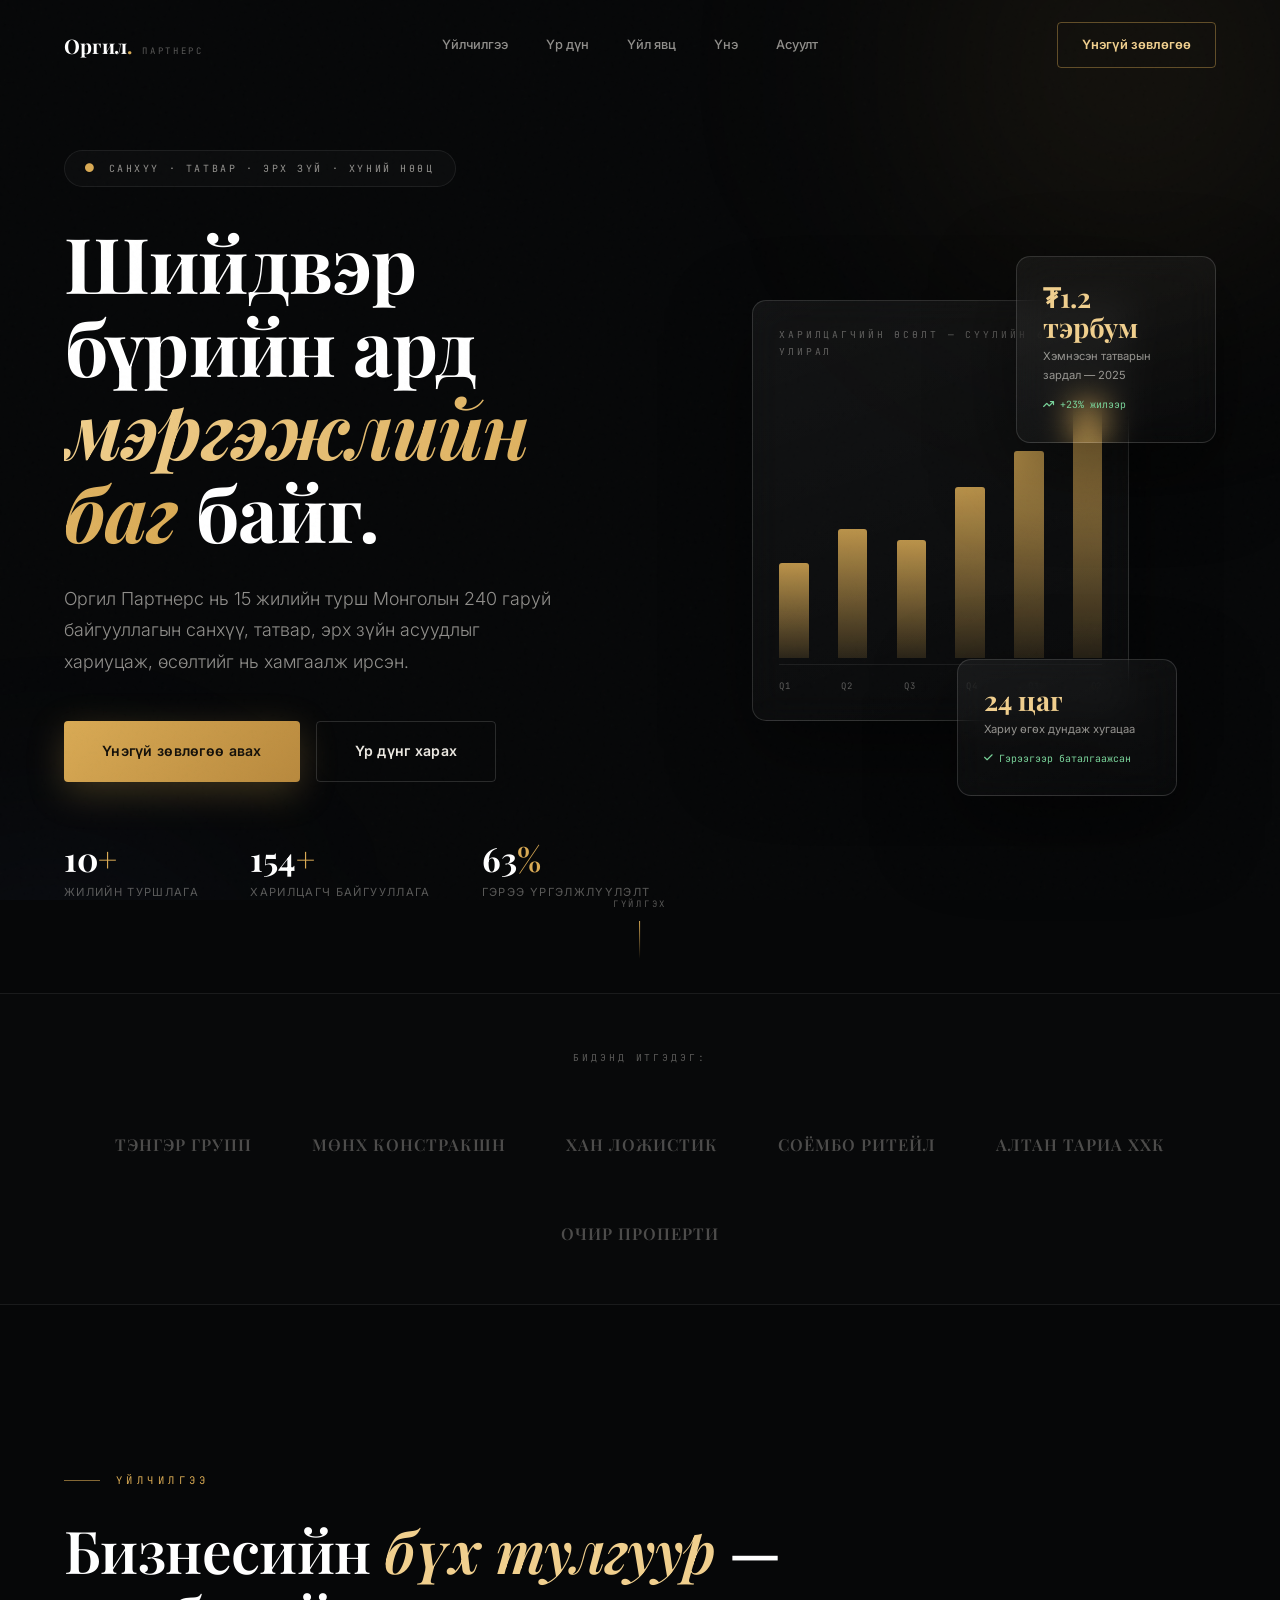
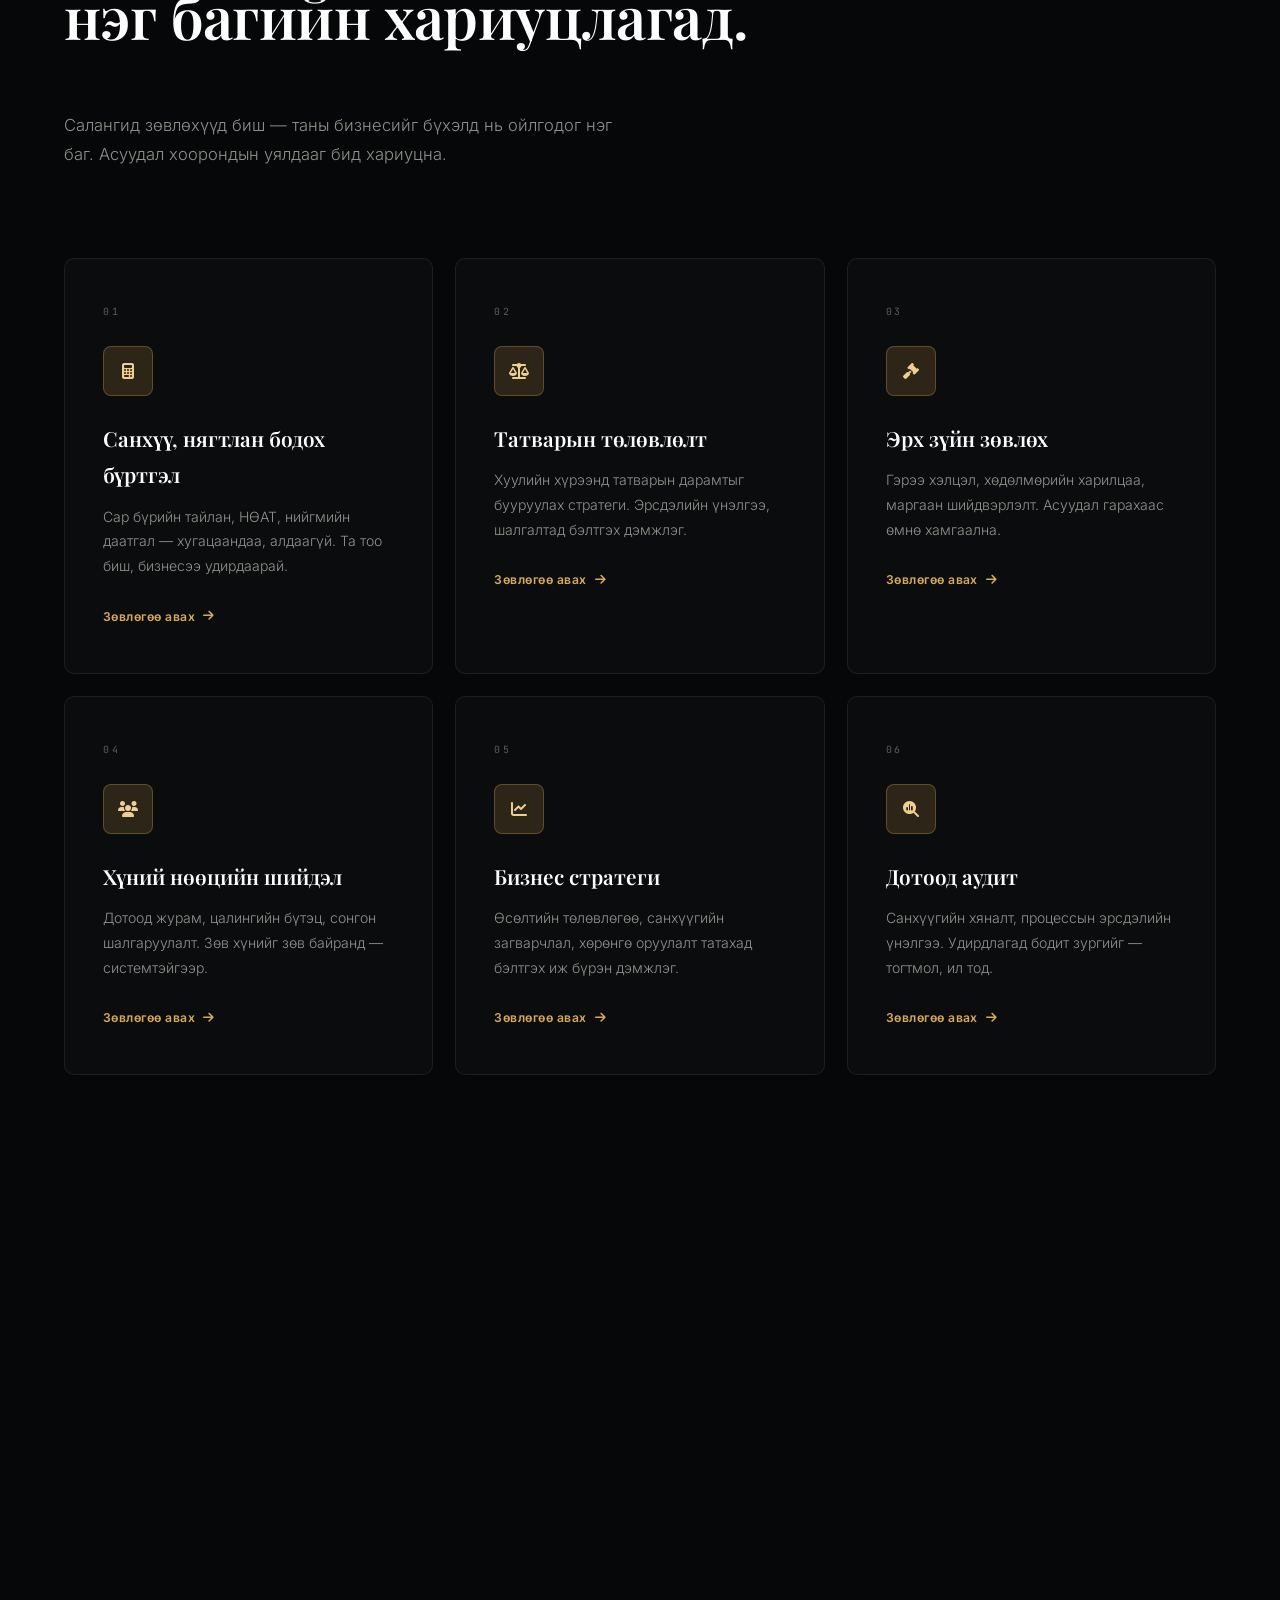
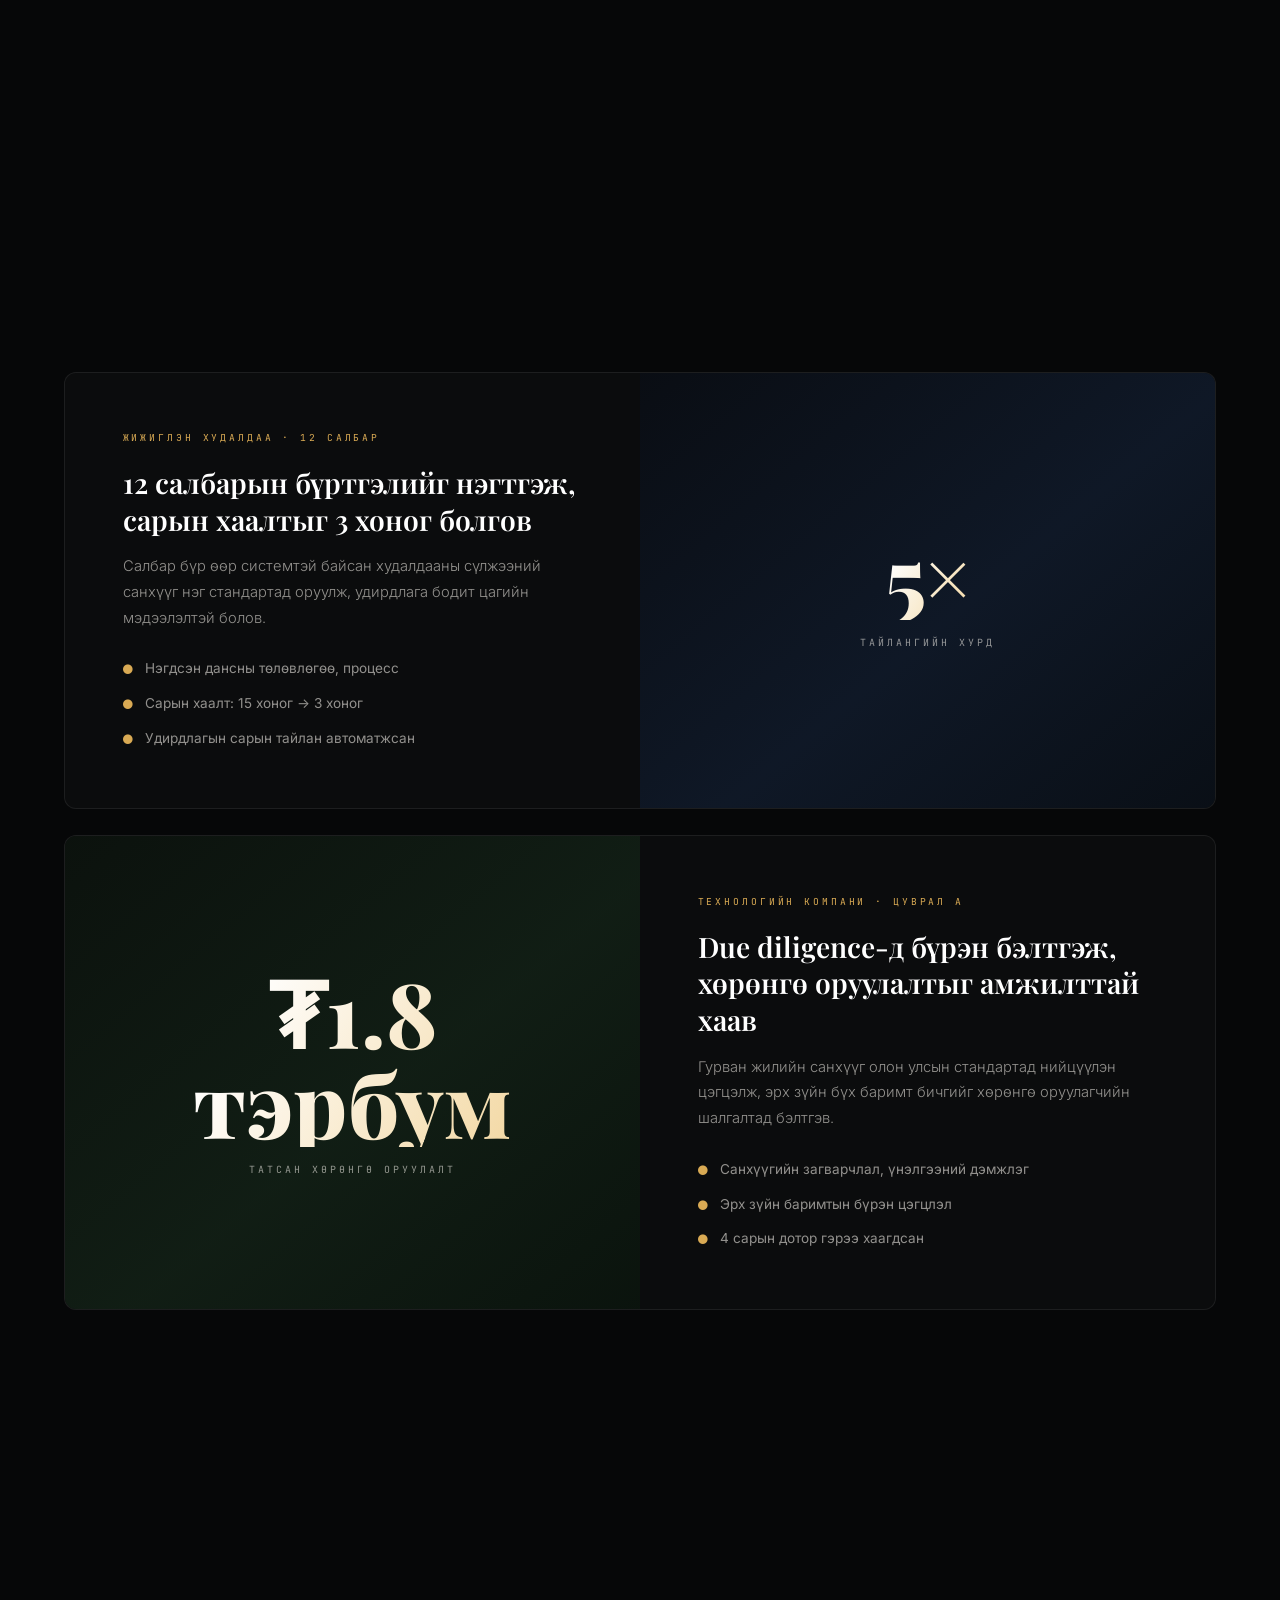
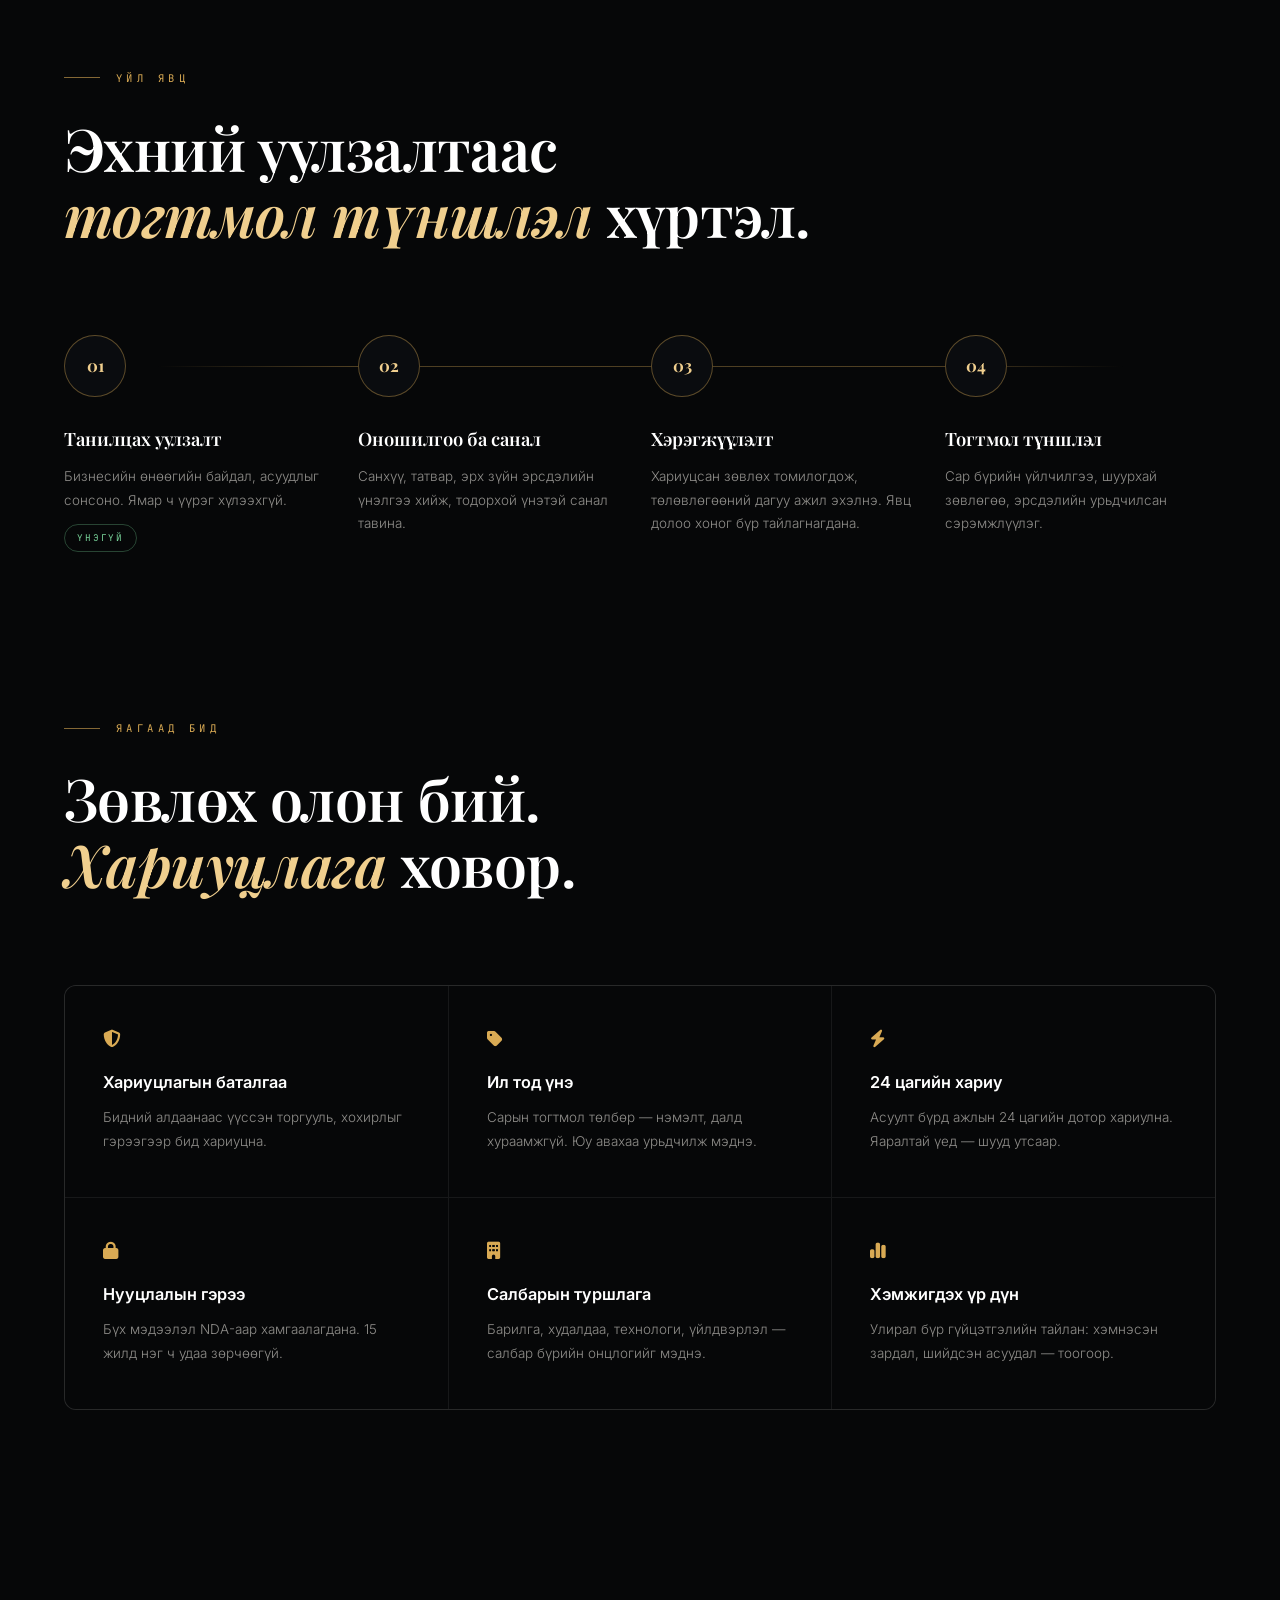
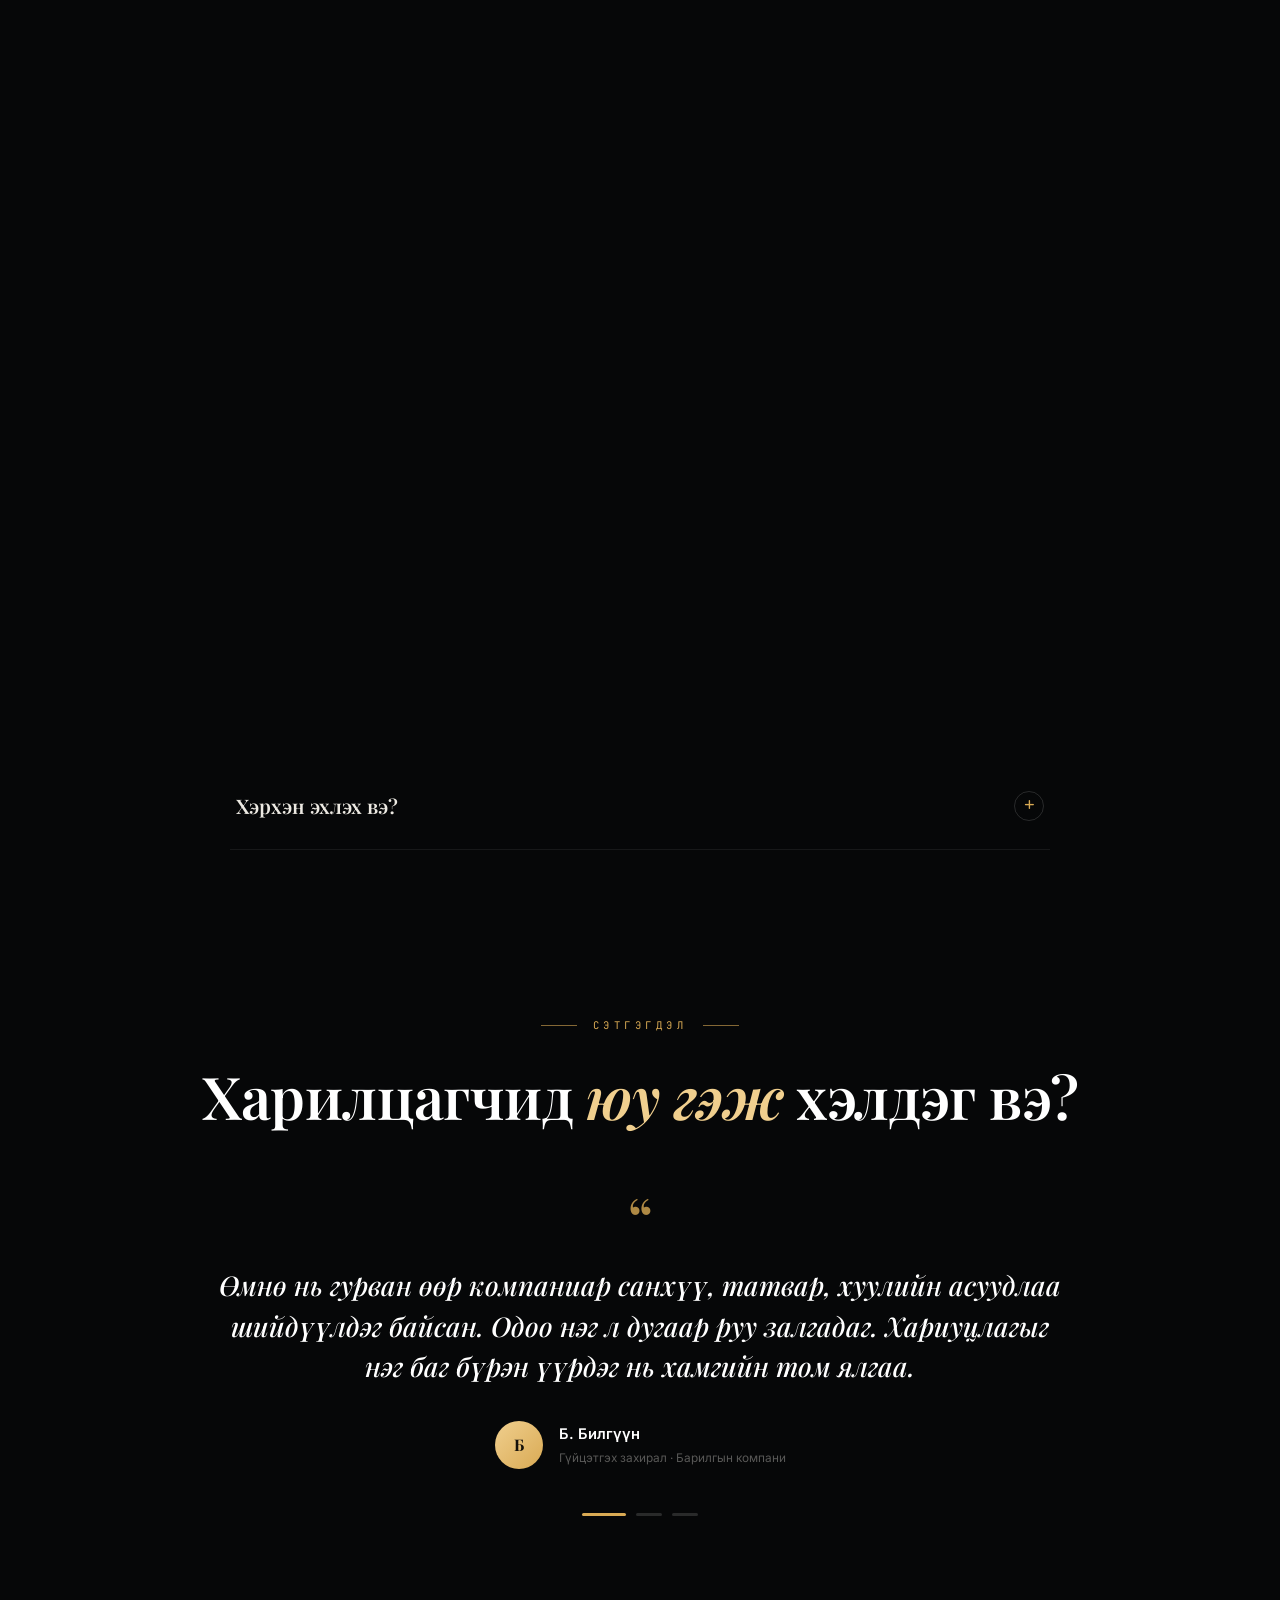
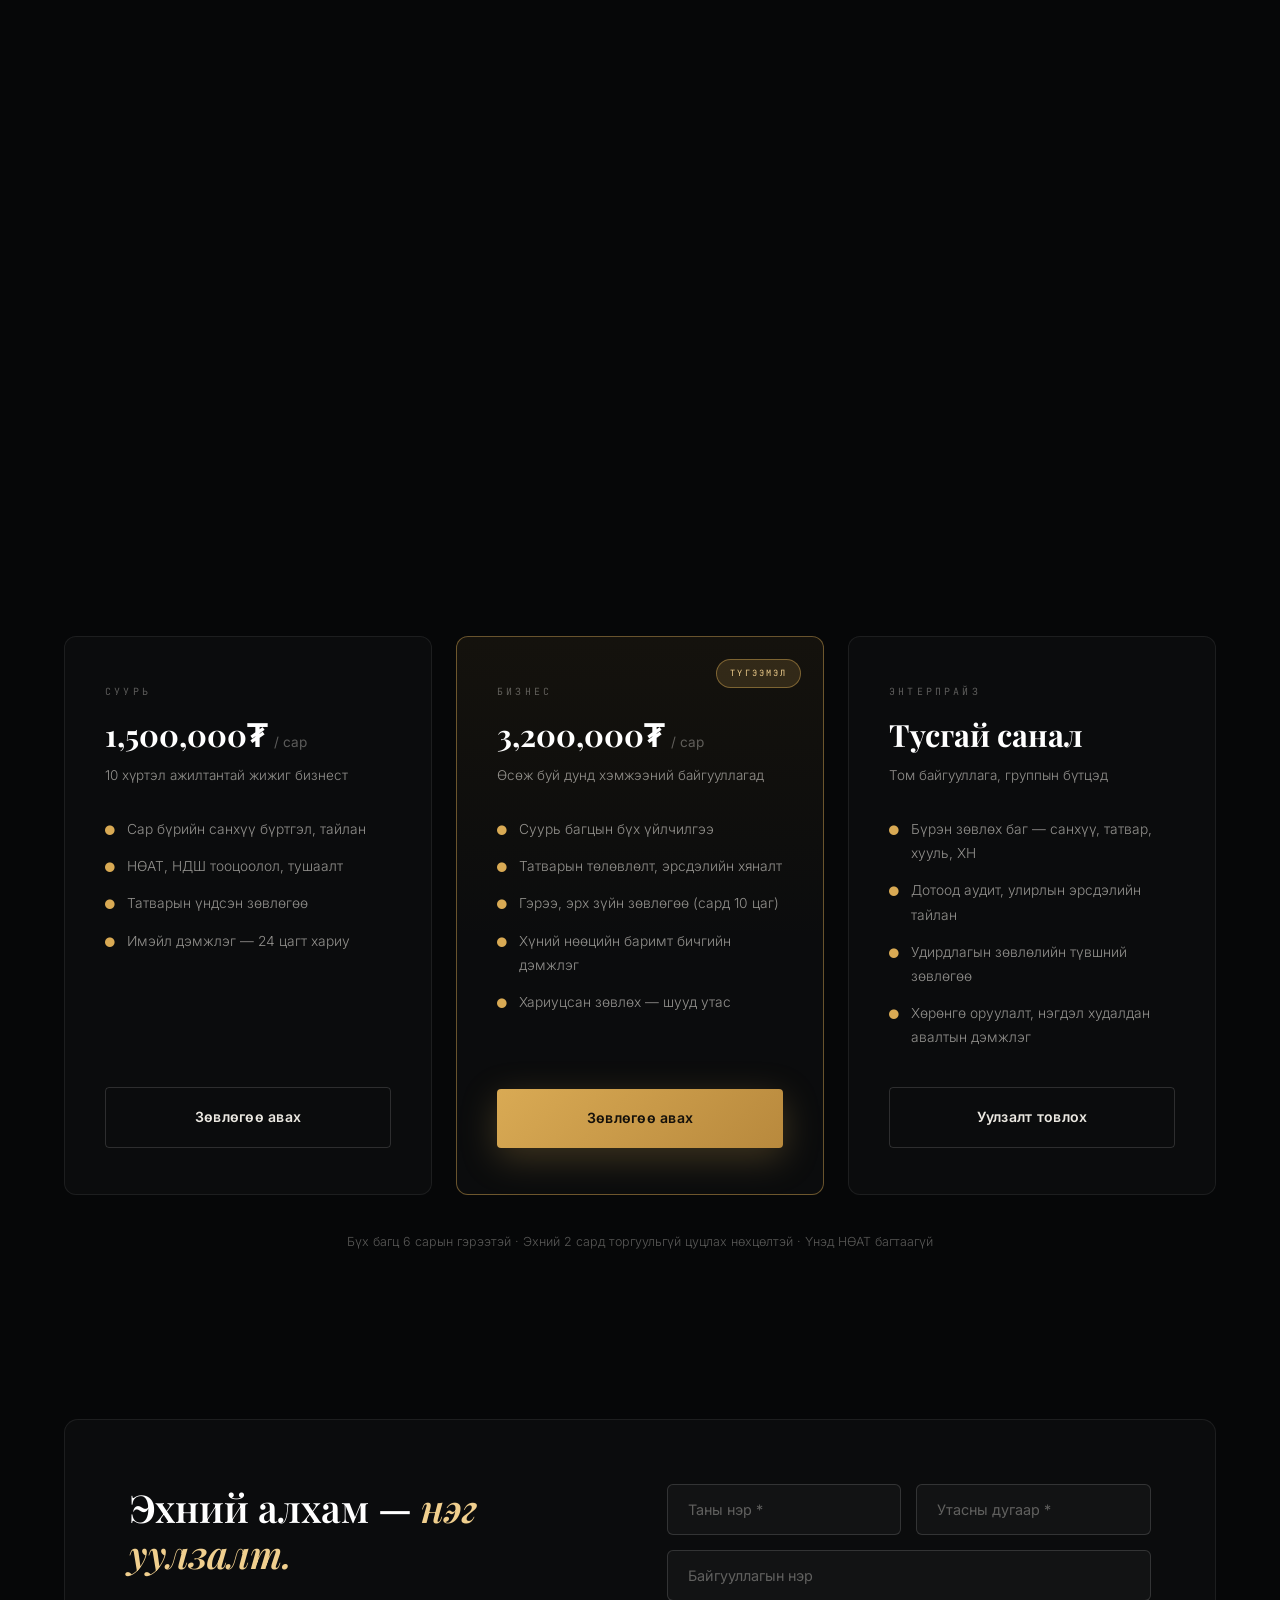
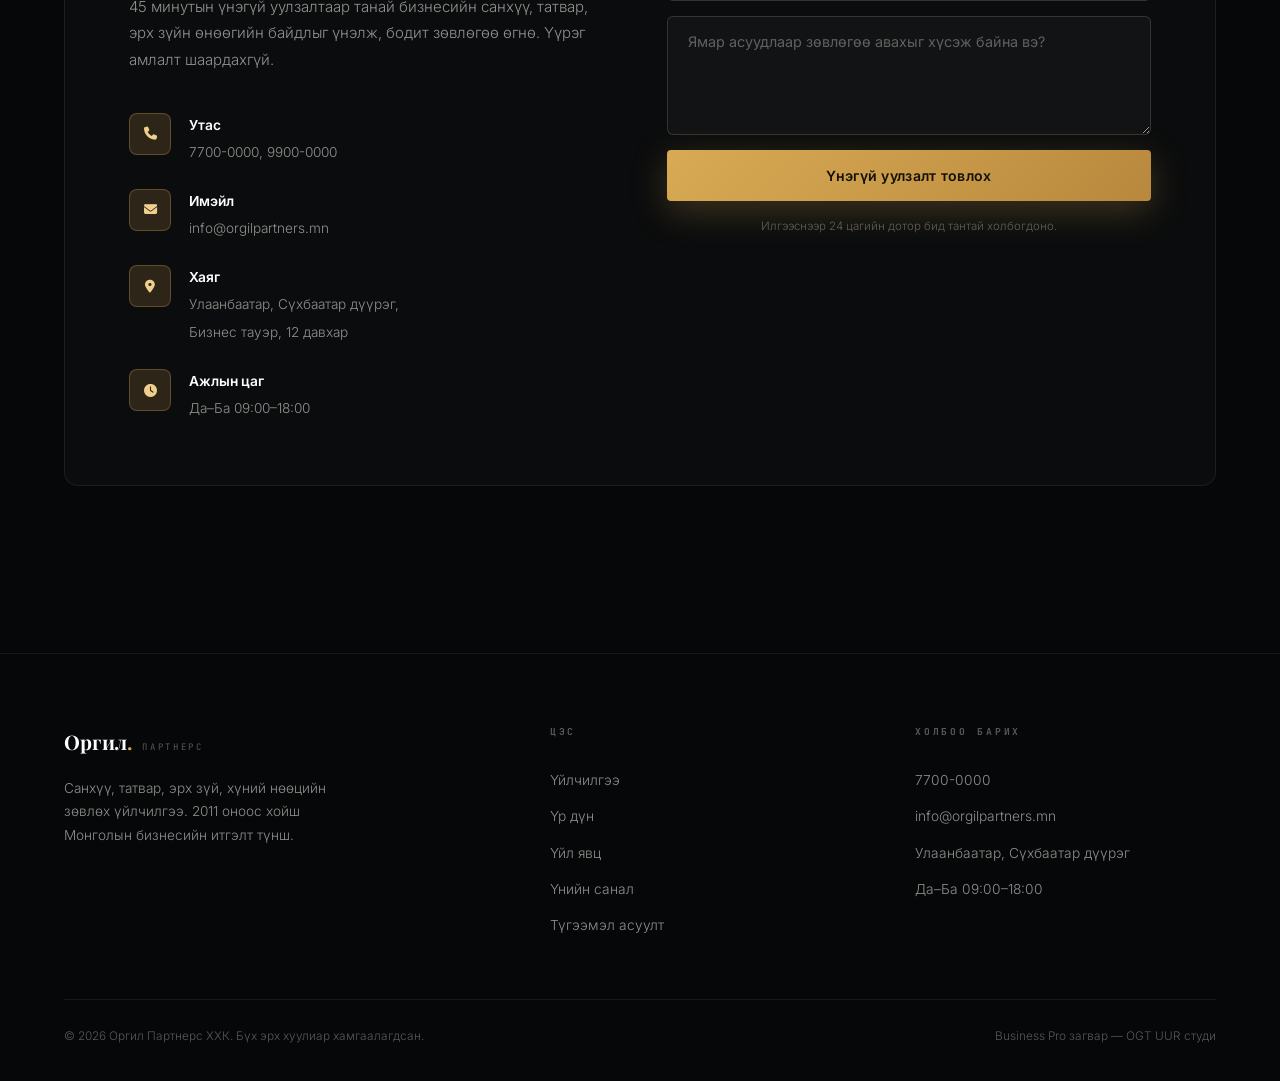
<file: business-pro/index.html>
<!DOCTYPE html>
<html lang="mn">
<head>
  <meta charset="UTF-8">
  <meta name="viewport" content="width=device-width, initial-scale=1.0">
  <title>Оргил Партнерс — Санхүү, Татвар, Эрх зүйн зөвлөх үйлчилгээ | Business Pro Template</title>
  <meta name="description" content="15+ жилийн туршлагатай зөвлөх баг. Санхүү бүртгэл, татварын төлөвлөлт, эрх зүйн зөвлөгөө, хүний нөөцийн шийдэл — нэг дороос. Үнэгүй зөвлөгөө аваарай.">
  <meta property="og:title" content="Оргил Партнерс — Бизнесийн зөвлөх үйлчилгээ">
  <meta property="og:description" content="Шийдвэр бүрийн ард мэргэжлийн баг. Санхүү, татвар, эрх зүй, хүний нөөц.">
  <meta property="og:type" content="website">
  <meta property="og:locale" content="mn_MN">
  <link rel="preconnect" href="https://fonts.googleapis.com">
  <link href="https://fonts.googleapis.com/css2?family=Playfair+Display:wght@500;600;700;800&family=Inter:wght@300;400;500;600;700&family=JetBrains+Mono:wght@400;500&display=swap" rel="stylesheet">
  <link rel="stylesheet" href="https://cdnjs.cloudflare.com/ajax/libs/font-awesome/6.5.0/css/all.min.css">
  <script type="application/ld+json">
  {
    "@context": "https://schema.org",
    "@type": "ProfessionalService",
    "name": "Оргил Партнерс",
    "description": "Санхүү, татвар, эрх зүй, хүний нөөцийн зөвлөх үйлчилгээ",
    "areaServed": { "@type": "Country", "name": "Mongolia" },
    "address": { "@type": "PostalAddress", "addressLocality": "Ulaanbaatar", "addressCountry": "MN" },
    "telephone": "+976-7700-0000",
    "priceRange": "₮₮₮"
  }
  </script>
  <style>
/* ============================================================
   BUSINESS PRO — Premium Corporate Template
   Dark luxury · Champagne gold · Serif authority
   ============================================================ */
*, *::before, *::after { margin: 0; padding: 0; box-sizing: border-box; }
html { scroll-behavior: smooth; -webkit-font-smoothing: antialiased; text-rendering: optimizeLegibility; }
:root {
  --bg: #060708;
  --bg-2: #0a0c0f;
  --panel: rgba(255,255,255,0.025);
  --panel-2: rgba(255,255,255,0.045);
  --line: rgba(255,255,255,0.07);
  --line-2: rgba(255,255,255,0.14);
  --gold: #d9aa54;
  --gold-2: #f0cf8e;
  --gold-dim: rgba(217,170,84,0.16);
  --blue: #6e8bff;
  --text: #ece9e2;
  --dim: rgba(236,233,226,0.6);
  --mute: rgba(236,233,226,0.36);
  --serif: 'Playfair Display', Georgia, serif;
  --sans: 'Inter', sans-serif;
  --mono: 'JetBrains Mono', monospace;
  --ease: cubic-bezier(0.16, 1, 0.3, 1);
  --pad: clamp(24px, 5vw, 72px);
  --sect: clamp(110px, 13vw, 190px);
}
body { font-family: var(--sans); background: var(--bg); color: var(--text); line-height: 1.75; overflow-x: hidden; }
a { color: inherit; text-decoration: none; }
img { max-width: 100%; }
::selection { background: rgba(217,170,84,0.35); color: #fff; }

/* ---- atmosphere ---- */
.atmo { position: fixed; inset: 0; z-index: -1; overflow: hidden; pointer-events: none; }
.atmo-orb { position: absolute; border-radius: 50%; filter: blur(110px); will-change: transform; }
.orb-g { width: 55vw; height: 55vw; top: -22vw; right: -16vw; background: radial-gradient(circle, rgba(217,170,84,0.10), transparent 65%); }
.orb-b { width: 48vw; height: 48vw; top: 80vh; left: -20vw; background: radial-gradient(circle, rgba(110,139,255,0.07), transparent 65%); }
.orb-g2 { width: 44vw; height: 44vw; top: 190vh; right: -14vw; background: radial-gradient(circle, rgba(217,170,84,0.06), transparent 65%); }
.grain {
  position: fixed; inset: 0; z-index: 9990; pointer-events: none; opacity: 0.5;
  background-image: url("data:image/svg+xml,%3Csvg viewBox='0 0 256 256' xmlns='http://www.w3.org/2000/svg'%3E%3Cfilter id='n'%3E%3CfeTurbulence type='fractalNoise' baseFrequency='0.85' numOctaves='3' stitchTiles='stitch'/%3E%3C/filter%3E%3Crect width='100%25' height='100%25' filter='url(%23n)' opacity='0.035'/%3E%3C/svg%3E");
}
.progress { position: fixed; top: 0; left: 0; height: 2px; width: 0; background: linear-gradient(90deg, var(--gold), var(--gold-2)); z-index: 10001; }

/* ---- reveal system ---- */
[data-r] { opacity: 0; transform: translateY(42px); transition: opacity 1s var(--ease), transform 1s var(--ease); }
[data-r="l"] { transform: translateX(-52px); }
[data-r="r"] { transform: translateX(52px); }
[data-r].in { opacity: 1; transform: none; }
@media (prefers-reduced-motion: reduce) {
  html { scroll-behavior: auto; }
  *, *::before, *::after { animation-duration: .001s !important; transition-duration: .001s !important; }
  [data-r] { opacity: 1 !important; transform: none !important; }
}

/* ---- type ---- */
.k {
  font-family: var(--mono); font-size: .66rem; letter-spacing: .42em; text-transform: uppercase;
  color: var(--gold); display: flex; align-items: center; gap: 16px; margin-bottom: 28px;
}
.k::before { content: ''; width: 36px; height: 1px; background: var(--gold); opacity: .6; }
.k.center { justify-content: center; }
.k.center::after { content: ''; width: 36px; height: 1px; background: var(--gold); opacity: .6; }
.h2 {
  font-family: var(--serif); font-weight: 600; font-size: clamp(2.2rem, 4.6vw, 3.9rem);
  line-height: 1.12; letter-spacing: -0.01em; color: #fff;
}
.h2 em { font-style: italic; color: var(--gold-2); }
.lead { font-size: clamp(.98rem, 1.3vw, 1.12rem); color: var(--dim); font-weight: 300; max-width: 560px; margin-top: 22px; }
.section { padding: var(--sect) var(--pad); position: relative; }
.wrap { max-width: 1240px; margin: 0 auto; }
.head-row { display: flex; justify-content: space-between; align-items: flex-end; gap: 40px; flex-wrap: wrap; margin-bottom: clamp(48px, 7vw, 88px); }

/* ---- buttons ---- */
.btn {
  display: inline-flex; align-items: center; justify-content: center; gap: 10px;
  padding: 17px 38px; border-radius: 4px; font-size: .88rem; font-weight: 600; letter-spacing: .02em;
  cursor: pointer; border: none; font-family: var(--sans); transition: all .45s var(--ease); position: relative;
}
.btn-gold { background: linear-gradient(135deg, var(--gold), #b8893d); color: #14100a; box-shadow: 0 10px 36px rgba(217,170,84,0.25); }
.btn-gold:hover { transform: translateY(-3px); box-shadow: 0 18px 48px rgba(217,170,84,0.4); }
.btn-line { background: transparent; color: var(--text); border: 1px solid var(--line-2); }
.btn-line:hover { border-color: rgba(217,170,84,0.6); color: var(--gold-2); transform: translateY(-3px); }
.btn-block { width: 100%; }

/* ---- nav ---- */
nav {
  position: fixed; top: 0; left: 0; right: 0; z-index: 1000;
  display: flex; align-items: center; justify-content: space-between;
  padding: 22px var(--pad); transition: all .5s var(--ease);
}
nav.on { background: rgba(6,7,8,0.82); backdrop-filter: blur(28px) saturate(1.4); -webkit-backdrop-filter: blur(28px) saturate(1.4); border-bottom: 1px solid var(--line); padding: 14px var(--pad); }
.logo { display: flex; align-items: baseline; gap: 10px; }
.logo b { font-family: var(--serif); font-size: 1.25rem; font-weight: 700; color: #fff; letter-spacing: .01em; }
.logo b span { color: var(--gold); }
.logo small { font-family: var(--mono); font-size: .56rem; letter-spacing: .3em; text-transform: uppercase; color: var(--mute); }
.nav-links { display: flex; gap: 38px; }
.nav-links a { font-size: .8rem; font-weight: 500; color: var(--dim); transition: color .3s; position: relative; padding: 4px 0; }
.nav-links a::after { content: ''; position: absolute; left: 0; bottom: 0; width: 0; height: 1px; background: var(--gold); transition: width .4s var(--ease); }
.nav-links a:hover { color: #fff; }
.nav-links a:hover::after { width: 100%; }
.nav-cta { font-size: .8rem; font-weight: 600; color: var(--gold-2); padding: 11px 24px; border: 1px solid rgba(217,170,84,0.4); border-radius: 4px; transition: all .4s; }
.nav-cta:hover { background: var(--gold-dim); }
.burger { display: none; background: none; border: none; cursor: pointer; flex-direction: column; gap: 5px; padding: 8px; }
.burger span { width: 22px; height: 1.5px; background: #fff; display: block; transition: .3s; }
.m-nav {
  position: fixed; inset: 0; z-index: 10000; background: rgba(6,7,8,0.97);
  backdrop-filter: blur(30px); -webkit-backdrop-filter: blur(30px);
  display: flex; flex-direction: column; justify-content: center; padding: 48px; gap: 6px;
  opacity: 0; pointer-events: none; transition: opacity .45s var(--ease);
}
.m-nav.open { opacity: 1; pointer-events: auto; }
.m-nav a { font-family: var(--serif); font-size: clamp(1.8rem, 7vw, 2.6rem); color: var(--dim); padding: 10px 0; transition: color .3s; }
.m-nav a:hover { color: var(--gold-2); }
.m-close { position: absolute; top: 26px; right: 26px; background: none; border: none; color: #fff; font-size: 1.5rem; cursor: pointer; }

/* ---- hero ---- */
.hero { min-height: 100vh; display: flex; align-items: center; padding: 150px var(--pad) 90px; position: relative; overflow: hidden; }
.hero-wrap { max-width: 1240px; margin: 0 auto; width: 100%; display: grid; grid-template-columns: 1.1fr .9fr; gap: clamp(48px, 6vw, 90px); align-items: center; }
.hero-badge {
  display: inline-flex; align-items: center; gap: 12px; padding: 9px 20px; border-radius: 100px;
  background: var(--panel); border: 1px solid var(--line); font-family: var(--mono);
  font-size: .62rem; letter-spacing: .26em; text-transform: uppercase; color: var(--dim); margin-bottom: 34px;
}
.hero-badge i { color: var(--gold); font-size: .55rem; }
.hero h1 {
  font-family: var(--serif); font-weight: 700; font-size: clamp(2.7rem, 6vw, 5rem);
  line-height: 1.08; letter-spacing: -0.01em; color: #fff; margin-bottom: 30px;
}
.hero h1 em { font-style: italic; background: linear-gradient(110deg, var(--gold-2), var(--gold)); -webkit-background-clip: text; background-clip: text; -webkit-text-fill-color: transparent; }
.hero-desc { font-size: clamp(1rem, 1.4vw, 1.15rem); color: var(--dim); font-weight: 300; max-width: 500px; margin-bottom: 44px; }
.hero-actions { display: flex; gap: 16px; flex-wrap: wrap; margin-bottom: 60px; }
.hero-stats { display: flex; gap: clamp(28px, 4vw, 56px); flex-wrap: wrap; }
.hstat .n { font-family: var(--serif); font-size: clamp(1.7rem, 2.6vw, 2.4rem); font-weight: 700; color: #fff; line-height: 1; }
.hstat .n i { font-style: normal; color: var(--gold); }
.hstat .l { font-size: .7rem; letter-spacing: .12em; text-transform: uppercase; color: var(--mute); margin-top: 8px; }

/* hero visual — layered KPI glass composition */
.hero-vis { position: relative; height: clamp(380px, 44vw, 540px); }
.hv-card {
  position: absolute; border-radius: 14px;
  background: linear-gradient(160deg, rgba(255,255,255,0.05), rgba(255,255,255,0.015));
  border: 1px solid var(--line-2); backdrop-filter: blur(16px); -webkit-backdrop-filter: blur(16px);
  box-shadow: 0 30px 80px rgba(0,0,0,0.5); padding: 26px; will-change: transform;
}
.hv-main { top: 8%; left: 4%; right: 18%; bottom: 14%; display: flex; flex-direction: column; }
.hv-main .t { font-family: var(--mono); font-size: .6rem; letter-spacing: .3em; text-transform: uppercase; color: var(--mute); margin-bottom: 18px; }
.hv-chart { flex: 1; display: flex; align-items: flex-end; gap: 9%; padding-bottom: 6px; border-bottom: 1px solid var(--line); }
.hv-bar { flex: 1; border-radius: 3px 3px 0 0; background: linear-gradient(180deg, rgba(217,170,84,0.85), rgba(217,170,84,0.15)); transform-origin: bottom; transform: scaleY(0); transition: transform 1.2s var(--ease); }
.hv-bar:nth-child(2) { transition-delay: .1s; } .hv-bar:nth-child(3) { transition-delay: .2s; }
.hv-bar:nth-child(4) { transition-delay: .3s; } .hv-bar:nth-child(5) { transition-delay: .4s; }
.hv-bar:nth-child(6) { transition-delay: .5s; }
.in .hv-bar { transform: scaleY(1); }
.hv-foot { display: flex; justify-content: space-between; margin-top: 14px; font-family: var(--mono); font-size: .56rem; color: var(--mute); letter-spacing: .1em; }
.hv-kpi1 { top: 0; right: 0; width: 200px; }
.hv-kpi2 { bottom: 0; right: 8%; width: 220px; }
.hv-kpi .num { font-family: var(--serif); font-size: 1.7rem; font-weight: 700; color: var(--gold-2); line-height: 1.1; }
.hv-kpi .lbl { font-size: .7rem; color: var(--dim); margin-top: 4px; }
.hv-kpi .up { display: inline-flex; align-items: center; gap: 6px; margin-top: 10px; font-size: .62rem; color: #79d49a; font-family: var(--mono); }
.hero-scroll { position: absolute; bottom: 34px; left: 50%; transform: translateX(-50%); display: flex; flex-direction: column; align-items: center; gap: 8px; font-family: var(--mono); font-size: .56rem; letter-spacing: .3em; text-transform: uppercase; color: var(--mute); }
.hero-scroll .ln { width: 1px; height: 38px; background: linear-gradient(180deg, var(--gold), transparent); animation: drop 2.4s var(--ease) infinite; }
@keyframes drop { 0% { transform: scaleY(0); transform-origin: top; } 50% { transform: scaleY(1); transform-origin: top; } 51% { transform-origin: bottom; } 100% { transform: scaleY(0); transform-origin: bottom; } }

/* ---- trust ---- */
.trust { padding: 56px var(--pad); border-top: 1px solid var(--line); border-bottom: 1px solid var(--line); background: rgba(255,255,255,0.012); }
.trust-wrap { max-width: 1240px; margin: 0 auto; display: flex; align-items: center; gap: clamp(28px, 5vw, 64px); flex-wrap: wrap; justify-content: center; }
.trust-label { font-family: var(--mono); font-size: .6rem; letter-spacing: .3em; text-transform: uppercase; color: var(--mute); flex-shrink: 0; }
.trust-logos { display: flex; gap: clamp(28px, 5vw, 60px); flex-wrap: wrap; align-items: center; justify-content: center; }
.tlogo { font-family: var(--serif); font-size: 1.02rem; font-weight: 600; letter-spacing: .06em; color: rgba(236,233,226,0.3); transition: color .4s; white-space: nowrap; }
.tlogo:hover { color: rgba(236,233,226,0.75); }

/* ---- services ---- */
.s-grid { display: grid; grid-template-columns: repeat(3, 1fr); gap: 22px; }
.s-card {
  position: relative; padding: 44px 38px; border-radius: 10px;
  background: var(--panel); border: 1px solid var(--line);
  transition: transform .55s var(--ease), border-color .4s, background .4s; overflow: hidden;
}
.s-card::before {
  content: ''; position: absolute; top: 0; left: 0; right: 0; height: 1px;
  background: linear-gradient(90deg, transparent, rgba(217,170,84,0.7), transparent);
  opacity: 0; transition: opacity .5s;
}
.s-card:hover { transform: translateY(-8px); border-color: var(--line-2); background: var(--panel-2); }
.s-card:hover::before { opacity: 1; }
.s-num { font-family: var(--mono); font-size: .62rem; letter-spacing: .26em; color: var(--mute); margin-bottom: 26px; }
.s-icon { width: 50px; height: 50px; border-radius: 8px; background: var(--gold-dim); border: 1px solid rgba(217,170,84,0.3); display: flex; align-items: center; justify-content: center; color: var(--gold-2); font-size: 1rem; margin-bottom: 24px; }
.s-card h3 { font-family: var(--serif); font-size: 1.3rem; font-weight: 600; color: #fff; margin-bottom: 12px; }
.s-card p { font-size: .88rem; color: var(--dim); font-weight: 300; margin-bottom: 22px; }
.s-link { font-size: .76rem; font-weight: 600; color: var(--gold); letter-spacing: .04em; display: inline-flex; align-items: center; gap: 8px; transition: gap .3s; }
.s-card:hover .s-link { gap: 13px; }

/* ---- case studies ---- */
.case { display: grid; grid-template-columns: 1fr 1fr; border: 1px solid var(--line); border-radius: 12px; overflow: hidden; background: var(--panel); margin-bottom: 26px; transition: border-color .4s; }
.case:hover { border-color: var(--line-2); }
.case-vis { position: relative; min-height: 300px; padding: 40px; display: flex; align-items: center; justify-content: center; overflow: hidden; }
.case:nth-child(odd) .case-vis { order: 2; }
.case-vis::before { content: ''; position: absolute; inset: 0; opacity: .9; }
.cv-1::before { background: linear-gradient(140deg, #15110a 0%, #241a0d 55%, #1a1208 100%); }
.cv-2::before { background: linear-gradient(140deg, #0a0e15 0%, #101a2a 55%, #0a1018 100%); }
.cv-3::before { background: linear-gradient(140deg, #0c130e 0%, #122016 55%, #0b150e 100%); }
.case-metric { position: relative; text-align: center; }
.case-metric .big { font-family: var(--serif); font-weight: 800; font-size: clamp(3.4rem, 7vw, 5.6rem); line-height: 1; background: linear-gradient(120deg, #fff 25%, var(--gold-2)); -webkit-background-clip: text; background-clip: text; -webkit-text-fill-color: transparent; }
.case-metric .sub { font-family: var(--mono); font-size: .62rem; letter-spacing: .3em; text-transform: uppercase; color: var(--dim); margin-top: 14px; }
.case-body { padding: clamp(36px, 4.5vw, 60px); display: flex; flex-direction: column; justify-content: center; }
.case-tag { font-family: var(--mono); font-size: .6rem; letter-spacing: .3em; text-transform: uppercase; color: var(--gold); margin-bottom: 18px; }
.case-body h3 { font-family: var(--serif); font-size: clamp(1.4rem, 2.2vw, 1.85rem); font-weight: 600; color: #fff; margin-bottom: 16px; line-height: 1.3; }
.case-body p { font-size: .92rem; color: var(--dim); font-weight: 300; margin-bottom: 26px; }
.case-points { display: flex; flex-direction: column; gap: 11px; }
.case-points span { display: flex; gap: 12px; align-items: baseline; font-size: .85rem; color: var(--dim); }
.case-points i { color: var(--gold); font-size: .6rem; }

/* ---- process ---- */
.proc-grid { display: grid; grid-template-columns: repeat(4, 1fr); gap: 22px; position: relative; }
.proc-grid::before { content: ''; position: absolute; top: 31px; left: 8%; right: 8%; height: 1px; background: linear-gradient(90deg, transparent, rgba(217,170,84,0.35) 20%, rgba(217,170,84,0.35) 80%, transparent); }
.p-step { position: relative; text-align: left; padding-top: 0; }
.p-dot {
  width: 62px; height: 62px; border-radius: 50%; position: relative; z-index: 2;
  background: var(--bg-2); border: 1px solid rgba(217,170,84,0.4);
  display: flex; align-items: center; justify-content: center;
  font-family: var(--serif); font-size: 1.05rem; font-weight: 700; color: var(--gold-2); margin-bottom: 26px;
}
.p-step h3 { font-family: var(--serif); font-size: 1.15rem; font-weight: 600; color: #fff; margin-bottom: 10px; }
.p-step p { font-size: .84rem; color: var(--dim); font-weight: 300; }
.p-step .free { display: inline-block; margin-top: 12px; font-family: var(--mono); font-size: .58rem; letter-spacing: .2em; text-transform: uppercase; color: #79d49a; border: 1px solid rgba(121,212,154,0.3); padding: 5px 12px; border-radius: 100px; }

/* ---- benefits ---- */
.b-grid { display: grid; grid-template-columns: repeat(3, 1fr); gap: 1px; background: var(--line); border: 1px solid var(--line); border-radius: 12px; overflow: hidden; }
.b-cell { background: var(--bg); padding: 44px 38px; transition: background .4s; position: relative; }
.b-cell:hover { background: var(--bg-2); }
.b-cell i.fa-solid, .b-cell i.fas { color: var(--gold); font-size: 1.1rem; margin-bottom: 20px; display: block; }
.b-cell h3 { font-size: 1.02rem; font-weight: 600; color: #fff; margin-bottom: 10px; }
.b-cell p { font-size: .84rem; color: var(--dim); font-weight: 300; }

/* ---- FAQ ---- */
.faq-wrap { max-width: 820px; margin: 0 auto; }
.faq-item { border-bottom: 1px solid var(--line); }
.faq-q {
  width: 100%; display: flex; justify-content: space-between; align-items: center; gap: 24px;
  padding: 28px 6px; background: none; border: none; cursor: pointer; text-align: left;
  font-family: var(--serif); font-size: clamp(1.02rem, 1.6vw, 1.25rem); font-weight: 600; color: var(--text);
  transition: color .3s;
}
.faq-q:hover { color: var(--gold-2); }
.faq-q .x { width: 30px; height: 30px; flex-shrink: 0; border: 1px solid var(--line-2); border-radius: 50%; display: flex; align-items: center; justify-content: center; font-size: .7rem; color: var(--gold); transition: transform .45s var(--ease), background .3s; }
.faq-item.open .faq-q .x { transform: rotate(45deg); background: var(--gold-dim); }
.faq-a { max-height: 0; overflow: hidden; transition: max-height .55s var(--ease); }
.faq-a p { padding: 0 6px 28px; font-size: .92rem; color: var(--dim); font-weight: 300; max-width: 680px; }

/* ---- testimonials ---- */
.t-stage { max-width: 880px; margin: 0 auto; position: relative; min-height: 280px; }
.t-slide { position: absolute; inset: 0; opacity: 0; transform: translateY(18px); transition: opacity .7s var(--ease), transform .7s var(--ease); pointer-events: none; text-align: center; padding: 0 16px; }
.t-slide.on { opacity: 1; transform: none; pointer-events: auto; position: relative; }
.t-mark { font-family: var(--serif); font-size: 4rem; line-height: .6; color: var(--gold); opacity: .8; display: block; margin-bottom: 26px; }
.t-slide blockquote { font-family: var(--serif); font-size: clamp(1.2rem, 2.4vw, 1.7rem); font-weight: 500; font-style: italic; color: #fff; line-height: 1.5; margin-bottom: 34px; }
.t-who { display: flex; align-items: center; justify-content: center; gap: 16px; }
.t-ava { width: 48px; height: 48px; border-radius: 50%; display: flex; align-items: center; justify-content: center; font-family: var(--serif); font-weight: 700; color: #14100a; background: linear-gradient(135deg, var(--gold-2), var(--gold)); }
.t-who .nm { font-size: .92rem; font-weight: 600; color: #fff; text-align: left; }
.t-who .rl { font-size: .74rem; color: var(--mute); text-align: left; }
.t-dots { display: flex; justify-content: center; gap: 10px; margin-top: 44px; }
.t-dot { width: 26px; height: 3px; border-radius: 100px; background: var(--line-2); border: none; cursor: pointer; transition: background .4s, width .4s; padding: 0; }
.t-dot.on { background: var(--gold); width: 44px; }

/* ---- pricing ---- */
.pr-grid { display: grid; grid-template-columns: repeat(3, 1fr); gap: 24px; align-items: stretch; }
.pr-card {
  padding: 46px 40px; border-radius: 12px; background: var(--panel); border: 1px solid var(--line);
  display: flex; flex-direction: column; position: relative; transition: transform .5s var(--ease), border-color .4s;
}
.pr-card:hover { transform: translateY(-8px); border-color: var(--line-2); }
.pr-card.hot { border-color: rgba(217,170,84,0.45); background: linear-gradient(180deg, rgba(217,170,84,0.07), var(--panel) 55%); }
.pr-flag { position: absolute; top: 22px; right: 22px; font-family: var(--mono); font-size: .54rem; letter-spacing: .24em; text-transform: uppercase; color: var(--gold-2); border: 1px solid rgba(217,170,84,0.45); padding: 6px 13px; border-radius: 100px; background: var(--gold-dim); }
.pr-name { font-family: var(--mono); font-size: .62rem; letter-spacing: .32em; text-transform: uppercase; color: var(--mute); margin-bottom: 18px; }
.pr-price { font-family: var(--serif); font-size: clamp(1.7rem, 2.4vw, 2.1rem); font-weight: 700; color: #fff; line-height: 1.1; }
.pr-price small { font-size: .85rem; font-family: var(--sans); font-weight: 400; color: var(--mute); }
.pr-desc { font-size: .84rem; color: var(--dim); font-weight: 300; margin: 12px 0 30px; }
.pr-list { list-style: none; display: flex; flex-direction: column; gap: 13px; margin-bottom: 38px; flex: 1; }
.pr-list li { display: flex; gap: 12px; align-items: baseline; font-size: .86rem; color: var(--dim); font-weight: 300; }
.pr-list i { color: var(--gold); font-size: .6rem; }
.pr-note { text-align: center; margin-top: 36px; font-size: .78rem; color: var(--mute); font-weight: 300; }

/* ---- contact ---- */
.c-wrap {
  max-width: 1240px; margin: 0 auto; display: grid; grid-template-columns: 1fr 1.05fr;
  gap: clamp(40px, 6vw, 88px); border: 1px solid var(--line); border-radius: 14px;
  background: var(--panel); padding: clamp(36px, 5vw, 70px);
}
.c-info h2 { font-family: var(--serif); font-size: clamp(1.7rem, 3vw, 2.5rem); font-weight: 600; color: #fff; line-height: 1.2; margin-bottom: 18px; }
.c-info h2 em { font-style: italic; color: var(--gold-2); }
.c-info > p { font-size: .94rem; color: var(--dim); font-weight: 300; margin-bottom: 40px; }
.c-rows { display: flex; flex-direction: column; gap: 24px; }
.c-row { display: flex; gap: 18px; align-items: flex-start; }
.c-row i { width: 42px; height: 42px; flex-shrink: 0; border-radius: 8px; background: var(--gold-dim); border: 1px solid rgba(217,170,84,0.3); color: var(--gold-2); display: flex; align-items: center; justify-content: center; font-size: .82rem; }
.c-row b { display: block; font-size: .86rem; color: #fff; font-weight: 600; }
.c-row span { font-size: .85rem; color: var(--dim); font-weight: 300; line-height: 1.6; }
.c-form { display: flex; flex-direction: column; gap: 15px; }
.c-form .duo { display: grid; grid-template-columns: 1fr 1fr; gap: 15px; }
.c-form input, .c-form textarea {
  width: 100%; padding: 16px 20px; border-radius: 6px; background: rgba(255,255,255,0.03);
  border: 1px solid var(--line-2); color: #fff; font-family: var(--sans); font-size: .9rem;
  outline: none; resize: vertical; transition: border-color .3s;
}
.c-form input:focus, .c-form textarea:focus { border-color: rgba(217,170,84,0.65); }
.c-form input::placeholder, .c-form textarea::placeholder { color: var(--mute); }
.c-sent { display: none; text-align: center; padding: 40px 0; }
.c-sent.show { display: block; }
.c-sent i { font-size: 2.2rem; color: #79d49a; margin-bottom: 16px; }
.c-sent h3 { font-family: var(--serif); font-size: 1.4rem; color: #fff; margin-bottom: 8px; }
.c-sent p { color: var(--dim); font-size: .9rem; }

/* ---- footer ---- */
footer { border-top: 1px solid var(--line); padding: 70px var(--pad) 34px; }
.f-wrap { max-width: 1240px; margin: 0 auto; display: grid; grid-template-columns: 1.4fr 1fr 1fr; gap: clamp(36px, 5vw, 72px); }
.f-brand p { font-size: .85rem; color: var(--dim); font-weight: 300; max-width: 300px; margin-top: 18px; }
.f-col h4 { font-family: var(--mono); font-size: .6rem; letter-spacing: .3em; text-transform: uppercase; color: var(--mute); margin-bottom: 22px; }
.f-col a, .f-col span { display: block; font-size: .86rem; color: var(--dim); font-weight: 300; padding: 6px 0; transition: color .3s; }
.f-col a:hover { color: var(--gold-2); }
.f-base { max-width: 1240px; margin: 56px auto 0; padding-top: 26px; border-top: 1px solid var(--line); display: flex; justify-content: space-between; gap: 14px; flex-wrap: wrap; font-size: .74rem; color: var(--mute); font-weight: 300; }

/* ---- responsive ---- */
@media (max-width: 1080px) {
  .s-grid { grid-template-columns: 1fr 1fr; }
  .b-grid { grid-template-columns: 1fr 1fr; }
  .proc-grid { grid-template-columns: 1fr 1fr; gap: 44px 22px; }
  .proc-grid::before { display: none; }
}
@media (max-width: 920px) {
  .nav-links, .nav-cta { display: none; }
  .burger { display: flex; }
  .hero-wrap { grid-template-columns: 1fr; }
  .hero-vis { max-width: 560px; }
  .case { grid-template-columns: 1fr; }
  .case:nth-child(odd) .case-vis { order: 0; }
  .case-vis { min-height: 240px; }
  .pr-grid { grid-template-columns: 1fr; max-width: 480px; margin: 0 auto; }
  .c-wrap { grid-template-columns: 1fr; }
  .f-wrap { grid-template-columns: 1fr; gap: 36px; }
}
@media (max-width: 600px) {
  .s-grid, .b-grid { grid-template-columns: 1fr; }
  .proc-grid { grid-template-columns: 1fr; }
  .hero-actions .btn { width: 100%; }
  .c-form .duo { grid-template-columns: 1fr; }
  .hero-stats { gap: 24px; }
  .hv-kpi1 { display: none; }
}
  </style>
</head>
<body>

  <div class="progress" id="prog"></div>
  <div class="atmo" aria-hidden="true">
    <div class="atmo-orb orb-g" data-sp="0.05"></div>
    <div class="atmo-orb orb-b" data-sp="-0.04"></div>
    <div class="atmo-orb orb-g2" data-sp="0.04"></div>
  </div>
  <div class="grain" aria-hidden="true"></div>

  <!-- NAV -->
  <nav id="nav" aria-label="Үндсэн цэс">
    <a href="#top" class="logo">
      <b>Оргил<span>.</span></b>
      <small>Партнерс</small>
    </a>
    <div class="nav-links">
      <a href="#services">Үйлчилгээ</a>
      <a href="#cases">Үр дүн</a>
      <a href="#process">Үйл явц</a>
      <a href="#pricing">Үнэ</a>
      <a href="#faq">Асуулт</a>
    </div>
    <a href="#contact" class="nav-cta">Үнэгүй зөвлөгөө</a>
    <button class="burger" id="burger" aria-label="Цэс нээх"><span></span><span></span><span></span></button>
  </nav>

  <div class="m-nav" id="mnav">
    <button class="m-close" id="mclose" aria-label="Цэс хаах"><i class="fas fa-times"></i></button>
    <a href="#services">Үйлчилгээ</a>
    <a href="#cases">Үр дүн</a>
    <a href="#process">Үйл явц</a>
    <a href="#pricing">Үнэ</a>
    <a href="#faq">Асуулт</a>
    <a href="#contact">Холбоо барих</a>
  </div>

  <main id="top">

  <!-- ============ HERO ============ -->
  <header class="hero">
    <div class="hero-wrap">
      <div>
        <div class="hero-badge" data-r><i class="fas fa-circle"></i> Санхүү · Татвар · Эрх зүй · Хүний нөөц</div>
        <h1 data-r>Шийдвэр бүрийн ард <em>мэргэжлийн баг</em> байг.</h1>
        <p class="hero-desc" data-r>Оргил Партнерс нь 15 жилийн турш Монголын 240 гаруй байгууллагын санхүү, татвар, эрх зүйн асуудлыг хариуцаж, өсөлтийг нь хамгаалж ирсэн.</p>
        <div class="hero-actions" data-r>
          <a href="#contact" class="btn btn-gold">Үнэгүй зөвлөгөө авах</a>
          <a href="#cases" class="btn btn-line">Үр дүнг харах</a>
        </div>
        <div class="hero-stats" data-r>
          <div class="hstat"><div class="n"><span data-cnt="15">0</span><i>+</i></div><div class="l">Жилийн туршлага</div></div>
          <div class="hstat"><div class="n"><span data-cnt="240">0</span><i>+</i></div><div class="l">Харилцагч байгууллага</div></div>
          <div class="hstat"><div class="n"><span data-cnt="98">0</span><i>%</i></div><div class="l">Гэрээ үргэлжлүүлэлт</div></div>
        </div>
      </div>
      <div class="hero-vis" data-r="r" id="heroVis">
        <div class="hv-card hv-main" data-par="14">
          <div class="t">Харилцагчийн өсөлт — сүүлийн 6 улирал</div>
          <div class="hv-chart">
            <div class="hv-bar" style="height:34%"></div>
            <div class="hv-bar" style="height:46%"></div>
            <div class="hv-bar" style="height:42%"></div>
            <div class="hv-bar" style="height:61%"></div>
            <div class="hv-bar" style="height:74%"></div>
            <div class="hv-bar" style="height:92%"></div>
          </div>
          <div class="hv-foot"><span>Q1</span><span>Q2</span><span>Q3</span><span>Q4</span><span>Q1</span><span>Q2</span></div>
        </div>
        <div class="hv-card hv-kpi hv-kpi1" data-par="30">
          <div class="num">₮1.2 тэрбум</div>
          <div class="lbl">Хэмнэсэн татварын зардал — 2025</div>
          <span class="up"><i class="fas fa-arrow-trend-up"></i> +23% жилээр</span>
        </div>
        <div class="hv-card hv-kpi hv-kpi2" data-par="22">
          <div class="num">24 цаг</div>
          <div class="lbl">Хариу өгөх дундаж хугацаа</div>
          <span class="up"><i class="fas fa-check"></i> Гэрээгээр баталгаажсан</span>
        </div>
      </div>
    </div>
    <div class="hero-scroll" aria-hidden="true">Гүйлгэх<span class="ln"></span></div>
  </header>

  <!-- ============ TRUST ============ -->
  <section class="trust" aria-label="Харилцагч байгууллагууд">
    <div class="trust-wrap" data-r>
      <span class="trust-label">Бидэнд итгэдэг:</span>
      <div class="trust-logos">
        <span class="tlogo">ТЭНГЭР ГРУПП</span>
        <span class="tlogo">МӨНХ КОНСТРАКШН</span>
        <span class="tlogo">ХАН ЛОЖИСТИК</span>
        <span class="tlogo">СОЁМБО РИТЕЙЛ</span>
        <span class="tlogo">АЛТАН ТАРИА ХХК</span>
        <span class="tlogo">ОЧИР ПРОПЕРТИ</span>
      </div>
    </div>
  </section>

  <!-- ============ SERVICES ============ -->
  <section class="section" id="services">
    <div class="wrap">
      <div class="head-row">
        <div>
          <div class="k" data-r>Үйлчилгээ</div>
          <h2 class="h2" data-r>Бизнесийн <em>бүх тулгуур</em> —<br>нэг багийн хариуцлагад.</h2>
        </div>
        <p class="lead" data-r>Салангид зөвлөхүүд биш — таны бизнесийг бүхэлд нь ойлгодог нэг баг. Асуудал хоорондын уялдааг бид хариуцна.</p>
      </div>
      <div class="s-grid">
        <article class="s-card" data-r>
          <div class="s-num">01</div>
          <div class="s-icon"><i class="fas fa-calculator"></i></div>
          <h3>Санхүү, нягтлан бодох бүртгэл</h3>
          <p>Сар бүрийн тайлан, НӨАТ, нийгмийн даатгал — хугацаандаа, алдаагүй. Та тоо биш, бизнесээ удирдаарай.</p>
          <a href="#contact" class="s-link">Зөвлөгөө авах <i class="fas fa-arrow-right"></i></a>
        </article>
        <article class="s-card" data-r>
          <div class="s-num">02</div>
          <div class="s-icon"><i class="fas fa-scale-balanced"></i></div>
          <h3>Татварын төлөвлөлт</h3>
          <p>Хуулийн хүрээнд татварын дарамтыг бууруулах стратеги. Эрсдэлийн үнэлгээ, шалгалтад бэлтгэх дэмжлэг.</p>
          <a href="#contact" class="s-link">Зөвлөгөө авах <i class="fas fa-arrow-right"></i></a>
        </article>
        <article class="s-card" data-r>
          <div class="s-num">03</div>
          <div class="s-icon"><i class="fas fa-gavel"></i></div>
          <h3>Эрх зүйн зөвлөх</h3>
          <p>Гэрээ хэлцэл, хөдөлмөрийн харилцаа, маргаан шийдвэрлэлт. Асуудал гарахаас өмнө хамгаална.</p>
          <a href="#contact" class="s-link">Зөвлөгөө авах <i class="fas fa-arrow-right"></i></a>
        </article>
        <article class="s-card" data-r>
          <div class="s-num">04</div>
          <div class="s-icon"><i class="fas fa-users"></i></div>
          <h3>Хүний нөөцийн шийдэл</h3>
          <p>Дотоод журам, цалингийн бүтэц, сонгон шалгаруулалт. Зөв хүнийг зөв байранд — системтэйгээр.</p>
          <a href="#contact" class="s-link">Зөвлөгөө авах <i class="fas fa-arrow-right"></i></a>
        </article>
        <article class="s-card" data-r>
          <div class="s-num">05</div>
          <div class="s-icon"><i class="fas fa-chart-line"></i></div>
          <h3>Бизнес стратеги</h3>
          <p>Өсөлтийн төлөвлөгөө, санхүүгийн загварчлал, хөрөнгө оруулалт татахад бэлтгэх иж бүрэн дэмжлэг.</p>
          <a href="#contact" class="s-link">Зөвлөгөө авах <i class="fas fa-arrow-right"></i></a>
        </article>
        <article class="s-card" data-r>
          <div class="s-num">06</div>
          <div class="s-icon"><i class="fas fa-magnifying-glass-chart"></i></div>
          <h3>Дотоод аудит</h3>
          <p>Санхүүгийн хяналт, процессын эрсдэлийн үнэлгээ. Удирдлагад бодит зургийг — тогтмол, ил тод.</p>
          <a href="#contact" class="s-link">Зөвлөгөө авах <i class="fas fa-arrow-right"></i></a>
        </article>
      </div>
    </div>
  </section>

  <!-- ============ CASE STUDIES ============ -->
  <section class="section" id="cases" style="padding-top:0">
    <div class="wrap">
      <div class="head-row">
        <div>
          <div class="k" data-r>Үр дүн</div>
          <h2 class="h2" data-r>Бид амлалт биш,<br><em>тоо</em> ярьдаг.</h2>
        </div>
        <p class="lead" data-r>Харилцагч бүрийн төсөл хэмжигдэхүйц үр дүнгээр дуусдаг. Доорх кейсүүд — бодит гэрээний үр дүн.</p>
      </div>

      <article class="case" data-r>
        <div class="case-vis cv-1"><div class="case-metric"><div class="big">−23%</div><div class="sub">Татварын зардал / жил</div></div></div>
        <div class="case-body">
          <div class="case-tag">Барилгын салбар · 180 ажилтан</div>
          <h3>Татварын бүтцийг өөрчилж, жилд 340 сая ₮ хэмнэв</h3>
          <p>Томоохон барилгын компанийн худалдан авалт, туслан гүйцэтгэгчийн гэрээний бүтцийг шинэчилж, хуулийн хүрээнд татварын дарамтыг бууруулав.</p>
          <div class="case-points">
            <span><i class="fas fa-circle"></i> Гэрээний бүтцийн иж бүрэн шинэчлэл</span>
            <span><i class="fas fa-circle"></i> Татварын шалгалтад зөрчилгүй тэнцсэн</span>
            <span><i class="fas fa-circle"></i> 3 жилийн турш үргэлжилж буй гэрээ</span>
          </div>
        </div>
      </article>

      <article class="case" data-r>
        <div class="case-vis cv-2"><div class="case-metric"><div class="big">5×</div><div class="sub">Тайлангийн хурд</div></div></div>
        <div class="case-body">
          <div class="case-tag">Жижиглэн худалдаа · 12 салбар</div>
          <h3>12 салбарын бүртгэлийг нэгтгэж, сарын хаалтыг 3 хоног болгов</h3>
          <p>Салбар бүр өөр системтэй байсан худалдааны сүлжээний санхүүг нэг стандартад оруулж, удирдлага бодит цагийн мэдээлэлтэй болов.</p>
          <div class="case-points">
            <span><i class="fas fa-circle"></i> Нэгдсэн дансны төлөвлөгөө, процесс</span>
            <span><i class="fas fa-circle"></i> Сарын хаалт: 15 хоног → 3 хоног</span>
            <span><i class="fas fa-circle"></i> Удирдлагын сарын тайлан автоматжсан</span>
          </div>
        </div>
      </article>

      <article class="case" data-r>
        <div class="case-vis cv-3"><div class="case-metric"><div class="big">₮1.8 тэрбум</div><div class="sub">Татсан хөрөнгө оруулалт</div></div></div>
        <div class="case-body">
          <div class="case-tag">Технологийн компани · Цуврал A</div>
          <h3>Due diligence-д бүрэн бэлтгэж, хөрөнгө оруулалтыг амжилттай хаав</h3>
          <p>Гурван жилийн санхүүг олон улсын стандартад нийцүүлэн цэгцэлж, эрх зүйн бүх баримт бичгийг хөрөнгө оруулагчийн шалгалтад бэлтгэв.</p>
          <div class="case-points">
            <span><i class="fas fa-circle"></i> Санхүүгийн загварчлал, үнэлгээний дэмжлэг</span>
            <span><i class="fas fa-circle"></i> Эрх зүйн баримтын бүрэн цэгцлэл</span>
            <span><i class="fas fa-circle"></i> 4 сарын дотор гэрээ хаагдсан</span>
          </div>
        </div>
      </article>
    </div>
  </section>

  <!-- ============ PROCESS ============ -->
  <section class="section" id="process">
    <div class="wrap">
      <div class="head-row">
        <div>
          <div class="k" data-r>Үйл явц</div>
          <h2 class="h2" data-r>Эхний уулзалтаас<br><em>тогтмол түншлэл</em> хүртэл.</h2>
        </div>
      </div>
      <div class="proc-grid">
        <div class="p-step" data-r>
          <div class="p-dot">01</div>
          <h3>Танилцах уулзалт</h3>
          <p>Бизнесийн өнөөгийн байдал, асуудлыг сонсоно. Ямар ч үүрэг хүлээхгүй.</p>
          <span class="free">Үнэгүй</span>
        </div>
        <div class="p-step" data-r>
          <div class="p-dot">02</div>
          <h3>Оношилгоо ба санал</h3>
          <p>Санхүү, татвар, эрх зүйн эрсдэлийн үнэлгээ хийж, тодорхой үнэтэй санал тавина.</p>
        </div>
        <div class="p-step" data-r>
          <div class="p-dot">03</div>
          <h3>Хэрэгжүүлэлт</h3>
          <p>Хариуцсан зөвлөх томилогдож, төлөвлөгөөний дагуу ажил эхэлнэ. Явц долоо хоног бүр тайлагнагдана.</p>
        </div>
        <div class="p-step" data-r>
          <div class="p-dot">04</div>
          <h3>Тогтмол түншлэл</h3>
          <p>Сар бүрийн үйлчилгээ, шуурхай зөвлөгөө, эрсдэлийн урьдчилсан сэрэмжлүүлэг.</p>
        </div>
      </div>
    </div>
  </section>

  <!-- ============ BENEFITS ============ -->
  <section class="section" id="benefits" style="padding-top:0">
    <div class="wrap">
      <div class="head-row">
        <div>
          <div class="k" data-r>Яагаад бид</div>
          <h2 class="h2" data-r>Зөвлөх олон бий.<br><em>Хариуцлага</em> ховор.</h2>
        </div>
      </div>
      <div class="b-grid" data-r>
        <div class="b-cell"><i class="fas fa-shield-halved"></i><h3>Хариуцлагын баталгаа</h3><p>Бидний алдаанаас үүссэн торгууль, хохирлыг гэрээгээр бид хариуцна.</p></div>
        <div class="b-cell"><i class="fas fa-tag"></i><h3>Ил тод үнэ</h3><p>Сарын тогтмол төлбөр — нэмэлт, далд хураамжгүй. Юу авахаа урьдчилж мэднэ.</p></div>
        <div class="b-cell"><i class="fas fa-bolt"></i><h3>24 цагийн хариу</h3><p>Асуулт бүрд ажлын 24 цагийн дотор хариулна. Яаралтай үед — шууд утсаар.</p></div>
        <div class="b-cell"><i class="fas fa-lock"></i><h3>Нууцлалын гэрээ</h3><p>Бүх мэдээлэл NDA-аар хамгаалагдана. 15 жилд нэг ч удаа зөрчөөгүй.</p></div>
        <div class="b-cell"><i class="fas fa-building"></i><h3>Салбарын туршлага</h3><p>Барилга, худалдаа, технологи, үйлдвэрлэл — салбар бүрийн онцлогийг мэднэ.</p></div>
        <div class="b-cell"><i class="fas fa-chart-simple"></i><h3>Хэмжигдэх үр дүн</h3><p>Улирал бүр гүйцэтгэлийн тайлан: хэмнэсэн зардал, шийдсэн асуудал — тоогоор.</p></div>
      </div>
    </div>
  </section>

  <!-- ============ FAQ ============ -->
  <section class="section" id="faq">
    <div class="wrap">
      <div class="k center" data-r>Түгээмэл асуулт</div>
      <h2 class="h2" style="text-align:center; margin-bottom: clamp(40px,6vw,72px)" data-r>Эргэлзээгээ <em>эндээс</em> шийдээрэй.</h2>
      <div class="faq-wrap">
        <div class="faq-item" data-r>
          <button class="faq-q" aria-expanded="false">Үйлчилгээний үнэ хэрхэн тогтдог вэ?<span class="x"><i class="fas fa-plus"></i></span></button>
          <div class="faq-a"><p>Танай байгууллагын гүйлгээний хэмжээ, ажилтны тоо, салбарын онцлогоос хамаарч сарын тогтмол төлбөр тогтоно. Эхний уулзалтын дараа бичгээр, задаргаатай үнийн санал өгдөг — далд хураамж байхгүй.</p></div>
        </div>
        <div class="faq-item" data-r>
          <button class="faq-q" aria-expanded="false">Жижиг бизнестэй ажилладаг уу?<span class="x"><i class="fas fa-plus"></i></span></button>
          <div class="faq-a"><p>Тийм. Харилцагчдын маань гуравны нэг нь 10 хүртэлх ажилтантай компаниуд. Жижиг бизнест зориулсан "Суурь" багц нь яг хэрэгтэй үйлчилгээг л багтаасан, илүүдэлгүй бүтэцтэй.</p></div>
        </div>
        <div class="faq-item" data-r>
          <button class="faq-q" aria-expanded="false">Гэрээний доод хугацаа байдаг уу?<span class="x"><i class="fas fa-plus"></i></span></button>
          <div class="faq-a"><p>Сарын үйлчилгээний гэрээ 6 сарын доод хугацаатай. Гэхдээ эхний 2 сард үр дүнд сэтгэл ханамжгүй бол торгуульгүйгээр цуцлах эрхийг гэрээнд тусгадаг — эрсдэл бидний талд.</p></div>
        </div>
        <div class="faq-item" data-r>
          <button class="faq-q" aria-expanded="false">Манай мэдээллийн нууцлал хэрхэн хамгаалагдах вэ?<span class="x"><i class="fas fa-plus"></i></span></button>
          <div class="faq-a"><p>Гэрээ байгуулахаас өмнө нууцлалын гэрээ (NDA) байгуулна. Мэдээлэлд зөвхөн танай багт томилогдсон зөвлөхүүд хандана. 15 жилийн хугацаанд нууцлалын нэг ч зөрчил гаргаагүй.</p></div>
        </div>
        <div class="faq-item" data-r>
          <button class="faq-q" aria-expanded="false">Одоо нягтлантай, гэхдээ зөвлөгөө л хэрэгтэй бол?<span class="x"><i class="fas fa-plus"></i></span></button>
          <div class="faq-a"><p>Болно. Дотоод багтай нь хамтран ажиллах "зөвлөх" хэлбэр түгээмэл — танай нягтлан өдөр тутмын бүртгэлээ хийж, бид татварын төлөвлөлт, эрсдэлийн хяналт, төвөгтэй асуудлыг хариуцна.</p></div>
        </div>
        <div class="faq-item" data-r>
          <button class="faq-q" aria-expanded="false">Хэрхэн эхлэх вэ?<span class="x"><i class="fas fa-plus"></i></span></button>
          <div class="faq-a"><p>Доорх маягтаар эсвэл утсаар холбогдоход л хангалттай. 24 цагийн дотор эргэн холбогдож, үнэгүй танилцах уулзалтын цаг тохирно. Уулзалт 45 минут — танай асуудлыг сонсоод, бодит зөвлөгөө өгнө.</p></div>
        </div>
      </div>
    </div>
  </section>

  <!-- ============ TESTIMONIALS ============ -->
  <section class="section" id="testimonials" style="padding-top:0">
    <div class="wrap">
      <div class="k center" data-r>Сэтгэгдэл</div>
      <h2 class="h2" style="text-align:center; margin-bottom: clamp(40px,6vw,72px)" data-r>Харилцагчид <em>юу гэж</em> хэлдэг вэ?</h2>
      <div class="t-stage" data-r>
        <div class="t-slide on">
          <span class="t-mark">“</span>
          <blockquote>Өмнө нь гурван өөр компаниар санхүү, татвар, хуулийн асуудлаа шийдүүлдэг байсан. Одоо нэг л дугаар руу залгадаг. Хариуцлагыг нэг баг бүрэн үүрдэг нь хамгийн том ялгаа.</blockquote>
          <div class="t-who">
            <div class="t-ava">Б</div>
            <div><div class="nm">Б. Билгүүн</div><div class="rl">Гүйцэтгэх захирал · Барилгын компани</div></div>
          </div>
        </div>
        <div class="t-slide">
          <span class="t-mark">“</span>
          <blockquote>Татварын шалгалтад анх удаа айдасгүй орлоо. Бүх баримт цэгцтэй, бүх асуултад хариулт бэлэн байсан. Энэ амар амгалан мөнгөөр хэмжигдэхгүй.</blockquote>
          <div class="t-who">
            <div class="t-ava">О</div>
            <div><div class="nm">О. Оюунчимэг</div><div class="rl">Санхүү хариуцсан захирал · Худалдааны сүлжээ</div></div>
          </div>
        </div>
        <div class="t-slide">
          <span class="t-mark">“</span>
          <blockquote>Хөрөнгө оруулалт татах гэж байгаа компани бүрд Оргилийн багийг санал болгоно. Due diligence-ийн үеэр хөрөнгө оруулагч маань "ийм цэгцтэй санхүү ховор" гэж хэлсэн.</blockquote>
          <div class="t-who">
            <div class="t-ava">Т</div>
            <div><div class="nm">Т. Тэмүүжин</div><div class="rl">Үүсгэн байгуулагч · Технологийн стартап</div></div>
          </div>
        </div>
        <div class="t-dots" role="tablist" aria-label="Сэтгэгдэл сонгох">
          <button class="t-dot on" data-i="0" aria-label="Сэтгэгдэл 1"></button>
          <button class="t-dot" data-i="1" aria-label="Сэтгэгдэл 2"></button>
          <button class="t-dot" data-i="2" aria-label="Сэтгэгдэл 3"></button>
        </div>
      </div>
    </div>
  </section>

  <!-- ============ PRICING ============ -->
  <section class="section" id="pricing">
    <div class="wrap">
      <div class="head-row">
        <div>
          <div class="k" data-r>Үнийн санал</div>
          <h2 class="h2" data-r>Тогтмол төлбөр.<br><em>Тогтмол</em> амар амгалан.</h2>
        </div>
        <p class="lead" data-r>Цагийн хөлс биш — сарын тогтмол үйлчилгээ. Төсвөө урьдчилж мэдэж, гэнэтийн нэхэмжлэхээс ангид байгаарай.</p>
      </div>
      <div class="pr-grid">
        <div class="pr-card" data-r>
          <div class="pr-name">Суурь</div>
          <div class="pr-price">1,500,000₮ <small>/ сар</small></div>
          <p class="pr-desc">10 хүртэл ажилтантай жижиг бизнест</p>
          <ul class="pr-list">
            <li><i class="fas fa-circle"></i> Сар бүрийн санхүү бүртгэл, тайлан</li>
            <li><i class="fas fa-circle"></i> НӨАТ, НДШ тооцоолол, тушаалт</li>
            <li><i class="fas fa-circle"></i> Татварын үндсэн зөвлөгөө</li>
            <li><i class="fas fa-circle"></i> Имэйл дэмжлэг — 24 цагт хариу</li>
          </ul>
          <a href="#contact" class="btn btn-line btn-block">Зөвлөгөө авах</a>
        </div>
        <div class="pr-card hot" data-r>
          <div class="pr-flag">Түгээмэл</div>
          <div class="pr-name">Бизнес</div>
          <div class="pr-price">3,200,000₮ <small>/ сар</small></div>
          <p class="pr-desc">Өсөж буй дунд хэмжээний байгууллагад</p>
          <ul class="pr-list">
            <li><i class="fas fa-circle"></i> Суурь багцын бүх үйлчилгээ</li>
            <li><i class="fas fa-circle"></i> Татварын төлөвлөлт, эрсдэлийн хяналт</li>
            <li><i class="fas fa-circle"></i> Гэрээ, эрх зүйн зөвлөгөө (сард 10 цаг)</li>
            <li><i class="fas fa-circle"></i> Хүний нөөцийн баримт бичгийн дэмжлэг</li>
            <li><i class="fas fa-circle"></i> Хариуцсан зөвлөх — шууд утас</li>
          </ul>
          <a href="#contact" class="btn btn-gold btn-block">Зөвлөгөө авах</a>
        </div>
        <div class="pr-card" data-r>
          <div class="pr-name">Энтерпрайз</div>
          <div class="pr-price">Тусгай санал</div>
          <p class="pr-desc">Том байгууллага, группын бүтцэд</p>
          <ul class="pr-list">
            <li><i class="fas fa-circle"></i> Бүрэн зөвлөх баг — санхүү, татвар, хууль, ХН</li>
            <li><i class="fas fa-circle"></i> Дотоод аудит, улирлын эрсдэлийн тайлан</li>
            <li><i class="fas fa-circle"></i> Удирдлагын зөвлөлийн түвшний зөвлөгөө</li>
            <li><i class="fas fa-circle"></i> Хөрөнгө оруулалт, нэгдэл худалдан авалтын дэмжлэг</li>
          </ul>
          <a href="#contact" class="btn btn-line btn-block">Уулзалт товлох</a>
        </div>
      </div>
      <p class="pr-note" data-r>Бүх багц 6 сарын гэрээтэй · Эхний 2 сард торгуульгүй цуцлах нөхцөлтэй · Үнэд НӨАТ багтаагүй</p>
    </div>
  </section>

  <!-- ============ CONTACT ============ -->
  <section class="section" id="contact" style="padding-top:0">
    <div class="c-wrap" data-r>
      <div class="c-info">
        <h2>Эхний алхам — <em>нэг уулзалт.</em></h2>
        <p>45 минутын үнэгүй уулзалтаар танай бизнесийн санхүү, татвар, эрх зүйн өнөөгийн байдлыг үнэлж, бодит зөвлөгөө өгнө. Үүрэг амлалт шаардахгүй.</p>
        <div class="c-rows">
          <div class="c-row"><i class="fas fa-phone"></i><div><b>Утас</b><span>7700-0000, 9900-0000</span></div></div>
          <div class="c-row"><i class="fas fa-envelope"></i><div><b>Имэйл</b><span>info@orgilpartners.mn</span></div></div>
          <div class="c-row"><i class="fas fa-location-dot"></i><div><b>Хаяг</b><span>Улаанбаатар, Сүхбаатар дүүрэг,<br>Бизнес тауэр, 12 давхар</span></div></div>
          <div class="c-row"><i class="fas fa-clock"></i><div><b>Ажлын цаг</b><span>Да–Ба 09:00–18:00</span></div></div>
        </div>
      </div>
      <div>
        <form class="c-form" id="cform" novalidate>
          <div class="duo">
            <input type="text" name="name" placeholder="Таны нэр *" required aria-label="Нэр">
            <input type="tel" name="phone" placeholder="Утасны дугаар *" required aria-label="Утас">
          </div>
          <input type="text" name="company" placeholder="Байгууллагын нэр" aria-label="Байгууллага">
          <textarea name="message" rows="5" placeholder="Ямар асуудлаар зөвлөгөө авахыг хүсэж байна вэ?" aria-label="Зурвас"></textarea>
          <button type="submit" class="btn btn-gold btn-block">Үнэгүй уулзалт товлох</button>
          <p style="font-size:.72rem; color:var(--mute); text-align:center; font-weight:300">Илгээснээр 24 цагийн дотор бид тантай холбогдоно.</p>
        </form>
        <div class="c-sent" id="csent">
          <i class="fas fa-circle-check"></i>
          <h3>Хүсэлт хүлээн авлаа</h3>
          <p>Манай зөвлөх ажлын 24 цагийн дотор тантай холбогдоно.</p>
        </div>
      </div>
    </div>
  </section>

  </main>

  <!-- ============ FOOTER ============ -->
  <footer>
    <div class="f-wrap">
      <div class="f-brand">
        <a href="#top" class="logo"><b>Оргил<span>.</span></b><small>Партнерс</small></a>
        <p>Санхүү, татвар, эрх зүй, хүний нөөцийн зөвлөх үйлчилгээ. 2011 оноос хойш Монголын бизнесийн итгэлт түнш.</p>
      </div>
      <div class="f-col">
        <h4>Цэс</h4>
        <a href="#services">Үйлчилгээ</a>
        <a href="#cases">Үр дүн</a>
        <a href="#process">Үйл явц</a>
        <a href="#pricing">Үнийн санал</a>
        <a href="#faq">Түгээмэл асуулт</a>
      </div>
      <div class="f-col">
        <h4>Холбоо барих</h4>
        <span>7700-0000</span>
        <span>info@orgilpartners.mn</span>
        <span>Улаанбаатар, Сүхбаатар дүүрэг</span>
        <span>Да–Ба 09:00–18:00</span>
      </div>
    </div>
    <div class="f-base">
      <span>© 2026 Оргил Партнерс ХХК. Бүх эрх хуулиар хамгаалагдсан.</span>
      <span>Business Pro загвар — OGT UUR студи</span>
    </div>
  </footer>

  <script>
    (function() {
      'use strict';
      var reduce = window.matchMedia('(prefers-reduced-motion: reduce)').matches;

      /* reveal */
      var io = new IntersectionObserver(function(es) {
        es.forEach(function(e) {
          if (e.isIntersecting) { e.target.classList.add('in'); io.unobserve(e.target); }
        });
      }, { threshold: 0.12, rootMargin: '0px 0px -50px 0px' });
      document.querySelectorAll('[data-r]').forEach(function(el) { io.observe(el); });

      /* counters */
      var cio = new IntersectionObserver(function(es) {
        es.forEach(function(e) {
          if (!e.isIntersecting) return;
          cio.unobserve(e.target);
          var el = e.target, t = parseInt(el.dataset.cnt), s = null;
          if (reduce) { el.textContent = t; return; }
          (function tick(ts) {
            if (!s) s = ts;
            var p = Math.min((ts - s) / 1500, 1);
            el.textContent = Math.round(t * (1 - Math.pow(1 - p, 4)));
            if (p < 1) requestAnimationFrame(tick);
          })(performance.now());
        });
      }, { threshold: 0.6 });
      document.querySelectorAll('[data-cnt]').forEach(function(el) { cio.observe(el); });

      /* nav + progress + parallax */
      var nav = document.getElementById('nav'), prog = document.getElementById('prog');
      var orbs = document.querySelectorAll('.atmo-orb');
      var ticking = false;
      window.addEventListener('scroll', function() {
        if (ticking) return;
        ticking = true;
        requestAnimationFrame(function() {
          var y = window.scrollY;
          nav.classList.toggle('on', y > 40);
          var h = document.documentElement.scrollHeight - innerHeight;
          prog.style.width = (h > 0 ? y / h * 100 : 0) + '%';
          if (!reduce) orbs.forEach(function(o) {
            o.style.transform = 'translateY(' + y * parseFloat(o.dataset.sp || 0) + 'px)';
          });
          ticking = false;
        });
      }, { passive: true });

      /* hero visual mouse parallax */
      var vis = document.getElementById('heroVis');
      if (vis && !reduce && matchMedia('(pointer: fine)').matches) {
        var cards = vis.querySelectorAll('[data-par]');
        vis.addEventListener('mousemove', function(e) {
          var r = vis.getBoundingClientRect();
          var px = (e.clientX - r.left) / r.width - 0.5;
          var py = (e.clientY - r.top) / r.height - 0.5;
          cards.forEach(function(c) {
            var d = parseFloat(c.dataset.par);
            c.style.transform = 'translate(' + (-px * d) + 'px,' + (-py * d) + 'px)';
          });
        });
        vis.addEventListener('mouseleave', function() {
          cards.forEach(function(c) { c.style.transform = ''; });
        });
      }

      /* mobile nav */
      var mnav = document.getElementById('mnav');
      document.getElementById('burger').addEventListener('click', function() { mnav.classList.add('open'); });
      document.getElementById('mclose').addEventListener('click', function() { mnav.classList.remove('open'); });
      mnav.querySelectorAll('a').forEach(function(a) {
        a.addEventListener('click', function() { mnav.classList.remove('open'); });
      });

      /* FAQ accordion */
      document.querySelectorAll('.faq-item').forEach(function(item) {
        var q = item.querySelector('.faq-q'), a = item.querySelector('.faq-a');
        q.addEventListener('click', function() {
          var open = item.classList.contains('open');
          document.querySelectorAll('.faq-item.open').forEach(function(o) {
            o.classList.remove('open');
            o.querySelector('.faq-a').style.maxHeight = '0';
            o.querySelector('.faq-q').setAttribute('aria-expanded', 'false');
          });
          if (!open) {
            item.classList.add('open');
            a.style.maxHeight = a.scrollHeight + 'px';
            q.setAttribute('aria-expanded', 'true');
          }
        });
      });

      /* testimonial slider */
      var slides = document.querySelectorAll('.t-slide');
      var dots = document.querySelectorAll('.t-dot');
      var cur = 0, timer = null;
      function show(i) {
        cur = i;
        slides.forEach(function(s, j) { s.classList.toggle('on', j === i); });
        dots.forEach(function(d, j) { d.classList.toggle('on', j === i); });
      }
      function auto() {
        clearInterval(timer);
        if (!reduce) timer = setInterval(function() { show((cur + 1) % slides.length); }, 6000);
      }
      dots.forEach(function(d) {
        d.addEventListener('click', function() { show(parseInt(d.dataset.i)); auto(); });
      });
      auto();

      /* contact form */
      document.getElementById('cform').addEventListener('submit', function(e) {
        e.preventDefault();
        var f = e.target;
        if (!f.name.value.trim() || !f.phone.value.trim()) {
          f.name.style.borderColor = f.name.value.trim() ? '' : 'rgba(255,120,120,.6)';
          f.phone.style.borderColor = f.phone.value.trim() ? '' : 'rgba(255,120,120,.6)';
          return;
        }
        /* TEMPLATE NOTE: connect your endpoint here (Formspree, own API, etc.) */
        f.style.display = 'none';
        document.getElementById('csent').classList.add('show');
      });
    })();
  </script>
</body>
</html>
</file>
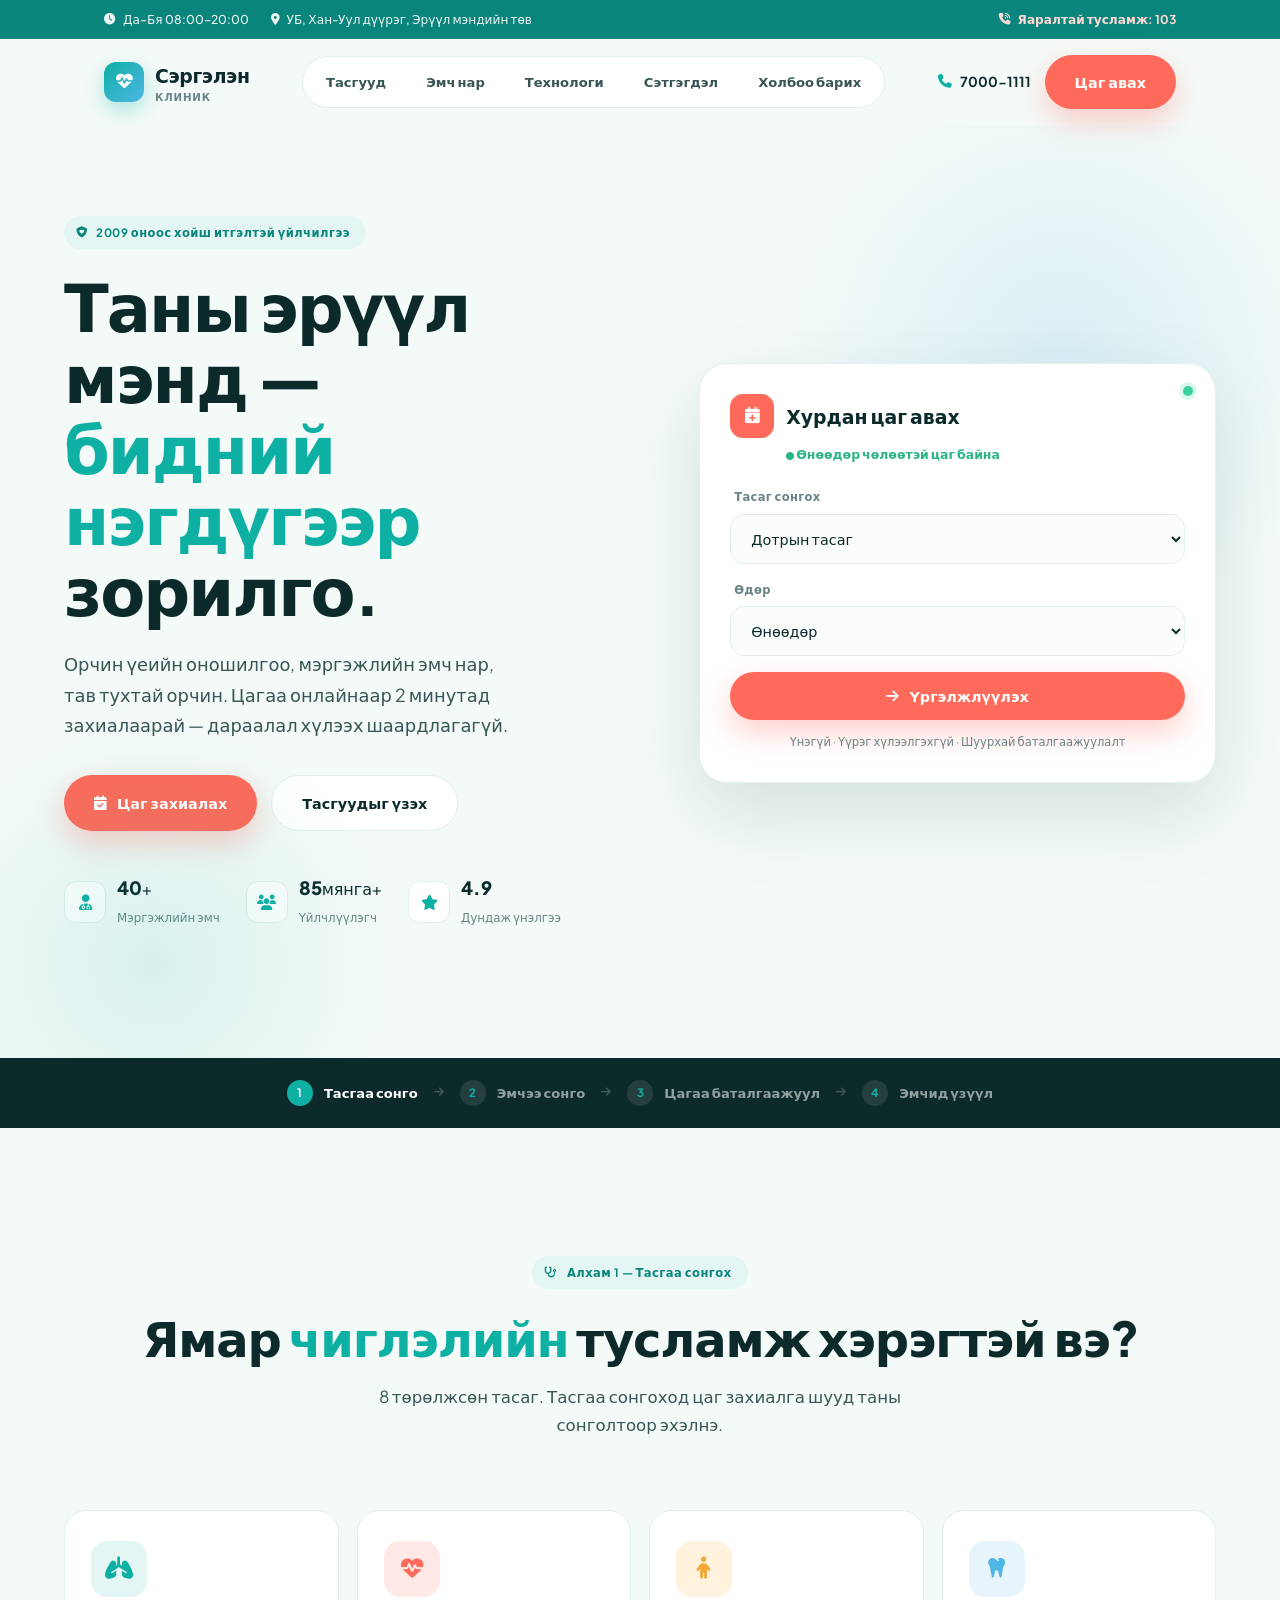
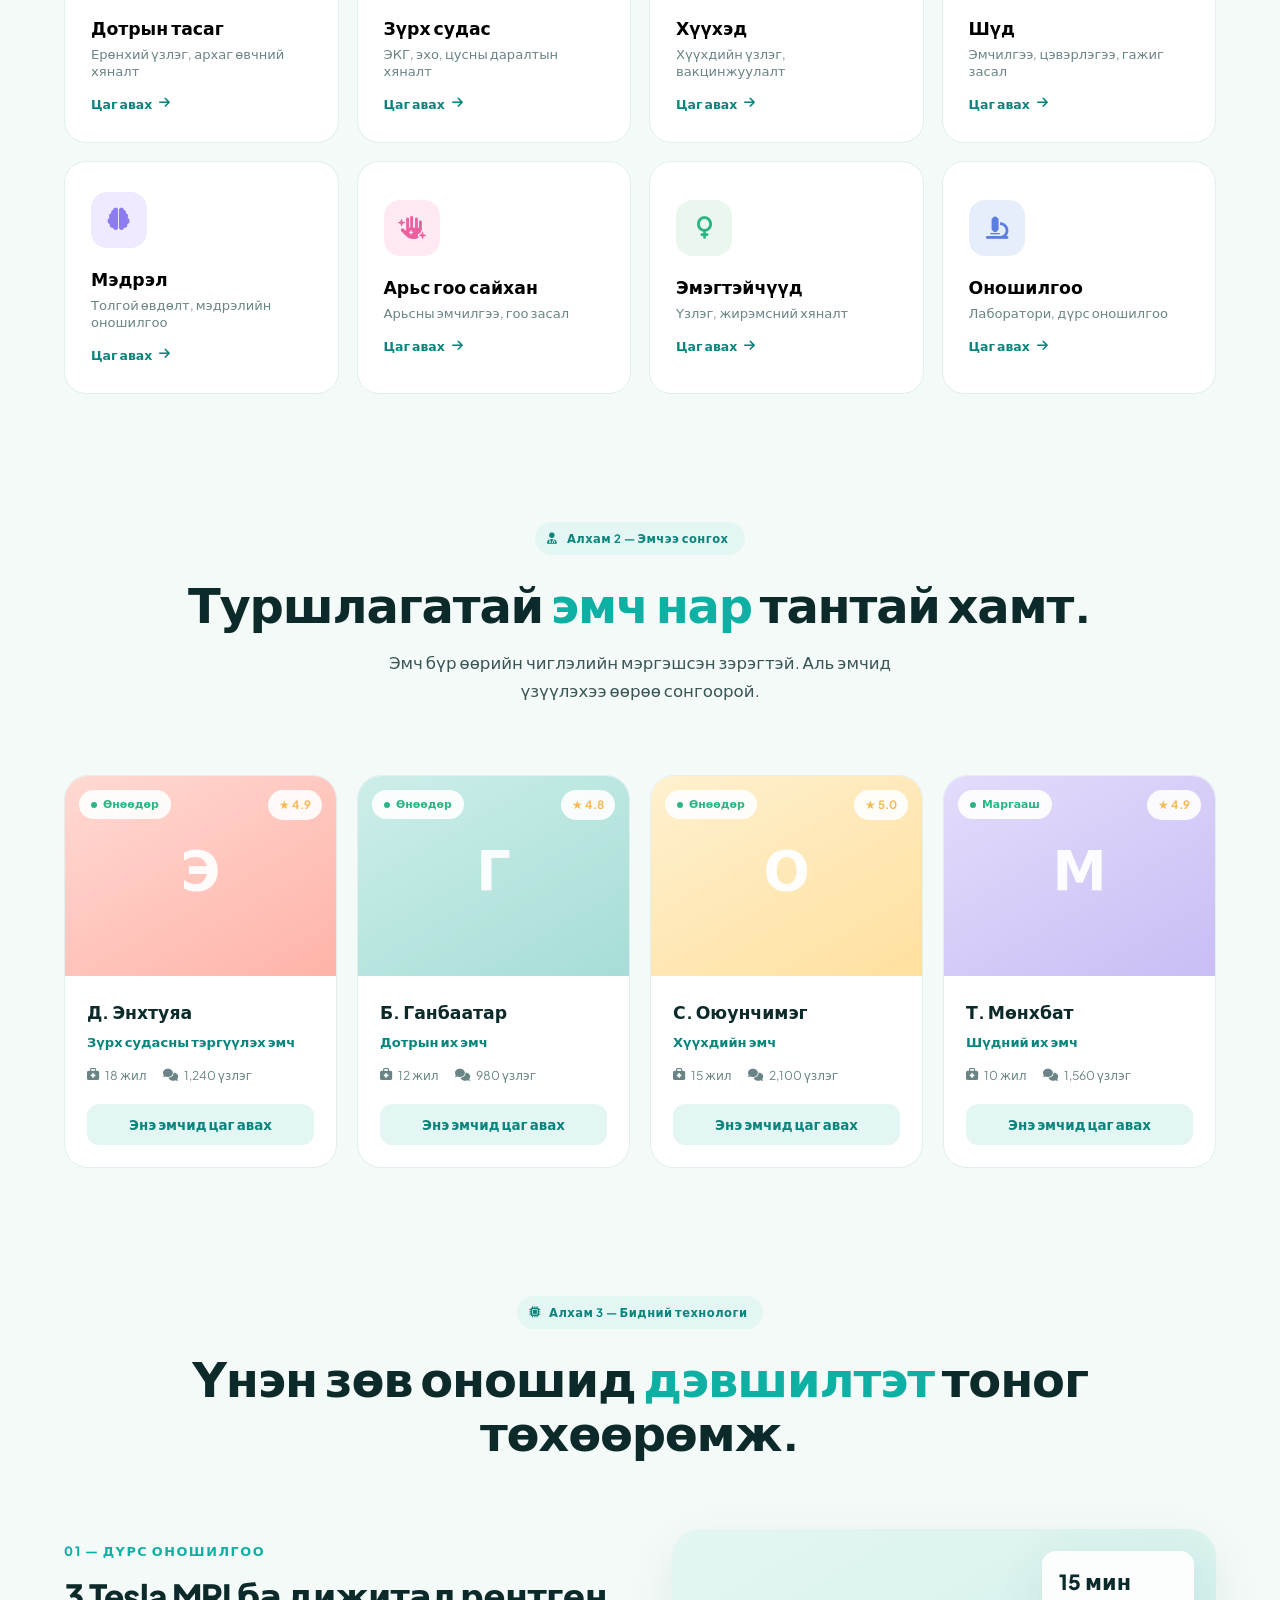
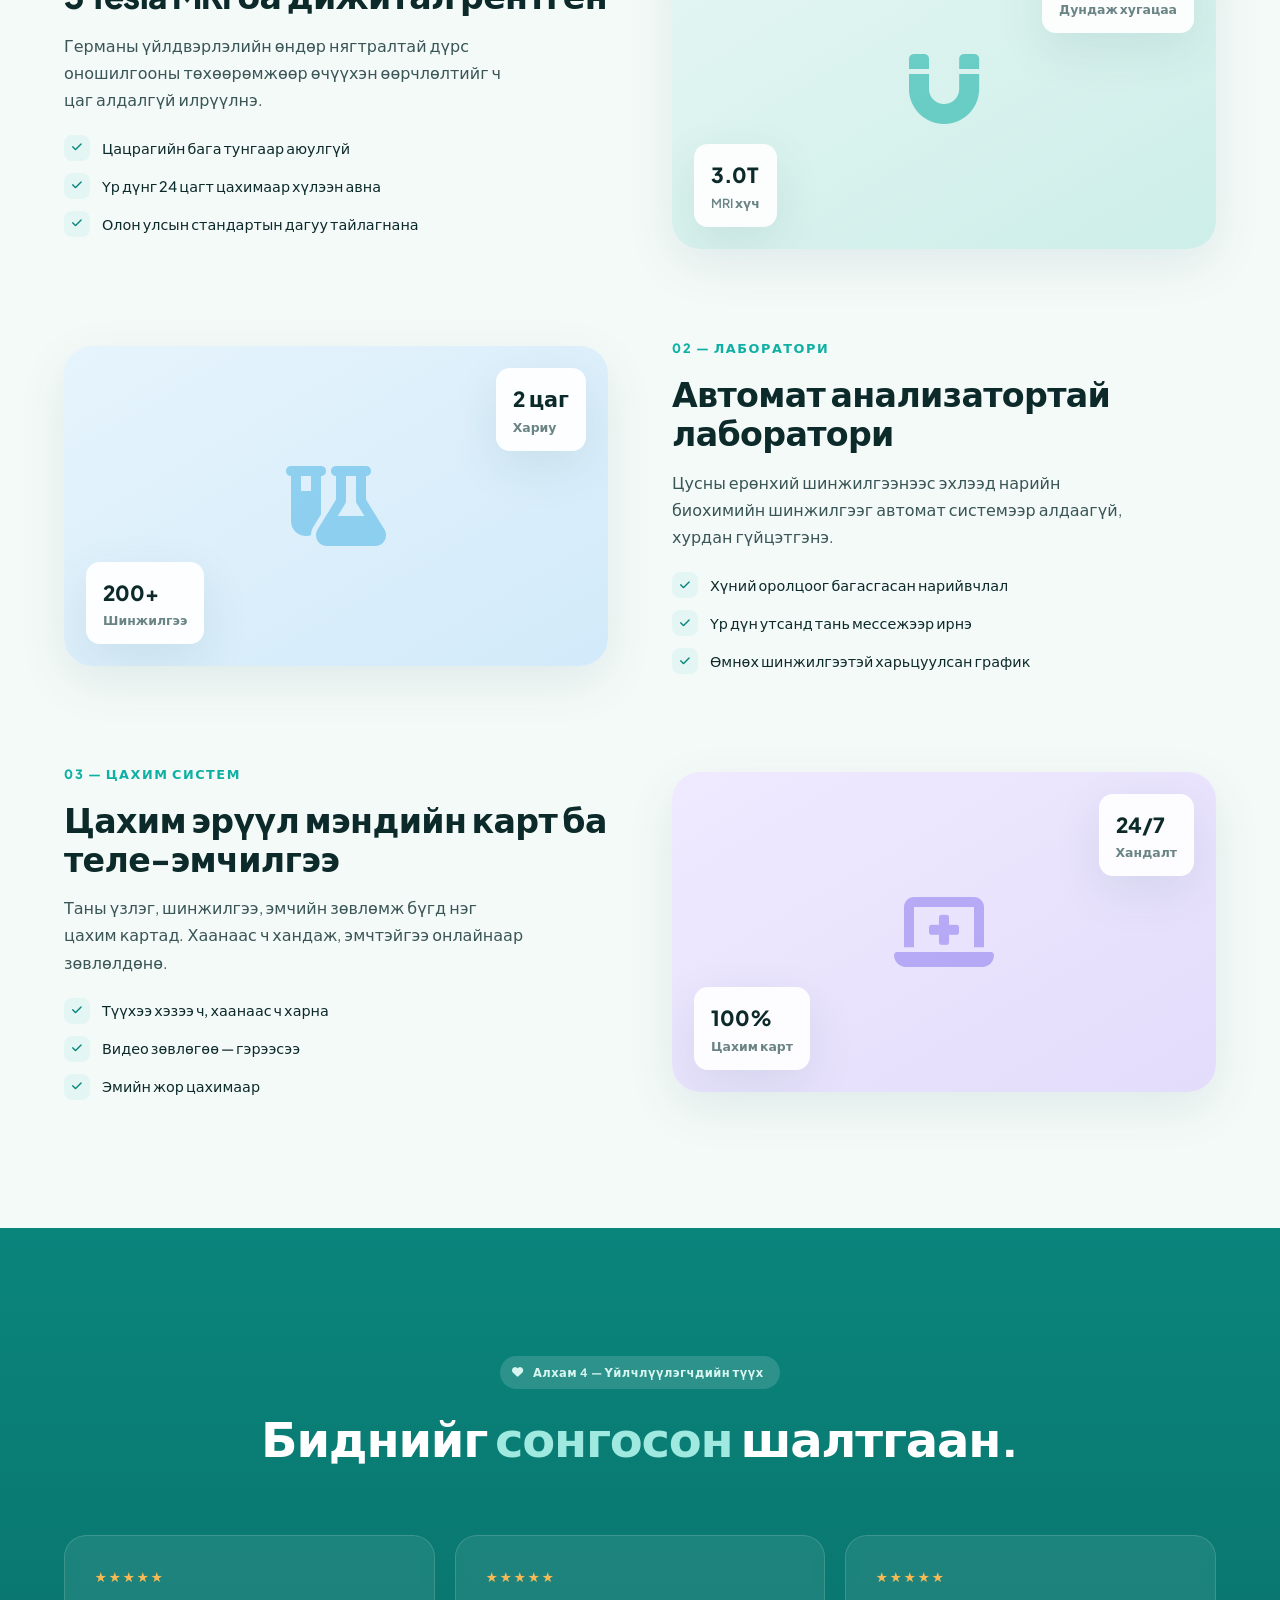
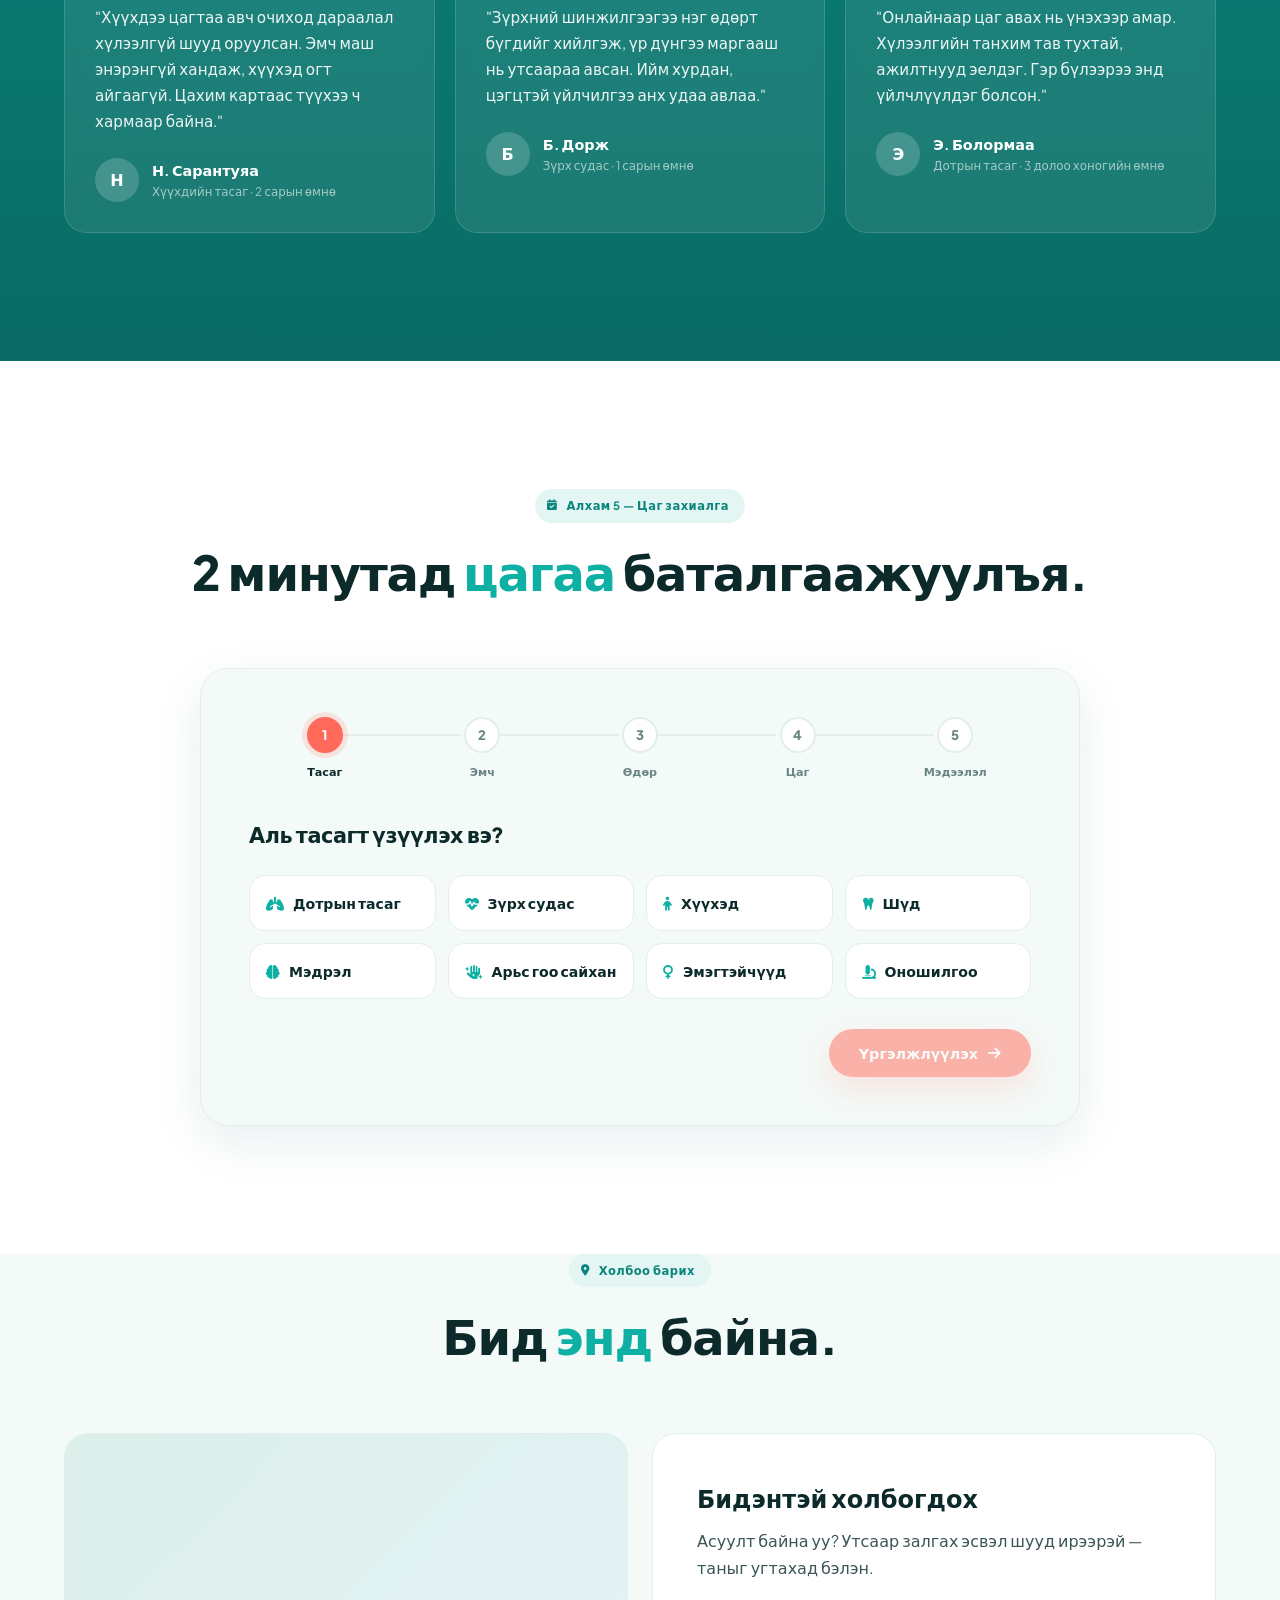
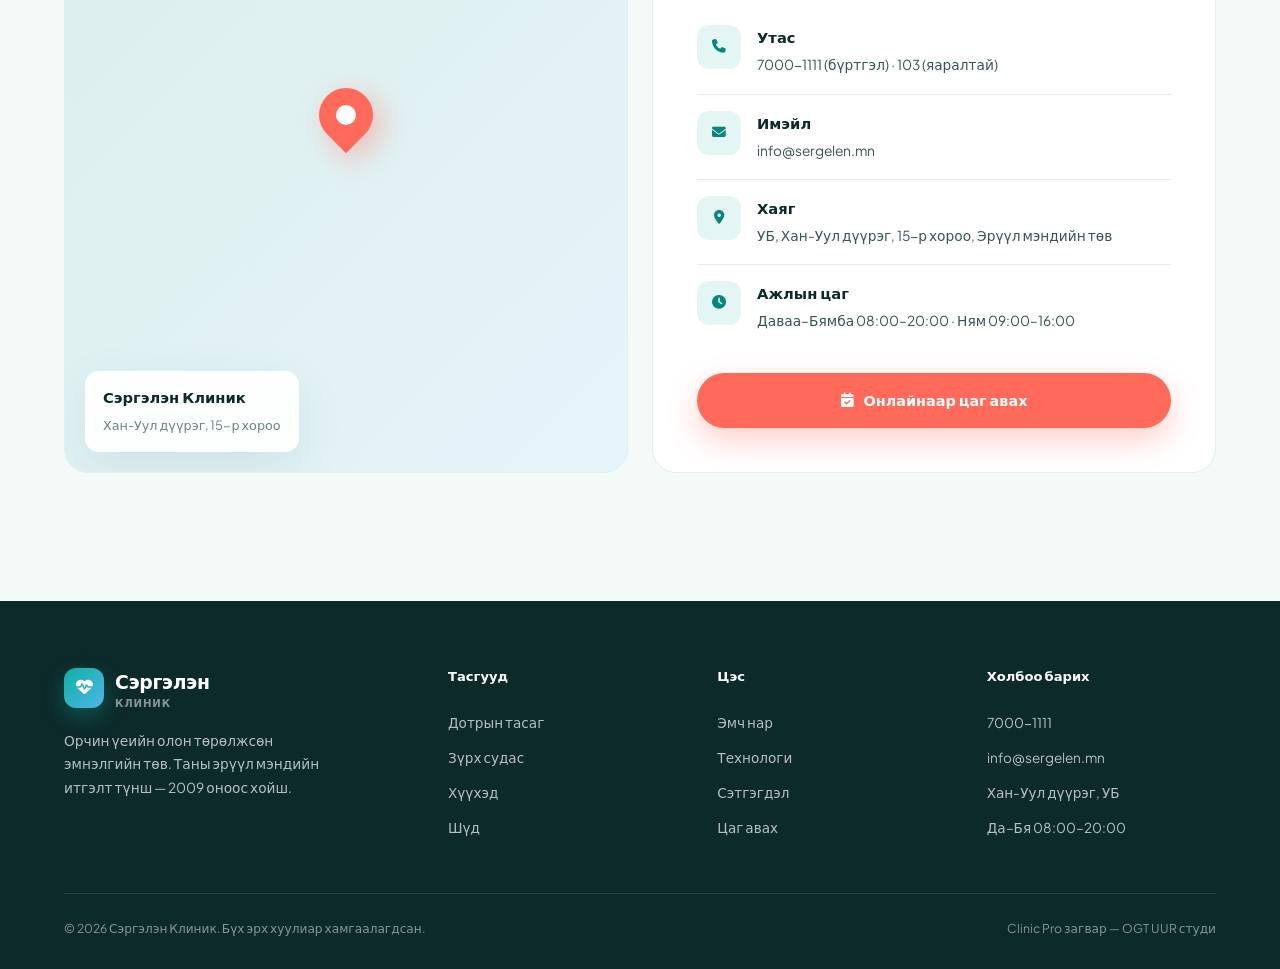
<file: clinic-pro/index.html>
<!DOCTYPE html>
<html lang="mn">
<head>
  <meta charset="UTF-8">
  <meta name="viewport" content="width=device-width, initial-scale=1.0">
  <title>Сэргэлэн Клиник — Орчин үеийн эмнэлгийн төв | Clinic Pro Template</title>
  <meta name="description" content="Сэргэлэн Клиник — таны эрүүл мэндийн итгэлт түнш. 40+ мэргэжлийн эмч, орчин үеийн оношилгоо, цаг захиалга 2 минутад. Өнөөдөр цагаа аваарай.">
  <meta property="og:title" content="Сэргэлэн Клиник — Орчин үеийн эмнэлгийн төв">
  <meta property="og:description" content="Мэргэжлийн эмч нар, дэвшилтэт оношилгоо, тав тухтай үйлчилгээ. Цаг захиалга онлайнаар.">
  <meta property="og:type" content="website">
  <meta property="og:locale" content="mn_MN">
  <link rel="preconnect" href="https://fonts.googleapis.com">
  <link href="https://fonts.googleapis.com/css2?family=Plus+Jakarta+Sans:wght@300;400;500;600;700;800&display=swap" rel="stylesheet">
  <link rel="stylesheet" href="https://cdnjs.cloudflare.com/ajax/libs/font-awesome/6.5.0/css/all.min.css">
  <script type="application/ld+json">
  {
    "@context": "https://schema.org",
    "@type": "MedicalClinic",
    "name": "Сэргэлэн Клиник",
    "description": "Орчин үеийн олон төрөлжсөн эмнэлгийн төв",
    "areaServed": { "@type": "City", "name": "Ulaanbaatar" },
    "address": { "@type": "PostalAddress", "addressLocality": "Ulaanbaatar", "addressCountry": "MN" },
    "telephone": "+976-7000-1111",
    "openingHours": "Mo-Sa 08:00-20:00"
  }
  </script>
  <style>
/* ============================================================
   CLINIC PRO — Calm clinical light system
   Mint-white · medical teal · warm coral · rounded & airy
   (Deliberately the opposite of Business Pro's dark luxury)
   ============================================================ */
*, *::before, *::after { margin: 0; padding: 0; box-sizing: border-box; }
html { scroll-behavior: smooth; -webkit-font-smoothing: antialiased; text-rendering: optimizeLegibility; }
:root {
  --bg: #f4faf8;
  --surface: #ffffff;
  --ink: #0d2a2b;
  --ink-2: #3a5556;
  --soft: #6a8485;
  --line: #e2efed;
  --teal: #0fb0a4;
  --teal-deep: #0a857c;
  --teal-tint: #e4f6f3;
  --sky: #4fb6e6;
  --sky-tint: #e6f4fc;
  --coral: #ff6a5a;
  --coral-deep: #f04e3d;
  --violet: #8d7bf0;
  --amber: #f7b955;
  --shadow: 0 16px 50px rgba(13,80,76,0.09);
  --shadow-lg: 0 30px 80px rgba(13,80,76,0.14);
  --font: 'Plus Jakarta Sans', system-ui, sans-serif;
  --ease: cubic-bezier(0.16, 1, 0.3, 1);
  --pad: clamp(20px, 5vw, 64px);
  --sect: clamp(80px, 10vw, 140px);
}
body { font-family: var(--font); background: var(--bg); color: var(--ink); line-height: 1.7; overflow-x: hidden; }
a { color: inherit; text-decoration: none; }
::selection { background: rgba(15,176,164,0.25); }

/* reveal */
[data-r] { opacity: 0; transform: translateY(34px); transition: opacity .9s var(--ease), transform .9s var(--ease); }
[data-r].in { opacity: 1; transform: none; }
@media (prefers-reduced-motion: reduce) {
  html { scroll-behavior: auto; }
  *, *::before, *::after { animation-duration: .001s !important; transition-duration: .001s !important; }
  [data-r] { opacity: 1 !important; transform: none !important; }
}

/* type helpers */
.kicker {
  display: inline-flex; align-items: center; gap: 9px; padding: 7px 16px 7px 12px; border-radius: 100px;
  background: var(--teal-tint); color: var(--teal-deep); font-size: .72rem; font-weight: 700;
  letter-spacing: .04em; margin-bottom: 22px;
}
.kicker i { font-size: .7rem; }
.h2 { font-size: clamp(1.9rem, 4vw, 3rem); font-weight: 800; line-height: 1.12; letter-spacing: -0.025em; color: var(--ink); }
.h2 .hl { color: var(--teal); }
.sub { font-size: clamp(1rem, 1.3vw, 1.12rem); color: var(--ink-2); font-weight: 400; max-width: 540px; }
.section { padding: var(--sect) var(--pad); position: relative; }
.wrap { max-width: 1200px; margin: 0 auto; }
.center { text-align: center; }
.center .kicker, .center .sub { margin-left: auto; margin-right: auto; }
.center .sub { margin-top: 18px; }
.sec-head { margin-bottom: clamp(40px, 6vw, 70px); }

/* buttons */
.btn { display: inline-flex; align-items: center; justify-content: center; gap: 10px; padding: 15px 30px; border-radius: 100px; font-family: var(--font); font-size: .9rem; font-weight: 700; cursor: pointer; border: none; transition: all .4s var(--ease); }
.btn-coral { background: var(--coral); color: #fff; box-shadow: 0 12px 30px rgba(255,106,90,0.32); }
.btn-coral:hover { background: var(--coral-deep); transform: translateY(-2px); box-shadow: 0 18px 40px rgba(255,106,90,0.42); }
.btn-teal { background: var(--teal); color: #fff; box-shadow: 0 12px 30px rgba(15,176,164,0.28); }
.btn-teal:hover { background: var(--teal-deep); transform: translateY(-2px); }
.btn-soft { background: var(--surface); color: var(--ink); border: 1.5px solid var(--line); }
.btn-soft:hover { border-color: var(--teal); color: var(--teal-deep); transform: translateY(-2px); }
.btn-block { width: 100%; }

/* ---- top info bar ---- */
.topbar { background: var(--teal-deep); color: #fff; font-size: .76rem; font-weight: 500; }
.topbar-in { max-width: 1200px; margin: 0 auto; padding: 9px var(--pad); display: flex; justify-content: space-between; gap: 20px; flex-wrap: wrap; }
.topbar-in .grp { display: flex; gap: 22px; flex-wrap: wrap; }
.topbar-in span { display: inline-flex; align-items: center; gap: 7px; opacity: .92; }
.topbar-in i { font-size: .72rem; }
.topbar-in .em { color: #ffd9d3; font-weight: 700; opacity: 1; }

/* ---- nav ---- */
nav { position: sticky; top: 0; z-index: 1000; background: rgba(244,250,248,0.85); backdrop-filter: blur(20px); -webkit-backdrop-filter: blur(20px); border-bottom: 1px solid transparent; transition: border-color .4s, box-shadow .4s; }
nav.on { border-color: var(--line); box-shadow: 0 6px 24px rgba(13,80,76,0.05); }
.nav-in { max-width: 1200px; margin: 0 auto; padding: 16px var(--pad); display: flex; align-items: center; justify-content: space-between; gap: 20px; }
.brand { display: flex; align-items: center; gap: 11px; }
.brand-mark { width: 40px; height: 40px; border-radius: 12px; background: linear-gradient(135deg, var(--teal), var(--sky)); display: flex; align-items: center; justify-content: center; color: #fff; font-size: 1.05rem; box-shadow: 0 8px 20px rgba(15,176,164,0.32); }
.brand b { font-size: 1.18rem; font-weight: 800; letter-spacing: -0.02em; }
.brand small { display: block; font-size: .64rem; font-weight: 600; color: var(--soft); letter-spacing: .08em; margin-top: -3px; }
.nav-pills { display: flex; gap: 4px; background: var(--surface); border: 1px solid var(--line); border-radius: 100px; padding: 5px; }
.nav-pills a { font-size: .82rem; font-weight: 600; color: var(--ink-2); padding: 9px 18px; border-radius: 100px; transition: all .3s; }
.nav-pills a:hover { background: var(--teal-tint); color: var(--teal-deep); }
.nav-right { display: flex; align-items: center; gap: 14px; }
.nav-phone { font-size: .86rem; font-weight: 700; color: var(--ink); display: inline-flex; align-items: center; gap: 8px; }
.nav-phone i { color: var(--teal); }
.burger { display: none; background: none; border: none; cursor: pointer; flex-direction: column; gap: 5px; padding: 8px; }
.burger span { width: 22px; height: 2px; background: var(--ink); border-radius: 2px; display: block; }
.m-nav { position: fixed; inset: 0; z-index: 2000; background: var(--bg); padding: 80px 32px 32px; display: flex; flex-direction: column; gap: 4px; transform: translateX(100%); transition: transform .45s var(--ease); }
.m-nav.open { transform: none; }
.m-nav a { font-size: 1.5rem; font-weight: 700; padding: 14px 0; border-bottom: 1px solid var(--line); }
.m-nav .btn { margin-top: 24px; }
.m-close { position: absolute; top: 22px; right: 22px; background: var(--surface); border: 1px solid var(--line); width: 42px; height: 42px; border-radius: 50%; font-size: 1.1rem; cursor: pointer; color: var(--ink); }

/* ---- hero ---- */
.hero { padding: clamp(50px, 7vw, 90px) var(--pad) var(--sect); position: relative; overflow: hidden; }
.hero::before { content: ''; position: absolute; top: -10%; right: -8%; width: 50vw; height: 50vw; background: radial-gradient(circle, rgba(79,182,230,0.16), transparent 62%); border-radius: 50%; pointer-events: none; }
.hero::after { content: ''; position: absolute; bottom: -20%; left: -10%; width: 44vw; height: 44vw; background: radial-gradient(circle, rgba(15,176,164,0.12), transparent 62%); border-radius: 50%; pointer-events: none; }
.hero-in { max-width: 1200px; margin: 0 auto; display: grid; grid-template-columns: 1.05fr .95fr; gap: clamp(36px, 5vw, 72px); align-items: center; position: relative; }
.hero h1 { font-size: clamp(2.4rem, 5.4vw, 4.1rem); font-weight: 800; line-height: 1.08; letter-spacing: -0.03em; margin-bottom: 24px; }
.hero h1 .hl { color: var(--teal); position: relative; }
.hero-desc { font-size: clamp(1.02rem, 1.4vw, 1.2rem); color: var(--ink-2); max-width: 460px; margin-bottom: 34px; }
.hero-actions { display: flex; gap: 14px; flex-wrap: wrap; margin-bottom: 44px; }
.hero-badges { display: flex; gap: 26px; flex-wrap: wrap; }
.hbadge { display: flex; align-items: center; gap: 11px; }
.hbadge .ic { width: 42px; height: 42px; border-radius: 12px; background: var(--surface); border: 1px solid var(--line); display: flex; align-items: center; justify-content: center; color: var(--teal); font-size: .95rem; }
.hbadge .n { font-size: 1.15rem; font-weight: 800; line-height: 1; }
.hbadge .l { font-size: .74rem; color: var(--soft); font-weight: 500; }

/* hero booking card — the signature CTA */
.hero-book { background: var(--surface); border: 1px solid var(--line); border-radius: 28px; box-shadow: var(--shadow-lg); padding: 30px; position: relative; }
.hero-book::before { content: ''; position: absolute; top: 22px; right: 22px; width: 10px; height: 10px; border-radius: 50%; background: #3ad29f; box-shadow: 0 0 0 4px rgba(58,210,159,0.18); }
.hero-book .hbh { display: flex; align-items: center; gap: 12px; margin-bottom: 6px; }
.hero-book .hbh .ic { width: 44px; height: 44px; border-radius: 13px; background: var(--coral); color: #fff; display: flex; align-items: center; justify-content: center; font-size: 1.05rem; }
.hero-book h3 { font-size: 1.18rem; font-weight: 800; }
.hero-book .open-line { font-size: .78rem; color: #2bb583; font-weight: 600; margin: 4px 0 22px 56px; }
.hero-book label { display: block; font-size: .72rem; font-weight: 700; color: var(--soft); margin: 0 0 7px 4px; letter-spacing: .03em; }
.hero-book .field { width: 100%; padding: 14px 16px; border-radius: 14px; border: 1.5px solid var(--line); background: #fbfdfc; font-family: var(--font); font-size: .9rem; color: var(--ink); margin-bottom: 16px; cursor: pointer; transition: border-color .3s; }
.hero-book .field:focus { outline: none; border-color: var(--teal); }
.hero-book .mini-note { font-size: .72rem; color: var(--soft); text-align: center; margin-top: 12px; }

/* ---- journey ribbon ---- */
.ribbon { background: var(--ink); color: #fff; }
.ribbon-in { max-width: 1200px; margin: 0 auto; padding: 22px var(--pad); display: flex; align-items: center; justify-content: center; gap: 16px; flex-wrap: wrap; }
.ribbon-step { display: flex; align-items: center; gap: 11px; font-size: .82rem; font-weight: 600; color: rgba(255,255,255,0.55); }
.ribbon-step b { width: 26px; height: 26px; border-radius: 50%; background: rgba(255,255,255,0.1); display: flex; align-items: center; justify-content: center; font-size: .72rem; color: var(--teal); }
.ribbon-step.active { color: #fff; }
.ribbon-step.active b { background: var(--teal); color: #fff; }
.ribbon-arrow { color: rgba(255,255,255,0.22); font-size: .7rem; }

/* ---- departments ---- */
.dept-grid { display: grid; grid-template-columns: repeat(4, 1fr); gap: 18px; }
.dept {
  position: relative; padding: 30px 26px; border-radius: 22px; background: var(--surface);
  border: 1px solid var(--line); cursor: pointer; text-align: left; font-family: var(--font);
  transition: transform .45s var(--ease), box-shadow .45s var(--ease); overflow: hidden;
}
.dept:hover { transform: translateY(-7px); box-shadow: var(--shadow-lg); }
.dept .dico { width: 56px; height: 56px; border-radius: 16px; display: flex; align-items: center; justify-content: center; font-size: 1.4rem; margin-bottom: 20px; transition: transform .4s var(--ease); }
.dept:hover .dico { transform: scale(1.08) rotate(-4deg); }
.dept h3 { font-size: 1.08rem; font-weight: 700; margin-bottom: 6px; }
.dept p { font-size: .82rem; color: var(--soft); margin-bottom: 16px; }
.dept .go { font-size: .78rem; font-weight: 700; color: var(--teal-deep); display: inline-flex; align-items: center; gap: 7px; transition: gap .3s; }
.dept:hover .go { gap: 12px; }
/* per-department color tints */
.dept[data-dept="Зүрх судас"] .dico { background: #ffe9e6; color: #ff6a5a; }
.dept[data-dept="Дотрын тасаг"] .dico { background: var(--teal-tint); color: var(--teal); }
.dept[data-dept="Хүүхэд"] .dico { background: #fff3dd; color: #f0a93a; }
.dept[data-dept="Шүд"] .dico { background: var(--sky-tint); color: var(--sky); }
.dept[data-dept="Мэдрэл"] .dico { background: #efeaff; color: var(--violet); }
.dept[data-dept="Арьс гоо сайхан"] .dico { background: #ffe9f3; color: #ec5fa0; }
.dept[data-dept="Эмэгтэйчүүд"] .dico { background: #e9f7ee; color: #2bb583; }
.dept[data-dept="Оношилгоо"] .dico { background: #e7eefb; color: #5a7fe0; }

/* ---- doctors ---- */
.doc-grid { display: grid; grid-template-columns: repeat(4, 1fr); gap: 20px; }
.doc { background: var(--surface); border: 1px solid var(--line); border-radius: 24px; overflow: hidden; transition: transform .45s var(--ease), box-shadow .45s var(--ease); }
.doc:hover { transform: translateY(-7px); box-shadow: var(--shadow-lg); }
.doc-photo { height: 200px; position: relative; display: flex; align-items: flex-end; justify-content: center; overflow: hidden; }
.doc-photo .initial { font-size: 3.4rem; font-weight: 800; color: rgba(255,255,255,0.92); position: absolute; top: 50%; left: 50%; transform: translate(-50%,-58%); }
.doc-photo .avail { position: absolute; top: 14px; left: 14px; font-size: .68rem; font-weight: 700; padding: 5px 12px; border-radius: 100px; background: rgba(255,255,255,0.9); color: #2bb583; display: flex; align-items: center; gap: 6px; }
.doc-photo .avail::before { content: ''; width: 6px; height: 6px; border-radius: 50%; background: #2bb583; }
.doc-photo .rate { position: absolute; top: 14px; right: 14px; font-size: .72rem; font-weight: 700; padding: 5px 11px; border-radius: 100px; background: rgba(255,255,255,0.9); color: var(--amber); }
.doc-body { padding: 22px; }
.doc-body h3 { font-size: 1.08rem; font-weight: 800; }
.doc-spec { font-size: .82rem; color: var(--teal-deep); font-weight: 600; margin: 3px 0 12px; }
.doc-meta { display: flex; gap: 16px; font-size: .76rem; color: var(--soft); margin-bottom: 18px; }
.doc-meta span { display: inline-flex; align-items: center; gap: 6px; }
.doc-book { width: 100%; padding: 12px; border-radius: 12px; background: var(--teal-tint); color: var(--teal-deep); border: none; font-family: var(--font); font-weight: 700; font-size: .84rem; cursor: pointer; transition: all .3s; }
.doc-book:hover { background: var(--teal); color: #fff; }

/* ---- technology (alternating feature rows) ---- */
.tech-row { display: grid; grid-template-columns: 1fr 1fr; gap: clamp(32px, 5vw, 72px); align-items: center; margin-bottom: clamp(48px, 7vw, 96px); }
.tech-row:last-child { margin-bottom: 0; }
.tech-row:nth-child(even) .tech-visual { order: 2; }
.tech-text .tnum { font-size: .8rem; font-weight: 800; color: var(--teal); letter-spacing: .12em; margin-bottom: 14px; }
.tech-text h3 { font-size: clamp(1.5rem, 2.6vw, 2.1rem); font-weight: 800; letter-spacing: -0.02em; margin-bottom: 16px; line-height: 1.18; }
.tech-text p { color: var(--ink-2); margin-bottom: 22px; max-width: 460px; }
.tech-list { display: flex; flex-direction: column; gap: 12px; }
.tech-list span { display: flex; gap: 12px; align-items: center; font-size: .9rem; font-weight: 500; }
.tech-list i { width: 26px; height: 26px; border-radius: 8px; background: var(--teal-tint); color: var(--teal-deep); display: flex; align-items: center; justify-content: center; font-size: .7rem; flex-shrink: 0; }
.tech-visual { border-radius: 28px; min-height: 320px; position: relative; overflow: hidden; display: flex; align-items: center; justify-content: center; box-shadow: var(--shadow); }
.tv-1 { background: linear-gradient(150deg, #e4f6f3, #cdeee9); }
.tv-2 { background: linear-gradient(150deg, #e6f4fc, #d2eafa); }
.tv-3 { background: linear-gradient(150deg, #efeaff, #e3dcfb); }
.tv-icon { font-size: 5rem; opacity: .55; }
.tv-1 .tv-icon { color: var(--teal); }
.tv-2 .tv-icon { color: var(--sky); }
.tv-3 .tv-icon { color: var(--violet); }
.tv-chip { position: absolute; background: rgba(255,255,255,0.92); border-radius: 14px; padding: 13px 17px; box-shadow: var(--shadow); font-size: .78rem; }
.tv-chip b { display: block; font-size: 1.3rem; font-weight: 800; color: var(--ink); }
.tv-chip span { color: var(--soft); font-weight: 600; }
.tv-chip.c1 { bottom: 22px; left: 22px; }
.tv-chip.c2 { top: 22px; right: 22px; }

/* ---- patient stories ---- */
.stories { background: linear-gradient(180deg, var(--teal-deep), #096b64); color: #fff; }
.stories .kicker { background: rgba(255,255,255,0.14); color: #d7f5f1; }
.stories .h2 { color: #fff; }
.stories .h2 .hl { color: #9fe9e0; }
.story-grid { display: grid; grid-template-columns: repeat(3, 1fr); gap: 20px; margin-top: 14px; }
.story { background: rgba(255,255,255,0.08); border: 1px solid rgba(255,255,255,0.14); border-radius: 22px; padding: 30px; backdrop-filter: blur(6px); transition: transform .4s var(--ease), background .4s; }
.story:hover { transform: translateY(-6px); background: rgba(255,255,255,0.12); }
.story .stars { color: var(--amber); font-size: .82rem; margin-bottom: 16px; letter-spacing: 2px; }
.story p { font-size: .95rem; line-height: 1.7; color: rgba(255,255,255,0.92); margin-bottom: 24px; }
.story .who { display: flex; align-items: center; gap: 13px; }
.story .who .av { width: 44px; height: 44px; border-radius: 50%; background: rgba(255,255,255,0.18); display: flex; align-items: center; justify-content: center; font-weight: 800; }
.story .who .nm { font-size: .9rem; font-weight: 700; }
.story .who .dt { font-size: .74rem; color: rgba(255,255,255,0.6); }

/* ---- appointment wizard ---- */
.appt { background: var(--surface); }
.appt-card { max-width: 880px; margin: 0 auto; background: var(--bg); border: 1px solid var(--line); border-radius: 28px; padding: clamp(28px, 4vw, 48px); box-shadow: var(--shadow); }
.wiz-bar { display: flex; align-items: center; justify-content: space-between; margin-bottom: 36px; gap: 6px; }
.wiz-bar .node { display: flex; flex-direction: column; align-items: center; gap: 9px; flex: 1; position: relative; }
.wiz-bar .node::after { content: ''; position: absolute; top: 17px; left: 60%; width: 80%; height: 2px; background: var(--line); z-index: 0; }
.wiz-bar .node:last-child::after { display: none; }
.wiz-bar .node b { width: 36px; height: 36px; border-radius: 50%; background: var(--surface); border: 2px solid var(--line); display: flex; align-items: center; justify-content: center; font-size: .82rem; font-weight: 800; color: var(--soft); z-index: 1; transition: all .4s; }
.wiz-bar .node span { font-size: .7rem; font-weight: 600; color: var(--soft); white-space: nowrap; }
.wiz-bar .node.done b { background: var(--teal); border-color: var(--teal); color: #fff; }
.wiz-bar .node.active b { background: var(--coral); border-color: var(--coral); color: #fff; box-shadow: 0 0 0 5px rgba(255,106,90,0.16); }
.wiz-bar .node.active span, .wiz-bar .node.done span { color: var(--ink); }
.wiz-step { display: none; animation: fade .5s var(--ease); }
.wiz-step.on { display: block; }
@keyframes fade { from { opacity: 0; transform: translateY(14px); } to { opacity: 1; transform: none; } }
.wiz-q { font-size: 1.3rem; font-weight: 800; margin-bottom: 22px; letter-spacing: -0.02em; }
.opt-grid { display: grid; grid-template-columns: repeat(4, 1fr); gap: 12px; }
.opt-grid.cols-2 { grid-template-columns: repeat(2, 1fr); }
.opt {
  padding: 18px 16px; border-radius: 16px; border: 1.5px solid var(--line); background: var(--surface);
  cursor: pointer; font-family: var(--font); text-align: left; transition: all .3s; font-size: .88rem; font-weight: 600; color: var(--ink);
}
.opt:hover { border-color: var(--teal); transform: translateY(-2px); }
.opt.sel { border-color: var(--teal); background: var(--teal-tint); }
.opt small { display: block; font-size: .74rem; font-weight: 500; color: var(--soft); margin-top: 3px; }
.opt i { color: var(--teal); margin-right: 9px; }
.day-grid { display: grid; grid-template-columns: repeat(7, 1fr); gap: 9px; }
.day { padding: 13px 6px; border-radius: 13px; border: 1.5px solid var(--line); background: var(--surface); cursor: pointer; text-align: center; transition: all .3s; }
.day:hover { border-color: var(--teal); }
.day.sel { border-color: var(--teal); background: var(--teal); color: #fff; }
.day .dw { font-size: .66rem; font-weight: 600; color: var(--soft); text-transform: uppercase; }
.day.sel .dw { color: rgba(255,255,255,0.85); }
.day .dd { font-size: 1.1rem; font-weight: 800; margin-top: 2px; }
.time-grid { display: grid; grid-template-columns: repeat(5, 1fr); gap: 10px; }
.tslot { padding: 12px; border-radius: 12px; border: 1.5px solid var(--line); background: var(--surface); cursor: pointer; text-align: center; font-weight: 700; font-size: .86rem; transition: all .3s; }
.tslot:hover { border-color: var(--teal); }
.tslot.sel { border-color: var(--teal); background: var(--teal); color: #fff; }
.tslot.off { opacity: .4; pointer-events: none; text-decoration: line-through; }
.wiz-fields { display: flex; flex-direction: column; gap: 14px; }
.wiz-fields .duo { display: grid; grid-template-columns: 1fr 1fr; gap: 14px; }
.wiz-fields input { width: 100%; padding: 15px 18px; border-radius: 14px; border: 1.5px solid var(--line); background: var(--surface); font-family: var(--font); font-size: .92rem; color: var(--ink); outline: none; transition: border-color .3s; }
.wiz-fields input:focus { border-color: var(--teal); }
.summary { background: var(--teal-tint); border-radius: 16px; padding: 22px; margin-top: 20px; }
.summary .srow { display: flex; justify-content: space-between; padding: 8px 0; font-size: .88rem; border-bottom: 1px dashed rgba(15,133,124,0.2); }
.summary .srow:last-child { border-bottom: none; }
.summary .srow span { color: var(--ink-2); }
.summary .srow b { color: var(--ink); font-weight: 700; }
.wiz-nav { display: flex; justify-content: space-between; gap: 14px; margin-top: 30px; }
.wiz-back { background: none; border: none; color: var(--soft); font-family: var(--font); font-weight: 600; font-size: .88rem; cursor: pointer; display: inline-flex; align-items: center; gap: 8px; padding: 12px 6px; }
.wiz-back:hover { color: var(--ink); }
.wiz-back.hide { visibility: hidden; }
.wiz-done { display: none; text-align: center; padding: 20px 0; }
.wiz-done.on { display: block; animation: fade .6s var(--ease); }
.wiz-done .check { width: 76px; height: 76px; border-radius: 50%; background: var(--teal-tint); color: var(--teal); display: flex; align-items: center; justify-content: center; font-size: 2rem; margin: 0 auto 22px; }
.wiz-done h3 { font-size: 1.6rem; font-weight: 800; margin-bottom: 10px; }
.wiz-done p { color: var(--ink-2); max-width: 440px; margin: 0 auto 24px; }

/* ---- contact ---- */
.contact-grid { display: grid; grid-template-columns: 1fr 1fr; gap: 24px; }
.contact-map { border-radius: 24px; min-height: 340px; background: linear-gradient(135deg, #dcefea, #e6f4fc); position: relative; overflow: hidden; border: 1px solid var(--line); }
.contact-map .pin { position: absolute; top: 44%; left: 50%; transform: translate(-50%,-50%); width: 54px; height: 54px; border-radius: 50% 50% 50% 0; background: var(--coral); transform: translate(-50%,-50%) rotate(-45deg); box-shadow: 0 12px 30px rgba(255,106,90,0.4); }
.contact-map .pin::after { content: ''; position: absolute; top: 50%; left: 50%; transform: translate(-50%,-50%); width: 20px; height: 20px; border-radius: 50%; background: #fff; }
.contact-map .maplabel { position: absolute; bottom: 20px; left: 20px; background: rgba(255,255,255,0.94); border-radius: 14px; padding: 14px 18px; box-shadow: var(--shadow); }
.contact-map .maplabel b { display: block; font-weight: 800; font-size: .92rem; }
.contact-map .maplabel span { font-size: .8rem; color: var(--soft); }
.contact-info { background: var(--surface); border: 1px solid var(--line); border-radius: 24px; padding: clamp(28px, 4vw, 44px); }
.contact-info h3 { font-size: 1.5rem; font-weight: 800; margin-bottom: 8px; }
.contact-info > p { color: var(--ink-2); margin-bottom: 28px; }
.cinfo-row { display: flex; gap: 16px; align-items: flex-start; padding: 16px 0; border-bottom: 1px solid var(--line); }
.cinfo-row:last-of-type { border-bottom: none; }
.cinfo-row .ic { width: 44px; height: 44px; border-radius: 12px; background: var(--teal-tint); color: var(--teal-deep); display: flex; align-items: center; justify-content: center; flex-shrink: 0; }
.cinfo-row b { display: block; font-size: .92rem; font-weight: 700; }
.cinfo-row span { font-size: .86rem; color: var(--ink-2); }

/* ---- footer ---- */
footer { background: var(--ink); color: rgba(255,255,255,0.7); padding: 64px var(--pad) 30px; }
.f-in { max-width: 1200px; margin: 0 auto; display: grid; grid-template-columns: 1.5fr 1fr 1fr 1fr; gap: 40px; }
.f-brand .brand b { color: #fff; }
.f-brand .brand small { color: rgba(255,255,255,0.5); }
.f-brand p { font-size: .86rem; margin-top: 18px; max-width: 280px; }
.f-col h4 { font-size: .82rem; font-weight: 700; color: #fff; margin-bottom: 18px; }
.f-col a, .f-col span { display: block; font-size: .85rem; padding: 6px 0; transition: color .3s; }
.f-col a:hover { color: #9fe9e0; }
.f-base { max-width: 1200px; margin: 48px auto 0; padding-top: 24px; border-top: 1px solid rgba(255,255,255,0.1); display: flex; justify-content: space-between; gap: 14px; flex-wrap: wrap; font-size: .76rem; color: rgba(255,255,255,0.5); }

/* ---- responsive ---- */
@media (max-width: 1024px) {
  .dept-grid, .doc-grid { grid-template-columns: repeat(2, 1fr); }
  .opt-grid { grid-template-columns: repeat(2, 1fr); }
}
@media (max-width: 880px) {
  .nav-pills, .nav-phone { display: none; }
  .burger { display: flex; }
  .hero-in { grid-template-columns: 1fr; }
  .hero-book { max-width: 460px; }
  .tech-row { grid-template-columns: 1fr; }
  .tech-row:nth-child(even) .tech-visual { order: 0; }
  .story-grid { grid-template-columns: 1fr; }
  .contact-grid { grid-template-columns: 1fr; }
  .f-in { grid-template-columns: 1fr 1fr; gap: 32px; }
  .ribbon-in { gap: 10px; }
  .ribbon-step span { display: none; }
}
@media (max-width: 540px) {
  .dept-grid, .doc-grid, .time-grid, .opt-grid, .opt-grid.cols-2 { grid-template-columns: 1fr; }
  .time-grid { grid-template-columns: repeat(3, 1fr); }
  .day-grid { grid-template-columns: repeat(4, 1fr); }
  .wiz-bar .node span { display: none; }
  .wiz-fields .duo { grid-template-columns: 1fr; }
  .hero-actions .btn { width: 100%; }
  .f-in { grid-template-columns: 1fr; }
}
  </style>
</head>
<body>

  <!-- TOP INFO BAR -->
  <div class="topbar">
    <div class="topbar-in">
      <div class="grp">
        <span><i class="fas fa-clock"></i> Да–Бя 08:00–20:00</span>
        <span><i class="fas fa-location-dot"></i> УБ, Хан-Уул дүүрэг, Эрүүл мэндийн төв</span>
      </div>
      <div class="grp">
        <span class="em"><i class="fas fa-phone-volume"></i> Яаралтай тусламж: 103</span>
      </div>
    </div>
  </div>

  <!-- NAV -->
  <nav id="nav">
    <div class="nav-in">
      <a href="#top" class="brand">
        <span class="brand-mark"><i class="fas fa-heart-pulse"></i></span>
        <span><b>Сэргэлэн</b><small>КЛИНИК</small></span>
      </a>
      <div class="nav-pills">
        <a href="#departments">Тасгууд</a>
        <a href="#doctors">Эмч нар</a>
        <a href="#technology">Технологи</a>
        <a href="#stories">Сэтгэгдэл</a>
        <a href="#contact">Холбоо барих</a>
      </div>
      <div class="nav-right">
        <a href="tel:70001111" class="nav-phone"><i class="fas fa-phone"></i> 7000-1111</a>
        <a href="#appointment" class="btn btn-coral">Цаг авах</a>
        <button class="burger" id="burger" aria-label="Цэс"><span></span><span></span><span></span></button>
      </div>
    </div>
  </nav>

  <div class="m-nav" id="mnav">
    <button class="m-close" id="mclose" aria-label="Хаах"><i class="fas fa-times"></i></button>
    <a href="#departments">Тасгууд</a>
    <a href="#doctors">Эмч нар</a>
    <a href="#technology">Технологи</a>
    <a href="#stories">Сэтгэгдэл</a>
    <a href="#contact">Холбоо барих</a>
    <a href="#appointment" class="btn btn-coral btn-block">Цаг авах</a>
  </div>

  <main id="top">

  <!-- ============ HERO ============ -->
  <header class="hero">
    <div class="hero-in">
      <div data-r>
        <span class="kicker"><i class="fas fa-shield-heart"></i> 2009 оноос хойш итгэлтэй үйлчилгээ</span>
        <h1>Таны эрүүл мэнд —<br><span class="hl">бидний нэгдүгээр</span> зорилго.</h1>
        <p class="hero-desc">Орчин үеийн оношилгоо, мэргэжлийн эмч нар, тав тухтай орчин. Цагаа онлайнаар 2 минутад захиалаарай — дараалал хүлээх шаардлагагүй.</p>
        <div class="hero-actions">
          <a href="#appointment" class="btn btn-coral"><i class="fas fa-calendar-check"></i> Цаг захиалах</a>
          <a href="#departments" class="btn btn-soft">Тасгуудыг үзэх</a>
        </div>
        <div class="hero-badges">
          <div class="hbadge"><span class="ic"><i class="fas fa-user-doctor"></i></span><span><span class="n" data-cnt="40">0</span>+<br><span class="l">Мэргэжлийн эмч</span></span></div>
          <div class="hbadge"><span class="ic"><i class="fas fa-users"></i></span><span><span class="n" data-cnt="85">0</span>мянга+<br><span class="l">Үйлчлүүлэгч</span></span></div>
          <div class="hbadge"><span class="ic"><i class="fas fa-star"></i></span><span><span class="n" data-cnt="49" data-dec="1">0</span><br><span class="l">Дундаж үнэлгээ</span></span></div>
        </div>
      </div>

      <!-- signature hero booking card -->
      <div class="hero-book" data-r>
        <div class="hbh">
          <span class="ic"><i class="fas fa-calendar-plus"></i></span>
          <div><h3>Хурдан цаг авах</h3></div>
        </div>
        <div class="open-line"><i class="fas fa-circle" style="font-size:.5rem"></i> Өнөөдөр чөлөөтэй цаг байна</div>
        <label>Тасаг сонгох</label>
        <select class="field" id="quickDept">
          <option>Дотрын тасаг</option>
          <option>Зүрх судас</option>
          <option>Хүүхэд</option>
          <option>Шүд</option>
          <option>Мэдрэл</option>
          <option>Арьс гоо сайхан</option>
          <option>Эмэгтэйчүүд</option>
          <option>Оношилгоо</option>
        </select>
        <label>Өдөр</label>
        <select class="field" id="quickDay">
          <option>Өнөөдөр</option>
          <option>Маргааш</option>
          <option>Нөгөөдөр</option>
        </select>
        <button class="btn btn-coral btn-block" id="quickGo"><i class="fas fa-arrow-right"></i> Үргэлжлүүлэх</button>
        <p class="mini-note">Үнэгүй · Үүрэг хүлээлгэхгүй · Шуурхай баталгаажуулалт</p>
      </div>
    </div>
  </header>

  <!-- JOURNEY RIBBON -->
  <div class="ribbon">
    <div class="ribbon-in">
      <div class="ribbon-step active"><b>1</b><span>Тасгаа сонго</span></div>
      <i class="fas fa-arrow-right ribbon-arrow"></i>
      <div class="ribbon-step"><b>2</b><span>Эмчээ сонго</span></div>
      <i class="fas fa-arrow-right ribbon-arrow"></i>
      <div class="ribbon-step"><b>3</b><span>Цагаа баталгаажуул</span></div>
      <i class="fas fa-arrow-right ribbon-arrow"></i>
      <div class="ribbon-step"><b>4</b><span>Эмчид үзүүл</span></div>
    </div>
  </div>

  <!-- ============ CHOOSE DEPARTMENT ============ -->
  <section class="section" id="departments">
    <div class="wrap">
      <div class="sec-head center">
        <span class="kicker" data-r><i class="fas fa-stethoscope"></i> Алхам 1 — Тасгаа сонгох</span>
        <h2 class="h2" data-r>Ямар <span class="hl">чиглэлийн</span> тусламж хэрэгтэй вэ?</h2>
        <p class="sub" data-r>8 төрөлжсөн тасаг. Тасгаа сонгоход цаг захиалга шууд таны сонголтоор эхэлнэ.</p>
      </div>
      <div class="dept-grid">
        <button class="dept" data-dept="Дотрын тасаг" data-r><div class="dico"><i class="fas fa-lungs"></i></div><h3>Дотрын тасаг</h3><p>Ерөнхий үзлэг, архаг өвчний хяналт</p><span class="go">Цаг авах <i class="fas fa-arrow-right"></i></span></button>
        <button class="dept" data-dept="Зүрх судас" data-r><div class="dico"><i class="fas fa-heart-pulse"></i></div><h3>Зүрх судас</h3><p>ЭКГ, эхо, цусны даралтын хяналт</p><span class="go">Цаг авах <i class="fas fa-arrow-right"></i></span></button>
        <button class="dept" data-dept="Хүүхэд" data-r><div class="dico"><i class="fas fa-child"></i></div><h3>Хүүхэд</h3><p>Хүүхдийн үзлэг, вакцинжуулалт</p><span class="go">Цаг авах <i class="fas fa-arrow-right"></i></span></button>
        <button class="dept" data-dept="Шүд" data-r><div class="dico"><i class="fas fa-tooth"></i></div><h3>Шүд</h3><p>Эмчилгээ, цэвэрлэгээ, гажиг засал</p><span class="go">Цаг авах <i class="fas fa-arrow-right"></i></span></button>
        <button class="dept" data-dept="Мэдрэл" data-r><div class="dico"><i class="fas fa-brain"></i></div><h3>Мэдрэл</h3><p>Толгой өвдөлт, мэдрэлийн оношилгоо</p><span class="go">Цаг авах <i class="fas fa-arrow-right"></i></span></button>
        <button class="dept" data-dept="Арьс гоо сайхан" data-r><div class="dico"><i class="fas fa-hand-sparkles"></i></div><h3>Арьс гоо сайхан</h3><p>Арьсны эмчилгээ, гоо засал</p><span class="go">Цаг авах <i class="fas fa-arrow-right"></i></span></button>
        <button class="dept" data-dept="Эмэгтэйчүүд" data-r><div class="dico"><i class="fas fa-venus"></i></div><h3>Эмэгтэйчүүд</h3><p>Үзлэг, жирэмсний хяналт</p><span class="go">Цаг авах <i class="fas fa-arrow-right"></i></span></button>
        <button class="dept" data-dept="Оношилгоо" data-r><div class="dico"><i class="fas fa-microscope"></i></div><h3>Оношилгоо</h3><p>Лаборатори, дүрс оношилгоо</p><span class="go">Цаг авах <i class="fas fa-arrow-right"></i></span></button>
      </div>
    </div>
  </section>

  <!-- ============ DOCTOR SELECTION ============ -->
  <section class="section" id="doctors" style="padding-top:0">
    <div class="wrap">
      <div class="sec-head center">
        <span class="kicker" data-r><i class="fas fa-user-doctor"></i> Алхам 2 — Эмчээ сонгох</span>
        <h2 class="h2" data-r>Туршлагатай <span class="hl">эмч нар</span> тантай хамт.</h2>
        <p class="sub" data-r>Эмч бүр өөрийн чиглэлийн мэргэшсэн зэрэгтэй. Аль эмчид үзүүлэхээ өөрөө сонгоорой.</p>
      </div>
      <div class="doc-grid">
        <article class="doc" data-r>
          <div class="doc-photo" style="background:linear-gradient(150deg,#ffd9d3,#ffb3a8)"><span class="initial">Э</span><span class="avail">Өнөөдөр</span><span class="rate">★ 4.9</span></div>
          <div class="doc-body">
            <h3>Д. Энхтуяа</h3>
            <div class="doc-spec">Зүрх судасны тэргүүлэх эмч</div>
            <div class="doc-meta"><span><i class="fas fa-briefcase-medical"></i> 18 жил</span><span><i class="fas fa-comments"></i> 1,240 үзлэг</span></div>
            <button class="doc-book" data-doc="Д. Энхтуяа" data-dept="Зүрх судас">Энэ эмчид цаг авах</button>
          </div>
        </article>
        <article class="doc" data-r>
          <div class="doc-photo" style="background:linear-gradient(150deg,#cdeee9,#a6ddd6)"><span class="initial">Г</span><span class="avail">Өнөөдөр</span><span class="rate">★ 4.8</span></div>
          <div class="doc-body">
            <h3>Б. Ганбаатар</h3>
            <div class="doc-spec">Дотрын их эмч</div>
            <div class="doc-meta"><span><i class="fas fa-briefcase-medical"></i> 12 жил</span><span><i class="fas fa-comments"></i> 980 үзлэг</span></div>
            <button class="doc-book" data-doc="Б. Ганбаатар" data-dept="Дотрын тасаг">Энэ эмчид цаг авах</button>
          </div>
        </article>
        <article class="doc" data-r>
          <div class="doc-photo" style="background:linear-gradient(150deg,#fff0cf,#ffe09f)"><span class="initial">О</span><span class="avail">Өнөөдөр</span><span class="rate">★ 5.0</span></div>
          <div class="doc-body">
            <h3>С. Оюунчимэг</h3>
            <div class="doc-spec">Хүүхдийн эмч</div>
            <div class="doc-meta"><span><i class="fas fa-briefcase-medical"></i> 15 жил</span><span><i class="fas fa-comments"></i> 2,100 үзлэг</span></div>
            <button class="doc-book" data-doc="С. Оюунчимэг" data-dept="Хүүхэд">Энэ эмчид цаг авах</button>
          </div>
        </article>
        <article class="doc" data-r>
          <div class="doc-photo" style="background:linear-gradient(150deg,#e3dcfb,#c9bdf5)"><span class="initial">М</span><span class="avail">Маргааш</span><span class="rate">★ 4.9</span></div>
          <div class="doc-body">
            <h3>Т. Мөнхбат</h3>
            <div class="doc-spec">Шүдний их эмч</div>
            <div class="doc-meta"><span><i class="fas fa-briefcase-medical"></i> 10 жил</span><span><i class="fas fa-comments"></i> 1,560 үзлэг</span></div>
            <button class="doc-book" data-doc="Т. Мөнхбат" data-dept="Шүд">Энэ эмчид цаг авах</button>
          </div>
        </article>
      </div>
    </div>
  </section>

  <!-- ============ TECHNOLOGY ============ -->
  <section class="section" id="technology" style="padding-top:0">
    <div class="wrap">
      <div class="sec-head center">
        <span class="kicker" data-r><i class="fas fa-microchip"></i> Алхам 3 — Бидний технологи</span>
        <h2 class="h2" data-r>Үнэн зөв оношид <span class="hl">дэвшилтэт</span> тоног төхөөрөмж.</h2>
      </div>

      <div class="tech-row" data-r>
        <div class="tech-visual tv-1">
          <i class="fas fa-magnet tv-icon"></i>
          <div class="tv-chip c1"><b>3.0T</b><span>MRI хүч</span></div>
          <div class="tv-chip c2"><b>15 мин</b><span>Дундаж хугацаа</span></div>
        </div>
        <div class="tech-text">
          <div class="tnum">01 — ДҮРС ОНОШИЛГОО</div>
          <h3>3 Tesla MRI ба дижитал рентген</h3>
          <p>Германы үйлдвэрлэлийн өндөр нягтралтай дүрс оношилгооны төхөөрөмжөөр өчүүхэн өөрчлөлтийг ч цаг алдалгүй илрүүлнэ.</p>
          <div class="tech-list">
            <span><i class="fas fa-check"></i> Цацрагийн бага тунгаар аюулгүй</span>
            <span><i class="fas fa-check"></i> Үр дүнг 24 цагт цахимаар хүлээн авна</span>
            <span><i class="fas fa-check"></i> Олон улсын стандартын дагуу тайлагнана</span>
          </div>
        </div>
      </div>

      <div class="tech-row" data-r>
        <div class="tech-visual tv-2">
          <i class="fas fa-flask-vial tv-icon"></i>
          <div class="tv-chip c1"><b>200+</b><span>Шинжилгээ</span></div>
          <div class="tv-chip c2"><b>2 цаг</b><span>Хариу</span></div>
        </div>
        <div class="tech-text">
          <div class="tnum">02 — ЛАБОРАТОРИ</div>
          <h3>Автомат анализатортай лаборатори</h3>
          <p>Цусны ерөнхий шинжилгээнээс эхлээд нарийн биохимийн шинжилгээг автомат системээр алдаагүй, хурдан гүйцэтгэнэ.</p>
          <div class="tech-list">
            <span><i class="fas fa-check"></i> Хүний оролцоог багасгасан нарийвчлал</span>
            <span><i class="fas fa-check"></i> Үр дүн утсанд тань мессежээр ирнэ</span>
            <span><i class="fas fa-check"></i> Өмнөх шинжилгээтэй харьцуулсан график</span>
          </div>
        </div>
      </div>

      <div class="tech-row" data-r>
        <div class="tech-visual tv-3">
          <i class="fas fa-laptop-medical tv-icon"></i>
          <div class="tv-chip c1"><b>100%</b><span>Цахим карт</span></div>
          <div class="tv-chip c2"><b>24/7</b><span>Хандалт</span></div>
        </div>
        <div class="tech-text">
          <div class="tnum">03 — ЦАХИМ СИСТЕМ</div>
          <h3>Цахим эрүүл мэндийн карт ба теле-эмчилгээ</h3>
          <p>Таны үзлэг, шинжилгээ, эмчийн зөвлөмж бүгд нэг цахим картад. Хаанаас ч хандаж, эмчтэйгээ онлайнаар зөвлөлдөнө.</p>
          <div class="tech-list">
            <span><i class="fas fa-check"></i> Түүхээ хэзээ ч, хаанаас ч харна</span>
            <span><i class="fas fa-check"></i> Видео зөвлөгөө — гэрээсээ</span>
            <span><i class="fas fa-check"></i> Эмийн жор цахимаар</span>
          </div>
        </div>
      </div>
    </div>
  </section>

  <!-- ============ PATIENT STORIES ============ -->
  <section class="section stories" id="stories">
    <div class="wrap">
      <div class="sec-head center">
        <span class="kicker" data-r><i class="fas fa-heart"></i> Алхам 4 — Үйлчлүүлэгчдийн түүх</span>
        <h2 class="h2" data-r>Биднийг <span class="hl">сонгосон</span> шалтгаан.</h2>
      </div>
      <div class="story-grid">
        <div class="story" data-r>
          <div class="stars">★★★★★</div>
          <p>"Хүүхдээ цагтаа авч очиход дараалал хүлээлгүй шууд оруулсан. Эмч маш энэрэнгүй хандаж, хүүхэд огт айгаагүй. Цахим картаас түүхээ ч хармаар байна."</p>
          <div class="who"><span class="av">Н</span><div><div class="nm">Н. Сарантуяа</div><div class="dt">Хүүхдийн тасаг · 2 сарын өмнө</div></div></div>
        </div>
        <div class="story" data-r>
          <div class="stars">★★★★★</div>
          <p>"Зүрхний шинжилгээгээ нэг өдөрт бүгдийг хийлгэж, үр дүнгээ маргааш нь утсаараа авсан. Ийм хурдан, цэгцтэй үйлчилгээ анх удаа авлаа."</p>
          <div class="who"><span class="av">Б</span><div><div class="nm">Б. Дорж</div><div class="dt">Зүрх судас · 1 сарын өмнө</div></div></div>
        </div>
        <div class="story" data-r>
          <div class="stars">★★★★★</div>
          <p>"Онлайнаар цаг авах нь үнэхээр амар. Хүлээлгийн танхим тав тухтай, ажилтнууд эелдэг. Гэр бүлээрээ энд үйлчлүүлдэг болсон."</p>
          <div class="who"><span class="av">Э</span><div><div class="nm">Э. Болормаа</div><div class="dt">Дотрын тасаг · 3 долоо хоногийн өмнө</div></div></div>
        </div>
      </div>
    </div>
  </section>

  <!-- ============ APPOINTMENT WIZARD ============ -->
  <section class="section appt" id="appointment">
    <div class="wrap">
      <div class="sec-head center">
        <span class="kicker" data-r><i class="fas fa-calendar-check"></i> Алхам 5 — Цаг захиалга</span>
        <h2 class="h2" data-r>2 минутад <span class="hl">цагаа</span> баталгаажуулъя.</h2>
      </div>

      <div class="appt-card" data-r>
        <!-- progress -->
        <div class="wiz-bar" id="wizBar">
          <div class="node active"><b>1</b><span>Тасаг</span></div>
          <div class="node"><b>2</b><span>Эмч</span></div>
          <div class="node"><b>3</b><span>Өдөр</span></div>
          <div class="node"><b>4</b><span>Цаг</span></div>
          <div class="node"><b>5</b><span>Мэдээлэл</span></div>
        </div>

        <!-- step 1: department -->
        <div class="wiz-step on" data-step="1">
          <div class="wiz-q">Аль тасагт үзүүлэх вэ?</div>
          <div class="opt-grid" id="optDept">
            <button class="opt" data-val="Дотрын тасаг"><i class="fas fa-lungs"></i>Дотрын тасаг</button>
            <button class="opt" data-val="Зүрх судас"><i class="fas fa-heart-pulse"></i>Зүрх судас</button>
            <button class="opt" data-val="Хүүхэд"><i class="fas fa-child"></i>Хүүхэд</button>
            <button class="opt" data-val="Шүд"><i class="fas fa-tooth"></i>Шүд</button>
            <button class="opt" data-val="Мэдрэл"><i class="fas fa-brain"></i>Мэдрэл</button>
            <button class="opt" data-val="Арьс гоо сайхан"><i class="fas fa-hand-sparkles"></i>Арьс гоо сайхан</button>
            <button class="opt" data-val="Эмэгтэйчүүд"><i class="fas fa-venus"></i>Эмэгтэйчүүд</button>
            <button class="opt" data-val="Оношилгоо"><i class="fas fa-microscope"></i>Оношилгоо</button>
          </div>
        </div>

        <!-- step 2: doctor -->
        <div class="wiz-step" data-step="2">
          <div class="wiz-q">Аль эмчид үзүүлэх вэ?</div>
          <div class="opt-grid cols-2" id="optDoc">
            <button class="opt" data-val="Д. Энхтуяа">Д. Энхтуяа<small>Зүрх судас · 18 жил</small></button>
            <button class="opt" data-val="Б. Ганбаатар">Б. Ганбаатар<small>Дотрын их эмч · 12 жил</small></button>
            <button class="opt" data-val="С. Оюунчимэг">С. Оюунчимэг<small>Хүүхдийн эмч · 15 жил</small></button>
            <button class="opt" data-val="Т. Мөнхбат">Т. Мөнхбат<small>Шүдний эмч · 10 жил</small></button>
            <button class="opt" data-val="Дурын чөлөөтэй эмч">Хамгийн ойрын чөлөөтэй эмч<small>Бид санал болгоно</small></button>
          </div>
        </div>

        <!-- step 3: day -->
        <div class="wiz-step" data-step="3">
          <div class="wiz-q">Хэзээ ирэх вэ?</div>
          <div class="day-grid" id="optDay"></div>
        </div>

        <!-- step 4: time -->
        <div class="wiz-step" data-step="4">
          <div class="wiz-q">Хэдэн цагт?</div>
          <div class="time-grid" id="optTime">
            <button class="tslot" data-val="09:00">09:00</button>
            <button class="tslot off" data-val="09:30">09:30</button>
            <button class="tslot" data-val="10:00">10:00</button>
            <button class="tslot" data-val="10:30">10:30</button>
            <button class="tslot off" data-val="11:00">11:00</button>
            <button class="tslot" data-val="11:30">11:30</button>
            <button class="tslot" data-val="14:00">14:00</button>
            <button class="tslot" data-val="14:30">14:30</button>
            <button class="tslot" data-val="15:00">15:00</button>
            <button class="tslot off" data-val="15:30">15:30</button>
            <button class="tslot" data-val="16:00">16:00</button>
            <button class="tslot" data-val="16:30">16:30</button>
            <button class="tslot" data-val="17:00">17:00</button>
            <button class="tslot" data-val="17:30">17:30</button>
            <button class="tslot" data-val="18:00">18:00</button>
          </div>
        </div>

        <!-- step 5: details + summary -->
        <div class="wiz-step" data-step="5">
          <div class="wiz-q">Холбоо барих мэдээлэл</div>
          <div class="wiz-fields">
            <div class="duo">
              <input type="text" id="fName" placeholder="Таны нэр *">
              <input type="tel" id="fPhone" placeholder="Утасны дугаар *">
            </div>
            <input type="text" id="fNote" placeholder="Нэмэлт тэмдэглэл (заавал биш)">
          </div>
          <div class="summary" id="summary"></div>
        </div>

        <!-- success -->
        <div class="wiz-done" id="wizDone">
          <div class="check"><i class="fas fa-check"></i></div>
          <h3>Цаг амжилттай захиалагдлаа!</h3>
          <p id="doneText">Бид баталгаажуулах мессежийг таны утсанд илгээлээ. Уулзахдаа баяртай байх болно.</p>
          <button class="btn btn-teal" id="wizReset"><i class="fas fa-rotate-left"></i> Дахин захиалах</button>
        </div>

        <!-- nav -->
        <div class="wiz-nav" id="wizNav">
          <button class="wiz-back hide" id="wizBack"><i class="fas fa-arrow-left"></i> Буцах</button>
          <button class="btn btn-coral" id="wizNext" disabled style="opacity:.5">Үргэлжлүүлэх <i class="fas fa-arrow-right"></i></button>
        </div>
      </div>
    </div>
  </section>

  <!-- ============ CONTACT ============ -->
  <section class="section" id="contact" style="padding-top:0">
    <div class="wrap">
      <div class="sec-head center">
        <span class="kicker" data-r><i class="fas fa-location-dot"></i> Холбоо барих</span>
        <h2 class="h2" data-r>Бид <span class="hl">энд</span> байна.</h2>
      </div>
      <div class="contact-grid">
        <div class="contact-map" data-r aria-label="Байршил">
          <div class="pin"></div>
          <div class="maplabel"><b>Сэргэлэн Клиник</b><span>Хан-Уул дүүрэг, 15-р хороо</span></div>
        </div>
        <div class="contact-info" data-r>
          <h3>Бидэнтэй холбогдох</h3>
          <p>Асуулт байна уу? Утсаар залгах эсвэл шууд ирээрэй — таныг угтахад бэлэн.</p>
          <div class="cinfo-row"><span class="ic"><i class="fas fa-phone"></i></span><div><b>Утас</b><span>7000-1111 (бүртгэл) · 103 (яаралтай)</span></div></div>
          <div class="cinfo-row"><span class="ic"><i class="fas fa-envelope"></i></span><div><b>Имэйл</b><span>info@sergelen.mn</span></div></div>
          <div class="cinfo-row"><span class="ic"><i class="fas fa-location-dot"></i></span><div><b>Хаяг</b><span>УБ, Хан-Уул дүүрэг, 15-р хороо, Эрүүл мэндийн төв</span></div></div>
          <div class="cinfo-row"><span class="ic"><i class="fas fa-clock"></i></span><div><b>Ажлын цаг</b><span>Даваа–Бямба 08:00–20:00 · Ням 09:00–16:00</span></div></div>
          <a href="#appointment" class="btn btn-coral btn-block" style="margin-top:24px"><i class="fas fa-calendar-check"></i> Онлайнаар цаг авах</a>
        </div>
      </div>
    </div>
  </section>

  </main>

  <!-- FOOTER -->
  <footer>
    <div class="f-in">
      <div class="f-brand">
        <a href="#top" class="brand"><span class="brand-mark"><i class="fas fa-heart-pulse"></i></span><span><b>Сэргэлэн</b><small>КЛИНИК</small></span></a>
        <p>Орчин үеийн олон төрөлжсөн эмнэлгийн төв. Таны эрүүл мэндийн итгэлт түнш — 2009 оноос хойш.</p>
      </div>
      <div class="f-col">
        <h4>Тасгууд</h4>
        <a href="#departments">Дотрын тасаг</a>
        <a href="#departments">Зүрх судас</a>
        <a href="#departments">Хүүхэд</a>
        <a href="#departments">Шүд</a>
      </div>
      <div class="f-col">
        <h4>Цэс</h4>
        <a href="#doctors">Эмч нар</a>
        <a href="#technology">Технологи</a>
        <a href="#stories">Сэтгэгдэл</a>
        <a href="#appointment">Цаг авах</a>
      </div>
      <div class="f-col">
        <h4>Холбоо барих</h4>
        <span>7000-1111</span>
        <span>info@sergelen.mn</span>
        <span>Хан-Уул дүүрэг, УБ</span>
        <span>Да–Бя 08:00–20:00</span>
      </div>
    </div>
    <div class="f-base">
      <span>© 2026 Сэргэлэн Клиник. Бүх эрх хуулиар хамгаалагдсан.</span>
      <span>Clinic Pro загвар — OGT UUR студи</span>
    </div>
  </footer>

  <script>
    (function() {
      'use strict';
      var reduce = window.matchMedia('(prefers-reduced-motion: reduce)').matches;

      /* reveal */
      var io = new IntersectionObserver(function(es) {
        es.forEach(function(e) { if (e.isIntersecting) { e.target.classList.add('in'); io.unobserve(e.target); } });
      }, { threshold: 0.12, rootMargin: '0px 0px -40px 0px' });
      document.querySelectorAll('[data-r]').forEach(function(el) { io.observe(el); });

      /* counters (supports 1 decimal via data-dec) */
      var cio = new IntersectionObserver(function(es) {
        es.forEach(function(e) {
          if (!e.isIntersecting) return;
          cio.unobserve(e.target);
          var el = e.target, raw = parseInt(el.dataset.cnt), dec = el.dataset.dec ? 1 : 0, s = null;
          var target = dec ? raw / 10 : raw;
          if (reduce) { el.textContent = dec ? target.toFixed(1) : target; return; }
          (function tick(ts) {
            if (!s) s = ts;
            var p = Math.min((ts - s) / 1400, 1);
            var v = target * (1 - Math.pow(1 - p, 4));
            el.textContent = dec ? v.toFixed(1) : Math.round(v);
            if (p < 1) requestAnimationFrame(tick);
          })(performance.now());
        });
      }, { threshold: 0.6 });
      document.querySelectorAll('[data-cnt]').forEach(function(el) { cio.observe(el); });

      /* nav shadow */
      var nav = document.getElementById('nav');
      window.addEventListener('scroll', function() { nav.classList.toggle('on', window.scrollY > 10); }, { passive: true });

      /* mobile nav */
      var mnav = document.getElementById('mnav');
      document.getElementById('burger').addEventListener('click', function() { mnav.classList.add('open'); });
      document.getElementById('mclose').addEventListener('click', function() { mnav.classList.remove('open'); });
      mnav.querySelectorAll('a').forEach(function(a) { a.addEventListener('click', function() { mnav.classList.remove('open'); }); });

      /* ============ APPOINTMENT WIZARD ============ */
      var state = { dept: null, doctor: null, day: null, time: null };
      var step = 1, TOTAL = 5;
      var steps = document.querySelectorAll('.wiz-step');
      var nodes = document.querySelectorAll('#wizBar .node');
      var nextBtn = document.getElementById('wizNext');
      var backBtn = document.getElementById('wizBack');
      var wizNav = document.getElementById('wizNav');
      var wizDone = document.getElementById('wizDone');

      /* build day pills — next 8 days */
      var WD = ['Ня','Да','Мя','Лх','Пү','Ба','Бя'];
      var dayGrid = document.getElementById('optDay');
      var today = new Date();
      for (var i = 0; i < 8; i++) {
        var d = new Date(today); d.setDate(today.getDate() + i);
        var btn = document.createElement('button');
        btn.className = 'day'; btn.dataset.val = (i === 0 ? 'Өнөөдөр' : i === 1 ? 'Маргааш' : (d.getMonth() + 1) + '/' + d.getDate());
        btn.innerHTML = '<div class="dw">' + WD[d.getDay()] + '</div><div class="dd">' + d.getDate() + '</div>';
        dayGrid.appendChild(btn);
      }

      function syncNext() {
        var ok = (step === 1 && state.dept) || (step === 2 && state.doctor) ||
                 (step === 3 && state.day) || (step === 4 && state.time) || (step === 5 && validDetails());
        nextBtn.disabled = !ok;
        nextBtn.style.opacity = ok ? '1' : '.5';
        nextBtn.innerHTML = step === TOTAL ? '<i class="fas fa-circle-check"></i> Баталгаажуулах' : 'Үргэлжлүүлэх <i class="fas fa-arrow-right"></i>';
      }
      function validDetails() {
        return document.getElementById('fName').value.trim() && document.getElementById('fPhone').value.trim();
      }
      function go(n) {
        step = n;
        steps.forEach(function(s) { s.classList.toggle('on', +s.dataset.step === step); });
        nodes.forEach(function(nd, idx) {
          nd.classList.toggle('active', idx === step - 1);
          nd.classList.toggle('done', idx < step - 1);
        });
        backBtn.classList.toggle('hide', step === 1);
        if (step === TOTAL) renderSummary();
        syncNext();
      }
      function renderSummary() {
        document.getElementById('summary').innerHTML =
          '<div class="srow"><span>Тасаг</span><b>' + (state.dept || '—') + '</b></div>' +
          '<div class="srow"><span>Эмч</span><b>' + (state.doctor || '—') + '</b></div>' +
          '<div class="srow"><span>Өдөр</span><b>' + (state.day || '—') + '</b></div>' +
          '<div class="srow"><span>Цаг</span><b>' + (state.time || '—') + '</b></div>';
      }

      /* option selection helper */
      function bindOpts(containerId, key, cls) {
        document.querySelectorAll('#' + containerId + ' .' + cls).forEach(function(btn) {
          btn.addEventListener('click', function() {
            document.querySelectorAll('#' + containerId + ' .' + cls).forEach(function(b) { b.classList.remove('sel'); });
            btn.classList.add('sel');
            state[key] = btn.dataset.val;
            syncNext();
          });
        });
      }
      bindOpts('optDept', 'dept', 'opt');
      bindOpts('optDoc', 'doctor', 'opt');
      bindOpts('optDay', 'day', 'day');
      bindOpts('optTime', 'time', 'tslot');

      document.getElementById('fName').addEventListener('input', syncNext);
      document.getElementById('fPhone').addEventListener('input', syncNext);

      nextBtn.addEventListener('click', function() {
        if (nextBtn.disabled) return;
        if (step < TOTAL) { go(step + 1); }
        else {
          /* finish */
          wizNav.style.display = 'none';
          steps.forEach(function(s) { s.classList.remove('on'); });
          document.getElementById('wizBar').style.display = 'none';
          nodes.forEach(function(nd) { nd.classList.add('done'); nd.classList.remove('active'); });
          document.getElementById('doneText').textContent =
            state.dept + ' тасагт ' + state.day + ', ' + state.time + '-д ' +
            (state.doctor === 'Дурын чөлөөтэй эмч' ? 'эмчтэй' : state.doctor + ' эмчтэй') +
            ' уулзах цаг баталгаажлаа. Баталгаажуулах мессежийг таны утсанд илгээлээ.';
          wizDone.classList.add('on');
        }
      });
      backBtn.addEventListener('click', function() { if (step > 1) go(step - 1); });

      document.getElementById('wizReset').addEventListener('click', function() {
        state = { dept: null, doctor: null, day: null, time: null };
        document.querySelectorAll('.opt.sel, .day.sel, .tslot.sel').forEach(function(b) { b.classList.remove('sel'); });
        document.getElementById('fName').value = '';
        document.getElementById('fPhone').value = '';
        document.getElementById('fNote').value = '';
        wizDone.classList.remove('on');
        wizNav.style.display = 'flex';
        document.getElementById('wizBar').style.display = 'flex';
        go(1);
      });

      /* deep-links: hero quick form + department tiles + doctor cards pre-fill the wizard */
      function preselect(map) {
        if (map.dept) {
          var db = document.querySelector('#optDept .opt[data-val="' + map.dept + '"]');
          if (db) { document.querySelectorAll('#optDept .opt').forEach(function(b){b.classList.remove('sel');}); db.classList.add('sel'); state.dept = map.dept; }
        }
        if (map.doctor) {
          var cb = document.querySelector('#optDoc .opt[data-val="' + map.doctor + '"]');
          if (cb) { document.querySelectorAll('#optDoc .opt').forEach(function(b){b.classList.remove('sel');}); cb.classList.add('sel'); state.doctor = map.doctor; }
        }
        if (map.day) {
          var yb = Array.prototype.slice.call(document.querySelectorAll('#optDay .day')).find(function(b){ return b.dataset.val === map.day; });
          if (yb) { document.querySelectorAll('#optDay .day').forEach(function(b){b.classList.remove('sel');}); yb.classList.add('sel'); state.day = map.day; }
        }
      }
      function jumpToWizard(startStep) {
        document.getElementById('appointment').scrollIntoView({ behavior: 'smooth', block: 'start' });
        go(startStep || 1);
      }

      document.querySelectorAll('.dept').forEach(function(tile) {
        tile.addEventListener('click', function() { preselect({ dept: tile.dataset.dept }); jumpToWizard(2); });
      });
      document.querySelectorAll('.doc-book').forEach(function(btn) {
        btn.addEventListener('click', function() { preselect({ dept: btn.dataset.dept, doctor: btn.dataset.doc }); jumpToWizard(3); });
      });
      document.getElementById('quickGo').addEventListener('click', function() {
        preselect({ dept: document.getElementById('quickDept').value, day: document.getElementById('quickDay').value });
        jumpToWizard(2);
      });

      go(1);
    })();
  </script>
</body>
</html>
</file>
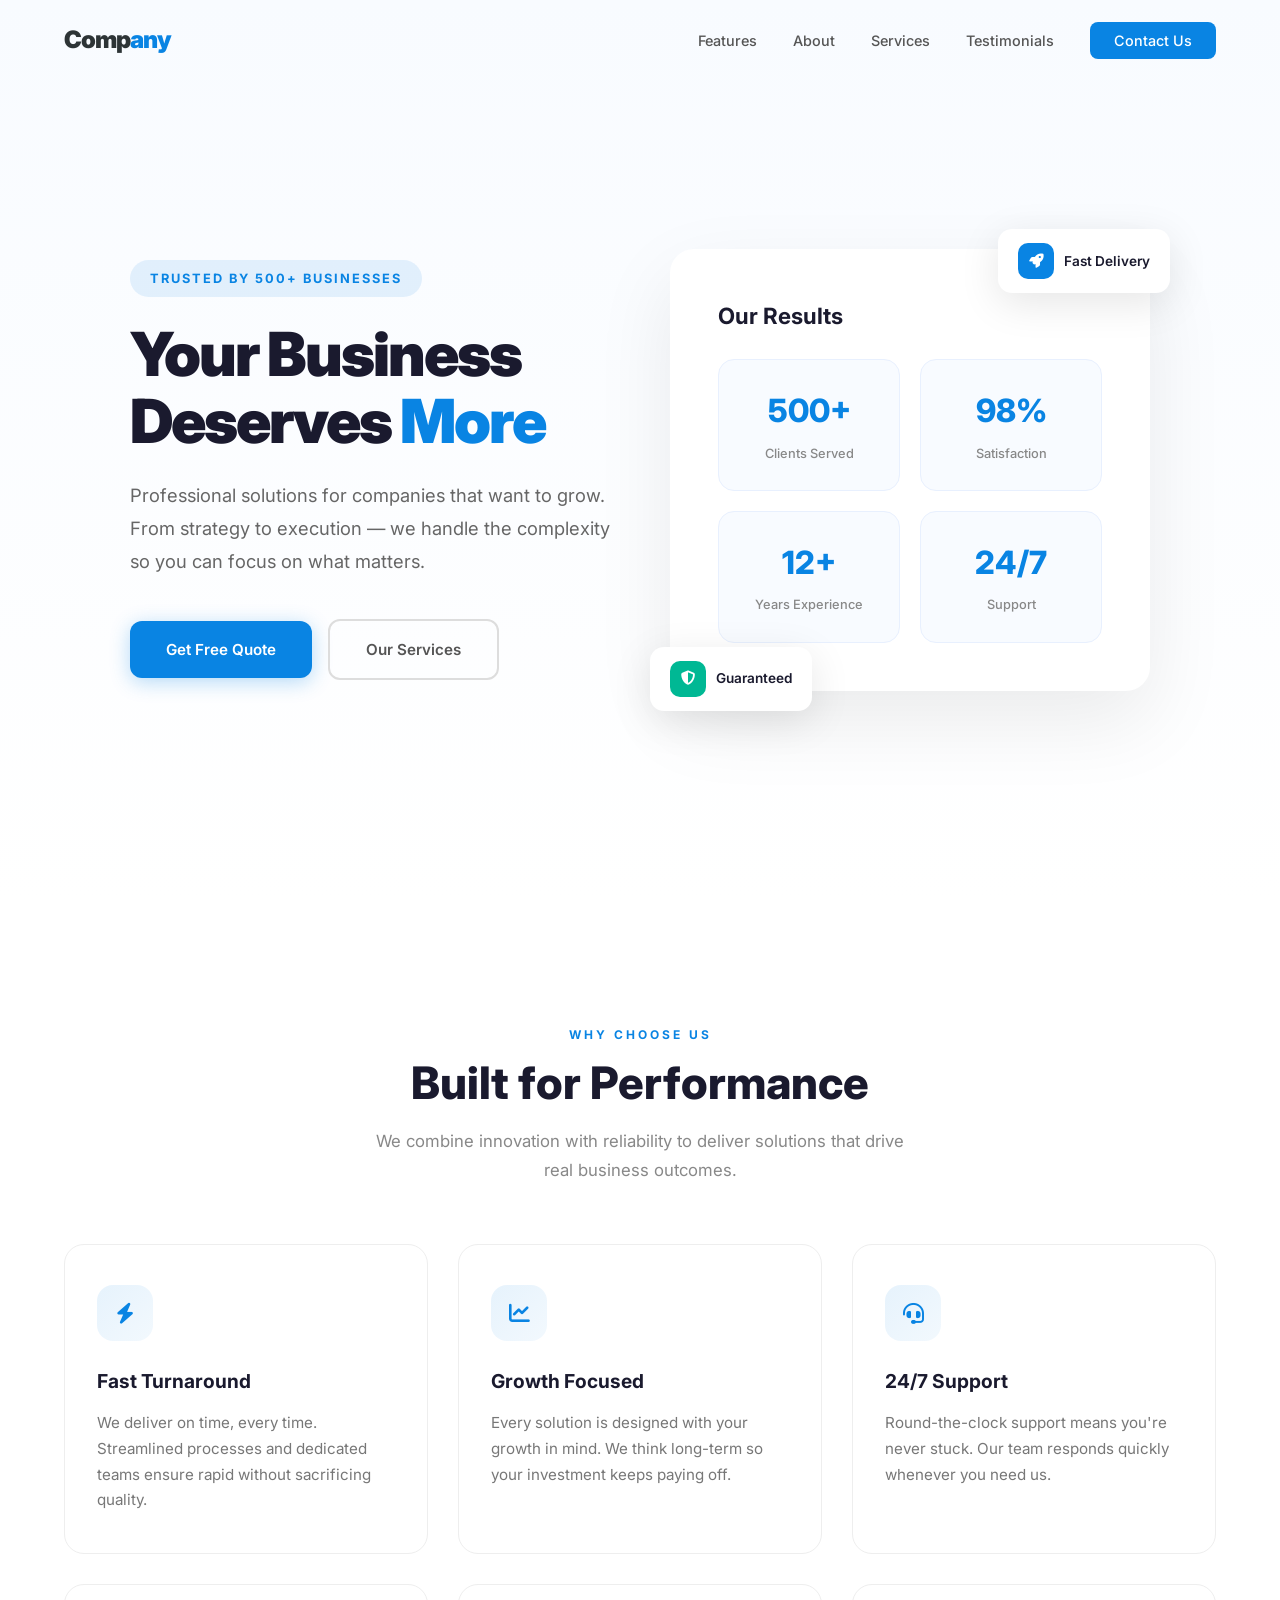
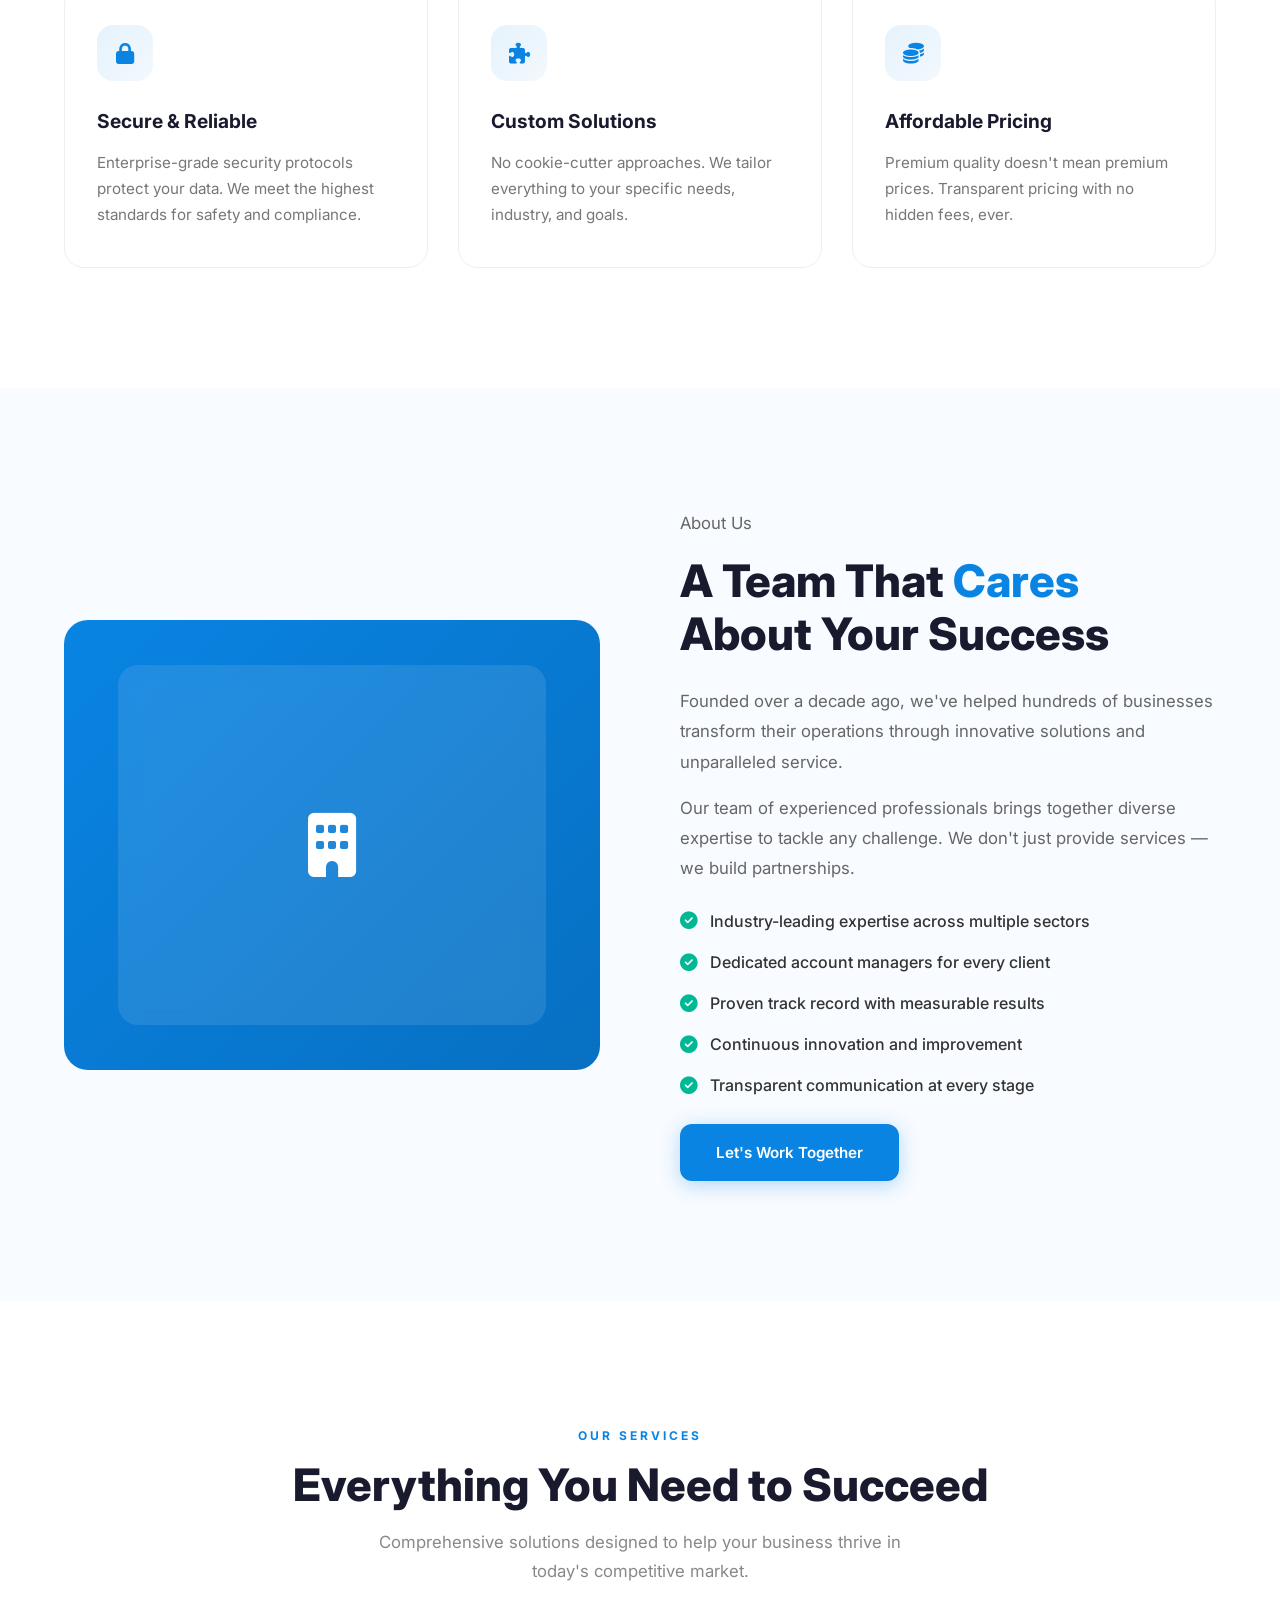
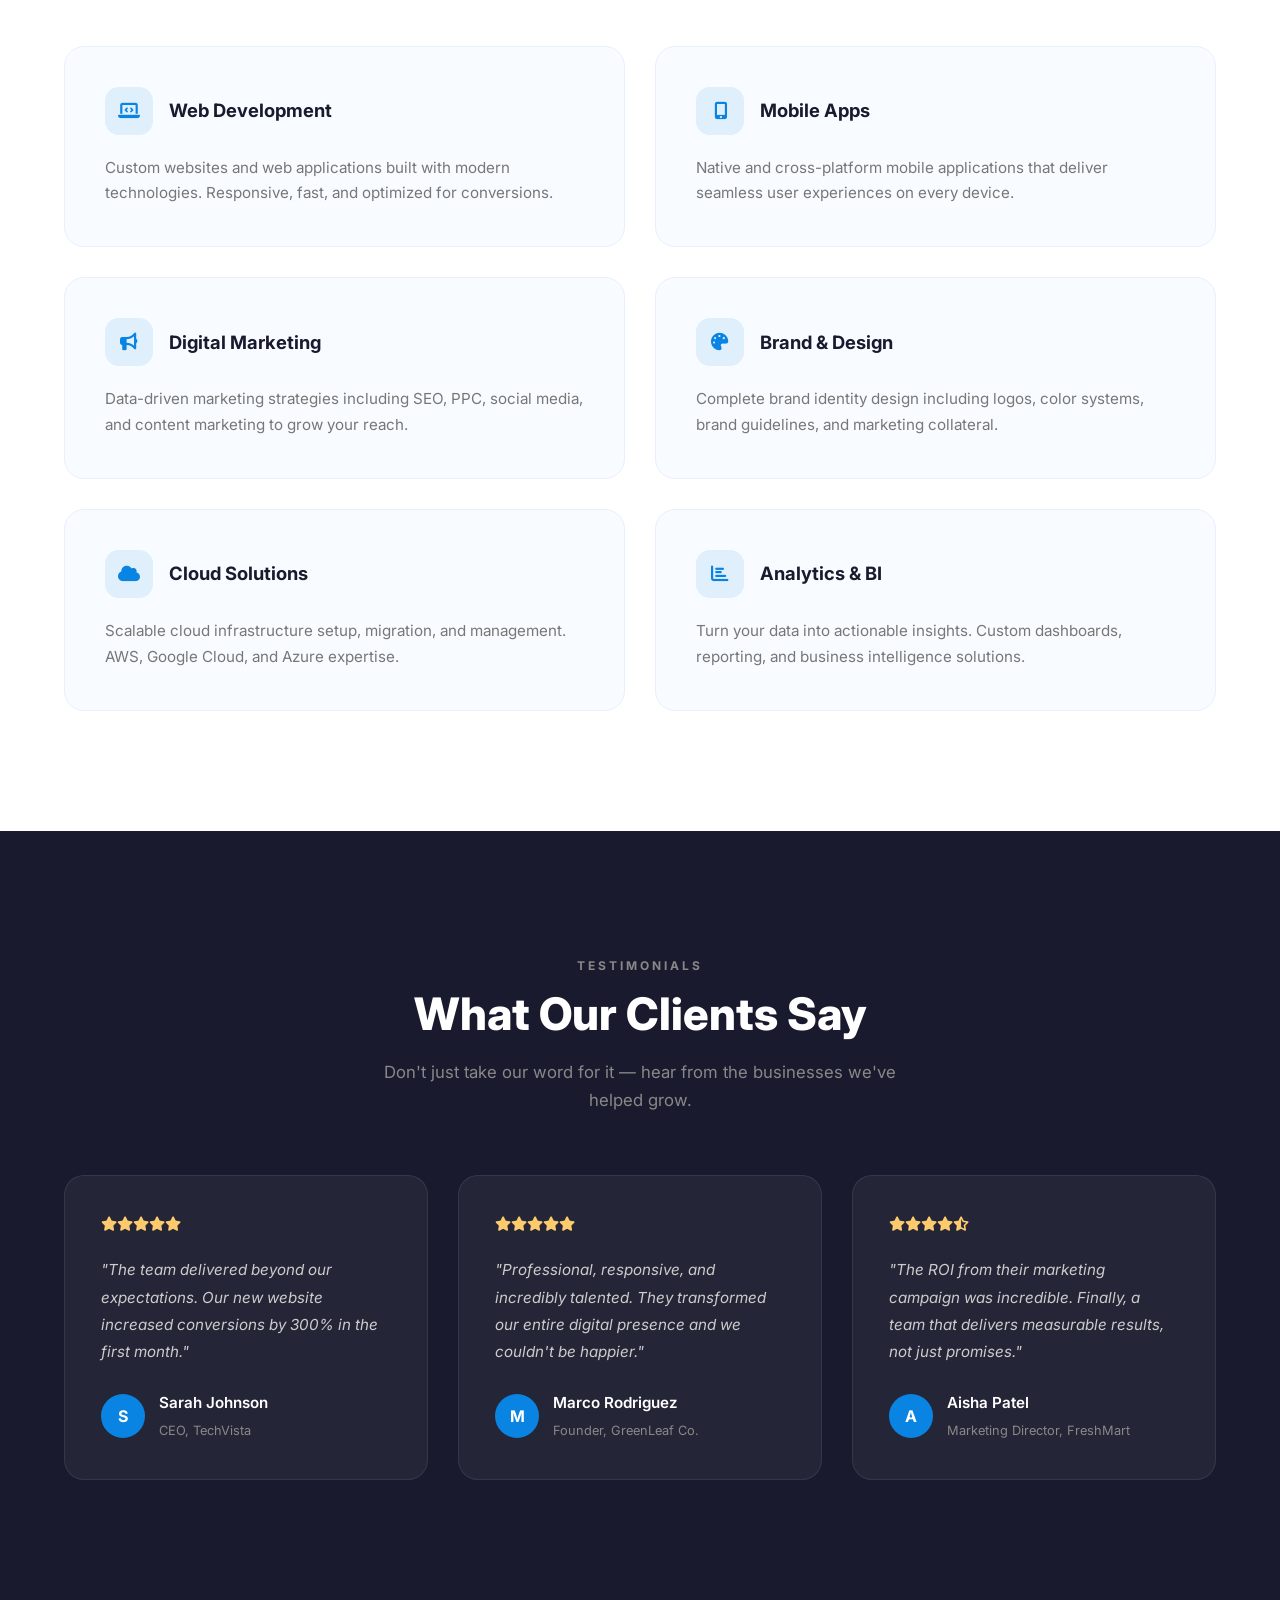
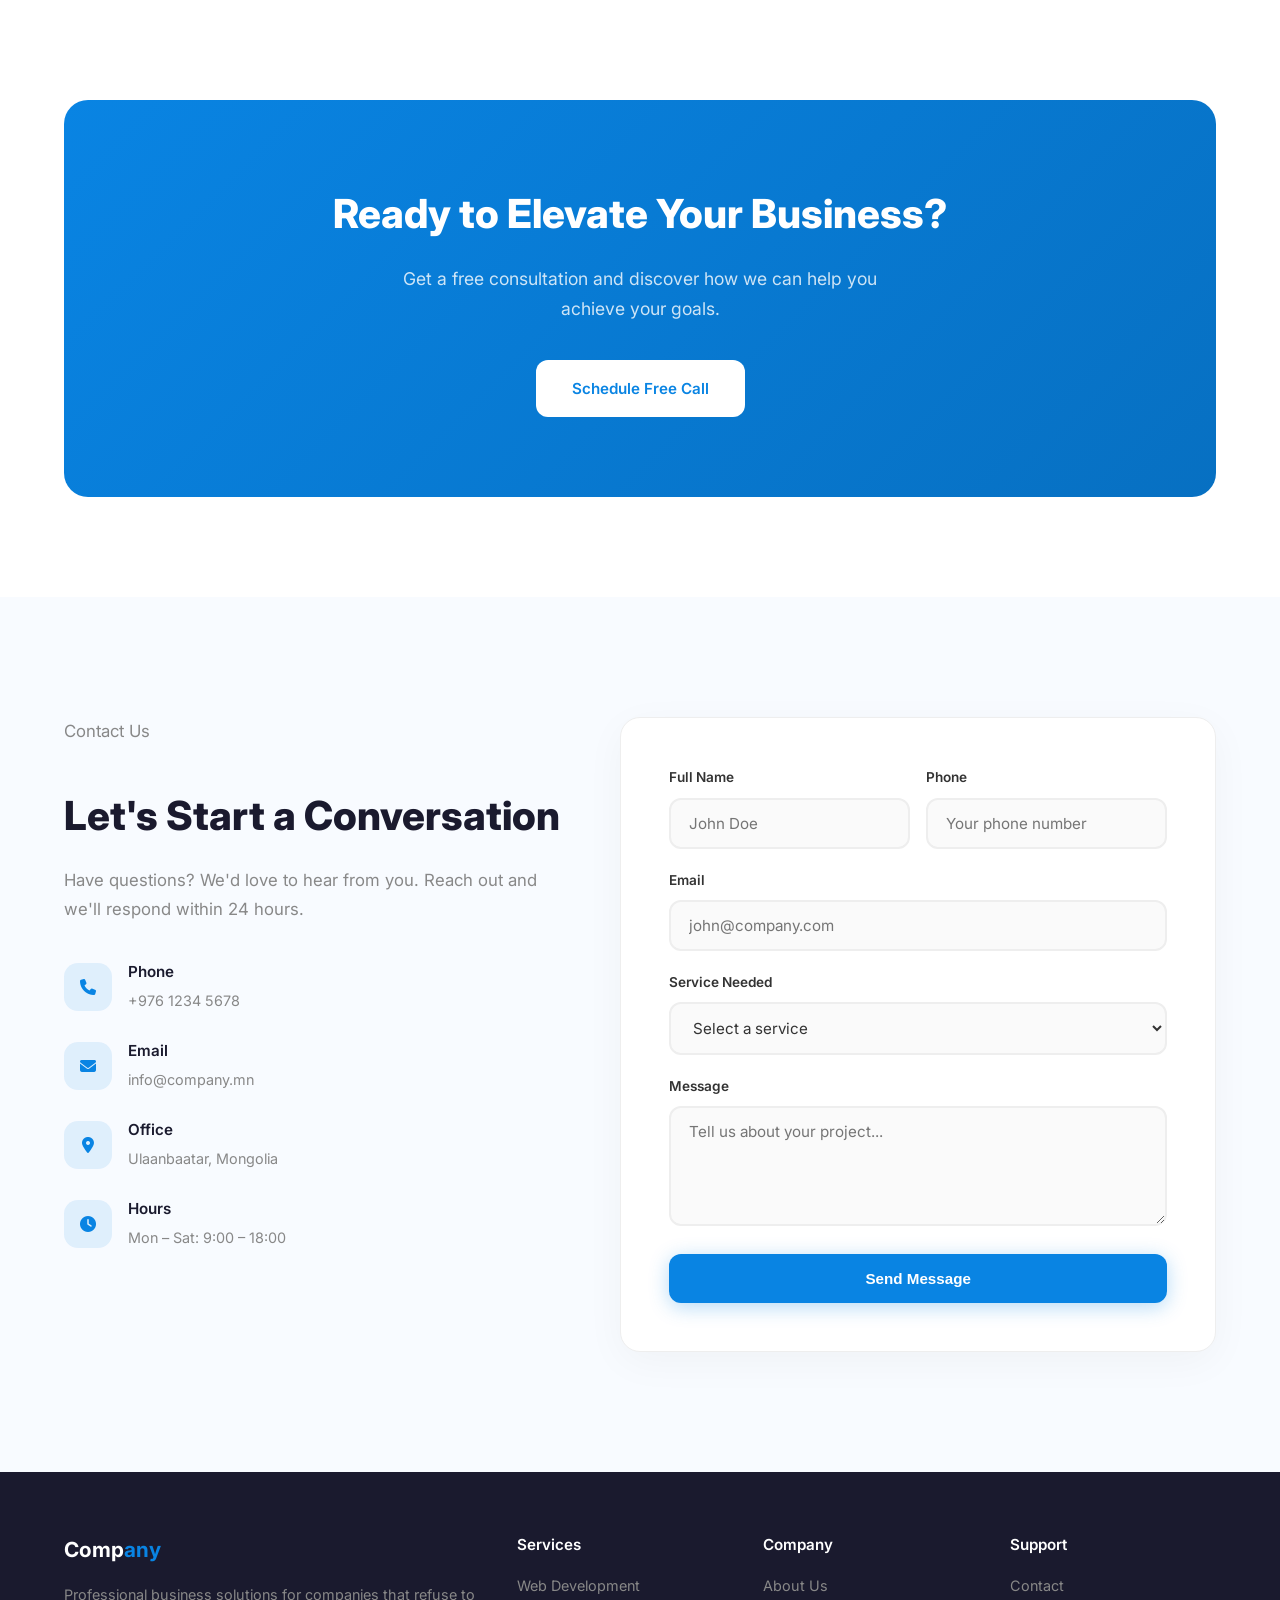
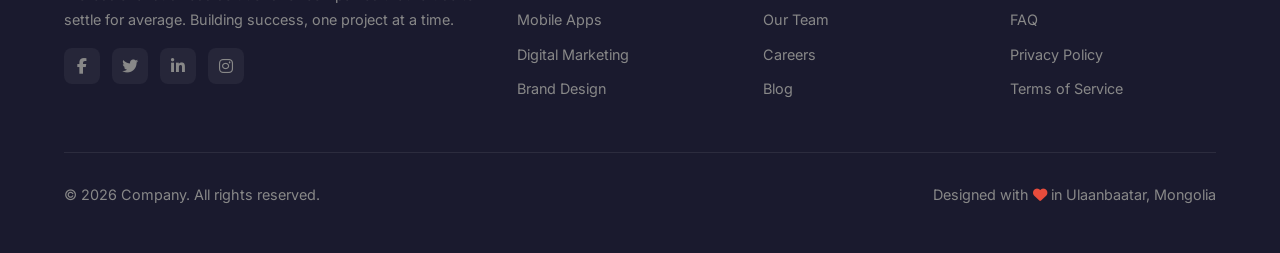
<file: templates/business/index.html>
<!DOCTYPE html>
<html lang="en">
<head>
  <meta charset="UTF-8">
  <meta name="viewport" content="width=device-width, initial-scale=1.0">
  <title>Company — Professional Business Solutions</title>
  <link rel="preconnect" href="https://fonts.googleapis.com">
  <link href="https://fonts.googleapis.com/css2?family=Inter:wght@300;400;500;600;700;800;900&display=swap" rel="stylesheet">
  <link rel="stylesheet" href="https://cdnjs.cloudflare.com/ajax/libs/font-awesome/6.5.0/css/all.min.css">
  <style>
    *, *::before, *::after { margin: 0; padding: 0; box-sizing: border-box; }
    html { scroll-behavior: smooth; font-size: 16px; }
    body { font-family: 'Inter', sans-serif; background: #fff; color: #1a1a2e; line-height: 1.7; overflow-x: hidden; }
    a { text-decoration: none; color: inherit; }
    ul { list-style: none; }
    .container { max-width: 1200px; margin: 0 auto; padding: 0 24px; }

    /* NAVBAR */
    .navbar { position: fixed; top: 0; left: 0; right: 0; z-index: 1000; padding: 20px 0; transition: all 0.3s ease; }
    .navbar.scrolled { background: rgba(255,255,255,0.95); backdrop-filter: blur(20px); box-shadow: 0 1px 20px rgba(0,0,0,0.08); padding: 14px 0; }
    .nav-inner { max-width: 1200px; margin: 0 auto; padding: 0 24px; display: flex; align-items: center; justify-content: space-between; }
    .logo { font-size: 1.5rem; font-weight: 900; color: #2d3436; letter-spacing: -1px; }
    .logo span { color: #0984e3; }
    .nav-links { display: flex; align-items: center; gap: 36px; }
    .nav-links a { font-size: 0.9rem; font-weight: 500; color: #555; transition: color 0.3s; }
    .nav-links a:hover { color: #0984e3; }
    .btn-nav { background: #0984e3; color: #fff !important; padding: 10px 24px !important; border-radius: 8px; font-weight: 600; transition: all 0.3s; }
    .btn-nav:hover { background: #0770c2; transform: translateY(-1px); }
    .hamburger { display: none; flex-direction: column; gap: 5px; background: none; border: none; cursor: pointer; padding: 4px; }
    .hamburger span { display: block; width: 24px; height: 2px; background: #333; transition: all 0.3s; }

    /* HERO */
    .hero { min-height: 100vh; display: flex; align-items: center; position: relative; padding: 120px 24px 80px; overflow: hidden; background: linear-gradient(180deg, #f8fbff 0%, #fff 100%); }
    .hero-grid { display: grid; grid-template-columns: 1fr 1fr; gap: 60px; align-items: center; max-width: 1200px; margin: 0 auto; }
    .hero-tag { display: inline-block; font-size: 0.8rem; font-weight: 700; letter-spacing: 2px; text-transform: uppercase; color: #0984e3; background: rgba(9,132,227,0.1); padding: 8px 20px; border-radius: 50px; margin-bottom: 24px; }
    .hero-title { font-size: 3.8rem; font-weight: 900; line-height: 1.1; margin-bottom: 24px; letter-spacing: -2px; color: #1a1a2e; }
    .hero-title .accent { color: #0984e3; }
    .hero-sub { font-size: 1.15rem; color: #666; margin-bottom: 40px; max-width: 480px; line-height: 1.8; }
    .hero-buttons { display: flex; gap: 16px; align-items: center; }
    .btn { display: inline-flex; align-items: center; justify-content: center; padding: 16px 36px; border-radius: 12px; font-weight: 600; font-size: 0.95rem; cursor: pointer; transition: all 0.3s ease; border: none; }
    .btn-primary { background: #0984e3; color: #fff; box-shadow: 0 4px 20px rgba(9,132,227,0.3); }
    .btn-primary:hover { background: #0770c2; transform: translateY(-2px); box-shadow: 0 8px 30px rgba(9,132,227,0.4); }
    .btn-outline { border: 2px solid #ddd; color: #555; background: transparent; }
    .btn-outline:hover { border-color: #0984e3; color: #0984e3; }
    .hero-visual { position: relative; }
    .hero-card { background: #fff; border-radius: 24px; padding: 48px; box-shadow: 0 30px 80px rgba(0,0,0,0.08); position: relative; }
    .hero-card h3 { font-size: 1.4rem; margin-bottom: 24px; color: #1a1a2e; }
    .stat-row { display: grid; grid-template-columns: 1fr 1fr; gap: 20px; }
    .stat-box { background: #f8fbff; border-radius: 16px; padding: 24px; text-align: center; border: 1px solid #e8f0fe; }
    .stat-box .num { display: block; font-size: 2rem; font-weight: 800; color: #0984e3; }
    .stat-box .label { font-size: 0.8rem; color: #888; font-weight: 500; margin-top: 4px; }
    .floating-badge { position: absolute; background: #fff; border-radius: 14px; padding: 14px 20px; box-shadow: 0 10px 40px rgba(0,0,0,0.1); font-weight: 600; font-size: 0.85rem; display: flex; align-items: center; gap: 10px; }
    .floating-badge.top-right { top: -20px; right: -20px; }
    .floating-badge.bottom-left { bottom: -20px; left: -20px; }
    .floating-badge i { width: 36px; height: 36px; border-radius: 10px; display: flex; align-items: center; justify-content: center; color: #fff; font-size: 0.9rem; }
    .badge-blue { background: #0984e3; }
    .badge-green { background: #00b894; }

    /* FEATURES */
    .features { padding: 120px 0; }
    .section-header { text-align: center; margin-bottom: 60px; }
    .section-header .tag { display: inline-block; font-size: 0.75rem; font-weight: 700; letter-spacing: 3px; text-transform: uppercase; color: #0984e3; margin-bottom: 12px; }
    .section-header h2 { font-size: 2.8rem; font-weight: 800; line-height: 1.2; margin-bottom: 16px; color: #1a1a2e; }
    .section-header p { font-size: 1.05rem; color: #888; max-width: 550px; margin: 0 auto; }
    .features-grid { display: grid; grid-template-columns: repeat(3, 1fr); gap: 30px; }
    .feature-card { background: #fff; border: 1px solid #eee; border-radius: 20px; padding: 40px 32px; transition: all 0.4s ease; }
    .feature-card:hover { border-color: #0984e3; transform: translateY(-4px); box-shadow: 0 20px 60px rgba(9,132,227,0.1); }
    .feature-icon { width: 56px; height: 56px; border-radius: 16px; background: linear-gradient(135deg, rgba(9,132,227,0.1), rgba(9,132,227,0.05)); display: flex; align-items: center; justify-content: center; margin-bottom: 24px; font-size: 1.3rem; color: #0984e3; }
    .feature-card h3 { font-size: 1.2rem; font-weight: 700; margin-bottom: 12px; color: #1a1a2e; }
    .feature-card p { color: #777; font-size: 0.95rem; line-height: 1.7; }

    /* ABOUT */
    .about { padding: 120px 0; background: #f8fbff; }
    .about-grid { display: grid; grid-template-columns: 1fr 1fr; gap: 80px; align-items: center; }
    .about-img { position: relative; border-radius: 24px; height: 450px; background: linear-gradient(135deg, #0984e3, #0770c2); display: flex; align-items: center; justify-content: center; overflow: hidden; }
    .about-img-inner { width: 80%; height: 80%; background: rgba(255,255,255,0.1); border-radius: 20px; backdrop-filter: blur(10px); display: flex; align-items: center; justify-content: center; color: #fff; font-size: 4rem; }
    .about-content h2 { font-size: 2.8rem; font-weight: 800; line-height: 1.2; margin-bottom: 24px; color: #1a1a2e; }
    .about-content h2 .accent { color: #0984e3; }
    .about-content p { color: #666; font-size: 1.05rem; margin-bottom: 16px; line-height: 1.8; }
    .about-list { margin: 24px 0; }
    .about-list li { display: flex; align-items: center; gap: 12px; margin-bottom: 14px; font-weight: 500; color: #333; }
    .about-list li i { color: #00b894; font-size: 1.1rem; }

    /* SERVICES */
    .services { padding: 120px 0; }
    .services-grid { display: grid; grid-template-columns: repeat(2, 1fr); gap: 30px; }
    .service-card { background: #f8fbff; border: 1px solid #e8f0fe; border-radius: 20px; padding: 40px; transition: all 0.4s ease; }
    .service-card:hover { background: #fff; box-shadow: 0 10px 40px rgba(0,0,0,0.06); transform: translateY(-2px); }
    .service-top { display: flex; align-items: center; gap: 16px; margin-bottom: 20px; }
    .service-icon { width: 48px; height: 48px; border-radius: 14px; background: rgba(9,132,227,0.1); display: flex; align-items: center; justify-content: center; color: #0984e3; font-size: 1.1rem; }
    .service-card h3 { font-size: 1.15rem; font-weight: 700; color: #1a1a2e; }
    .service-card p { color: #777; font-size: 0.95rem; line-height: 1.7; }

    /* TESTIMONIALS */
    .testimonials { padding: 120px 0; background: #1a1a2e; }
    .testimonials .section-header h2 { color: #fff; }
    .testimonials .section-header p { color: #888; }
    .testimonials .tag { color: #0984e3; }
    .testimonials-grid { display: grid; grid-template-columns: repeat(3, 1fr); gap: 30px; }
    .testimonial-card { background: rgba(255,255,255,0.05); border: 1px solid rgba(255,255,255,0.08); border-radius: 20px; padding: 36px; }
    .testimonial-card .stars { color: #fdcb6e; margin-bottom: 20px; font-size: 0.9rem; }
    .testimonial-card p { color: #ccc; font-size: 0.95rem; line-height: 1.8; margin-bottom: 24px; font-style: italic; }
    .testimonial-author { display: flex; align-items: center; gap: 14px; }
    .author-avatar { width: 44px; height: 44px; border-radius: 50%; background: #0984e3; display: flex; align-items: center; justify-content: center; color: #fff; font-weight: 700; font-size: 1rem; }
    .author-info h4 { color: #fff; font-size: 0.95rem; font-weight: 600; }
    .author-info span { color: #888; font-size: 0.8rem; }

    /* CTA */
    .cta { padding: 100px 0; }
    .cta-box { background: linear-gradient(135deg, #0984e3, #0770c2); border-radius: 24px; padding: 80px 60px; text-align: center; color: #fff; }
    .cta-box h2 { font-size: 2.5rem; font-weight: 800; margin-bottom: 16px; }
    .cta-box p { font-size: 1.1rem; color: rgba(255,255,255,0.8); margin-bottom: 36px; max-width: 500px; margin-left: auto; margin-right: auto; }
    .btn-white { background: #fff; color: #0984e3; }
    .btn-white:hover { transform: translateY(-2px); box-shadow: 0 8px 30px rgba(0,0,0,0.2); }

    /* CONTACT */
    .contact { padding: 120px 0; background: #f8fbff; }
    .contact-grid { display: grid; grid-template-columns: 1fr 1.2fr; gap: 60px; }
    .contact-info h2 { font-size: 2.5rem; font-weight: 800; margin-bottom: 16px; color: #1a1a2e; }
    .contact-info p { color: #888; font-size: 1.05rem; margin-bottom: 36px; }
    .contact-item { display: flex; align-items: center; gap: 16px; margin-bottom: 24px; }
    .contact-icon { width: 48px; height: 48px; border-radius: 14px; background: rgba(9,132,227,0.1); display: flex; align-items: center; justify-content: center; color: #0984e3; font-size: 1rem; }
    .contact-item h4 { font-size: 0.95rem; font-weight: 600; color: #1a1a2e; margin-bottom: 2px; }
    .contact-item span { font-size: 0.9rem; color: #888; }
    .contact-form { background: #fff; border-radius: 20px; padding: 48px; box-shadow: 0 10px 40px rgba(0,0,0,0.04); border: 1px solid #eee; }
    .form-group { margin-bottom: 20px; }
    .form-group label { display: block; font-size: 0.85rem; font-weight: 600; color: #333; margin-bottom: 8px; }
    .form-group input,
    .form-group textarea,
    .form-group select { width: 100%; padding: 14px 18px; border: 2px solid #eee; border-radius: 12px; font-size: 0.95rem; font-family: inherit; transition: border-color 0.3s; color: #333; background: #fafafa; }
    .form-group input:focus,
    .form-group textarea:focus { outline: none; border-color: #0984e3; background: #fff; }
    .form-group textarea { resize: vertical; min-height: 120px; }
    .form-row { display: grid; grid-template-columns: 1fr 1fr; gap: 16px; }
    .btn-block { width: 100%; }

    /* FOOTER */
    .footer { padding: 60px 0 30px; background: #1a1a2e; color: #888; }
    .footer-grid { display: grid; grid-template-columns: 2fr 1fr 1fr 1fr; gap: 40px; margin-bottom: 40px; }
    .footer h3 { color: #fff; font-size: 1.3rem; margin-bottom: 16px; }
    .footer h3 span { color: #0984e3; }
    .footer p { font-size: 0.9rem; line-height: 1.7; margin-bottom: 16px; }
    .footer h4 { color: #fff; font-size: 0.95rem; font-weight: 600; margin-bottom: 16px; }
    .footer-links a { display: block; color: #888; font-size: 0.9rem; margin-bottom: 10px; transition: color 0.3s; }
    .footer-links a:hover { color: #0984e3; }
    .footer-bottom { border-top: 1px solid rgba(255,255,255,0.08); padding-top: 30px; display: flex; justify-content: space-between; align-items: center; font-size: 0.85rem; }
    .social-links a { display: inline-flex; align-items: center; justify-content: center; width: 36px; height: 36px; border-radius: 8px; background: rgba(255,255,255,0.05); color: #888; margin-right: 8px; transition: all 0.3s; }
    .social-links a:hover { background: #0984e3; color: #fff; }

    /* RESPONSIVE */
    @media (max-width: 1024px) {
      .hero-title { font-size: 3rem; }
      .hero-grid { grid-template-columns: 1fr; gap: 40px; }
      .hero-visual { order: -1; }
      .about-grid { grid-template-columns: 1fr; gap: 40px; }
      .features-grid { grid-template-columns: repeat(2, 1fr); }
      .testimonials-grid { grid-template-columns: 1fr 1fr; }
      .contact-grid { grid-template-columns: 1fr; }
      .footer-grid { grid-template-columns: 1fr 1fr; }
    }
    @media (max-width: 768px) {
      .nav-links { display: none; }
      .hamburger { display: flex; }
      .hero-title { font-size: 2.4rem; letter-spacing: -1px; }
      .hero { padding-top: 100px; }
      .features-grid { grid-template-columns: 1fr; }
      .services-grid { grid-template-columns: 1fr; }
      .testimonials-grid { grid-template-columns: 1fr; }
      .form-row { grid-template-columns: 1fr; }
      .cta-box { padding: 50px 30px; }
      .cta-box h2 { font-size: 1.8rem; }
      .footer-grid { grid-template-columns: 1fr; }
      .footer-bottom { flex-direction: column; gap: 16px; text-align: center; }
      .section-header h2 { font-size: 2rem; }
    }

    /* MOBILE NAV */
    .mobile-nav { display: none; position: fixed; inset: 0; background: rgba(255,255,255,0.98); z-index: 2000; flex-direction: column; align-items: center; justify-content: center; gap: 32px; }
    .mobile-nav.open { display: flex; }
    .mobile-nav a { font-size: 1.3rem; font-weight: 600; color: #1a1a2e; }
    .mobile-close { position: absolute; top: 24px; right: 24px; font-size: 1.5rem; background: none; border: none; cursor: pointer; color: #333; }
  </style>
</head>
<body>

  <!-- NAVBAR -->
  <nav class="navbar">
    <div class="nav-inner">
      <a href="#hero" class="logo">Comp<span>any</span></a>
      <ul class="nav-links">
        <li><a href="#features">Features</a></li>
        <li><a href="#about">About</a></li>
        <li><a href="#services">Services</a></li>
        <li><a href="#testimonials">Testimonials</a></li>
        <li><a href="#contact" class="btn-nav">Contact Us</a></li>
      </ul>
      <button class="hamburger" id="hamburger"><span></span><span></span><span></span></button>
    </div>
  </nav>

  <!-- HERO -->
  <section class="hero" id="hero">
    <div class="hero-grid">
      <div class="hero-text">
        <p class="hero-tag">Trusted by 500+ Businesses</p>
        <h1 class="hero-title">Your Business <br>Deserves <span class="accent">More</span></h1>
        <p class="hero-sub">Professional solutions for companies that want to grow. From strategy to execution — we handle the complexity so you can focus on what matters.</p>
        <div class="hero-buttons">
          <a href="#contact" class="btn btn-primary">Get Free Quote</a>
          <a href="#services" class="btn btn-outline">Our Services</a>
        </div>
      </div>
      <div class="hero-visual">
        <div class="hero-card">
          <h3>Our Results</h3>
          <div class="stat-row">
            <div class="stat-box"><span class="num">500+</span><span class="label">Clients Served</span></div>
            <div class="stat-box"><span class="num">98%</span><span class="label">Satisfaction</span></div>
            <div class="stat-box"><span class="num">12+</span><span class="label">Years Experience</span></div>
            <div class="stat-box"><span class="num">24/7</span><span class="label">Support</span></div>
          </div>
        </div>
        <div class="floating-badge top-right"><i class="fas fa-rocket badge-blue"></i> <span>Fast Delivery</span></div>
        <div class="floating-badge bottom-left"><i class="fas fa-shield-alt badge-green"></i> <span>Guaranteed</span></div>
      </div>
    </div>
  </section>

  <!-- FEATURES -->
  <section class="features" id="features">
    <div class="container">
      <div class="section-header">
        <p class="tag">Why Choose Us</p>
        <h2>Built for Performance</h2>
        <p>We combine innovation with reliability to deliver solutions that drive real business outcomes.</p>
      </div>
      <div class="features-grid">
        <div class="feature-card">
          <div class="feature-icon"><i class="fas fa-bolt"></i></div>
          <h3>Fast Turnaround</h3>
          <p>We deliver on time, every time. Streamlined processes and dedicated teams ensure rapid without sacrificing quality.</p>
        </div>
        <div class="feature-card">
          <div class="feature-icon"><i class="fas fa-chart-line"></i></div>
          <h3>Growth Focused</h3>
          <p>Every solution is designed with your growth in mind. We think long-term so your investment keeps paying off.</p>
        </div>
        <div class="feature-card">
          <div class="feature-icon"><i class="fas fa-headset"></i></div>
          <h3>24/7 Support</h3>
          <p>Round-the-clock support means you're never stuck. Our team responds quickly whenever you need us.</p>
        </div>
        <div class="feature-card">
          <div class="feature-icon"><i class="fas fa-lock"></i></div>
          <h3>Secure & Reliable</h3>
          <p>Enterprise-grade security protocols protect your data. We meet the highest standards for safety and compliance.</p>
        </div>
        <div class="feature-card">
          <div class="feature-icon"><i class="fas fa-puzzle-piece"></i></div>
          <h3>Custom Solutions</h3>
          <p>No cookie-cutter approaches. We tailor everything to your specific needs, industry, and goals.</p>
        </div>
        <div class="feature-card">
          <div class="feature-icon"><i class="fas fa-coins"></i></div>
          <h3>Affordable Pricing</h3>
          <p>Premium quality doesn't mean premium prices. Transparent pricing with no hidden fees, ever.</p>
        </div>
      </div>
    </div>
  </section>

  <!-- ABOUT -->
  <section class="about" id="about">
    <div class="container">
      <div class="about-grid">
        <div class="about-img">
          <div class="about-img-inner"><i class="fas fa-building"></i></div>
        </div>
        <div class="about-content">
          <p class="tag">About Us</p>
          <h2>A Team That <span class="accent">Cares</span> About Your Success</h2>
          <p>Founded over a decade ago, we've helped hundreds of businesses transform their operations through innovative solutions and unparalleled service.</p>
          <p>Our team of experienced professionals brings together diverse expertise to tackle any challenge. We don't just provide services — we build partnerships.</p>
          <ul class="about-list">
            <li><i class="fas fa-check-circle"></i> Industry-leading expertise across multiple sectors</li>
            <li><i class="fas fa-check-circle"></i> Dedicated account managers for every client</li>
            <li><i class="fas fa-check-circle"></i> Proven track record with measurable results</li>
            <li><i class="fas fa-check-circle"></i> Continuous innovation and improvement</li>
            <li><i class="fas fa-check-circle"></i> Transparent communication at every stage</li>
          </ul>
          <a href="#contact" class="btn btn-primary">Let's Work Together</a>
        </div>
      </div>
    </div>
  </section>

  <!-- SERVICES -->
  <section class="services" id="services">
    <div class="container">
      <div class="section-header">
        <p class="tag">Our Services</p>
        <h2>Everything You Need to Succeed</h2>
        <p>Comprehensive solutions designed to help your business thrive in today's competitive market.</p>
      </div>
      <div class="services-grid">
        <div class="service-card">
          <div class="service-top"><div class="service-icon"><i class="fas fa-laptop-code"></i></div><h3>Web Development</h3></div>
          <p>Custom websites and web applications built with modern technologies. Responsive, fast, and optimized for conversions.</p>
        </div>
        <div class="service-card">
          <div class="service-top"><div class="service-icon"><i class="fas fa-mobile-alt"></i></div><h3>Mobile Apps</h3></div>
          <p>Native and cross-platform mobile applications that deliver seamless user experiences on every device.</p>
        </div>
        <div class="service-card">
          <div class="service-top"><div class="service-icon"><i class="fas fa-bullhorn"></i></div><h3>Digital Marketing</h3></div>
          <p>Data-driven marketing strategies including SEO, PPC, social media, and content marketing to grow your reach.</p>
        </div>
        <div class="service-card">
          <div class="service-top"><div class="service-icon"><i class="fas fa-palette"></i></div><h3>Brand & Design</h3></div>
          <p>Complete brand identity design including logos, color systems, brand guidelines, and marketing collateral.</p>
        </div>
        <div class="service-card">
          <div class="service-top"><div class="service-icon"><i class="fas fa-cloud"></i></div><h3>Cloud Solutions</h3></div>
          <p>Scalable cloud infrastructure setup, migration, and management. AWS, Google Cloud, and Azure expertise.</p>
        </div>
        <div class="service-card">
          <div class="service-top"><div class="service-icon"><i class="fas fa-chart-bar"></i></div><h3>Analytics & BI</h3></div>
          <p>Turn your data into actionable insights. Custom dashboards, reporting, and business intelligence solutions.</p>
        </div>
      </div>
    </div>
  </section>

  <!-- TESTIMONIALS -->
  <section class="testimonials" id="testimonials">
    <div class="container">
      <div class="section-header">
        <p class="tag">Testimonials</p>
        <h2>What Our Clients Say</h2>
        <p>Don't just take our word for it — hear from the businesses we've helped grow.</p>
      </div>
      <div class="testimonials-grid">
        <div class="testimonial-card">
          <div class="stars"><i class="fas fa-star"></i><i class="fas fa-star"></i><i class="fas fa-star"></i><i class="fas fa-star"></i><i class="fas fa-star"></i></div>
          <p>"The team delivered beyond our expectations. Our new website increased conversions by 300% in the first month."</p>
          <div class="testimonial-author">
            <div class="author-avatar">S</div>
            <div class="author-info"><h4>Sarah Johnson</h4><span>CEO, TechVista</span></div>
          </div>
        </div>
        <div class="testimonial-card">
          <div class="stars"><i class="fas fa-star"></i><i class="fas fa-star"></i><i class="fas fa-star"></i><i class="fas fa-star"></i><i class="fas fa-star"></i></div>
          <p>"Professional, responsive, and incredibly talented. They transformed our entire digital presence and we couldn't be happier."</p>
          <div class="testimonial-author">
            <div class="author-avatar">M</div>
            <div class="author-info"><h4>Marco Rodriguez</h4><span>Founder, GreenLeaf Co.</span></div>
          </div>
        </div>
        <div class="testimonial-card">
          <div class="stars"><i class="fas fa-star"></i><i class="fas fa-star"></i><i class="fas fa-star"></i><i class="fas fa-star"></i><i class="fas fa-star-half-alt"></i></div>
          <p>"The ROI from their marketing campaign was incredible. Finally, a team that delivers measurable results, not just promises."</p>
          <div class="testimonial-author">
            <div class="author-avatar">A</div>
            <div class="author-info"><h4>Aisha Patel</h4><span>Marketing Director, FreshMart</span></div>
          </div>
        </div>
      </div>
    </div>
  </section>

  <!-- CTA -->
  <section class="cta">
    <div class="container">
      <div class="cta-box">
        <h2>Ready to Elevate Your Business?</h2>
        <p>Get a free consultation and discover how we can help you achieve your goals.</p>
        <a href="#contact" class="btn btn-white">Schedule Free Call</a>
      </div>
    </div>
  </section>

  <!-- CONTACT -->
  <section class="contact" id="contact">
    <div class="container">
      <div class="contact-grid">
        <div class="contact-info">
          <p class="tag">Contact Us</p>
          <h2>Let's Start a Conversation</h2>
          <p>Have questions? We'd love to hear from you. Reach out and we'll respond within 24 hours.</p>
          <div class="contact-item">
            <div class="contact-icon"><i class="fas fa-phone"></i></div>
            <div><h4>Phone</h4><span>+976 1234 5678</span></div>
          </div>
          <div class="contact-item">
            <div class="contact-icon"><i class="fas fa-envelope"></i></div>
            <div><h4>Email</h4><span>info@company.mn</span></div>
          </div>
          <div class="contact-item">
            <div class="contact-icon"><i class="fas fa-map-marker-alt"></i></div>
            <div><h4>Office</h4><span>Ulaanbaatar, Mongolia</span></div>
          </div>
          <div class="contact-item">
            <div class="contact-icon"><i class="fas fa-clock"></i></div>
            <div><h4>Hours</h4><span>Mon – Sat: 9:00 – 18:00</span></div>
          </div>
        </div>
        <form class="contact-form">
          <div class="form-row">
            <div class="form-group"><label>Full Name</label><input type="text" placeholder="John Doe" required></div>
            <div class="form-group"><label>Phone</label><input type="text" placeholder="Your phone number"></div>
          </div>
          <div class="form-group"><label>Email</label><input type="email" placeholder="john@company.com" required></div>
          <div class="form-group"><label>Service Needed</label><select><option value="">Select a service</option><option>Web Development</option><option>Mobile App</option><option>Digital Marketing</option><option>Brand & Design</option><option>Cloud Solutions</option><option>Other</option></select></div>
          <div class="form-group"><label>Message</label><textarea rows="4" placeholder="Tell us about your project..."></textarea></div>
          <button type="submit" class="btn btn-primary btn-block">Send Message</button>
        </form>
      </div>
    </div>
  </section>

  <!-- FOOTER -->
  <footer class="footer">
    <div class="container">
      <div class="footer-grid">
        <div>
          <h3>Comp<span>any</span></h3>
          <p>Professional business solutions for companies that refuse to settle for average. Building success, one project at a time.</p>
          <div class="social-links">
            <a href="#"><i class="fab fa-facebook-f"></i></a>
            <a href="#"><i class="fab fa-twitter"></i></a>
            <a href="#"><i class="fab fa-linkedin-in"></i></a>
            <a href="#"><i class="fab fa-instagram"></i></a>
          </div>
        </div>
        <div class="footer-links">
          <h4>Services</h4>
          <a href="#">Web Development</a>
          <a href="#">Mobile Apps</a>
          <a href="#">Digital Marketing</a>
          <a href="#">Brand Design</a>
        </div>
        <div class="footer-links">
          <h4>Company</h4>
          <a href="#">About Us</a>
          <a href="#">Our Team</a>
          <a href="#">Careers</a>
          <a href="#">Blog</a>
        </div>
        <div class="footer-links">
          <h4>Support</h4>
          <a href="#">Contact</a>
          <a href="#">FAQ</a>
          <a href="#">Privacy Policy</a>
          <a href="#">Terms of Service</a>
        </div>
      </div>
      <div class="footer-bottom">
        <p>&copy; 2026 Company. All rights reserved.</p>
        <p>Designed with <i class="fas fa-heart" style="color: #e74c3c;"></i> in Ulaanbaatar, Mongolia</p>
      </div>
    </div>
  </footer>

  <div class="mobile-nav" id="mobileNav">
    <button class="mobile-close" id="mobileClose"><i class="fas fa-times"></i></button>
    <a href="#features" class="mobile-link">Features</a>
    <a href="#about" class="mobile-link">About</a>
    <a href="#services" class="mobile-link">Services</a>
    <a href="#testimonials" class="mobile-link">Testimonials</a>
    <a href="#contact" class="mobile-link">Contact</a>
  </div>

</body>
</html>
</file>
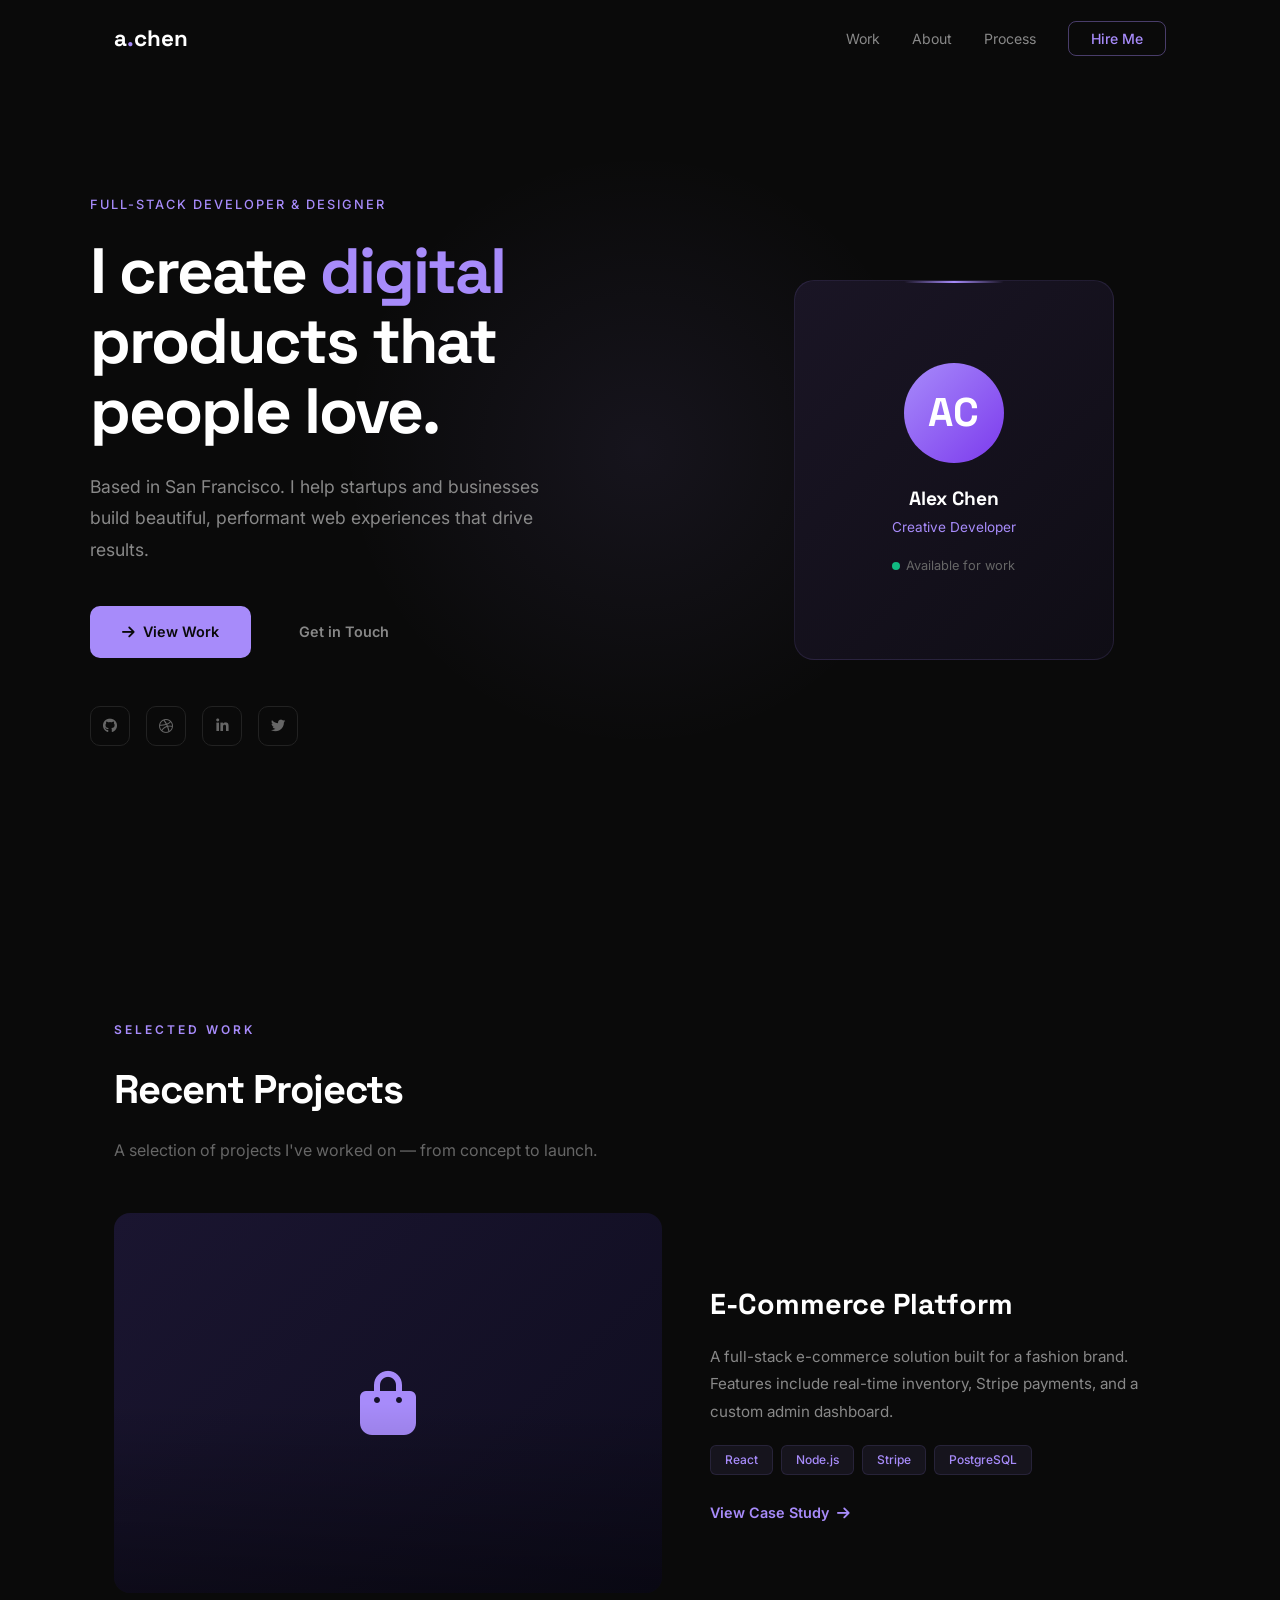
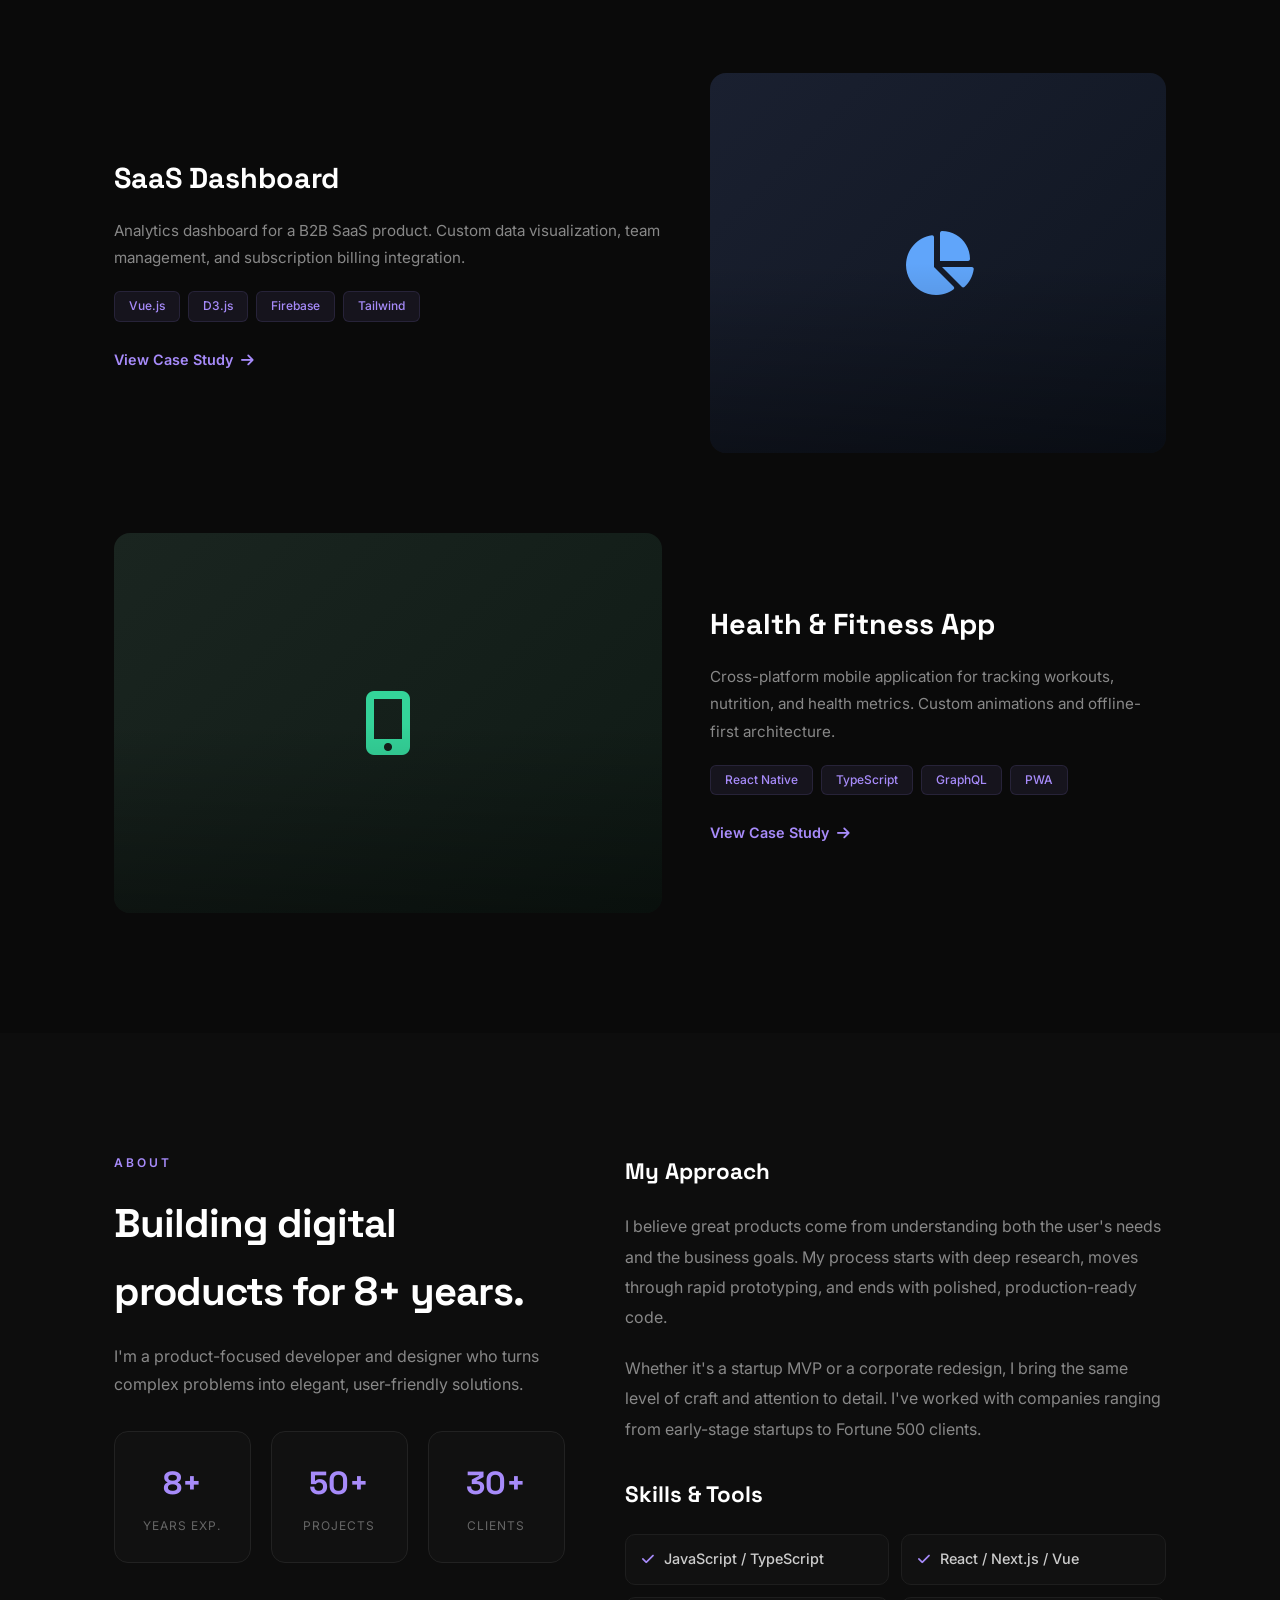
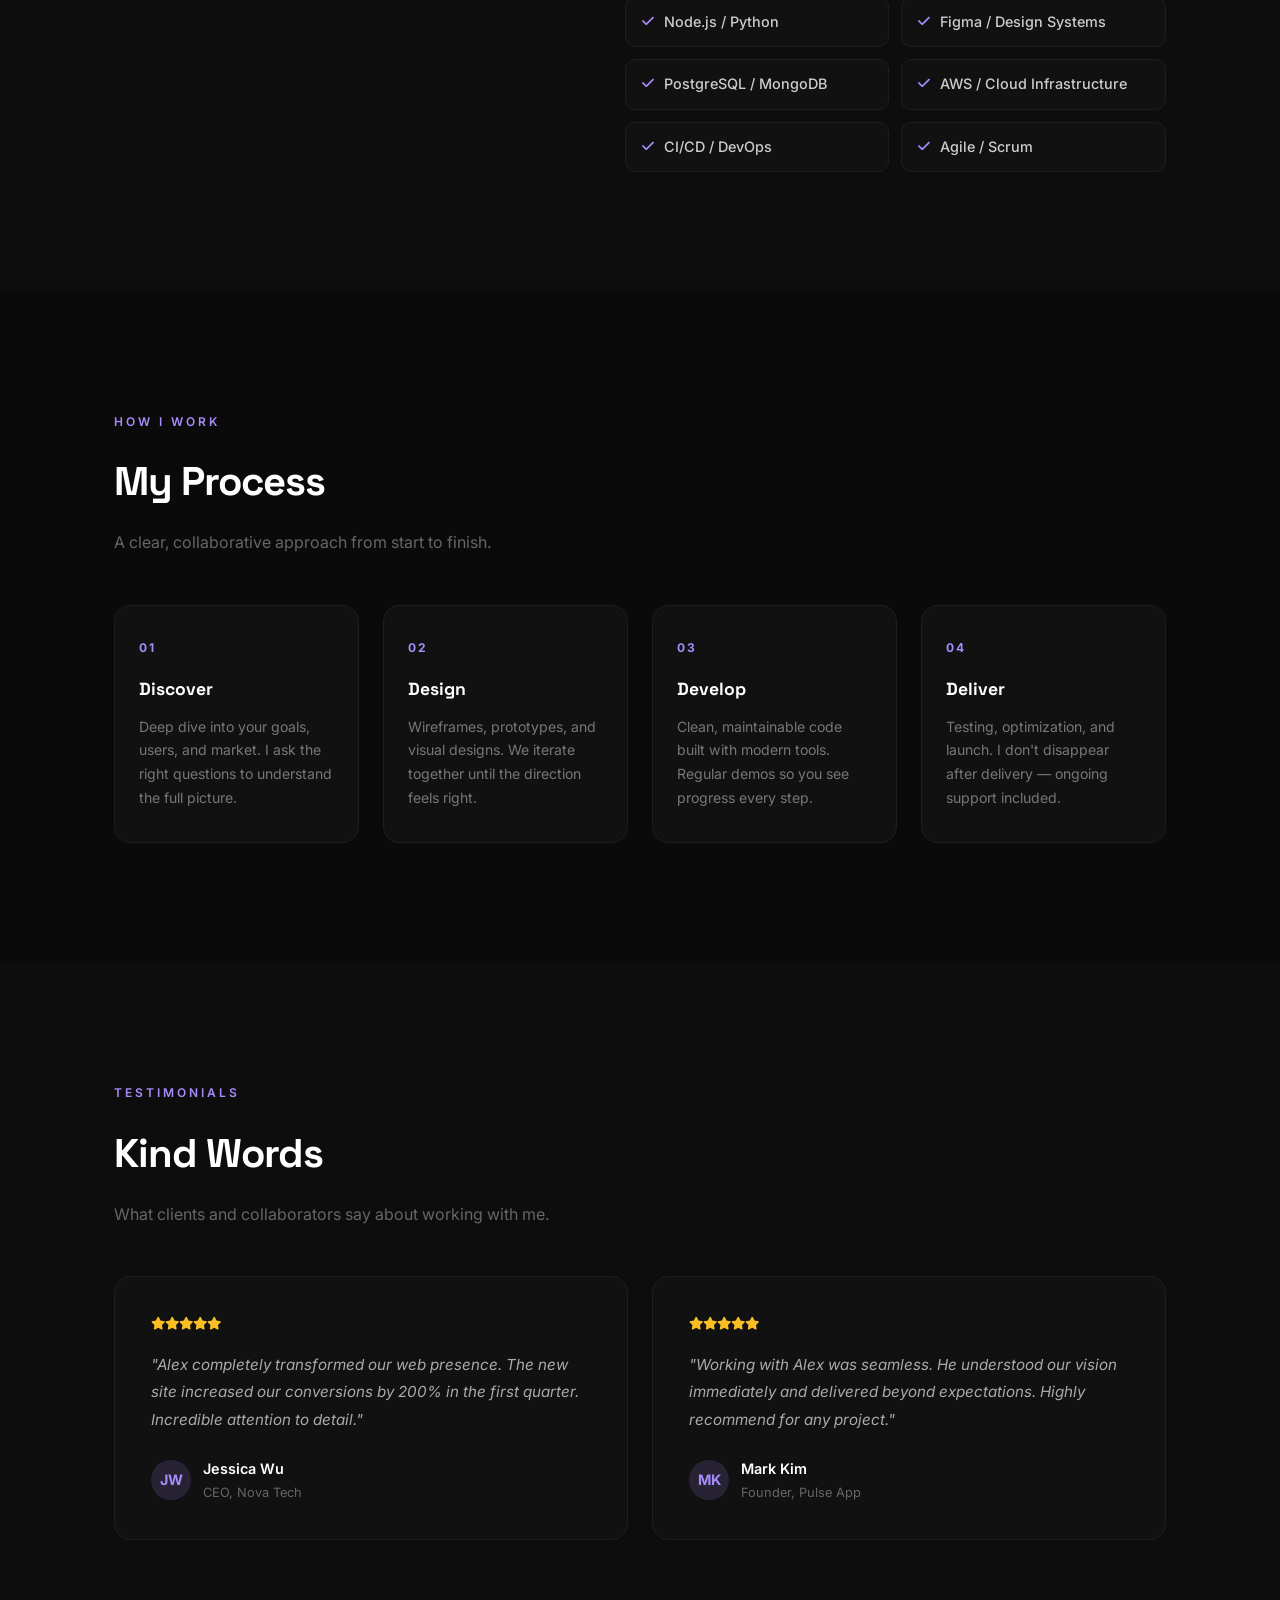
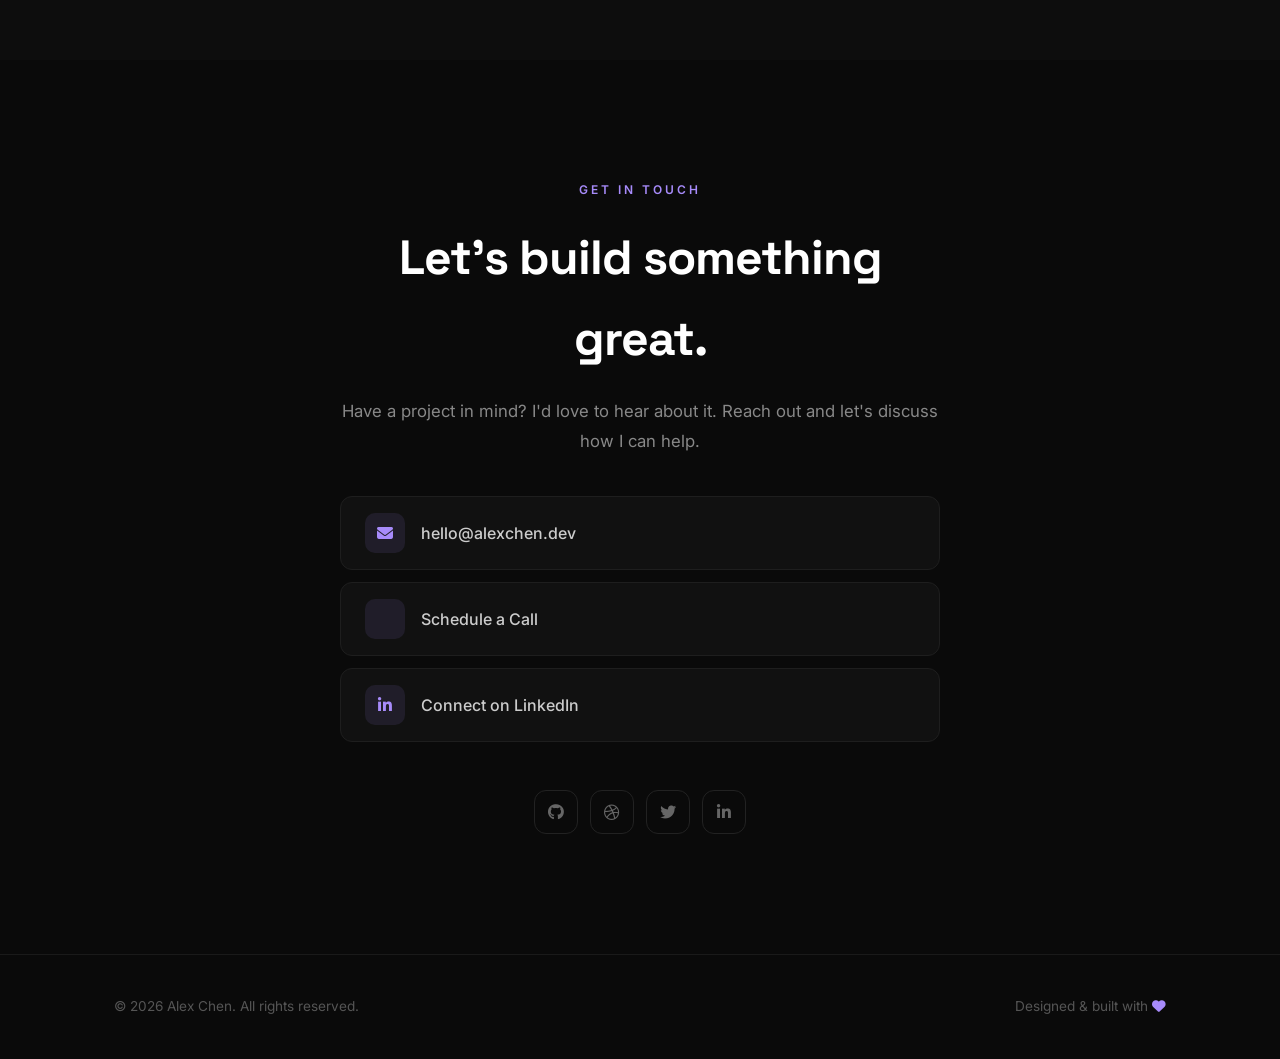
<file: templates/freelancer/index.html>
<!DOCTYPE html>
<html lang="en">
<head>
  <meta charset="UTF-8">
  <meta name="viewport" content="width=device-width, initial-scale=1.0">
  <title>Alex Chen — Creative Developer & Designer</title>
  <link rel="preconnect" href="https://fonts.googleapis.com">
  <link href="https://fonts.googleapis.com/css2?family=Space+Grotesk:wght@300;400;500;600;700&family=Inter:wght@300;400;500;600&display=swap" rel="stylesheet">
  <link rel="stylesheet" href="https://cdnjs.cloudflare.com/ajax/libs/font-awesome/6.5.0/css/all.min.css">
  <style>
    *, *::before, *::after { margin: 0; padding: 0; box-sizing: border-box; }
    html { scroll-behavior: smooth; font-size: 16px; }
    body { font-family: 'Inter', sans-serif; background: #0a0a0a; color: #e0e0e0; line-height: 1.7; overflow-x: hidden; }
    a { text-decoration: none; color: inherit; }
    ul { list-style: none; }
    .container { max-width: 1100px; margin: 0 auto; padding: 0 24px; }
    .font-display { font-family: 'Space Grotesk', sans-serif; }
    .navbar { position: fixed; top: 0; left: 0; right: 0; z-index: 1000; padding: 20px 0; transition: all 0.3s ease; }
    .navbar.scrolled { background: rgba(10,10,10,0.92); backdrop-filter: blur(20px); border-bottom: 1px solid rgba(255,255,255,0.04); padding: 14px 0; }
    .nav-inner { max-width: 1100px; margin: 0 auto; padding: 0 24px; display: flex; align-items: center; justify-content: space-between; }
    .logo { font-size: 1.4rem; font-weight: 700; color: #fff; font-family: 'Space Grotesk', sans-serif; }
    .logo span { color: #a78bfa; }
    .nav-links { display: flex; align-items: center; gap: 32px; }
    .nav-links a { font-size: 0.88rem; font-weight: 400; color: #888; transition: color 0.3s; }
    .nav-links a:hover { color: #fff; }
    .btn-nav { border: 1px solid rgba(167,139,250,0.4); color: #a78bfa !important; padding: 8px 22px !important; border-radius: 8px; font-weight: 500 !important; transition: all 0.3s; }
    .btn-nav:hover { background: rgba(167,139,250,0.1); }
    .hamburger { display: none; flex-direction: column; gap: 5px; background: none; border: none; cursor: pointer; padding: 4px; }
    .hamburger span { display: block; width: 22px; height: 2px; background: #fff; transition: all 0.3s; }
    .hero { min-height: 100vh; display: flex; align-items: center; padding: 120px 24px 80px; position: relative; overflow: hidden; }
    .hero-glow { position: absolute; width: 600px; height: 600px; border-radius: 50%; background: radial-gradient(circle, rgba(167,139,250,0.08) 0%, transparent 70%); top: 50%; left: 50%; transform: translate(-50%, -50%); pointer-events: none; }
    .hero-content { max-width: 1100px; margin: 0 auto; width: 100%; display: grid; grid-template-columns: 1.2fr 1fr; gap: 60px; align-items: center; position: relative; z-index: 1; }
    .hero-label { font-size: 0.8rem; font-weight: 500; color: #a78bfa; letter-spacing: 2px; text-transform: uppercase; margin-bottom: 20px; }
    .hero-title { font-size: 4rem; font-weight: 700; line-height: 1.1; margin-bottom: 24px; color: #fff; font-family: 'Space Grotesk', sans-serif; letter-spacing: -2px; }
    .hero-title .accent { color: #a78bfa; }
    .hero-desc { font-size: 1.1rem; color: #888; margin-bottom: 40px; max-width: 460px; line-height: 1.8; }
    .hero-buttons { display: flex; gap: 16px; align-items: center; margin-bottom: 48px; }
    .btn { display: inline-flex; align-items: center; gap: 8px; padding: 14px 32px; border-radius: 10px; font-weight: 600; font-size: 0.9rem; cursor: pointer; transition: all 0.3s ease; border: none; }
    .btn-primary { background: #a78bfa; color: #0a0a0a; }
    .btn-primary:hover { background: #906bf7; transform: translateY(-2px); }
    .btn-ghost { color: #888; background: transparent; }
    .btn-ghost:hover { color: #fff; }
    .hero-social { display: flex; gap: 16px; }
    .hero-social a { width: 40px; height: 40px; border-radius: 10px; border: 1px solid #222; display: flex; align-items: center; justify-content: center; color: #666; font-size: 0.9rem; transition: all 0.3s; }
    .hero-social a:hover { border-color: #a78bfa; color: #a78bfa; }
    .hero-visual { display: flex; justify-content: center; }
    .hero-frame { width: 320px; height: 380px; border-radius: 20px; background: linear-gradient(135deg, #1a1525, #0f0d15); border: 1px solid rgba(167,139,250,0.12); display: flex; flex-direction: column; align-items: center; justify-content: center; position: relative; overflow: hidden; }
    .hero-frame::before { content: ''; position: absolute; top: -1px; left: 50%; transform: translateX(-50%); width: 100px; height: 3px; background: linear-gradient(90deg, transparent, #a78bfa, transparent); border-radius: 0 0 4px 4px; }
    .hero-avatar { width: 100px; height: 100px; border-radius: 50%; background: linear-gradient(135deg, #a78bfa, #7c3aed); display: flex; align-items: center; justify-content: center; font-size: 2.5rem; font-weight: 700; color: #fff; margin-bottom: 20px; font-family: 'Space Grotesk', sans-serif; }
    .hero-frame-name { font-size: 1.2rem; font-weight: 700; color: #fff; font-family: 'Space Grotesk', sans-serif; }
    .hero-frame-role { font-size: 0.85rem; color: #a78bfa; }
    .hero-frame-status { margin-top: 16px; display: flex; align-items: center; gap: 6px; font-size: 0.8rem; color: #666; }
    .status-dot { width: 8px; height: 8px; border-radius: 50%; background: #10b981; animation: pulse 2s infinite; }
    @keyframes pulse { 0%, 100% { opacity: 1; } 50% { opacity: 0.4; } }
    .work { padding: 120px 0; }
    .section-label { font-size: 0.75rem; font-weight: 600; color: #a78bfa; letter-spacing: 3px; text-transform: uppercase; margin-bottom: 16px; }
    .section-title { font-size: 2.5rem; font-weight: 700; color: #fff; margin-bottom: 12px; font-family: 'Space Grotesk', sans-serif; letter-spacing: -1px; }
    .section-sub { font-size: 1rem; color: #666; max-width: 500px; margin-bottom: 48px; line-height: 1.8; }
    .work-grid { display: flex; flex-direction: column; gap: 80px; }
    .work-item { display: grid; grid-template-columns: 1.2fr 1fr; gap: 48px; align-items: center; }
    .work-item:nth-child(even) .work-img { order: 2; }
    .work-img { border-radius: 16px; height: 380px; display: flex; align-items: center; justify-content: center; font-size: 4rem; position: relative; overflow: hidden; }
    .work-img::after { content: ''; position: absolute; inset: 0; background: linear-gradient(180deg, transparent 50%, rgba(0,0,0,0.4) 100%); }
    .work-info h3 { font-size: 1.8rem; font-weight: 700; color: #fff; margin-bottom: 14px; font-family: 'Space Grotesk', sans-serif; }
    .work-info p { color: #888; font-size: 0.95rem; line-height: 1.8; margin-bottom: 20px; }
    .work-tags { display: flex; flex-wrap: wrap; gap: 8px; margin-bottom: 24px; }
    .work-tags span { font-size: 0.75rem; font-weight: 500; color: #a78bfa; background: rgba(167,139,250,0.08); border: 1px solid rgba(167,139,250,0.12); padding: 4px 14px; border-radius: 6px; }
    .work-link { display: inline-flex; align-items: center; gap: 8px; color: #a78bfa; font-weight: 600; font-size: 0.9rem; transition: all 0.3s; }
    .work-link:hover { gap: 12px; color: #906bf7; }
    .about { padding: 120px 0; background: #0d0d0d; }
    .about-grid { display: grid; grid-template-columns: 1fr 1.2fr; gap: 60px; align-items: start; }
    .about-left h2 { font-size: 2.5rem; font-weight: 700; color: #fff; font-family: 'Space Grotesk', sans-serif; letter-spacing: -1px; margin-bottom: 16px; }
    .about-left p { color: #888; font-size: 1rem; line-height: 1.8; }
    .stats-row { display: grid; grid-template-columns: repeat(3, 1fr); gap: 20px; margin-top: 32px; }
    .stat { background: #111; border: 1px solid #222; border-radius: 14px; padding: 24px 16px; text-align: center; }
    .stat .num { display: block; font-size: 2rem; font-weight: 700; color: #a78bfa; font-family: 'Space Grotesk', sans-serif; }
    .stat .label { font-size: 0.75rem; color: #666; margin-top: 4px; text-transform: uppercase; letter-spacing: 1px; }
    .about-right h3 { font-size: 1.4rem; font-weight: 700; color: #fff; font-family: 'Space Grotesk', sans-serif; margin-bottom: 20px; }
    .about-right p { color: #888; font-size: 1rem; line-height: 1.9; margin-bottom: 20px; }
    .skill-grid { display: grid; grid-template-columns: 1fr 1fr; gap: 12px; margin-top: 20px; }
    .skill-item { display: flex; align-items: center; gap: 10px; padding: 12px 16px; background: #111; border: 1px solid #1e1e1e; border-radius: 10px; font-size: 0.9rem; font-weight: 500; color: #ccc; }
    .skill-item i { color: #a78bfa; font-size: 0.85rem; }
    .process { padding: 120px 0; }
    .process-grid { display: grid; grid-template-columns: repeat(4, 1fr); gap: 24px; }
    .process-card { background: #111; border: 1px solid #1e1e1e; border-radius: 16px; padding: 32px 24px; transition: all 0.3s; }
    .process-card:hover { border-color: rgba(167,139,250,0.2); transform: translateY(-3px); }
    .process-step { font-size: 0.75rem; font-weight: 700; color: #a78bfa; letter-spacing: 2px; margin-bottom: 16px; }
    .process-card h3 { font-size: 1.1rem; font-weight: 700; color: #fff; margin-bottom: 10px; font-family: 'Space Grotesk', sans-serif; }
    .process-card p { color: #777; font-size: 0.88rem; line-height: 1.7; }
    .testimonials { padding: 120px 0; background: #0d0d0d; }
    .testimonials-grid { display: grid; grid-template-columns: repeat(2, 1fr); gap: 24px; }
    .testimonial-card { background: #111; border: 1px solid #1e1e1e; border-radius: 16px; padding: 36px; transition: all 0.3s; }
    .testimonial-card:hover { border-color: rgba(167,139,250,0.15); }
    .testimonial-stars { color: #fbbf24; font-size: 0.8rem; margin-bottom: 16px; }
    .testimonial-card blockquote { color: #aaa; font-size: 0.95rem; line-height: 1.8; margin-bottom: 24px; font-style: italic; }
    .testimonial-footer { display: flex; align-items: center; gap: 12px; }
    .testimonial-avatar { width: 40px; height: 40px; border-radius: 50%; background: rgba(167,139,250,0.15); display: flex; align-items: center; justify-content: center; color: #a78bfa; font-weight: 700; font-size: 0.9rem; }
    .testimonial-name { font-weight: 600; color: #fff; font-size: 0.9rem; }
    .testimonial-role { color: #666; font-size: 0.8rem; }
    .contact { padding: 120px 0; }
    .contact-wrapper { max-width: 600px; margin: 0 auto; text-align: center; }
    .contact h2 { font-size: 3rem; font-weight: 700; color: #fff; font-family: 'Space Grotesk', sans-serif; letter-spacing: -1px; margin-bottom: 16px; }
    .contact p { color: #888; font-size: 1.05rem; margin-bottom: 40px; line-height: 1.8; }
    .contact-links { display: flex; flex-direction: column; gap: 12px; margin-bottom: 48px; }
    .contact-link { display: flex; align-items: center; gap: 16px; padding: 16px 24px; background: #111; border: 1px solid #1e1e1e; border-radius: 12px; transition: all 0.3s; font-weight: 500; color: #ccc; }
    .contact-link:hover { border-color: rgba(167,139,250,0.2); background: #161616; }
    .contact-link i { width: 40px; height: 40px; border-radius: 10px; background: rgba(167,139,250,0.1); display: flex; align-items: center; justify-content: center; color: #a78bfa; font-size: 1rem; flex-shrink: 0; }
    .contact-social { display: flex; justify-content: center; gap: 12px; }
    .contact-social a { width: 44px; height: 44px; border-radius: 12px; border: 1px solid #222; display: flex; align-items: center; justify-content: center; color: #666; font-size: 1rem; transition: all 0.3s; }
    .contact-social a:hover { border-color: #a78bfa; color: #a78bfa; }
    .footer { padding: 40px 0; border-top: 1px solid #1a1a1a; }
    .footer-inner { max-width: 1100px; margin: 0 auto; padding: 0 24px; display: flex; justify-content: space-between; align-items: center; font-size: 0.85rem; color: #555; }
    .footer a { color: #a78bfa; }
    @media (max-width: 1024px) {
      .hero-content { grid-template-columns: 1fr; text-align: center; }
      .hero-desc { margin: 0 auto 40px; }
      .hero-buttons { justify-content: center; }
      .hero-social { justify-content: center; }
      .hero-visual { order: -1; }
      .hero-frame { width: 260px; height: 300px; }
      .hero-title { font-size: 3rem; }
      .work-item { grid-template-columns: 1fr; gap: 24px; }
      .work-item:nth-child(even) .work-img { order: 0; }
      .about-grid { grid-template-columns: 1fr; }
      .process-grid { grid-template-columns: repeat(2, 1fr); }
      .testimonials-grid { grid-template-columns: 1fr; }
    }
    @media (max-width: 768px) {
      .nav-links { display: none; }
      .hamburger { display: flex; }
      .hero-title { font-size: 2.2rem; letter-spacing: -1px; }
      .hero { padding-top: 100px; }
      .work-grid { gap: 48px; }
      .work-img { height: 240px; }
      .work-info h3 { font-size: 1.4rem; }
      .process-grid { grid-template-columns: 1fr; }
      .stats-row { grid-template-columns: repeat(3, 1fr); gap: 12px; }
      .stat .num { font-size: 1.4rem; }
      .skill-grid { grid-template-columns: 1fr; }
      .contact h2 { font-size: 2rem; }
      .footer-inner { flex-direction: column; gap: 12px; text-align: center; }
    }
    .mobile-nav { display: none; position: fixed; inset: 0; background: rgba(10,10,10,0.98); z-index: 2000; flex-direction: column; align-items: center; justify-content: center; gap: 32px; }
    .mobile-nav.open { display: flex; }
    .mobile-nav a { font-size: 1.3rem; font-weight: 500; color: #e0e0e0; font-family: 'Space Grotesk', sans-serif; }
    .mobile-close { position: absolute; top: 24px; right: 24px; font-size: 1.5rem; background: none; border: none; cursor: pointer; color: #fff; }
  </style>
</head>
<body>
  <nav class="navbar">
    <div class="nav-inner">
      <a href="#" class="logo">a<span>.</span>chen</a>
      <ul class="nav-links">
        <li><a href="#work">Work</a></li>
        <li><a href="#about">About</a></li>
        <li><a href="#process">Process</a></li>
        <li><a href="#contact" class="btn-nav">Hire Me</a></li>
      </ul>
      <button class="hamburger" id="hamburger"><span></span><span></span><span></span></button>
    </div>
  </nav>
  <section class="hero">
    <div class="hero-glow"></div>
    <div class="hero-content">
      <div class="hero-text">
        <p class="hero-label">Full-Stack Developer &amp; Designer</p>
        <h1 class="hero-title">I create <span class="accent">digital</span> products that people love.</h1>
        <p class="hero-desc">Based in San Francisco. I help startups and businesses build beautiful, performant web experiences that drive results.</p>
        <div class="hero-buttons">
          <a href="#work" class="btn btn-primary"><i class="fas fa-arrow-right"></i> View Work</a>
          <a href="#contact" class="btn btn-ghost">Get in Touch</a>
        </div>
        <div class="hero-social">
          <a href="#"><i class="fab fa-github"></i></a>
          <a href="#"><i class="fab fa-dribbble"></i></a>
          <a href="#"><i class="fab fa-linkedin-in"></i></a>
          <a href="#"><i class="fab fa-twitter"></i></a>
        </div>
      </div>
      <div class="hero-visual">
        <div class="hero-frame">
          <div class="hero-avatar">AC</div>
          <div class="hero-frame-name">Alex Chen</div>
          <div class="hero-frame-role">Creative Developer</div>
          <div class="hero-frame-status"><span class="status-dot"></span> Available for work</div>
        </div>
      </div>
    </div>
  </section>
  <section class="work" id="work">
    <div class="container">
      <div class="section-label">Selected Work</div>
      <h2 class="section-title">Recent Projects</h2>
      <p class="section-sub">A selection of projects I've worked on — from concept to launch.</p>
      <div class="work-grid">
        <div class="work-item">
          <div class="work-img" style="background: linear-gradient(135deg, #1a1530, #0f0d1f);"><i class="fas fa-shopping-bag" style="color: #a78bfa;"></i></div>
          <div class="work-info">
            <h3>E-Commerce Platform</h3>
            <p>A full-stack e-commerce solution built for a fashion brand. Features include real-time inventory, Stripe payments, and a custom admin dashboard.</p>
            <div class="work-tags"><span>React</span><span>Node.js</span><span>Stripe</span><span>PostgreSQL</span></div>
            <a href="#" class="work-link">View Case Study <i class="fas fa-arrow-right"></i></a>
          </div>
        </div>
        <div class="work-item">
          <div class="work-img" style="background: linear-gradient(135deg, #1a2030, #0f1520);"><i class="fas fa-chart-pie" style="color: #60a5fa;"></i></div>
          <div class="work-info">
            <h3>SaaS Dashboard</h3>
            <p>Analytics dashboard for a B2B SaaS product. Custom data visualization, team management, and subscription billing integration.</p>
            <div class="work-tags"><span>Vue.js</span><span>D3.js</span><span>Firebase</span><span>Tailwind</span></div>
            <a href="#" class="work-link">View Case Study <i class="fas fa-arrow-right"></i></a>
          </div>
        </div>
        <div class="work-item">
          <div class="work-img" style="background: linear-gradient(135deg, #1a2520, #0f1a15);"><i class="fas fa-mobile-alt" style="color: #34d399;"></i></div>
          <div class="work-info">
            <h3>Health & Fitness App</h3>
            <p>Cross-platform mobile application for tracking workouts, nutrition, and health metrics. Custom animations and offline-first architecture.</p>
            <div class="work-tags"><span>React Native</span><span>TypeScript</span><span>GraphQL</span><span>PWA</span></div>
            <a href="#" class="work-link">View Case Study <i class="fas fa-arrow-right"></i></a>
          </div>
        </div>
      </div>
    </div>
  </section>
  <section class="about" id="about">
    <div class="container">
      <div class="about-grid">
        <div class="about-left">
          <div class="section-label">About</div>
          <h2>Building digital products for 8+ years.</h2>
          <p>I'm a product-focused developer and designer who turns complex problems into elegant, user-friendly solutions.</p>
          <div class="stats-row">
            <div class="stat"><span class="num">8+</span><span class="label">Years Exp.</span></div>
            <div class="stat"><span class="num">50+</span><span class="label">Projects</span></div>
            <div class="stat"><span class="num">30+</span><span class="label">Clients</span></div>
          </div>
        </div>
        <div class="about-right">
          <h3>My Approach</h3>
          <p>I believe great products come from understanding both the user's needs and the business goals. My process starts with deep research, moves through rapid prototyping, and ends with polished, production-ready code.</p>
          <p>Whether it's a startup MVP or a corporate redesign, I bring the same level of craft and attention to detail. I've worked with companies ranging from early-stage startups to Fortune 500 clients.</p>
          <h3 style="margin-top: 32px;">Skills & Tools</h3>
          <div class="skill-grid">
            <div class="skill-item"><i class="fas fa-check"></i> JavaScript / TypeScript</div>
            <div class="skill-item"><i class="fas fa-check"></i> React / Next.js / Vue</div>
            <div class="skill-item"><i class="fas fa-check"></i> Node.js / Python</div>
            <div class="skill-item"><i class="fas fa-check"></i> Figma / Design Systems</div>
            <div class="skill-item"><i class="fas fa-check"></i> PostgreSQL / MongoDB</div>
            <div class="skill-item"><i class="fas fa-check"></i> AWS / Cloud Infrastructure</div>
            <div class="skill-item"><i class="fas fa-check"></i> CI/CD / DevOps</div>
            <div class="skill-item"><i class="fas fa-check"></i> Agile / Scrum</div>
          </div>
        </div>
      </div>
    </div>
  </section>
  <section class="process" id="process">
    <div class="container">
      <div class="section-label">How I Work</div>
      <h2 class="section-title">My Process</h2>
      <p class="section-sub">A clear, collaborative approach from start to finish.</p>
      <div class="process-grid">
        <div class="process-card">
          <div class="process-step">01</div>
          <h3>Discover</h3>
          <p>Deep dive into your goals, users, and market. I ask the right questions to understand the full picture.</p>
        </div>
        <div class="process-card">
          <div class="process-step">02</div>
          <h3>Design</h3>
          <p>Wireframes, prototypes, and visual designs. We iterate together until the direction feels right.</p>
        </div>
        <div class="process-card">
          <div class="process-step">03</div>
          <h3>Develop</h3>
          <p>Clean, maintainable code built with modern tools. Regular demos so you see progress every step.</p>
        </div>
        <div class="process-card">
          <div class="process-step">04</div>
          <h3>Deliver</h3>
          <p>Testing, optimization, and launch. I don't disappear after delivery — ongoing support included.</p>
        </div>
      </div>
    </div>
  </section>
  <section class="testimonials">
    <div class="container">
      <div class="section-label">Testimonials</div>
      <h2 class="section-title">Kind Words</h2>
      <p class="section-sub">What clients and collaborators say about working with me.</p>
      <div class="testimonials-grid">
        <div class="testimonial-card">
          <div class="testimonial-stars"><i class="fas fa-star"></i><i class="fas fa-star"></i><i class="fas fa-star"></i><i class="fas fa-star"></i><i class="fas fa-star"></i></div>
          <blockquote>"Alex completely transformed our web presence. The new site increased our conversions by 200% in the first quarter. Incredible attention to detail."</blockquote>
          <div class="testimonial-footer">
            <div class="testimonial-avatar">JW</div>
            <div><div class="testimonial-name">Jessica Wu</div><div class="testimonial-role">CEO, Nova Tech</div></div>
          </div>
        </div>
        <div class="testimonial-card">
          <div class="testimonial-stars"><i class="fas fa-star"></i><i class="fas fa-star"></i><i class="fas fa-star"></i><i class="fas fa-star"></i><i class="fas fa-star"></i></div>
          <blockquote>"Working with Alex was seamless. He understood our vision immediately and delivered beyond expectations. Highly recommend for any project."</blockquote>
          <div class="testimonial-footer">
            <div class="testimonial-avatar">MK</div>
            <div><div class="testimonial-name">Mark Kim</div><div class="testimonial-role">Founder, Pulse App</div></div>
          </div>
        </div>
      </div>
    </div>
  </section>
  <section class="contact" id="contact">
    <div class="container">
      <div class="contact-wrapper">
        <div class="section-label">Get in Touch</div>
        <h2>Let's build something great.</h2>
        <p>Have a project in mind? I'd love to hear about it. Reach out and let's discuss how I can help.</p>
        <div class="contact-links">
          <a href="mailto:hello@alexchen.dev" class="contact-link"><i class="fas fa-envelope"></i> hello@alexchen.dev</a>
          <a href="#" class="contact-link"><i class="fab fa-calendly"></i> Schedule a Call</a>
          <a href="#" class="contact-link"><i class="fab fa-linkedin-in"></i> Connect on LinkedIn</a>
        </div>
        <div class="contact-social">
          <a href="#"><i class="fab fa-github"></i></a>
          <a href="#"><i class="fab fa-dribbble"></i></a>
          <a href="#"><i class="fab fa-twitter"></i></a>
          <a href="#"><i class="fab fa-linkedin-in"></i></a>
        </div>
      </div>
    </div>
  </section>
  <footer class="footer">
    <div class="footer-inner">
      <span>&copy; 2026 Alex Chen. All rights reserved.</span>
      <span>Designed & built with <i class="fas fa-heart" style="color: #a78bfa;"></i></span>
    </div>
  </footer>
  <div class="mobile-nav" id="mobileNav">
    <button class="mobile-close" id="mobileClose"><i class="fas fa-times"></i></button>
    <a href="#work" class="mobile-link">Work</a>
    <a href="#about" class="mobile-link">About</a>
    <a href="#process" class="mobile-link">Process</a>
    <a href="#contact" class="mobile-link">Contact</a>
  </div>
</body>
</html>
</file>
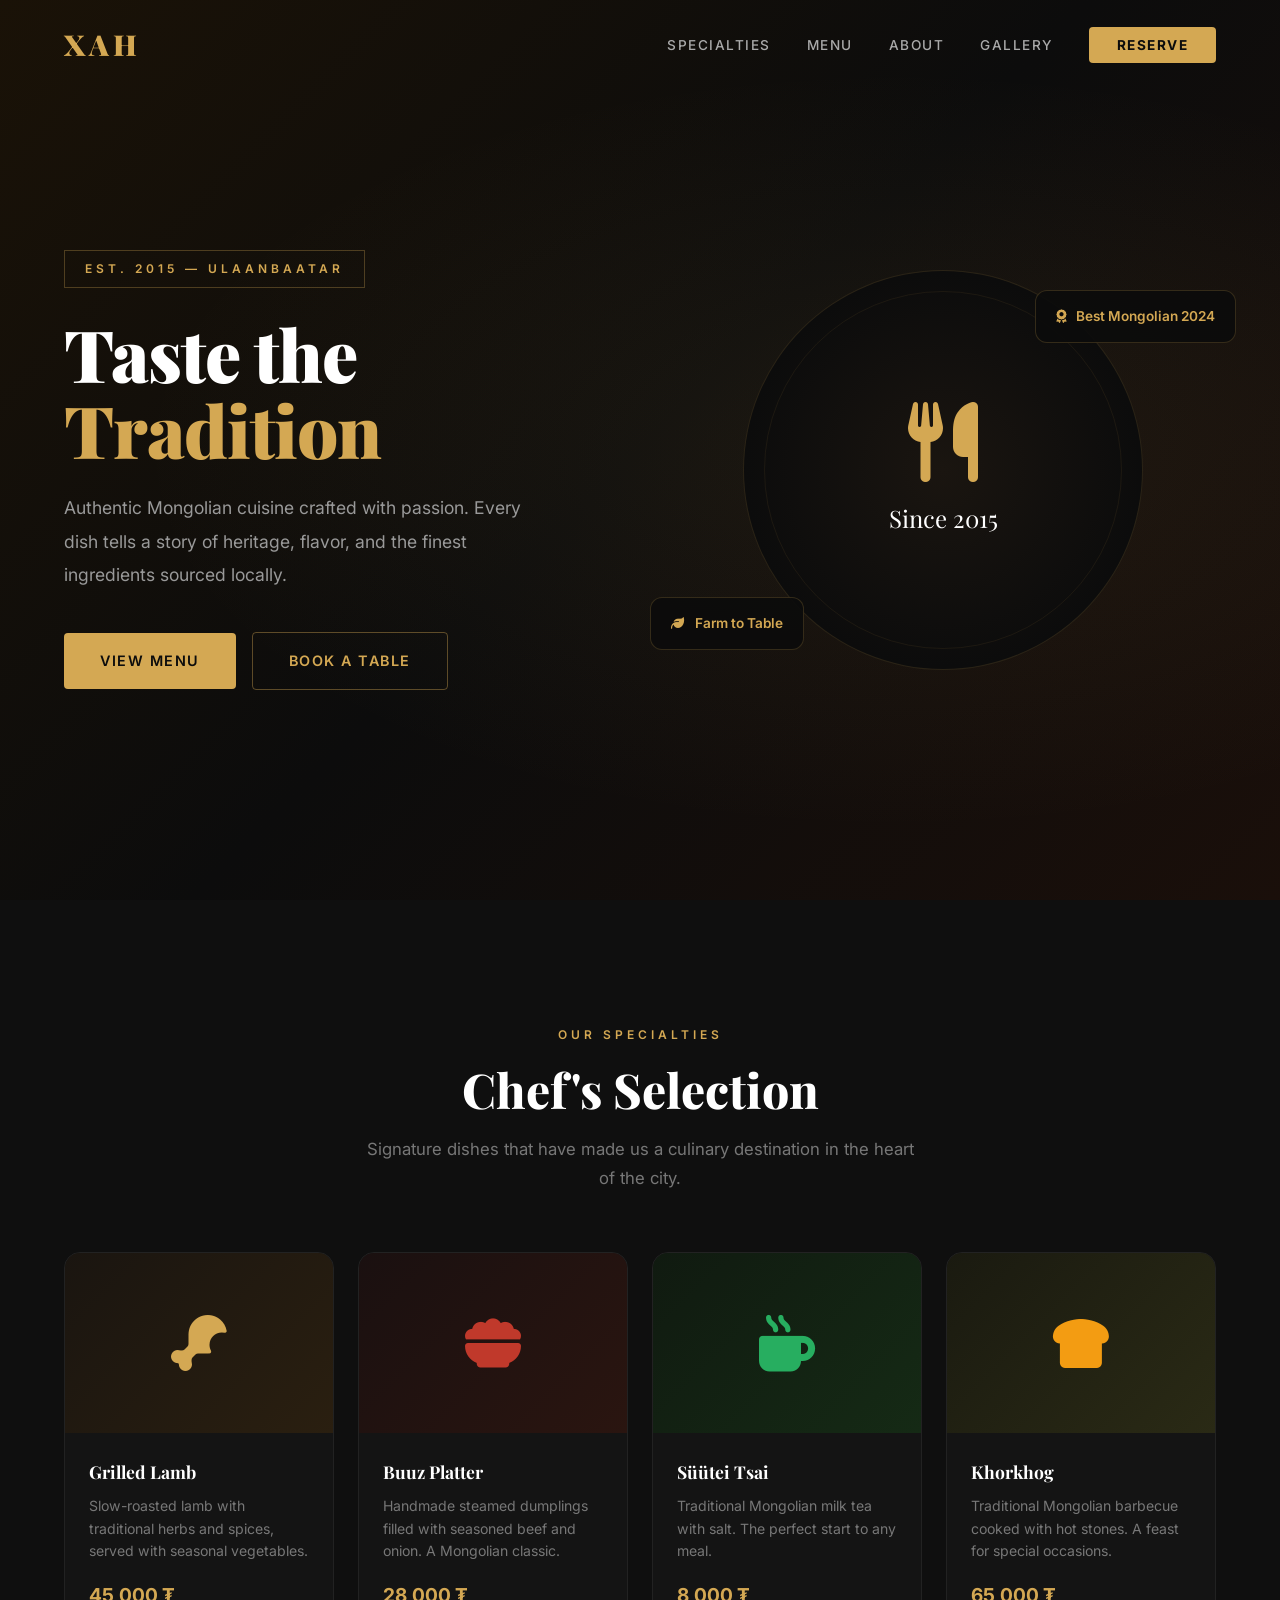
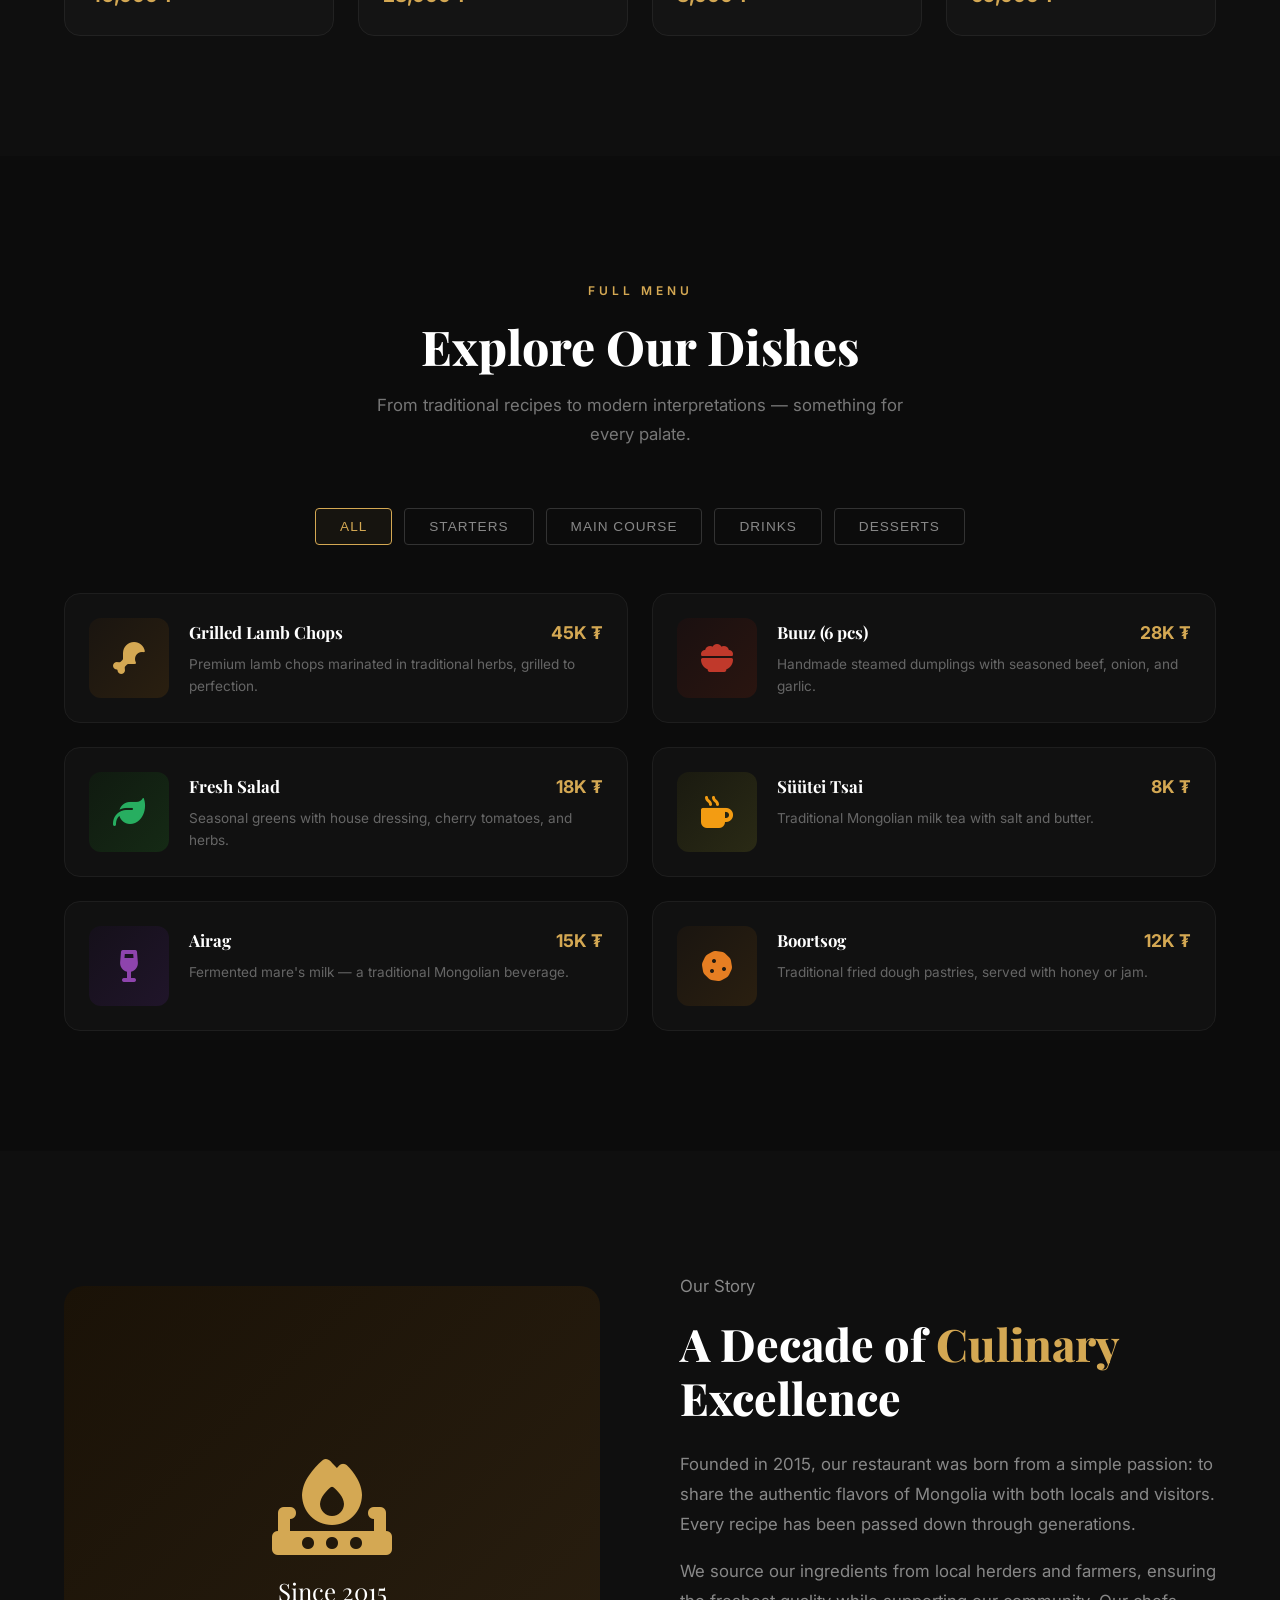
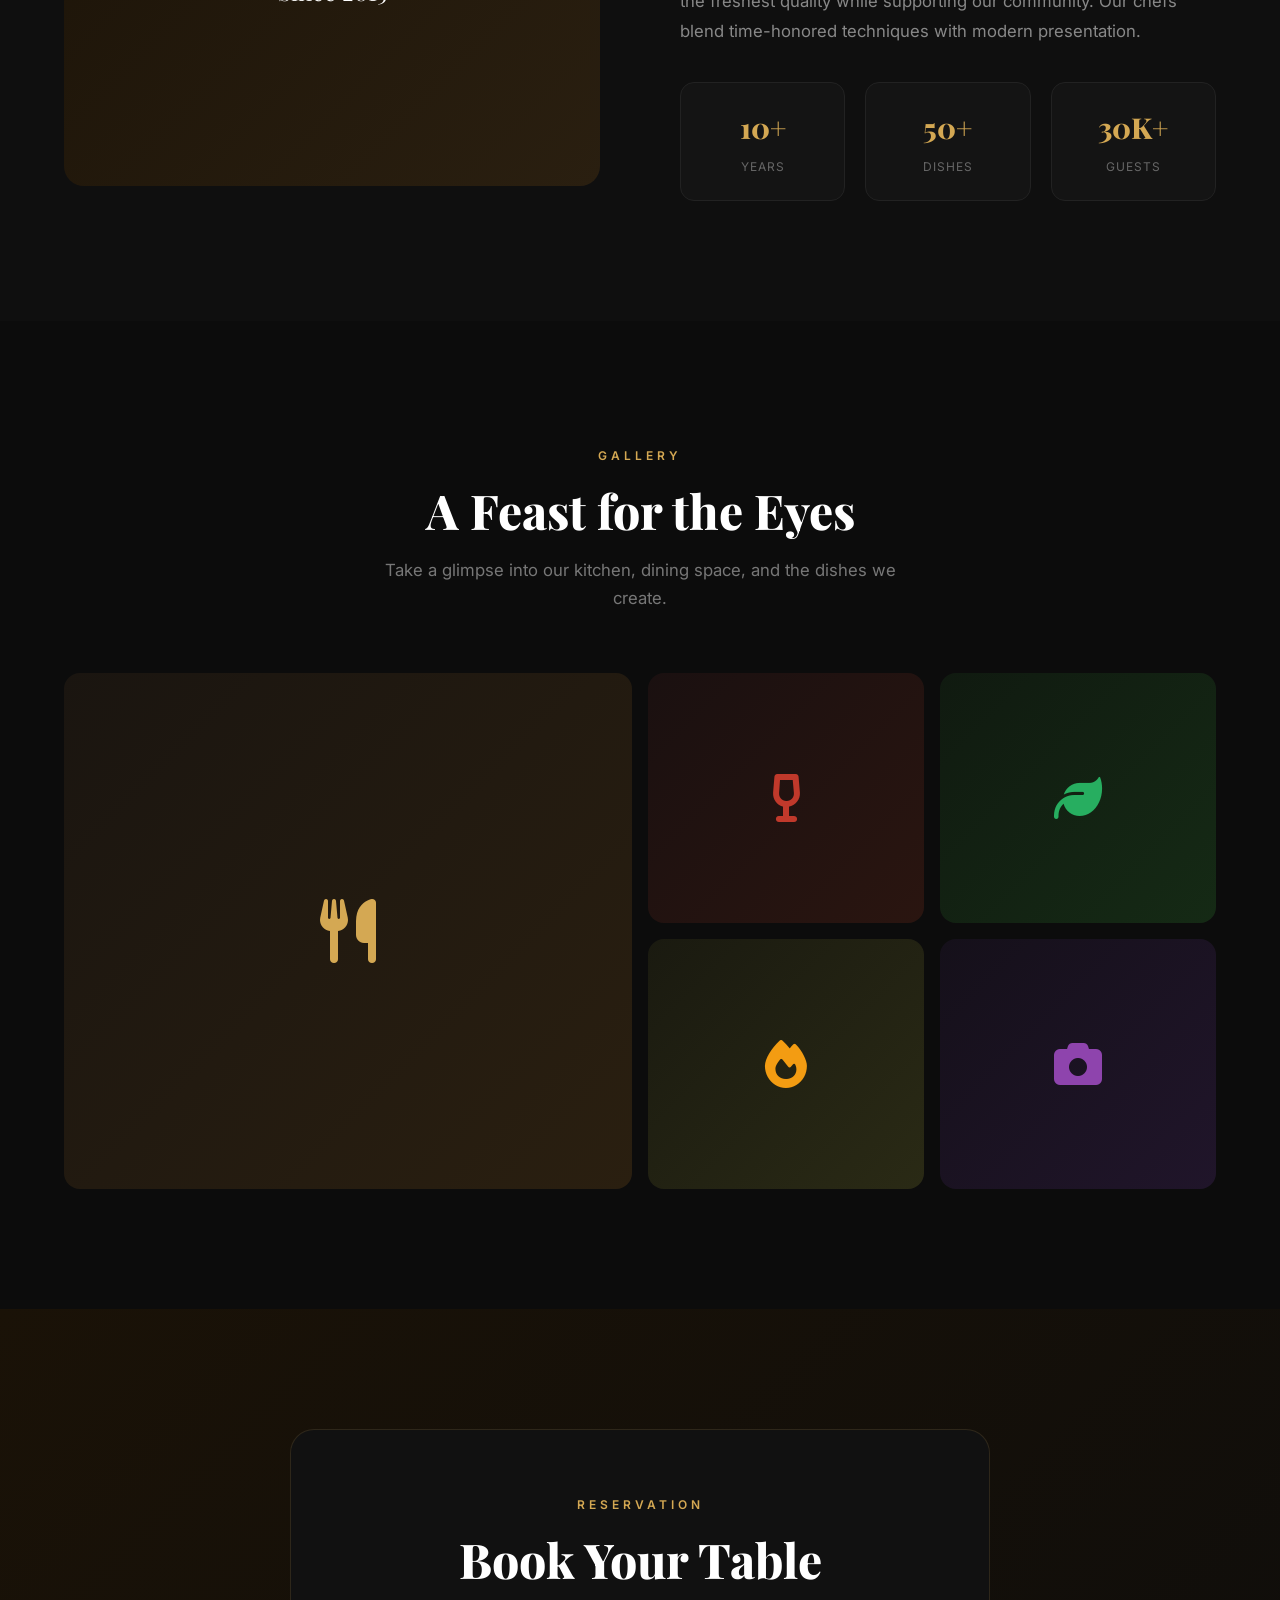
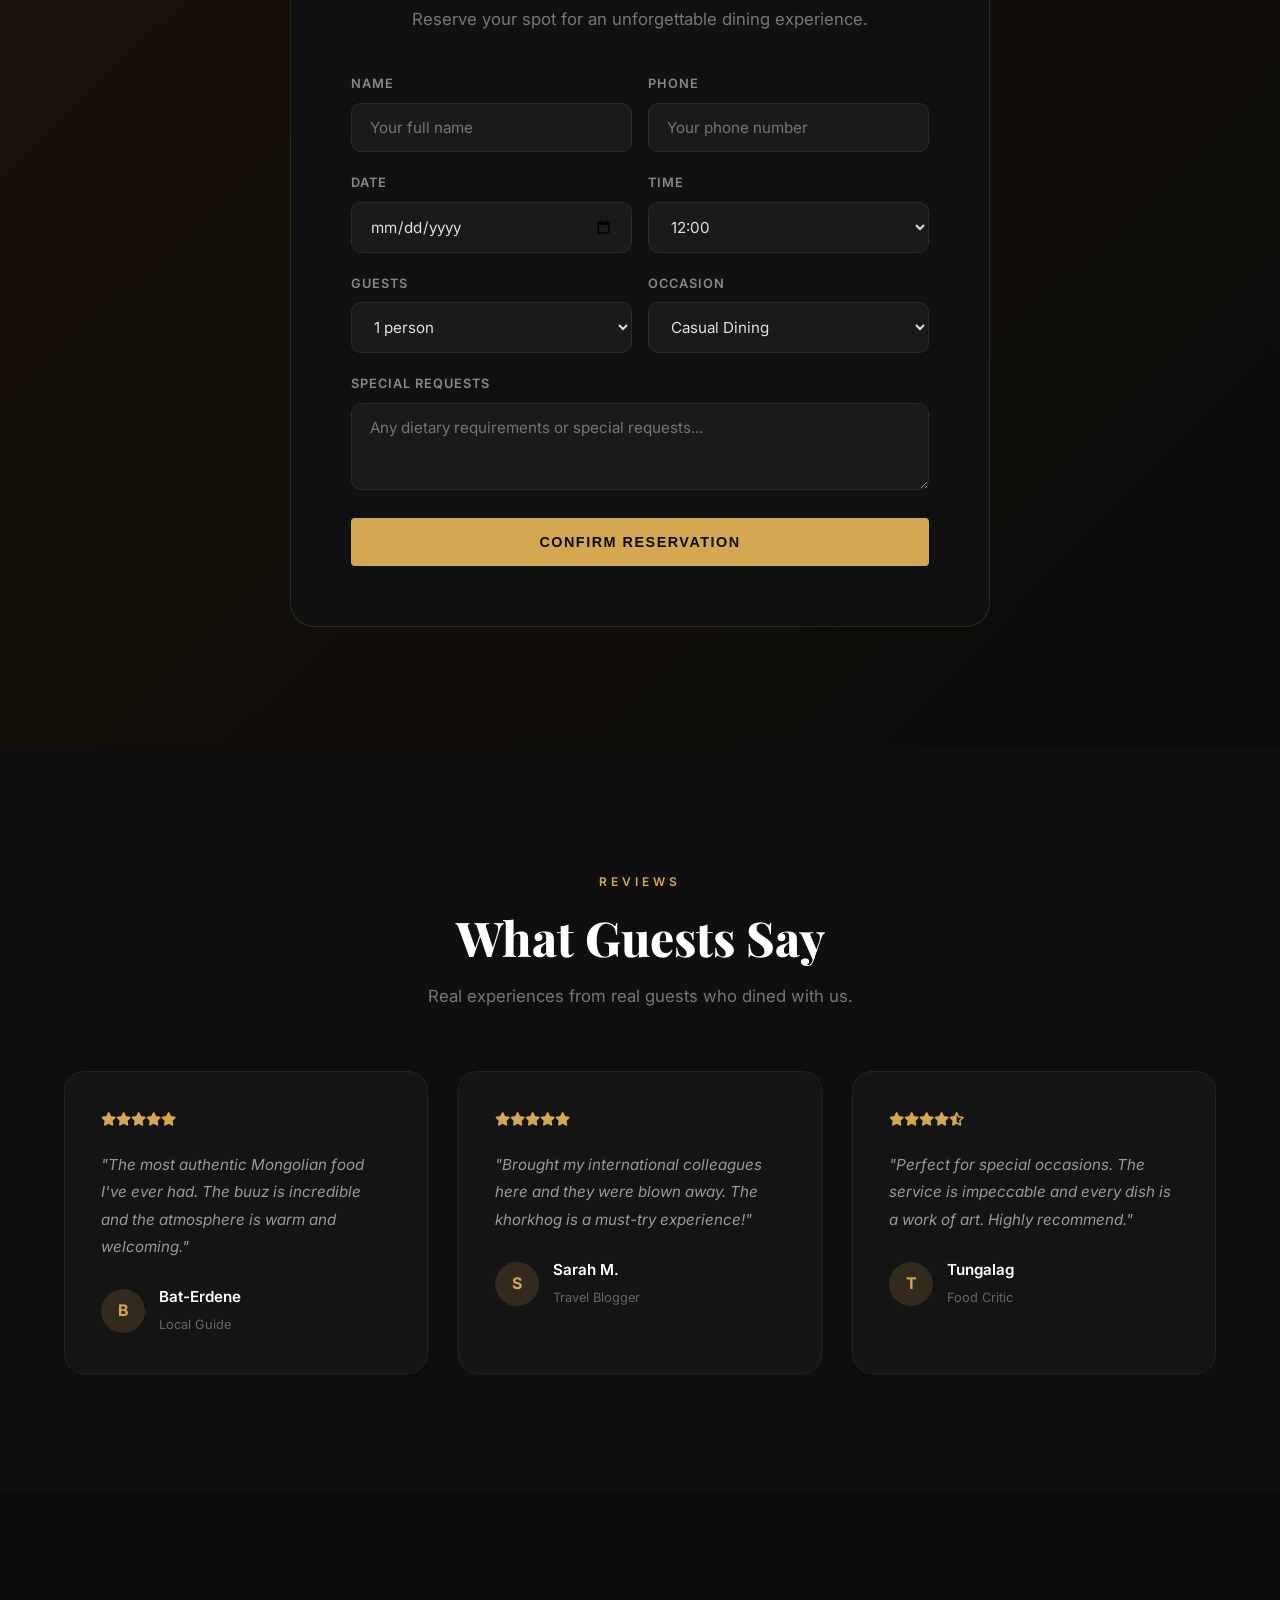
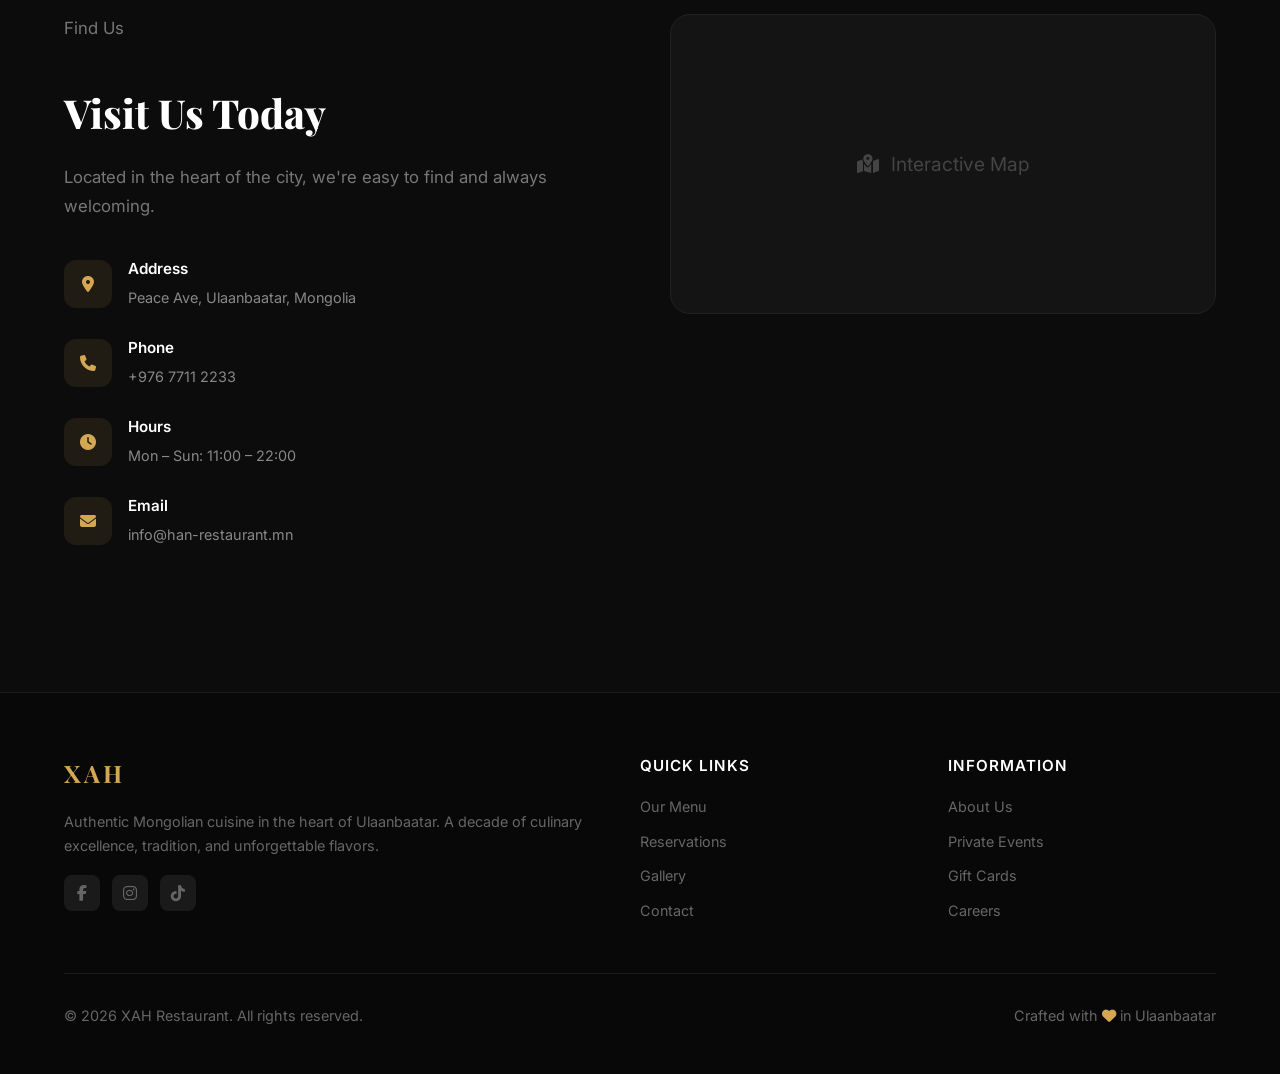
<file: templates/restaurant/index.html>
<!DOCTYPE html>
<html lang="en">
<head>
  <meta charset="UTF-8">
  <meta name="viewport" content="width=device-width, initial-scale=1.0">
  <title>ХАН — Authentic Mongolian Cuisine</title>
  <link rel="preconnect" href="https://fonts.googleapis.com">
  <link href="https://fonts.googleapis.com/css2?family=Playfair+Display:wght@400;600;700;800;900&family=Inter:wght@300;400;500;600;700&display=swap" rel="stylesheet">
  <link rel="stylesheet" href="https://cdnjs.cloudflare.com/ajax/libs/font-awesome/6.5.0/css/all.min.css">
  <style>
    *, *::before, *::after { margin: 0; padding: 0; box-sizing: border-box; }
    html { scroll-behavior: smooth; font-size: 16px; }
    body { font-family: 'Inter', sans-serif; background: #0c0c0c; color: #e0e0e0; line-height: 1.7; overflow-x: hidden; }
    a { text-decoration: none; color: inherit; }
    ul { list-style: none; }
    .container { max-width: 1200px; margin: 0 auto; padding: 0 24px; }
    .font-display { font-family: 'Playfair Display', serif; }

    /* NAVBAR */
    .navbar { position: fixed; top: 0; left: 0; right: 0; z-index: 1000; padding: 20px 0; transition: all 0.3s ease; }
    .navbar.scrolled { background: rgba(12,12,12,0.95); backdrop-filter: blur(20px); border-bottom: 1px solid rgba(255,255,255,0.05); padding: 14px 0; }
    .nav-inner { max-width: 1200px; margin: 0 auto; padding: 0 24px; display: flex; align-items: center; justify-content: space-between; }
    .logo { font-size: 1.8rem; font-weight: 900; color: #d4a853; letter-spacing: 4px; font-family: 'Playfair Display', serif; }
    .nav-links { display: flex; align-items: center; gap: 36px; }
    .nav-links a { font-size: 0.85rem; font-weight: 500; color: #aaa; transition: color 0.3s; text-transform: uppercase; letter-spacing: 1.5px; }
    .nav-links a:hover { color: #d4a853; }
    .btn-nav { background: #d4a853; color: #0c0c0c !important; padding: 10px 28px !important; border-radius: 4px; font-weight: 700 !important; transition: all 0.3s; }
    .btn-nav:hover { background: #c49848; }
    .hamburger { display: none; flex-direction: column; gap: 5px; background: none; border: none; cursor: pointer; padding: 4px; }
    .hamburger span { display: block; width: 24px; height: 2px; background: #d4a853; transition: all 0.3s; }

    /* HERO */
    .hero { min-height: 100vh; display: flex; align-items: center; position: relative; overflow: hidden; }
    .hero-bg { position: absolute; inset: 0; background: linear-gradient(135deg, #1a1207 0%, #0c0c0c 50%, #1a0f0a 100%); }
    .hero-bg::after { content: ''; position: absolute; inset: 0; background: radial-gradient(ellipse at 70% 50%, rgba(212,168,83,0.08) 0%, transparent 60%); }
    .hero-content { position: relative; z-index: 1; max-width: 1200px; margin: 0 auto; padding: 120px 24px 80px; display: grid; grid-template-columns: 1fr 1fr; gap: 60px; align-items: center; }
    .hero-tag { display: inline-block; font-size: 0.75rem; font-weight: 600; letter-spacing: 4px; text-transform: uppercase; color: #d4a853; border: 1px solid rgba(212,168,83,0.3); padding: 8px 20px; margin-bottom: 28px; }
    .hero-title { font-size: 4.5rem; font-weight: 900; line-height: 1.05; margin-bottom: 24px; color: #fff; font-family: 'Playfair Display', serif; letter-spacing: -1px; }
    .hero-title .accent { color: #d4a853; }
    .hero-sub { font-size: 1.1rem; color: #999; margin-bottom: 40px; max-width: 460px; line-height: 1.9; }
    .hero-buttons { display: flex; gap: 16px; align-items: center; }
    .btn { display: inline-flex; align-items: center; justify-content: center; padding: 16px 36px; border-radius: 4px; font-weight: 600; font-size: 0.9rem; cursor: pointer; transition: all 0.3s ease; border: none; text-transform: uppercase; letter-spacing: 1.5px; }
    .btn-primary { background: #d4a853; color: #0c0c0c; }
    .btn-primary:hover { background: #c49848; transform: translateY(-2px); }
    .btn-outline { border: 1px solid rgba(212,168,83,0.4); color: #d4a853; background: transparent; }
    .btn-outline:hover { background: rgba(212,168,83,0.1); }
    .hero-visual { position: relative; display: flex; align-items: center; justify-content: center; }
    .hero-plate { width: 400px; height: 400px; border-radius: 50%; background: radial-gradient(circle, #1a1510 0%, #0c0c0c 70%); border: 1px solid rgba(212,168,83,0.15); display: flex; align-items: center; justify-content: center; position: relative; }
    .hero-plate::before { content: ''; position: absolute; inset: 20px; border-radius: 50%; border: 1px solid rgba(212,168,83,0.08); }
    .hero-plate-inner { text-align: center; }
    .hero-plate-inner i { font-size: 5rem; color: #d4a853; margin-bottom: 16px; display: block; }
    .hero-plate-inner span { display: block; font-family: 'Playfair Display', serif; font-size: 1.5rem; color: #fff; }
    .floating-badge { position: absolute; background: rgba(12,12,12,0.9); border: 1px solid rgba(212,168,83,0.2); border-radius: 12px; padding: 14px 20px; font-weight: 600; font-size: 0.85rem; color: #d4a853; display: flex; align-items: center; gap: 10px; }
    .floating-badge.top-right { top: 20px; right: -20px; }
    .floating-badge.bottom-left { bottom: 20px; left: -20px; }
    .floating-badge i { color: #d4a853; }

    /* SPECIALTIES */
    .specialties { padding: 120px 0; background: #0f0f0f; }
    .section-header { text-align: center; margin-bottom: 60px; }
    .section-header .tag { display: inline-block; font-size: 0.75rem; font-weight: 600; letter-spacing: 4px; text-transform: uppercase; color: #d4a853; margin-bottom: 16px; }
    .section-header h2 { font-size: 3rem; font-weight: 800; line-height: 1.2; margin-bottom: 16px; color: #fff; font-family: 'Playfair Display', serif; }
    .section-header p { font-size: 1.05rem; color: #777; max-width: 550px; margin: 0 auto; }
    .specialties-grid { display: grid; grid-template-columns: repeat(4, 1fr); gap: 24px; }
    .specialty-card { background: #141414; border: 1px solid #222; border-radius: 16px; overflow: hidden; transition: all 0.4s ease; }
    .specialty-card:hover { border-color: rgba(212,168,83,0.3); transform: translateY(-4px); }
    .specialty-img { height: 180px; display: flex; align-items: center; justify-content: center; font-size: 3.5rem; position: relative; }
    .specialty-info { padding: 24px; }
    .specialty-info h3 { font-size: 1.1rem; font-weight: 700; color: #fff; margin-bottom: 8px; font-family: 'Playfair Display', serif; }
    .specialty-info p { color: #777; font-size: 0.88rem; line-height: 1.6; margin-bottom: 16px; }
    .specialty-price { font-size: 1.2rem; font-weight: 700; color: #d4a853; }

    /* MENU */
    .menu { padding: 120px 0; background: #0c0c0c; }
    .menu-categories { display: flex; justify-content: center; gap: 12px; margin-bottom: 48px; flex-wrap: wrap; }
    .menu-cat { padding: 10px 24px; border-radius: 4px; border: 1px solid #333; color: #888; font-size: 0.85rem; font-weight: 500; cursor: pointer; transition: all 0.3s; text-transform: uppercase; letter-spacing: 1px; background: transparent; }
    .menu-cat:hover, .menu-cat.active { border-color: #d4a853; color: #d4a853; background: rgba(212,168,83,0.05); }
    .menu-grid { display: grid; grid-template-columns: 1fr 1fr; gap: 24px; }
    .menu-item { display: flex; gap: 20px; padding: 24px; background: #111; border: 1px solid #1e1e1e; border-radius: 16px; transition: all 0.3s; }
    .menu-item:hover { border-color: rgba(212,168,83,0.2); }
    .menu-item-img { width: 80px; height: 80px; border-radius: 12px; display: flex; align-items: center; justify-content: center; font-size: 2rem; flex-shrink: 0; }
    .menu-item-info { flex: 1; }
    .menu-item-top { display: flex; justify-content: space-between; align-items: baseline; margin-bottom: 6px; }
    .menu-item-info h3 { font-size: 1.05rem; font-weight: 700; color: #fff; font-family: 'Playfair Display', serif; }
    .menu-item-price { font-size: 1.1rem; font-weight: 700; color: #d4a853; }
    .menu-item-info p { color: #666; font-size: 0.85rem; line-height: 1.6; }

    /* ABOUT */
    .about { padding: 120px 0; background: #0f0f0f; }
    .about-grid { display: grid; grid-template-columns: 1fr 1fr; gap: 80px; align-items: center; }
    .about-img { border-radius: 20px; height: 500px; background: linear-gradient(135deg, #1a1207, #2a1f10); display: flex; align-items: center; justify-content: center; position: relative; overflow: hidden; }
    .about-img-inner { text-align: center; }
    .about-img-inner i { font-size: 6rem; color: #d4a853; margin-bottom: 16px; display: block; }
    .about-img-inner span { font-family: 'Playfair Display', serif; font-size: 1.5rem; color: #fff; }
    .about-content h2 { font-size: 2.8rem; font-weight: 800; line-height: 1.2; margin-bottom: 24px; color: #fff; font-family: 'Playfair Display', serif; }
    .about-content h2 .accent { color: #d4a853; }
    .about-content p { color: #888; font-size: 1.05rem; margin-bottom: 16px; line-height: 1.8; }
    .about-stats { display: grid; grid-template-columns: repeat(3, 1fr); gap: 20px; margin-top: 36px; }
    .about-stat { text-align: center; padding: 20px; background: #141414; border: 1px solid #222; border-radius: 14px; }
    .about-stat .num { display: block; font-size: 1.8rem; font-weight: 800; color: #d4a853; font-family: 'Playfair Display', serif; }
    .about-stat .label { font-size: 0.75rem; color: #666; text-transform: uppercase; letter-spacing: 1px; margin-top: 4px; }

    /* GALLERY */
    .gallery { padding: 120px 0; background: #0c0c0c; }
    .gallery-grid { display: grid; grid-template-columns: repeat(4, 1fr); gap: 16px; }
    .gallery-item { border-radius: 16px; height: 250px; display: flex; align-items: center; justify-content: center; font-size: 3rem; transition: all 0.4s; cursor: pointer; }
    .gallery-item:hover { transform: scale(1.02); }
    .gallery-item.large { grid-column: span 2; grid-row: span 2; height: auto; }

    /* RESERVATION */
    .reservation { padding: 120px 0; background: linear-gradient(135deg, #1a1207, #0c0c0c); }
    .reservation-box { max-width: 700px; margin: 0 auto; background: #111; border: 1px solid rgba(212,168,83,0.15); border-radius: 24px; padding: 60px; }
    .reservation-box .section-header { margin-bottom: 40px; }
    .form-group { margin-bottom: 20px; }
    .form-group label { display: block; font-size: 0.8rem; font-weight: 600; color: #888; margin-bottom: 8px; text-transform: uppercase; letter-spacing: 1px; }
    .form-group input,
    .form-group select,
    .form-group textarea { width: 100%; padding: 14px 18px; border: 1px solid #2a2a2a; border-radius: 10px; font-size: 0.95rem; font-family: inherit; transition: border-color 0.3s; color: #e0e0e0; background: #1a1a1a; }
    .form-group input:focus,
    .form-group select:focus,
    .form-group textarea:focus { outline: none; border-color: #d4a853; }
    .form-row { display: grid; grid-template-columns: 1fr 1fr; gap: 16px; }
    .btn-block { width: 100%; }

    /* TESTIMONIALS */
    .testimonials { padding: 120px 0; background: #0f0f0f; }
    .testimonials-grid { display: grid; grid-template-columns: repeat(3, 1fr); gap: 30px; }
    .testimonial-card { background: #141414; border: 1px solid #222; border-radius: 20px; padding: 36px; transition: all 0.3s; }
    .testimonial-card:hover { border-color: rgba(212,168,83,0.2); }
    .testimonial-card .stars { color: #d4a853; margin-bottom: 20px; font-size: 0.85rem; }
    .testimonial-card p { color: #999; font-size: 0.95rem; line-height: 1.8; margin-bottom: 24px; font-style: italic; }
    .testimonial-author { display: flex; align-items: center; gap: 14px; }
    .author-avatar { width: 44px; height: 44px; border-radius: 50%; background: rgba(212,168,83,0.15); display: flex; align-items: center; justify-content: center; color: #d4a853; font-weight: 700; font-size: 1rem; }
    .author-info h4 { color: #fff; font-size: 0.95rem; font-weight: 600; }
    .author-info span { color: #666; font-size: 0.8rem; }

    /* CONTACT */
    .contact { padding: 120px 0; background: #0c0c0c; }
    .contact-grid { display: grid; grid-template-columns: 1fr 1fr; gap: 60px; }
    .contact-info h2 { font-size: 2.5rem; font-weight: 800; margin-bottom: 16px; color: #fff; font-family: 'Playfair Display', serif; }
    .contact-info > p { color: #777; font-size: 1.05rem; margin-bottom: 36px; }
    .contact-item { display: flex; align-items: center; gap: 16px; margin-bottom: 24px; }
    .contact-icon { width: 48px; height: 48px; border-radius: 12px; background: rgba(212,168,83,0.1); display: flex; align-items: center; justify-content: center; color: #d4a853; font-size: 1rem; }
    .contact-item h4 { font-size: 0.95rem; font-weight: 600; color: #fff; margin-bottom: 2px; }
    .contact-item span { font-size: 0.9rem; color: #888; }
    .map-placeholder { border-radius: 20px; height: 300px; background: #141414; border: 1px solid #222; display: flex; align-items: center; justify-content: center; color: #444; font-size: 1.2rem; }

    /* FOOTER */
    .footer { padding: 60px 0 30px; background: #080808; border-top: 1px solid #1a1a1a; }
    .footer-grid { display: grid; grid-template-columns: 2fr 1fr 1fr; gap: 40px; margin-bottom: 40px; }
    .footer h3 { color: #d4a853; font-size: 1.5rem; margin-bottom: 16px; font-family: 'Playfair Display', serif; letter-spacing: 3px; }
    .footer p { font-size: 0.9rem; color: #666; line-height: 1.7; margin-bottom: 16px; }
    .footer h4 { color: #fff; font-size: 0.95rem; font-weight: 600; margin-bottom: 16px; text-transform: uppercase; letter-spacing: 1px; }
    .footer-links a { display: block; color: #666; font-size: 0.9rem; margin-bottom: 10px; transition: color 0.3s; }
    .footer-links a:hover { color: #d4a853; }
    .footer-bottom { border-top: 1px solid #1a1a1a; padding-top: 30px; display: flex; justify-content: space-between; align-items: center; font-size: 0.85rem; color: #555; }
    .social-links a { display: inline-flex; align-items: center; justify-content: center; width: 36px; height: 36px; border-radius: 8px; background: #1a1a1a; color: #666; margin-right: 8px; transition: all 0.3s; }
    .social-links a:hover { background: #d4a853; color: #0c0c0c; }

    /* RESPONSIVE */
    @media (max-width: 1024px) {
      .hero-content { grid-template-columns: 1fr; text-align: center; }
      .hero-visual { order: -1; }
      .hero-plate { width: 280px; height: 280px; }
      .hero-title { font-size: 3.2rem; }
      .hero-sub { margin: 0 auto 40px; }
      .hero-buttons { justify-content: center; }
      .specialties-grid { grid-template-columns: repeat(2, 1fr); }
      .menu-grid { grid-template-columns: 1fr; }
      .about-grid { grid-template-columns: 1fr; gap: 40px; }
      .gallery-grid { grid-template-columns: repeat(2, 1fr); }
      .gallery-item.large { grid-column: span 2; grid-row: span 1; height: 250px; }
      .testimonials-grid { grid-template-columns: 1fr 1fr; }
      .contact-grid { grid-template-columns: 1fr; }
    }
    @media (max-width: 768px) {
      .nav-links { display: none; }
      .hamburger { display: flex; }
      .hero-title { font-size: 2.4rem; }
      .hero-plate { width: 220px; height: 220px; }
      .hero-plate-inner i { font-size: 3rem; }
      .specialties-grid { grid-template-columns: 1fr; }
      .testimonials-grid { grid-template-columns: 1fr; }
      .gallery-grid { grid-template-columns: 1fr; }
      .gallery-item.large { grid-column: span 1; }
      .form-row { grid-template-columns: 1fr; }
      .reservation-box { padding: 36px 24px; }
      .footer-grid { grid-template-columns: 1fr; }
      .footer-bottom { flex-direction: column; gap: 16px; text-align: center; }
      .section-header h2 { font-size: 2.2rem; }
    }

    /* MOBILE NAV */
    .mobile-nav { display: none; position: fixed; inset: 0; background: rgba(12,12,12,0.98); z-index: 2000; flex-direction: column; align-items: center; justify-content: center; gap: 32px; }
    .mobile-nav.open { display: flex; }
    .mobile-nav a { font-size: 1.3rem; font-weight: 600; color: #e0e0e0; text-transform: uppercase; letter-spacing: 2px; }
    .mobile-close { position: absolute; top: 24px; right: 24px; font-size: 1.5rem; background: none; border: none; cursor: pointer; color: #d4a853; }
  </style>
</head>
<body>

  <!-- NAVBAR -->
  <nav class="navbar">
    <div class="nav-inner">
      <a href="#hero" class="logo">ХАН</a>
      <ul class="nav-links">
        <li><a href="#specialties">Specialties</a></li>
        <li><a href="#menu">Menu</a></li>
        <li><a href="#about">About</a></li>
        <li><a href="#gallery">Gallery</a></li>
        <li><a href="#reservation" class="btn-nav">Reserve</a></li>
      </ul>
      <button class="hamburger" id="hamburger"><span></span><span></span><span></span></button>
    </div>
  </nav>

  <!-- HERO -->
  <section class="hero" id="hero">
    <div class="hero-bg"></div>
    <div class="hero-content">
      <div class="hero-text">
        <p class="hero-tag">Est. 2015 — Ulaanbaatar</p>
        <h1 class="hero-title">Taste the <span class="accent">Tradition</span></h1>
        <p class="hero-sub">Authentic Mongolian cuisine crafted with passion. Every dish tells a story of heritage, flavor, and the finest ingredients sourced locally.</p>
        <div class="hero-buttons">
          <a href="#menu" class="btn btn-primary">View Menu</a>
          <a href="#reservation" class="btn btn-outline">Book a Table</a>
        </div>
      </div>
      <div class="hero-visual">
        <div class="hero-plate">
          <div class="hero-plate-inner">
            <i class="fas fa-utensils"></i>
            <span>Since 2015</span>
          </div>
        </div>
        <div class="floating-badge top-right"><i class="fas fa-award"></i> Best Mongolian 2024</div>
        <div class="floating-badge bottom-left"><i class="fas fa-leaf"></i> Farm to Table</div>
      </div>
    </div>
  </section>

  <!-- SPECIALTIES -->
  <section class="specialties" id="specialties">
    <div class="container">
      <div class="section-header">
        <p class="tag">Our Specialties</p>
        <h2>Chef's Selection</h2>
        <p>Signature dishes that have made us a culinary destination in the heart of the city.</p>
      </div>
      <div class="specialties-grid">
        <div class="specialty-card">
          <div class="specialty-img" style="background: linear-gradient(135deg, #1a1510, #2a1f10);"><i class="fas fa-drumstick-bite" style="color: #d4a853;"></i></div>
          <div class="specialty-info">
            <h3>Grilled Lamb</h3>
            <p>Slow-roasted lamb with traditional herbs and spices, served with seasonal vegetables.</p>
            <span class="specialty-price">45,000 ₮</span>
          </div>
        </div>
        <div class="specialty-card">
          <div class="specialty-img" style="background: linear-gradient(135deg, #1a1010, #2a1510);"><i class="fas fa-bowl-food" style="color: #c0392b;"></i></div>
          <div class="specialty-info">
            <h3>Buuz Platter</h3>
            <p>Handmade steamed dumplings filled with seasoned beef and onion. A Mongolian classic.</p>
            <span class="specialty-price">28,000 ₮</span>
          </div>
        </div>
        <div class="specialty-card">
          <div class="specialty-img" style="background: linear-gradient(135deg, #101a10, #152a15);"><i class="fas fa-mug-hot" style="color: #27ae60;"></i></div>
          <div class="specialty-info">
            <h3>Süütei Tsai</h3>
            <p>Traditional Mongolian milk tea with salt. The perfect start to any meal.</p>
            <span class="specialty-price">8,000 ₮</span>
          </div>
        </div>
        <div class="specialty-card">
          <div class="specialty-img" style="background: linear-gradient(135deg, #1a1a10, #2a2a15);"><i class="fas fa-bread-slice" style="color: #f39c12;"></i></div>
          <div class="specialty-info">
            <h3>Khorkhog</h3>
            <p>Traditional Mongolian barbecue cooked with hot stones. A feast for special occasions.</p>
            <span class="specialty-price">65,000 ₮</span>
          </div>
        </div>
      </div>
    </div>
  </section>

  <!-- MENU -->
  <section class="menu" id="menu">
    <div class="container">
      <div class="section-header">
        <p class="tag">Full Menu</p>
        <h2>Explore Our Dishes</h2>
        <p>From traditional recipes to modern interpretations — something for every palate.</p>
      </div>
      <div class="menu-categories">
        <button class="menu-cat active">All</button>
        <button class="menu-cat">Starters</button>
        <button class="menu-cat">Main Course</button>
        <button class="menu-cat">Drinks</button>
        <button class="menu-cat">Desserts</button>
      </div>
      <div class="menu-grid">
        <div class="menu-item">
          <div class="menu-item-img" style="background: linear-gradient(135deg, #1a1510, #2a1f10);"><i class="fas fa-drumstick-bite" style="color: #d4a853;"></i></div>
          <div class="menu-item-info">
            <div class="menu-item-top"><h3>Grilled Lamb Chops</h3><span class="menu-item-price">45K ₮</span></div>
            <p>Premium lamb chops marinated in traditional herbs, grilled to perfection.</p>
          </div>
        </div>
        <div class="menu-item">
          <div class="menu-item-img" style="background: linear-gradient(135deg, #1a1010, #2a1510);"><i class="fas fa-bowl-food" style="color: #c0392b;"></i></div>
          <div class="menu-item-info">
            <div class="menu-item-top"><h3>Buuz (6 pcs)</h3><span class="menu-item-price">28K ₮</span></div>
            <p>Handmade steamed dumplings with seasoned beef, onion, and garlic.</p>
          </div>
        </div>
        <div class="menu-item">
          <div class="menu-item-img" style="background: linear-gradient(135deg, #101a10, #152a15);"><i class="fas fa-leaf" style="color: #27ae60;"></i></div>
          <div class="menu-item-info">
            <div class="menu-item-top"><h3>Fresh Salad</h3><span class="menu-item-price">18K ₮</span></div>
            <p>Seasonal greens with house dressing, cherry tomatoes, and herbs.</p>
          </div>
        </div>
        <div class="menu-item">
          <div class="menu-item-img" style="background: linear-gradient(135deg, #1a1a10, #2a2a15);"><i class="fas fa-mug-hot" style="color: #f39c12;"></i></div>
          <div class="menu-item-info">
            <div class="menu-item-top"><h3>Süütei Tsai</h3><span class="menu-item-price">8K ₮</span></div>
            <p>Traditional Mongolian milk tea with salt and butter.</p>
          </div>
        </div>
        <div class="menu-item">
          <div class="menu-item-img" style="background: linear-gradient(135deg, #15101a, #20152a);"><i class="fas fa-wine-glass" style="color: #8e44ad;"></i></div>
          <div class="menu-item-info">
            <div class="menu-item-top"><h3>Airag</h3><span class="menu-item-price">15K ₮</span></div>
            <p>Fermented mare's milk — a traditional Mongolian beverage.</p>
          </div>
        </div>
        <div class="menu-item">
          <div class="menu-item-img" style="background: linear-gradient(135deg, #1a1510, #2a1f10);"><i class="fas fa-cookie" style="color: #e67e22;"></i></div>
          <div class="menu-item-info">
            <div class="menu-item-top"><h3>Boortsog</h3><span class="menu-item-price">12K ₮</span></div>
            <p>Traditional fried dough pastries, served with honey or jam.</p>
          </div>
        </div>
      </div>
    </div>
  </section>

  <!-- ABOUT -->
  <section class="about" id="about">
    <div class="container">
      <div class="about-grid">
        <div class="about-img">
          <div class="about-img-inner">
            <i class="fas fa-fire-burner"></i>
            <span>Since 2015</span>
          </div>
        </div>
        <div class="about-content">
          <p class="tag">Our Story</p>
          <h2>A Decade of <span class="accent">Culinary</span> Excellence</h2>
          <p>Founded in 2015, our restaurant was born from a simple passion: to share the authentic flavors of Mongolia with both locals and visitors. Every recipe has been passed down through generations.</p>
          <p>We source our ingredients from local herders and farmers, ensuring the freshest quality while supporting our community. Our chefs blend time-honored techniques with modern presentation.</p>
          <div class="about-stats">
            <div class="about-stat"><span class="num">10+</span><span class="label">Years</span></div>
            <div class="about-stat"><span class="num">50+</span><span class="label">Dishes</span></div>
            <div class="about-stat"><span class="num">30K+</span><span class="label">Guests</span></div>
          </div>
        </div>
      </div>
    </div>
  </section>

  <!-- GALLERY -->
  <section class="gallery" id="gallery">
    <div class="container">
      <div class="section-header">
        <p class="tag">Gallery</p>
        <h2>A Feast for the Eyes</h2>
        <p>Take a glimpse into our kitchen, dining space, and the dishes we create.</p>
      </div>
      <div class="gallery-grid">
        <div class="gallery-item large" style="background: linear-gradient(135deg, #1a1510, #2a1f10);"><i class="fas fa-utensils" style="color: #d4a853; font-size: 4rem;"></i></div>
        <div class="gallery-item" style="background: linear-gradient(135deg, #1a1010, #2a1510);"><i class="fas fa-wine-glass-alt" style="color: #c0392b;"></i></div>
        <div class="gallery-item" style="background: linear-gradient(135deg, #101a10, #152a15);"><i class="fas fa-leaf" style="color: #27ae60;"></i></div>
        <div class="gallery-item" style="background: linear-gradient(135deg, #1a1a10, #2a2a15);"><i class="fas fa-fire" style="color: #f39c12;"></i></div>
        <div class="gallery-item" style="background: linear-gradient(135deg, #15101a, #20152a);"><i class="fas fa-camera" style="color: #8e44ad;"></i></div>
      </div>
    </div>
  </section>

  <!-- RESERVATION -->
  <section class="reservation" id="reservation">
    <div class="container">
      <div class="reservation-box">
        <div class="section-header">
          <p class="tag">Reservation</p>
          <h2>Book Your Table</h2>
          <p>Reserve your spot for an unforgettable dining experience.</p>
        </div>
        <form>
          <div class="form-row">
            <div class="form-group"><label>Name</label><input type="text" placeholder="Your full name" required></div>
            <div class="form-group"><label>Phone</label><input type="text" placeholder="Your phone number"></div>
          </div>
          <div class="form-row">
            <div class="form-group"><label>Date</label><input type="date"></div>
            <div class="form-group"><label>Time</label><select><option>12:00</option><option>13:00</option><option>14:00</option><option>18:00</option><option>19:00</option><option>20:00</option><option>21:00</option></select></div>
          </div>
          <div class="form-row">
            <div class="form-group"><label>Guests</label><select><option>1 person</option><option>2 people</option><option>3 people</option><option>4 people</option><option>5 people</option><option>6+ people</option></select></div>
            <div class="form-group"><label>Occasion</label><select><option>Casual Dining</option><option>Birthday</option><option>Business Meeting</option><option>Anniversary</option><option>Other</option></select></div>
          </div>
          <div class="form-group"><label>Special Requests</label><textarea rows="3" placeholder="Any dietary requirements or special requests..."></textarea></div>
          <button type="submit" class="btn btn-primary btn-block">Confirm Reservation</button>
        </form>
      </div>
    </div>
  </section>

  <!-- TESTIMONIALS -->
  <section class="testimonials">
    <div class="container">
      <div class="section-header">
        <p class="tag">Reviews</p>
        <h2>What Guests Say</h2>
        <p>Real experiences from real guests who dined with us.</p>
      </div>
      <div class="testimonials-grid">
        <div class="testimonial-card">
          <div class="stars"><i class="fas fa-star"></i><i class="fas fa-star"></i><i class="fas fa-star"></i><i class="fas fa-star"></i><i class="fas fa-star"></i></div>
          <p>"The most authentic Mongolian food I've ever had. The buuz is incredible and the atmosphere is warm and welcoming."</p>
          <div class="testimonial-author">
            <div class="author-avatar">B</div>
            <div class="author-info"><h4>Bat-Erdene</h4><span>Local Guide</span></div>
          </div>
        </div>
        <div class="testimonial-card">
          <div class="stars"><i class="fas fa-star"></i><i class="fas fa-star"></i><i class="fas fa-star"></i><i class="fas fa-star"></i><i class="fas fa-star"></i></div>
          <p>"Brought my international colleagues here and they were blown away. The khorkhog is a must-try experience!"</p>
          <div class="testimonial-author">
            <div class="author-avatar">S</div>
            <div class="author-info"><h4>Sarah M.</h4><span>Travel Blogger</span></div>
          </div>
        </div>
        <div class="testimonial-card">
          <div class="stars"><i class="fas fa-star"></i><i class="fas fa-star"></i><i class="fas fa-star"></i><i class="fas fa-star"></i><i class="fas fa-star-half-alt"></i></div>
          <p>"Perfect for special occasions. The service is impeccable and every dish is a work of art. Highly recommend."</p>
          <div class="testimonial-author">
            <div class="author-avatar">T</div>
            <div class="author-info"><h4>Tungalag</h4><span>Food Critic</span></div>
          </div>
        </div>
      </div>
    </div>
  </section>

  <!-- CONTACT -->
  <section class="contact" id="contact">
    <div class="container">
      <div class="contact-grid">
        <div class="contact-info">
          <p class="tag">Find Us</p>
          <h2>Visit Us Today</h2>
          <p>Located in the heart of the city, we're easy to find and always welcoming.</p>
          <div class="contact-item">
            <div class="contact-icon"><i class="fas fa-map-marker-alt"></i></div>
            <div><h4>Address</h4><span>Peace Ave, Ulaanbaatar, Mongolia</span></div>
          </div>
          <div class="contact-item">
            <div class="contact-icon"><i class="fas fa-phone"></i></div>
            <div><h4>Phone</h4><span>+976 7711 2233</span></div>
          </div>
          <div class="contact-item">
            <div class="contact-icon"><i class="fas fa-clock"></i></div>
            <div><h4>Hours</h4><span>Mon – Sun: 11:00 – 22:00</span></div>
          </div>
          <div class="contact-item">
            <div class="contact-icon"><i class="fas fa-envelope"></i></div>
            <div><h4>Email</h4><span>info@han-restaurant.mn</span></div>
          </div>
        </div>
        <div class="map-placeholder">
          <i class="fas fa-map-marked-alt" style="margin-right: 12px;"></i> Interactive Map
        </div>
      </div>
    </div>
  </section>

  <!-- FOOTER -->
  <footer class="footer">
    <div class="container">
      <div class="footer-grid">
        <div>
          <h3>ХАН</h3>
          <p>Authentic Mongolian cuisine in the heart of Ulaanbaatar. A decade of culinary excellence, tradition, and unforgettable flavors.</p>
          <div class="social-links">
            <a href="#"><i class="fab fa-facebook-f"></i></a>
            <a href="#"><i class="fab fa-instagram"></i></a>
            <a href="#"><i class="fab fa-tiktok"></i></a>
          </div>
        </div>
        <div class="footer-links">
          <h4>Quick Links</h4>
          <a href="#menu">Our Menu</a>
          <a href="#reservation">Reservations</a>
          <a href="#gallery">Gallery</a>
          <a href="#contact">Contact</a>
        </div>
        <div class="footer-links">
          <h4>Information</h4>
          <a href="#">About Us</a>
          <a href="#">Private Events</a>
          <a href="#">Gift Cards</a>
          <a href="#">Careers</a>
        </div>
      </div>
      <div class="footer-bottom">
        <p>&copy; 2026 ХАН Restaurant. All rights reserved.</p>
        <p>Crafted with <i class="fas fa-heart" style="color: #d4a853;"></i> in Ulaanbaatar</p>
      </div>
    </div>
  </footer>

  <div class="mobile-nav" id="mobileNav">
    <button class="mobile-close" id="mobileClose"><i class="fas fa-times"></i></button>
    <a href="#specialties" class="mobile-link">Specialties</a>
    <a href="#menu" class="mobile-link">Menu</a>
    <a href="#about" class="mobile-link">About</a>
    <a href="#gallery" class="mobile-link">Gallery</a>
    <a href="#reservation" class="mobile-link">Reserve</a>
  </div>

</body>
</html>
</file>
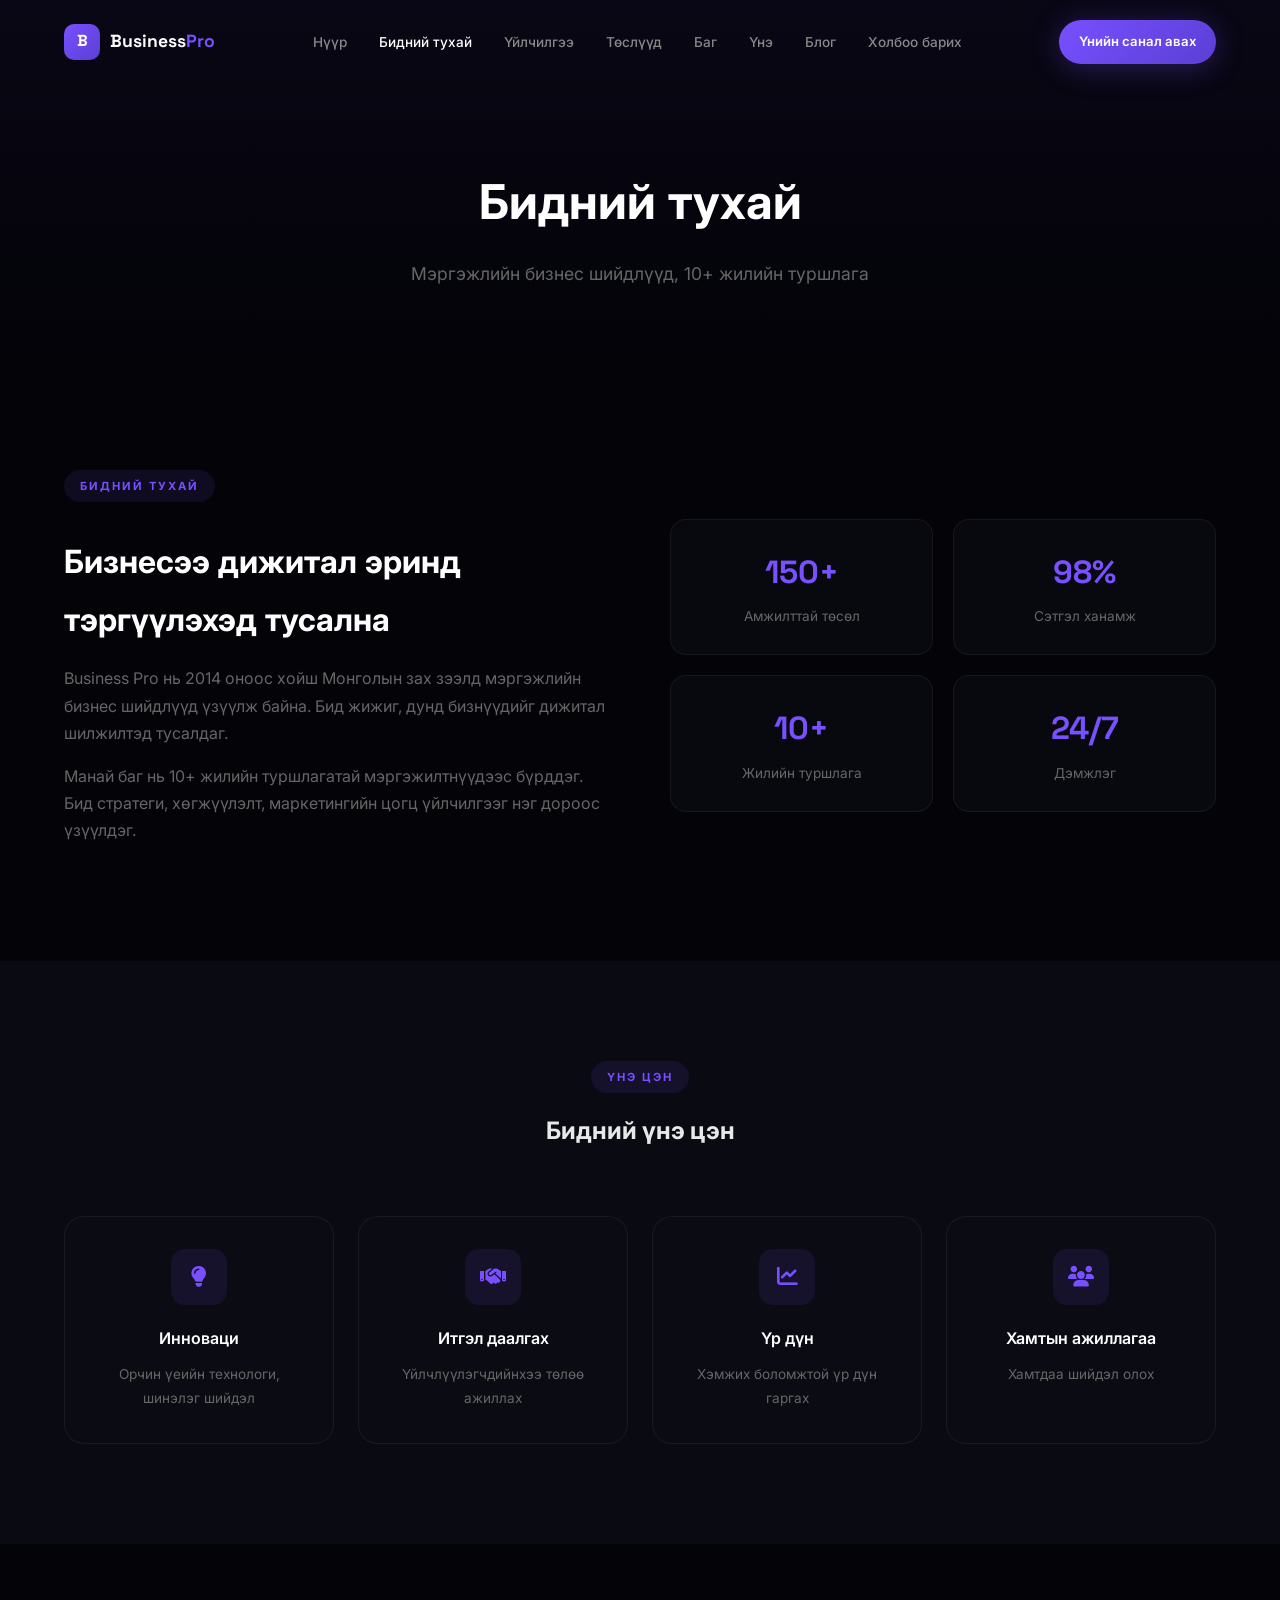
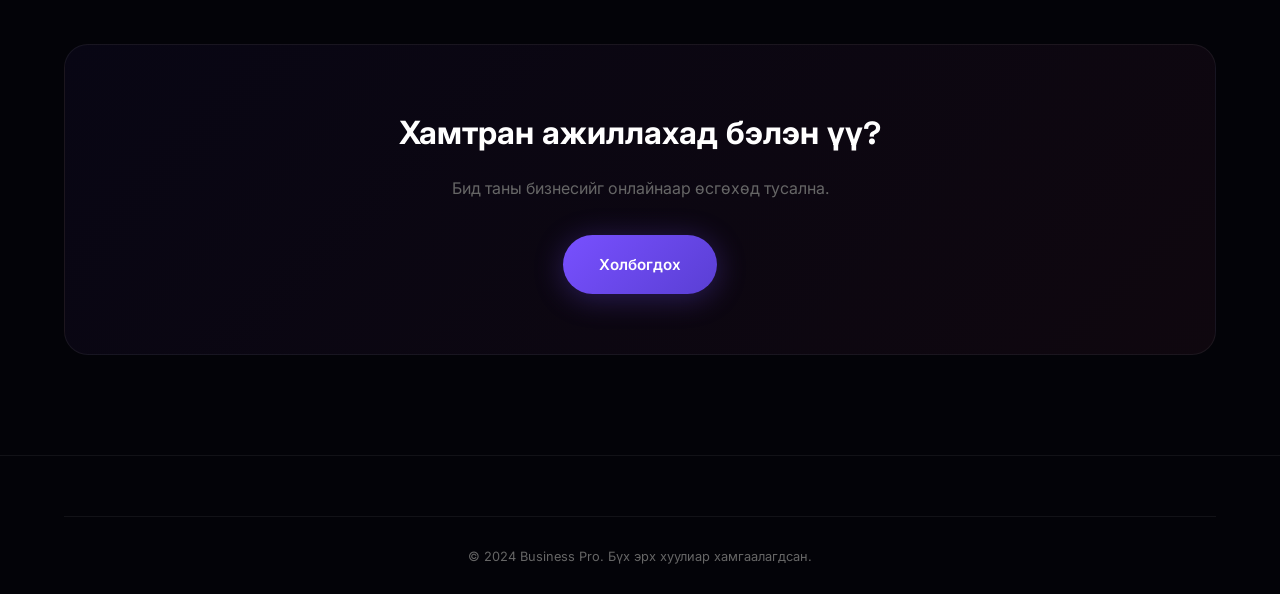
<file: business-pro/pages/about.html>
<!DOCTYPE html>
<html lang="mn">
<head>
  <meta charset="UTF-8">
  <meta name="viewport" content="width=device-width, initial-scale=1.0">
  <title>Бидний тухай — Business Pro</title>
  <meta name="description" content="Business Pro — Мэргэжлийн бизнес вэбсайт загвар. 10+ жилийн туршлага, 150+ амжилттай төсөл." />
  <link rel="preconnect" href="https://fonts.googleapis.com">
  <link href="https://fonts.googleapis.com/css2?family=Inter:wght@300;400;500;600;700;800;900&family=Space+Grotesk:wght@400;500;600;700&display=swap" rel="stylesheet">
  <link rel="stylesheet" href="https://cdnjs.cloudflare.com/ajax/libs/font-awesome/6.5.0/css/all.min.css">
  <link rel="stylesheet" href="../assets/css/style.css">
</head>
<body>
  <!-- NAV -->
  <nav class="nav" id="navbar">
    <div class="nav-container">
      <a href="../index.html" class="nav-logo">
        <span class="logo-icon">B</span>
        <span class="logo-text">Business<span class="logo-accent">Pro</span></span>
      </a>
      <ul class="nav-links">
        <li><a href="../index.html">Нүүр</a></li>
        <li><a href="about.html" class="active">Бидний тухай</a></li>
        <li><a href="services.html">Үйлчилгээ</a></li>
        <li><a href="projects.html">Төслүүд</a></li>
        <li><a href="team.html">Баг</a></li>
        <li><a href="pricing.html">Үнэ</a></li>
        <li><a href="blog.html">Блог</a></li>
        <li><a href="contact.html">Холбоо барих</a></li>
      </ul>
      <div class="nav-actions">
        <a href="contact.html" class="btn btn-primary btn-sm">Үнийн санал авах</a>
      </div>
      <button class="nav-toggle" id="navToggle"><span></span><span></span><span></span></button>
    </div>
  </nav>

  <!-- PAGE HEADER -->
  <section class="page-header">
    <div class="container">
      <h1>Бидний тухай</h1>
      <p>Мэргэжлийн бизнес шийдлүүд, 10+ жилийн туршлага</p>
    </div>
  </section>

  <!-- ABOUT CONTENT -->
  <section class="section">
    <div class="container">
      <div class="about-grid">
        <div class="about-content">
          <span class="section-badge">БИДНИЙ ТУХАЙ</span>
          <h2>Бизнесээ дижитал эринд тэргүүлэхэд тусална</h2>
          <p>Business Pro нь 2014 оноос хойш Монголын зах зээлд мэргэжлийн бизнес шийдлүүд үзүүлж байна. Бид жижиг, дунд бизнүүдийг дижитал шилжилтэд тусалдаг.</p>
          <p>Манай баг нь 10+ жилийн туршлагатай мэргэжилтнүүдээс бүрддэг. Бид стратеги, хөгжүүлэлт, маркетингийн цогц үйлчилгээг нэг дороос үзүүлдэг.</p>
        </div>
        <div class="about-stats">
          <div class="stat-card"><span class="stat-num">150+</span><span class="stat-label">Амжилттай төсөл</span></div>
          <div class="stat-card"><span class="stat-num">98%</span><span class="stat-label">Сэтгэл ханамж</span></div>
          <div class="stat-card"><span class="stat-num">10+</span><span class="stat-label">Жилийн туршлага</span></div>
          <div class="stat-card"><span class="stat-num">24/7</span><span class="stat-label">Дэмжлэг</span></div>
        </div>
      </div>
    </div>
  </section>

  <!-- VALUES -->
  <section class="section" style="background: #0a0a12;">
    <div class="container">
      <div class="section-header">
        <span class="section-badge">ҮНЭ ЦЭН</span>
        <h2>Бидний үнэ цэн</h2>
      </div>
      <div class="why-grid">
        <div class="why-card"><div class="why-icon"><i class="fas fa-lightbulb"></i></div><h3>Инноваци</h3><p>Орчин үеийн технологи, шинэлэг шийдэл</p></div>
        <div class="why-card"><div class="why-icon"><i class="fas fa-handshake"></i></div><h3>Итгэл даалгах</h3><p>Үйлчлүүлэгчдийнхээ төлөө ажиллах</p></div>
        <div class="why-card"><div class="why-icon"><i class="fas fa-chart-line"></i></div><h3>Үр дүн</h3><p>Хэмжих боломжтой үр дүн гаргах</p></div>
        <div class="why-card"><div class="why-icon"><i class="fas fa-users"></i></div><h3>Хамтын ажиллагаа</h3><p>Хамтдаа шийдэл олох</p></div>
      </div>
    </div>
  </section>

  <!-- CTA -->
  <section class="cta section">
    <div class="container">
      <div class="cta-box">
        <h2>Хамтран ажиллахад бэлэн үү?</h2>
        <p>Бид таны бизнесийг онлайнаар өсгөхөд тусална.</p>
        <div class="cta-actions">
          <a href="contact.html" class="btn btn-primary btn-lg">Холбогдох</a>
        </div>
      </div>
    </div>
  </section>

  <!-- FOOTER -->
  <footer class="footer">
    <div class="container">
      <div class="footer-bottom">
        <span>&copy; 2024 Business Pro. Бүх эрх хуулиар хамгаалагдсан.</span>
      </div>
    </div>
  </footer>

  <script src="../assets/js/main.js"></script>
  <style>
    .page-header { padding: 160px 0 80px; text-align: center; background: linear-gradient(180deg, rgba(120,80,255,0.05) 0%, transparent 100%); }
    .page-header h1 { font-family: var(--font-heading); font-size: 3rem; font-weight: 700; color: #fff; margin-bottom: 12px; }
    .page-header p { font-size: 1.1rem; color: var(--text-muted); }
    .about-grid { display: grid; grid-template-columns: 1fr 1fr; gap: 60px; align-items: center; }
    .about-content h2 { font-family: var(--font-heading); font-size: 2rem; font-weight: 700; color: #fff; margin: 16px 0; }
    .about-content p { font-size: 1rem; color: var(--text-muted); margin-bottom: 16px; line-height: 1.7; }
    .about-stats { display: grid; grid-template-columns: repeat(2, 1fr); gap: 20px; }
    .stat-card { background: var(--bg-card); border: 1px solid var(--border); border-radius: 16px; padding: 24px; text-align: center; }
    .stat-card .stat-num { font-family: var(--font-heading); font-size: 2rem; font-weight: 700; color: var(--accent); display: block; }
    .stat-card .stat-label { font-size: 0.85rem; color: var(--text-muted); }
    @media (max-width: 768px) { .about-grid { grid-template-columns: 1fr; } .page-header h1 { font-size: 2rem; } }
  </style>
</body>
</html>
</file>
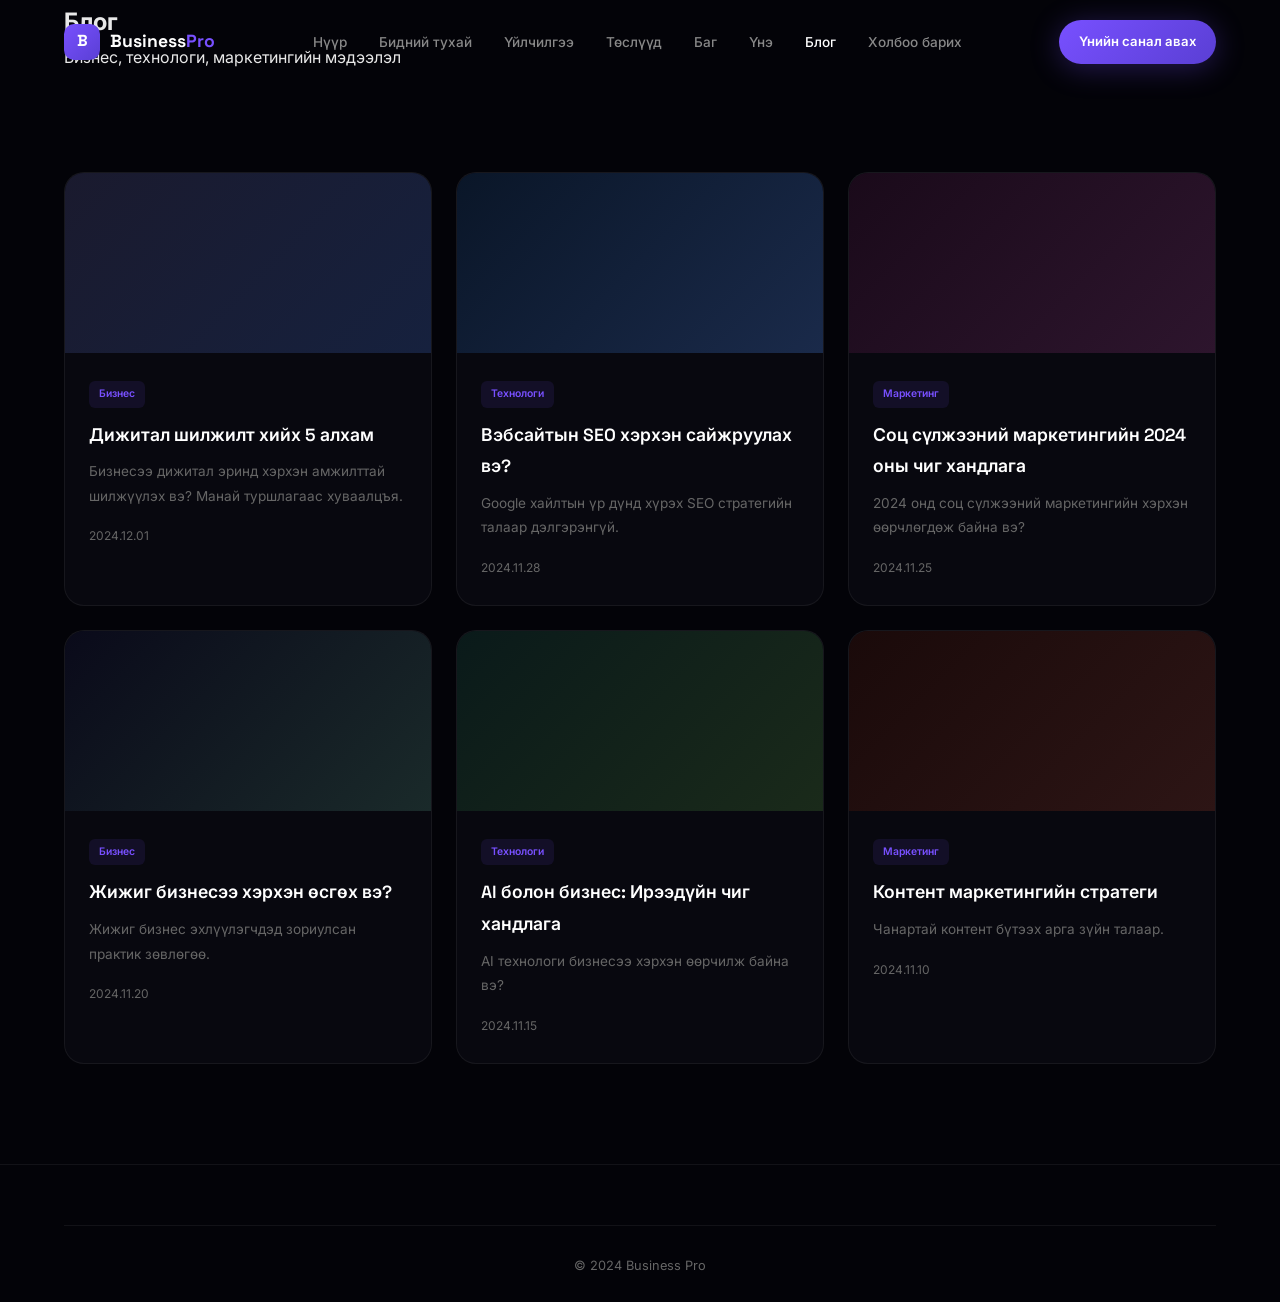
<file: business-pro/pages/blog.html>
<!DOCTYPE html>
<html lang="mn">
<head>
  <meta charset="UTF-8">
  <meta name="viewport" content="width=device-width, initial-scale=1.0">
  <title>Блог — Business Pro</title>
  <meta name="description" content="Business Pro-ийн блог. Бизнес, технологи, маркетингийн мэдээлэл." />
  <link rel="preconnect" href="https://fonts.googleapis.com">
  <link href="https://fonts.googleapis.com/css2?family=Inter:wght@300;400;500;600;700;800;900&family=Space+Grotesk:wght@400;500;600;700&display=swap" rel="stylesheet">
  <link rel="stylesheet" href="https://cdnjs.cloudflare.com/ajax/libs/font-awesome/6.5.0/css/all.min.css">
  <link rel="stylesheet" href="../assets/css/style.css">
</head>
<body>
  <nav class="nav" id="navbar">
    <div class="nav-container">
      <a href="../index.html" class="nav-logo">
        <span class="logo-icon">B</span>
        <span class="logo-text">Business<span class="logo-accent">Pro</span></span>
      </a>
      <ul class="nav-links">
        <li><a href="../index.html">Нүүр</a></li>
        <li><a href="about.html">Бидний тухай</a></li>
        <li><a href="services.html">Үйлчилгээ</a></li>
        <li><a href="projects.html">Төслүүд</a></li>
        <li><a href="team.html">Баг</a></li>
        <li><a href="pricing.html">Үнэ</a></li>
        <li><a href="blog.html" class="active">Блог</a></li>
        <li><a href="contact.html">Холбоо барих</a></li>
      </ul>
      <div class="nav-actions">
        <a href="contact.html" class="btn btn-primary btn-sm">Үнийн санал авах</a>
      </div>
      <button class="nav-toggle" id="navToggle"><span></span><span></span><span></span></button>
    </div>
  </nav>

  <section class="page-header">
    <div class="container">
      <h1>Блог</h1>
      <p>Бизнес, технологи, маркетингийн мэдээлэл</p>
    </div>
  </section>

  <section class="section">
    <div class="container">
      <div class="blog-grid">
        <article class="blog-card">
          <div class="blog-image" style="background: linear-gradient(135deg, #1a1a2e 0%, #16213e 100%);"></div>
          <div class="blog-content">
            <span class="blog-category">Бизнес</span>
            <h3>Дижитал шилжилт хийх 5 алхам</h3>
            <p>Бизнесээ дижитал эринд хэрхэн амжилттай шилжүүлэх вэ? Манай туршлагаас хуваалцъя.</p>
            <span class="blog-date">2024.12.01</span>
          </div>
        </article>
        <article class="blog-card">
          <div class="blog-image" style="background: linear-gradient(135deg, #0a1628 0%, #1a2a4a 100%);"></div>
          <div class="blog-content">
            <span class="blog-category">Технологи</span>
            <h3>Вэбсайтын SEO хэрхэн сайжруулах вэ?</h3>
            <p>Google хайлтын үр дүнд хүрэх SEO стратегийн талаар дэлгэрэнгүй.</p>
            <span class="blog-date">2024.11.28</span>
          </div>
        </article>
        <article class="blog-card">
          <div class="blog-image" style="background: linear-gradient(135deg, #1a0a1a 0%, #2d152d 100%);"></div>
          <div class="blog-content">
            <span class="blog-category">Маркетинг</span>
            <h3>Соц сүлжээний маркетингийн 2024 оны чиг хандлага</h3>
            <p>2024 онд соц сүлжээний маркетингийн хэрхэн өөрчлөгдөж байна вэ?</p>
            <span class="blog-date">2024.11.25</span>
          </div>
        </article>
        <article class="blog-card">
          <div class="blog-image" style="background: linear-gradient(135deg, #0a0a1a 0%, #1a2a2a 100%);"></div>
          <div class="blog-content">
            <span class="blog-category">Бизнес</span>
            <h3>Жижиг бизнесээ хэрхэн өсгөх вэ?</h3>
            <p>Жижиг бизнес эхлүүлэгчдэд зориулсан практик зөвлөгөө.</p>
            <span class="blog-date">2024.11.20</span>
          </div>
        </article>
        <article class="blog-card">
          <div class="blog-image" style="background: linear-gradient(135deg, #0a1a1a 0%, #1a2a1a 100%);"></div>
          <div class="blog-content">
            <span class="blog-category">Технологи</span>
            <h3>AI болон бизнес: Ирээдүйн чиг хандлага</h3>
            <p>AI технологи бизнесээ хэрхэн өөрчилж байна вэ?</p>
            <span class="blog-date">2024.11.15</span>
          </div>
        </article>
        <article class="blog-card">
          <div class="blog-image" style="background: linear-gradient(135deg, #1a0a0a 0%, #2d1515 100%);"></div>
          <div class="blog-content">
            <span class="blog-category">Маркетинг</span>
            <h3>Контент маркетингийн стратеги</h3>
            <p>Чанартай контент бүтээх арга зүйн талаар.</p>
            <span class="blog-date">2024.11.10</span>
          </div>
        </article>
      </div>
    </div>
  </section>

  <footer class="footer">
    <div class="container">
      <div class="footer-bottom"><span>&copy; 2024 Business Pro</span></div>
    </div>
  </footer>
  <script src="../assets/js/main.js"></script>
  <style>
    .blog-grid { display: grid; grid-template-columns: repeat(3, 1fr); gap: 24px; }
    .blog-card { background: var(--bg-card); border: 1px solid var(--border); border-radius: 20px; overflow: hidden; transition: all 0.4s; }
    .blog-card:hover { border-color: rgba(120,80,255,0.2); transform: translateY(-4px); }
    .blog-image { height: 180px; }
    .blog-content { padding: 24px; }
    .blog-category { display: inline-block; padding: 4px 10px; background: rgba(120,80,255,0.1); border-radius: 6px; font-size: 0.65rem; font-weight: 600; color: var(--accent); margin-bottom: 12px; }
    .blog-content h3 { font-family: var(--font-heading); font-size: 1.1rem; font-weight: 600; color: #fff; margin-bottom: 8px; }
    .blog-content p { font-size: 0.85rem; color: var(--text-muted); margin-bottom: 12px; }
    .blog-date { font-size: 0.75rem; color: #666; }
    @media (max-width: 1024px) { .blog-grid { grid-template-columns: repeat(2, 1fr); } }
    @media (max-width: 640px) { .blog-grid { grid-template-columns: 1fr; } }
  </style>
</body>
</html>
</file>
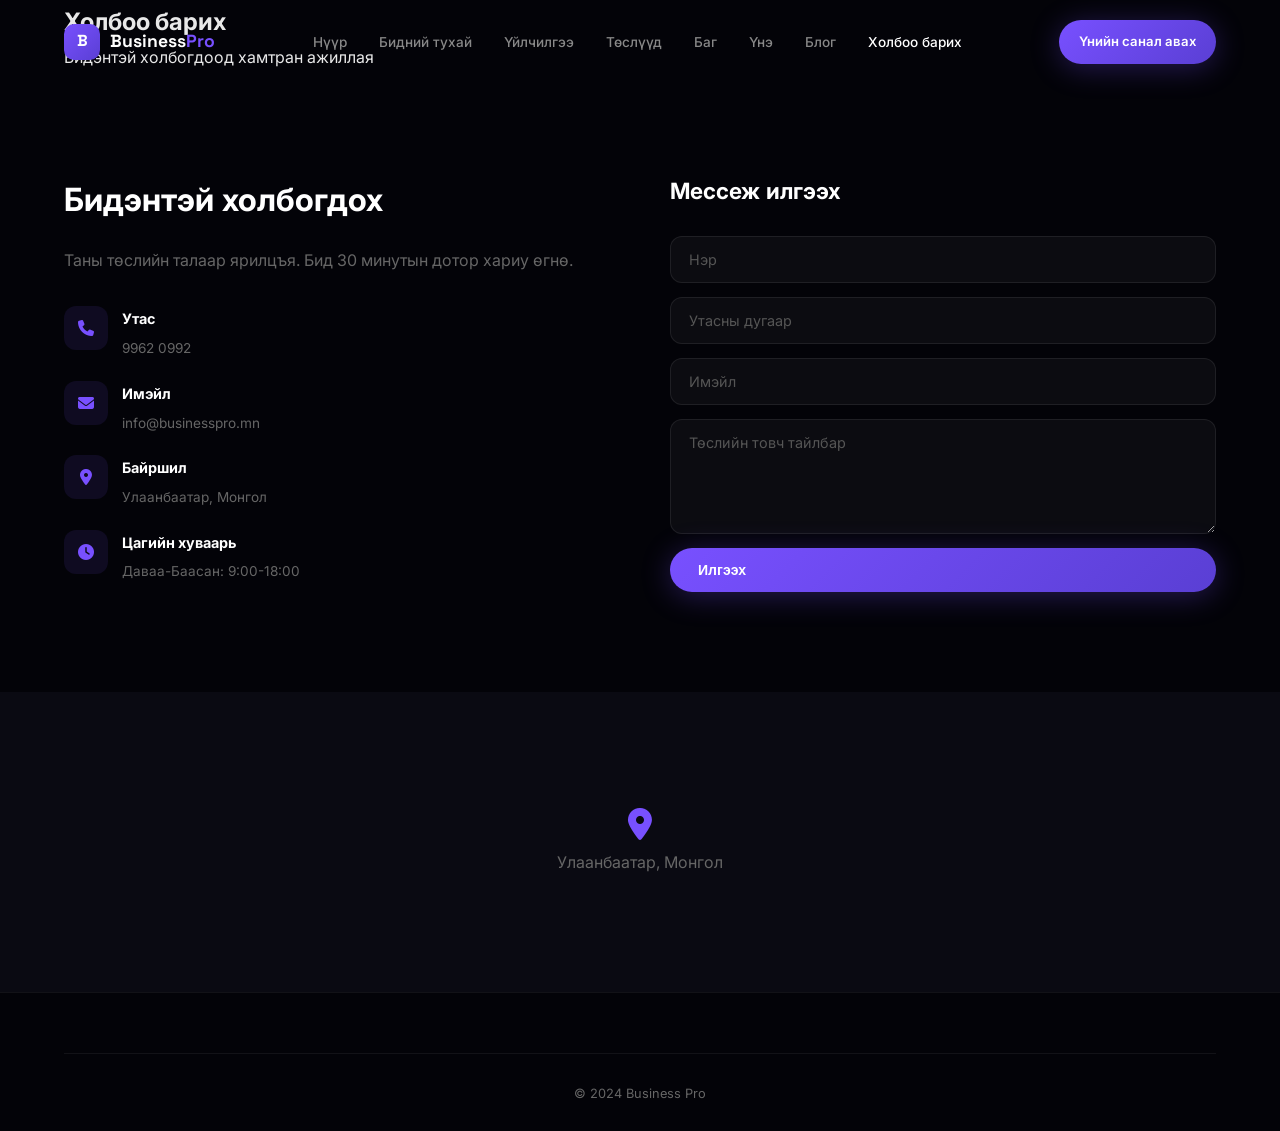
<file: business-pro/pages/contact.html>
<!DOCTYPE html>
<html lang="mn">
<head>
  <meta charset="UTF-8">
  <meta name="viewport" content="width=device-width, initial-scale=1.0">
  <title>Холбоо барих — Business Pro</title>
  <meta name="description" content="Business Pro-тэй холбоо барих. Утас: 9962 0992, Имэйл: info@businesspro.mn" />
  <link rel="preconnect" href="https://fonts.googleapis.com">
  <link href="https://fonts.googleapis.com/css2?family=Inter:wght@300;400;500;600;700;800;900&family=Space+Grotesk:wght@400;500;600;700&display=swap" rel="stylesheet">
  <link rel="stylesheet" href="https://cdnjs.cloudflare.com/ajax/libs/font-awesome/6.5.0/css/all.min.css">
  <link rel="stylesheet" href="../assets/css/style.css">
</head>
<body>
  <nav class="nav" id="navbar">
    <div class="nav-container">
      <a href="../index.html" class="nav-logo">
        <span class="logo-icon">B</span>
        <span class="logo-text">Business<span class="logo-accent">Pro</span></span>
      </a>
      <ul class="nav-links">
        <li><a href="../index.html">Нүүр</a></li>
        <li><a href="about.html">Бидний тухай</a></li>
        <li><a href="services.html">Үйлчилгээ</a></li>
        <li><a href="projects.html">Төслүүд</a></li>
        <li><a href="team.html">Баг</a></li>
        <li><a href="pricing.html">Үнэ</a></li>
        <li><a href="blog.html">Блог</a></li>
        <li><a href="contact.html" class="active">Холбоо барих</a></li>
      </ul>
      <div class="nav-actions">
        <a href="contact.html" class="btn btn-primary btn-sm">Үнийн санал авах</a>
      </div>
      <button class="nav-toggle" id="navToggle"><span></span><span></span><span></span></button>
    </div>
  </nav>

  <section class="page-header">
    <div class="container">
      <h1>Холбоо барих</h1>
      <p>Бидэнтэй холбогдоод хамтран ажиллая</p>
    </div>
  </section>

  <section class="section">
    <div class="container">
      <div class="contact-grid">
        <div class="contact-info">
          <h2>Бидэнтэй холбогдох</h2>
          <p>Таны төслийн талаар ярилцъя. Бид 30 минутын дотор хариу өгнө.</p>
          <div class="contact-details">
            <div class="contact-item">
              <i class="fas fa-phone"></i>
              <div>
                <strong>Утас</strong>
                <div>9962 0992</div>
              </div>
            </div>
            <div class="contact-item">
              <i class="fas fa-envelope"></i>
              <div>
                <strong>Имэйл</strong>
                <div>info@businesspro.mn</div>
              </div>
            </div>
            <div class="contact-item">
              <i class="fas fa-map-marker-alt"></i>
              <div>
                <strong>Байршил</strong>
                <div>Улаанбаатар, Монгол</div>
              </div>
            </div>
            <div class="contact-item">
              <i class="fas fa-clock"></i>
              <div>
                <strong>Цагийн хуваарь</strong>
                <div>Даваа-Баасан: 9:00-18:00</div>
              </div>
            </div>
          </div>
        </div>
        <div class="contact-form-wrap">
          <h3>Мессеж илгээх</h3>
          <form class="contact-form" id="contactForm">
            <input type="text" placeholder="Нэр" required />
            <input type="tel" placeholder="Утасны дугаар" required />
            <input type="email" placeholder="Имэйл" required />
            <textarea placeholder="Төслийн товч тайлбар" rows="5" required></textarea>
            <button type="submit" class="btn btn-primary btn-full">Илгээх</button>
          </form>
        </div>
      </div>
    </div>
  </section>

  <!-- MAP -->
  <section class="map-section">
    <div class="map-placeholder">
      <i class="fas fa-map-marker-alt"></i>
      <p>Улаанбаатар, Монгол</p>
    </div>
  </section>

  <footer class="footer">
    <div class="container">
      <div class="footer-bottom"><span>&copy; 2024 Business Pro</span></div>
    </div>
  </footer>
  <script src="../assets/js/main.js"></script>
  <style>
    .contact-grid { display: grid; grid-template-columns: 1fr 1fr; gap: 60px; }
    .contact-info h2 { font-family: var(--font-heading); font-size: 2rem; font-weight: 700; color: #fff; margin-bottom: 16px; }
    .contact-info > p { font-size: 1rem; color: var(--text-muted); margin-bottom: 32px; }
    .contact-details { display: flex; flex-direction: column; gap: 20px; }
    .contact-item { display: flex; align-items: flex-start; gap: 14px; }
    .contact-item i { width: 44px; height: 44px; border-radius: 12px; background: rgba(120,80,255,0.1); color: var(--accent); display: flex; align-items: center; justify-content: center; font-size: 1rem; flex-shrink: 0; }
    .contact-item strong { color: #fff; font-size: 0.9rem; display: block; margin-bottom: 4px; }
    .contact-item div { color: var(--text-muted); font-size: 0.85rem; }
    .contact-form-wrap h3 { font-family: var(--font-heading); font-size: 1.4rem; font-weight: 700; color: #fff; margin-bottom: 24px; }
    .contact-form { display: flex; flex-direction: column; gap: 14px; }
    .contact-form input, .contact-form textarea { background: rgba(255,255,255,0.04); border: 1px solid rgba(255,255,255,0.08); border-radius: 12px; padding: 14px 18px; color: #fff; font-size: 0.9rem; outline: none; transition: border-color 0.3s; font-family: var(--font-body); }
    .contact-form input:focus, .contact-form textarea:focus { border-color: rgba(120,80,255,0.5); }
    .contact-form input::placeholder, .contact-form textarea::placeholder { color: #555; }
    .contact-form textarea { resize: vertical; }
    .map-section { height: 300px; background: #0a0a12; display: flex; align-items: center; justify-content: center; }
    .map-placeholder { text-align: center; color: var(--text-muted); }
    .map-placeholder i { font-size: 2rem; color: var(--accent); margin-bottom: 8px; }
    @media (max-width: 768px) { .contact-grid { grid-template-columns: 1fr; } }
  </style>
</body>
</html>
</file>
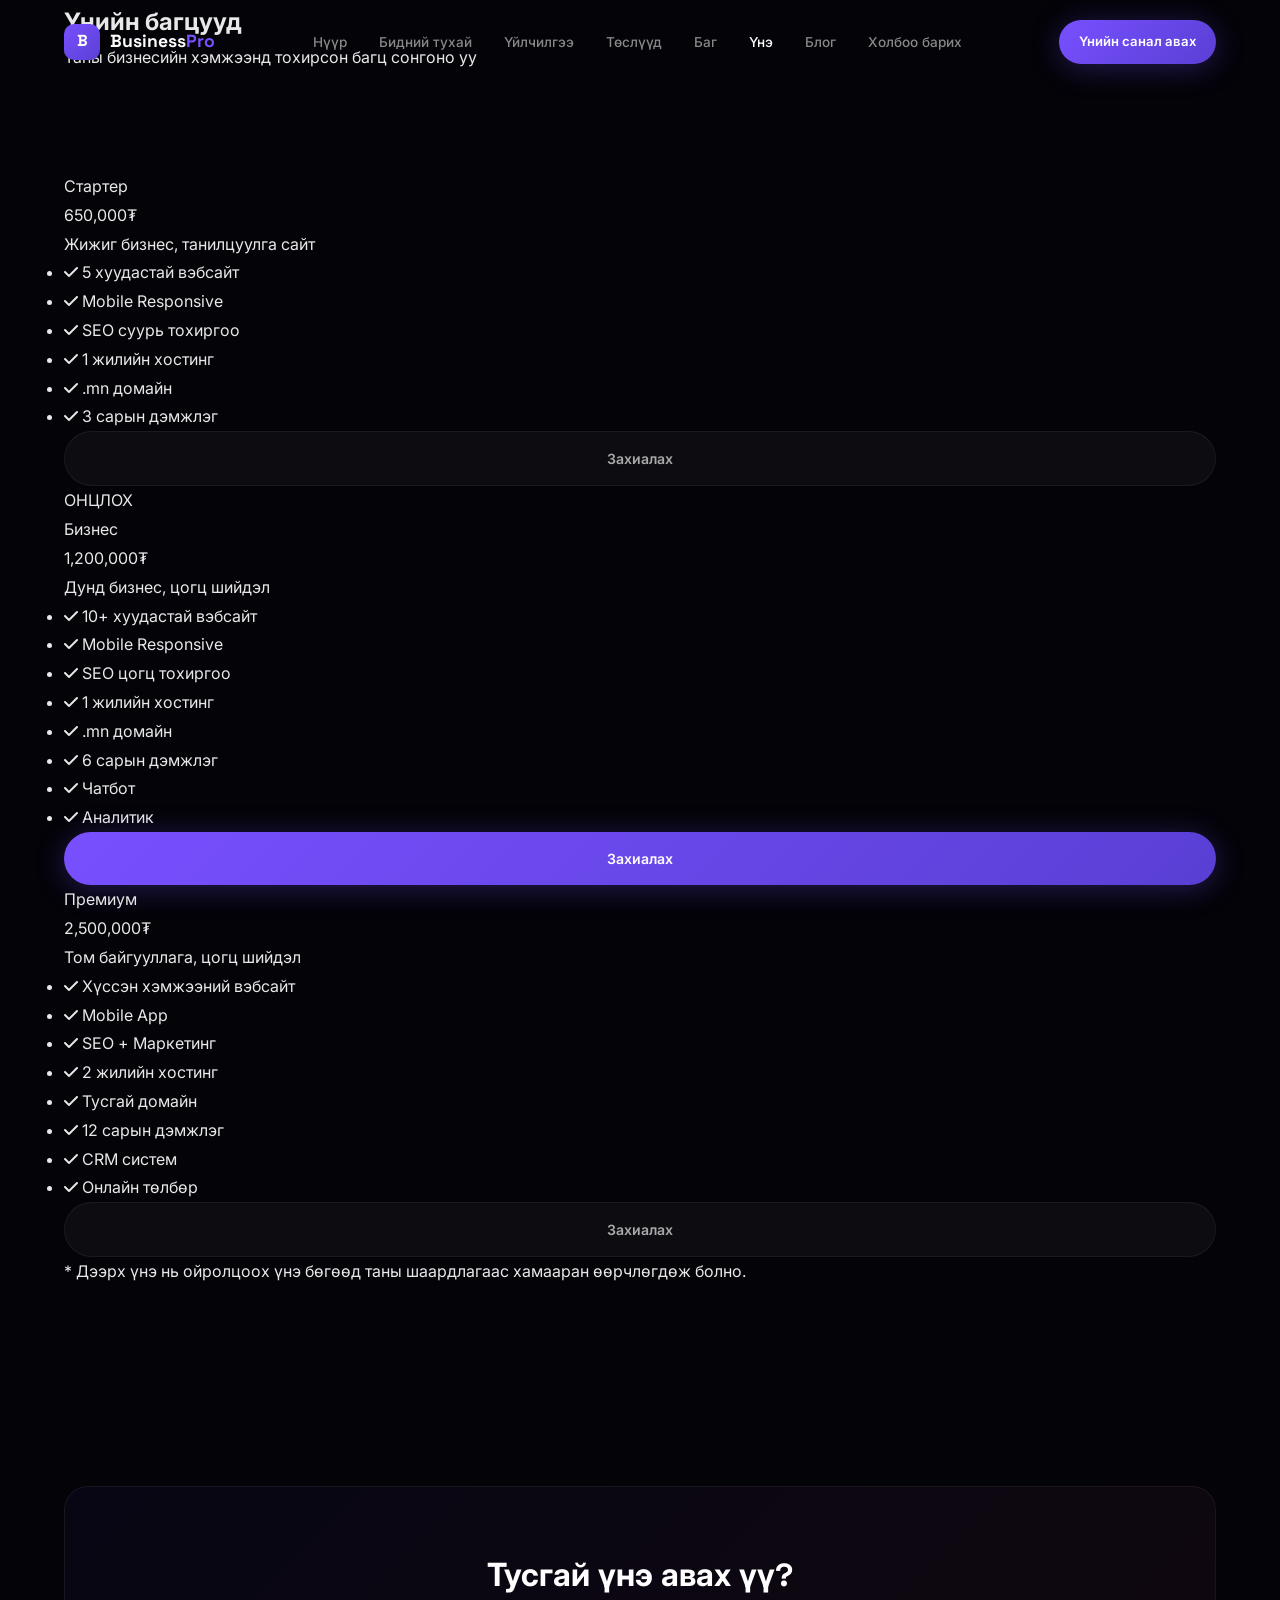
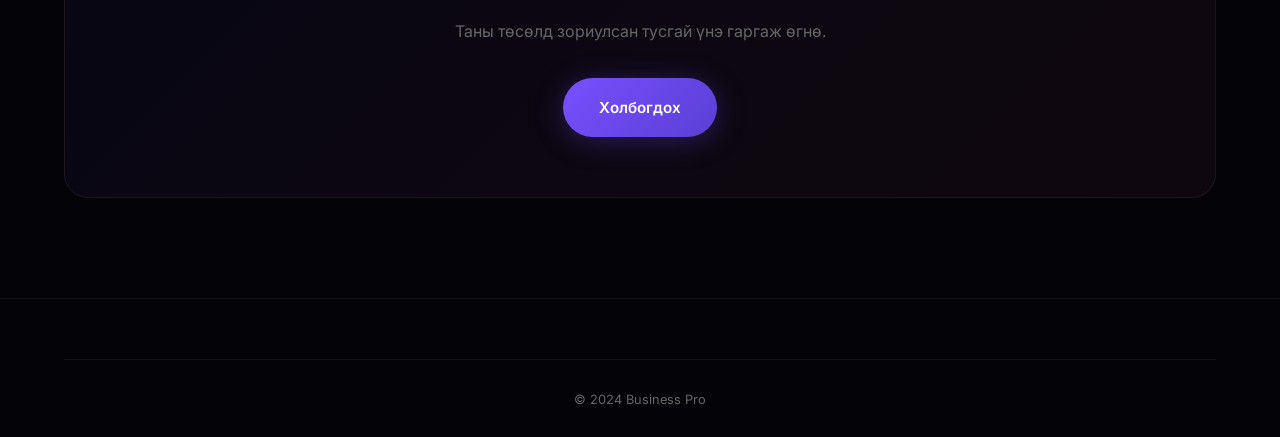
<file: business-pro/pages/pricing.html>
<!DOCTYPE html>
<html lang="mn">
<head>
  <meta charset="UTF-8">
  <meta name="viewport" content="width=device-width, initial-scale=1.0">
  <title>Үнэ — Business Pro</title>
  <meta name="description" content="Business Pro-ийн үнийн багцууд. Стартер 650,000₮-өөс эхэлнэ." />
  <link rel="preconnect" href="https://fonts.googleapis.com">
  <link href="https://fonts.googleapis.com/css2?family=Inter:wght@300;400;500;600;700;800;900&family=Space+Grotesk:wght@400;500;600;700&display=swap" rel="stylesheet">
  <link rel="stylesheet" href="https://cdnjs.cloudflare.com/ajax/libs/font-awesome/6.5.0/css/all.min.css">
  <link rel="stylesheet" href="../assets/css/style.css">
</head>
<body>
  <nav class="nav" id="navbar">
    <div class="nav-container">
      <a href="../index.html" class="nav-logo">
        <span class="logo-icon">B</span>
        <span class="logo-text">Business<span class="logo-accent">Pro</span></span>
      </a>
      <ul class="nav-links">
        <li><a href="../index.html">Нүүр</a></li>
        <li><a href="about.html">Бидний тухай</a></li>
        <li><a href="services.html">Үйлчилгээ</a></li>
        <li><a href="projects.html">Төслүүд</a></li>
        <li><a href="team.html">Баг</a></li>
        <li><a href="pricing.html" class="active">Үнэ</a></li>
        <li><a href="blog.html">Блог</a></li>
        <li><a href="contact.html">Холбоо барих</a></li>
      </ul>
      <div class="nav-actions">
        <a href="contact.html" class="btn btn-primary btn-sm">Үнийн санал авах</a>
      </div>
      <button class="nav-toggle" id="navToggle"><span></span><span></span><span></span></button>
    </div>
  </nav>

  <section class="page-header">
    <div class="container">
      <h1>Үнийн багцууд</h1>
      <p>Таны бизнесийн хэмжээнд тохирсон багц сонгоно уу</p>
    </div>
  </section>

  <section class="section">
    <div class="container">
      <div class="pricing-grid">
        <div class="pricing-card">
          <div class="pricing-name">Стартер</div>
          <div class="pricing-price">650,000<span>₮</span></div>
          <div class="pricing-desc">Жижиг бизнес, танилцуулга сайт</div>
          <ul class="pricing-features">
            <li><i class="fas fa-check"></i> 5 хуудастай вэбсайт</li>
            <li><i class="fas fa-check"></i> Mobile Responsive</li>
            <li><i class="fas fa-check"></i> SEO суурь тохиргоо</li>
            <li><i class="fas fa-check"></i> 1 жилийн хостинг</li>
            <li><i class="fas fa-check"></i> .mn домайн</li>
            <li><i class="fas fa-check"></i> 3 сарын дэмжлэг</li>
          </ul>
          <a href="contact.html" class="btn btn-ghost" style="width:100%;justify-content:center;">Захиалах</a>
        </div>
        <div class="pricing-card popular">
          <div class="popular-badge">ОНЦЛОХ</div>
          <div class="pricing-name">Бизнес</div>
          <div class="pricing-price">1,200,000<span>₮</span></div>
          <div class="pricing-desc">Дунд бизнес, цогц шийдэл</div>
          <ul class="pricing-features">
            <li><i class="fas fa-check"></i> 10+ хуудастай вэбсайт</li>
            <li><i class="fas fa-check"></i> Mobile Responsive</li>
            <li><i class="fas fa-check"></i> SEO цогц тохиргоо</li>
            <li><i class="fas fa-check"></i> 1 жилийн хостинг</li>
            <li><i class="fas fa-check"></i> .mn домайн</li>
            <li><i class="fas fa-check"></i> 6 сарын дэмжлэг</li>
            <li><i class="fas fa-check"></i> Чатбот</li>
            <li><i class="fas fa-check"></i> Аналитик</li>
          </ul>
          <a href="contact.html" class="btn btn-primary" style="width:100%;justify-content:center;">Захиалах</a>
        </div>
        <div class="pricing-card">
          <div class="pricing-name">Премиум</div>
          <div class="pricing-price">2,500,000<span>₮</span></div>
          <div class="pricing-desc">Том байгууллага, цогц шийдэл</div>
          <ul class="pricing-features">
            <li><i class="fas fa-check"></i> Хүссэн хэмжээний вэбсайт</li>
            <li><i class="fas fa-check"></i> Mobile App</li>
            <li><i class="fas fa-check"></i> SEO + Маркетинг</li>
            <li><i class="fas fa-check"></i> 2 жилийн хостинг</li>
            <li><i class="fas fa-check"></i> Тусгай домайн</li>
            <li><i class="fas fa-check"></i> 12 сарын дэмжлэг</li>
            <li><i class="fas fa-check"></i> CRM систем</li>
            <li><i class="fas fa-check"></i> Онлайн төлбөр</li>
          </ul>
          <a href="contact.html" class="btn btn-ghost" style="width:100%;justify-content:center;">Захиалах</a>
        </div>
      </div>
      <p class="pricing-note">* Дээрх үнэ нь ойролцоох үнэ бөгөөд таны шаардлагаас хамааран өөрчлөгдөж болно.</p>
    </div>
  </section>

  <section class="cta section">
    <div class="container">
      <div class="cta-box">
        <h2>Тусгай үнэ авах үү?</h2>
        <p>Таны төсөлд зориулсан тусгай үнэ гаргаж өгнө.</p>
        <div class="cta-actions">
          <a href="contact.html" class="btn btn-primary btn-lg">Холбогдох</a>
        </div>
      </div>
    </div>
  </section>

  <footer class="footer">
    <div class="container">
      <div class="footer-bottom"><span>&copy; 2024 Business Pro</span></div>
    </div>
  </footer>
  <script src="../assets/js/main.js"></script>
</body>
</html>
</file>
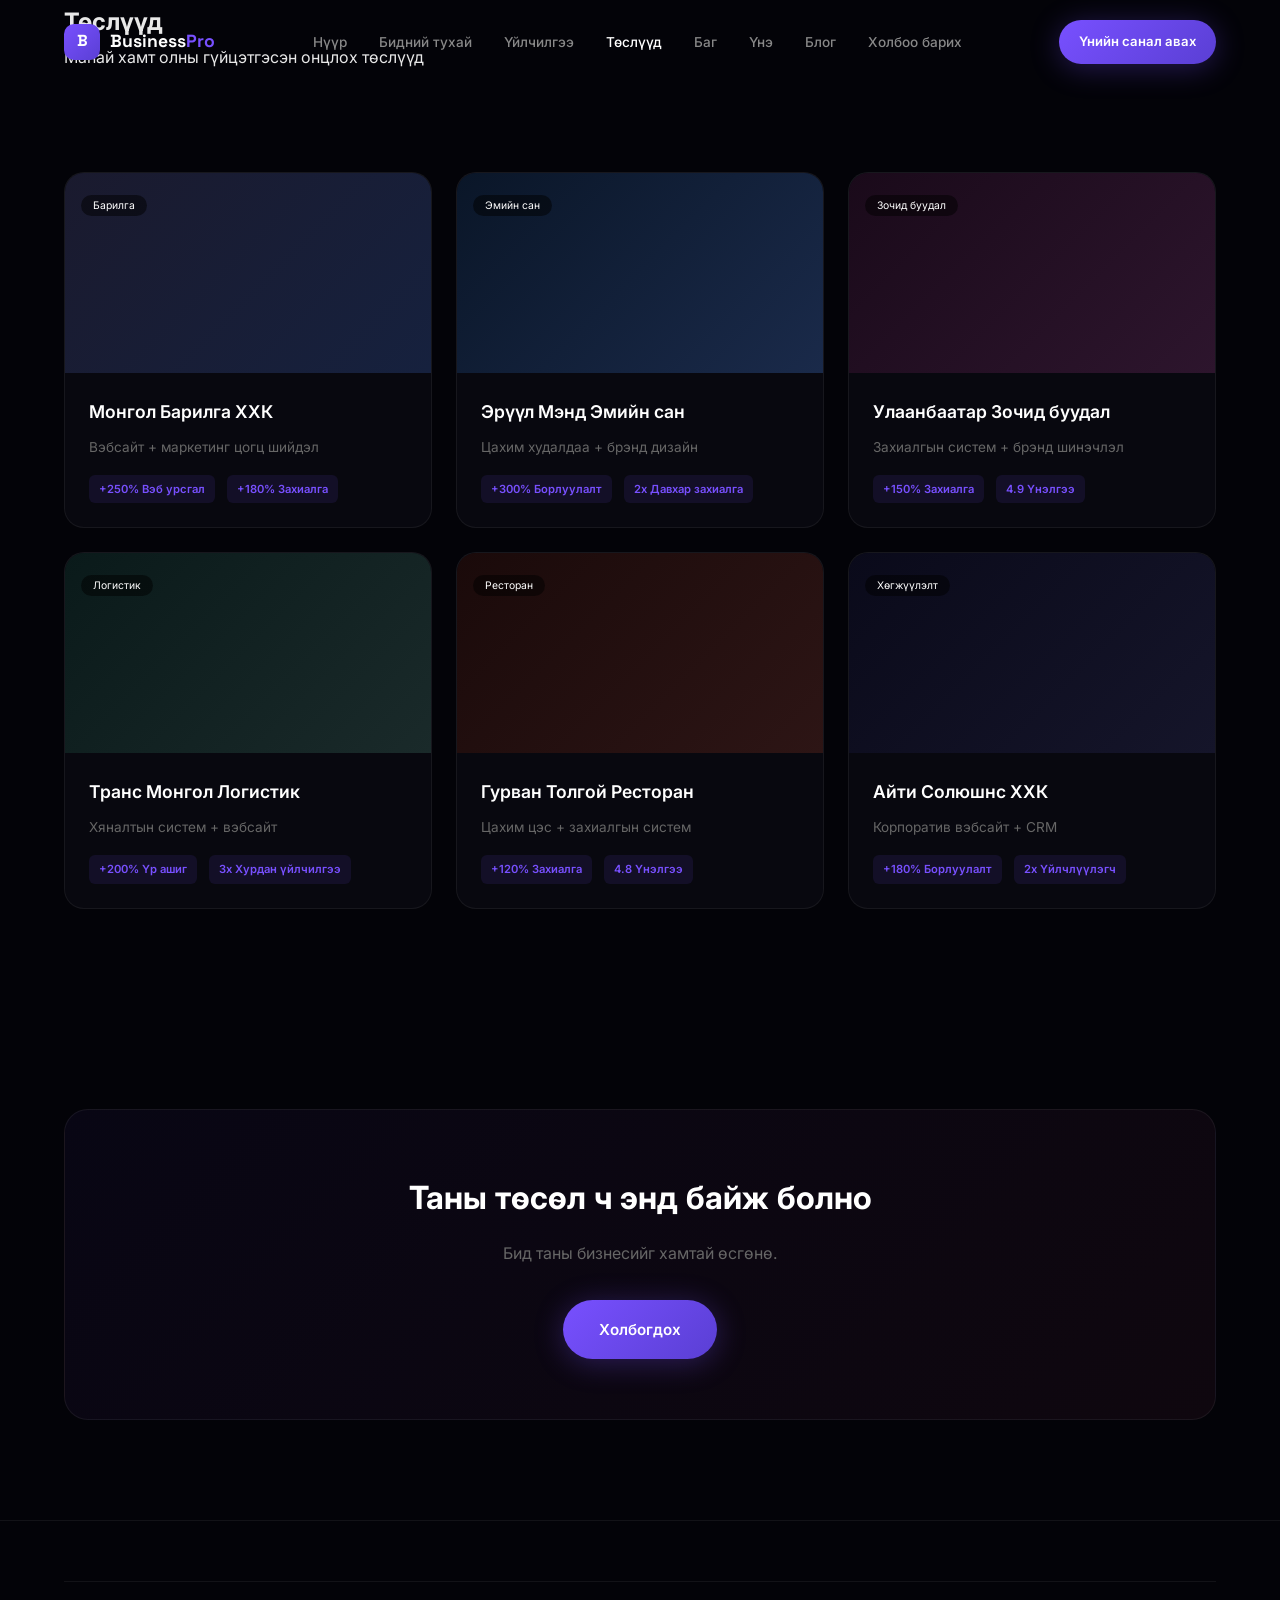
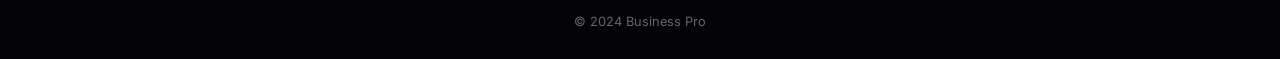
<file: business-pro/pages/projects.html>
<!DOCTYPE html>
<html lang="mn">
<head>
  <meta charset="UTF-8">
  <meta name="viewport" content="width=device-width, initial-scale=1.0">
  <title>Төслүүд — Business Pro</title>
  <meta name="description" content="Business Pro-ийн амжилттай төслүүд. Барилга, эмийн сан, зочид буудал зэрэг 150+ төсөл." />
  <link rel="preconnect" href="https://fonts.googleapis.com">
  <link href="https://fonts.googleapis.com/css2?family=Inter:wght@300;400;500;600;700;800;900&family=Space+Grotesk:wght@400;500;600;700&display=swap" rel="stylesheet">
  <link rel="stylesheet" href="https://cdnjs.cloudflare.com/ajax/libs/font-awesome/6.5.0/css/all.min.css">
  <link rel="stylesheet" href="../assets/css/style.css">
</head>
<body>
  <nav class="nav" id="navbar">
    <div class="nav-container">
      <a href="../index.html" class="nav-logo">
        <span class="logo-icon">B</span>
        <span class="logo-text">Business<span class="logo-accent">Pro</span></span>
      </a>
      <ul class="nav-links">
        <li><a href="../index.html">Нүүр</a></li>
        <li><a href="about.html">Бидний тухай</a></li>
        <li><a href="services.html">Үйлчилгээ</a></li>
        <li><a href="projects.html" class="active">Төслүүд</a></li>
        <li><a href="team.html">Баг</a></li>
        <li><a href="pricing.html">Үнэ</a></li>
        <li><a href="blog.html">Блог</a></li>
        <li><a href="contact.html">Холбоо барих</a></li>
      </ul>
      <div class="nav-actions">
        <a href="contact.html" class="btn btn-primary btn-sm">Үнийн санал авах</a>
      </div>
      <button class="nav-toggle" id="navToggle"><span></span><span></span><span></span></button>
    </div>
  </nav>

  <section class="page-header">
    <div class="container">
      <h1>Төслүүд</h1>
      <p>Манай хамт олны гүйцэтгэсэн онцлох төслүүд</p>
    </div>
  </section>

  <section class="section">
    <div class="container">
      <div class="projects-grid">
        <div class="project-card">
          <div class="project-image" style="background: linear-gradient(135deg, #1a1a2e 0%, #16213e 100%);">
            <div class="project-overlay"><span class="project-category">Барилга</span></div>
          </div>
          <div class="project-info">
            <h3>Монгол Барилга ХХК</h3>
            <p>Вэбсайт + маркетинг цогц шийдэл</p>
            <div class="project-results">
              <span class="result">+250% Вэб урсгал</span>
              <span class="result">+180% Захиалга</span>
            </div>
          </div>
        </div>
        <div class="project-card">
          <div class="project-image" style="background: linear-gradient(135deg, #0a1628 0%, #1a2a4a 100%);">
            <div class="project-overlay"><span class="project-category">Эмийн сан</span></div>
          </div>
          <div class="project-info">
            <h3>Эрүүл Мэнд Эмийн сан</h3>
            <p>Цахим худалдаа + брэнд дизайн</p>
            <div class="project-results">
              <span class="result">+300% Борлуулалт</span>
              <span class="result">2x Давхар захиалга</span>
            </div>
          </div>
        </div>
        <div class="project-card">
          <div class="project-image" style="background: linear-gradient(135deg, #1a0a1a 0%, #2d152d 100%);">
            <div class="project-overlay"><span class="project-category">Зочид буудал</span></div>
          </div>
          <div class="project-info">
            <h3>Улаанбаатар Зочид буудал</h3>
            <p>Захиалгын систем + брэнд шинэчлэл</p>
            <div class="project-results">
              <span class="result">+150% Захиалга</span>
              <span class="result">4.9 Үнэлгээ</span>
            </div>
          </div>
        </div>
        <div class="project-card">
          <div class="project-image" style="background: linear-gradient(135deg, #0a1a1a 0%, #1a2a2a 100%);">
            <div class="project-overlay"><span class="project-category">Логистик</span></div>
          </div>
          <div class="project-info">
            <h3>Транс Монгол Логистик</h3>
            <p>Хяналтын систем + вэбсайт</p>
            <div class="project-results">
              <span class="result">+200% Үр ашиг</span>
              <span class="result">3x Хурдан үйлчилгээ</span>
            </div>
          </div>
        </div>
        <div class="project-card">
          <div class="project-image" style="background: linear-gradient(135deg, #1a0a0a 0%, #2d1515 100%);">
            <div class="project-overlay"><span class="project-category">Ресторан</span></div>
          </div>
          <div class="project-info">
            <h3>Гурван Толгой Ресторан</h3>
            <p>Цахим цэс + захиалгын систем</p>
            <div class="project-results">
              <span class="result">+120% Захиалга</span>
              <span class="result">4.8 Үнэлгээ</span>
            </div>
          </div>
        </div>
        <div class="project-card">
          <div class="project-image" style="background: linear-gradient(135deg, #0a0a1a 0%, #15152a 100%);">
            <div class="project-overlay"><span class="project-category">Хөгжүүлэлт</span></div>
          </div>
          <div class="project-info">
            <h3>Айти Солюшнс ХХК</h3>
            <p>Корпоратив вэбсайт + CRM</p>
            <div class="project-results">
              <span class="result">+180% Борлуулалт</span>
              <span class="result">2x Үйлчлүүлэгч</span>
            </div>
          </div>
        </div>
      </div>
    </div>
  </section>

  <section class="cta section">
    <div class="container">
      <div class="cta-box">
        <h2>Таны төсөл ч энд байж болно</h2>
        <p>Бид таны бизнесийг хамтай өсгөнө.</p>
        <div class="cta-actions">
          <a href="contact.html" class="btn btn-primary btn-lg">Холбогдох</a>
        </div>
      </div>
    </div>
  </section>

  <footer class="footer">
    <div class="container">
      <div class="footer-bottom"><span>&copy; 2024 Business Pro</span></div>
    </div>
  </footer>
  <script src="../assets/js/main.js"></script>
</body>
</html>
</file>
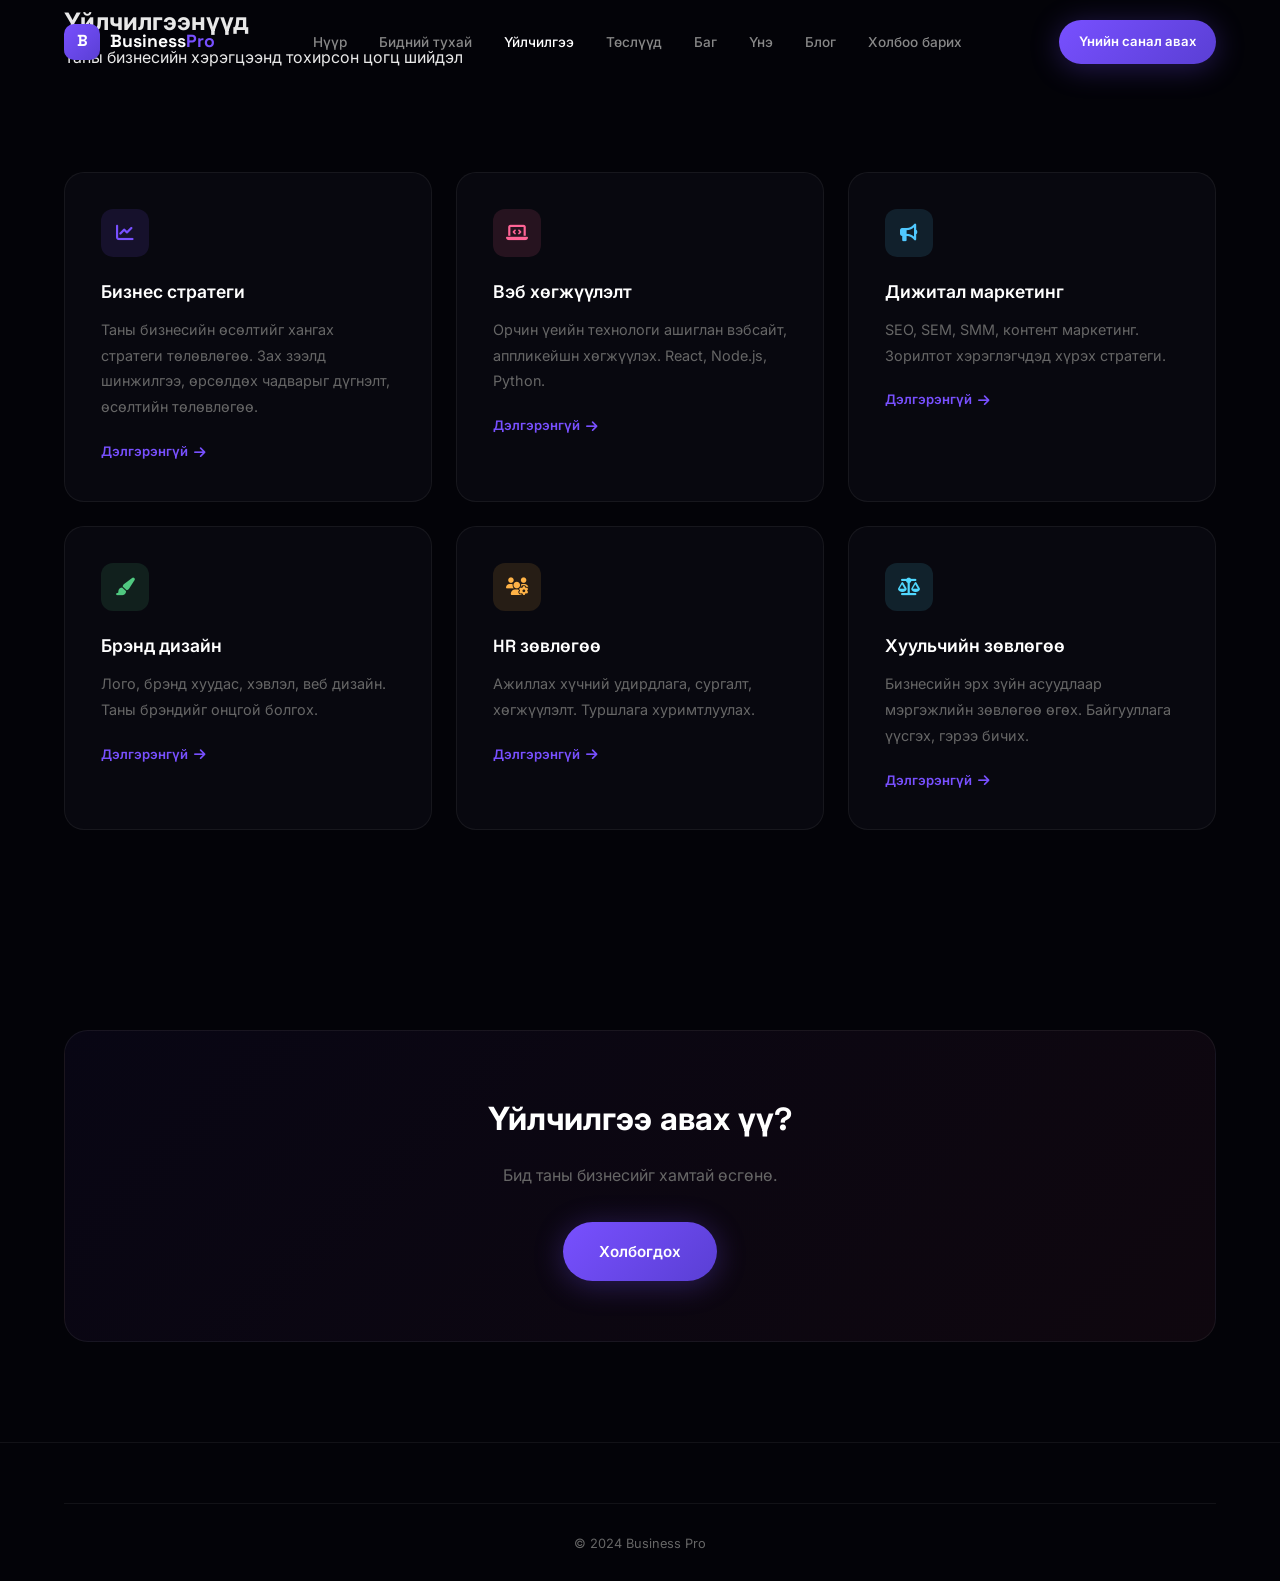
<file: business-pro/pages/services.html>
<!DOCTYPE html>
<html lang="mn">
<head>
  <meta charset="UTF-8">
  <meta name="viewport" content="width=device-width, initial-scale=1.0">
  <title>Үйлчилгээ — Business Pro</title>
  <meta name="description" content="Business Pro ийн мэргэжлийн үйлчилгээ: стратеги, хөгжүүлэлт, маркетинг, HR зөвлөгөө." />
  <link rel="preconnect" href="https://fonts.googleapis.com">
  <link href="https://fonts.googleapis.com/css2?family=Inter:wght@300;400;500;600;700;800;900&family=Space+Grotesk:wght@400;500;600;700&display=swap" rel="stylesheet">
  <link rel="stylesheet" href="https://cdnjs.cloudflare.com/ajax/libs/font-awesome/6.5.0/css/all.min.css">
  <link rel="stylesheet" href="../assets/css/style.css">
</head>
<body>
  <nav class="nav" id="navbar">
    <div class="nav-container">
      <a href="../index.html" class="nav-logo">
        <span class="logo-icon">B</span>
        <span class="logo-text">Business<span class="logo-accent">Pro</span></span>
      </a>
      <ul class="nav-links">
        <li><a href="../index.html">Нүүр</a></li>
        <li><a href="about.html">Бидний тухай</a></li>
        <li><a href="services.html" class="active">Үйлчилгээ</a></li>
        <li><a href="projects.html">Төслүүд</a></li>
        <li><a href="team.html">Баг</a></li>
        <li><a href="pricing.html">Үнэ</a></li>
        <li><a href="blog.html">Блог</a></li>
        <li><a href="contact.html">Холбоо барих</a></li>
      </ul>
      <div class="nav-actions">
        <a href="contact.html" class="btn btn-primary btn-sm">Үнийн санал авах</a>
      </div>
      <button class="nav-toggle" id="navToggle"><span></span><span></span><span></span></button>
    </div>
  </nav>

  <section class="page-header">
    <div class="container">
      <h1>Үйлчилгээнүүд</h1>
      <p>Таны бизнесийн хэрэгцээнд тохирсон цогц шийдэл</p>
    </div>
  </section>

  <section class="section">
    <div class="container">
      <div class="services-grid">
        <div class="service-card">
          <div class="service-icon purple"><i class="fas fa-chart-line"></i></div>
          <h3>Бизнес стратеги</h3>
          <p>Таны бизнесийн өсөлтийг хангах стратеги төлөвлөгөө. Зах зээлд шинжилгээ, өрсөлдөх чадварыг дүгнэлт, өсөлтийн төлөвлөгөө.</p>
          <a href="#" class="service-link">Дэлгэрэнгүй <i class="fas fa-arrow-right"></i></a>
        </div>
        <div class="service-card">
          <div class="service-icon pink"><i class="fas fa-laptop-code"></i></div>
          <h3>Вэб хөгжүүлэлт</h3>
          <p>Орчин үеийн технологи ашиглан вэбсайт, аппликейшн хөгжүүлэх. React, Node.js, Python.</p>
          <a href="#" class="service-link">Дэлгэрэнгүй <i class="fas fa-arrow-right"></i></a>
        </div>
        <div class="service-card">
          <div class="service-icon blue"><i class="fas fa-bullhorn"></i></div>
          <h3>Дижитал маркетинг</h3>
          <p>SEO, SEM, SMM, контент маркетинг. Зорилтот хэрэглэгчдэд хүрэх стратеги.</p>
          <a href="#" class="service-link">Дэлгэрэнгүй <i class="fas fa-arrow-right"></i></a>
        </div>
        <div class="service-card">
          <div class="service-icon green"><i class="fas fa-paint-brush"></i></div>
          <h3>Брэнд дизайн</h3>
          <p>Лого, брэнд хуудас, хэвлэл, веб дизайн. Таны брэндийг онцгой болгох.</p>
          <a href="#" class="service-link">Дэлгэрэнгүй <i class="fas fa-arrow-right"></i></a>
        </div>
        <div class="service-card">
          <div class="service-icon orange"><i class="fas fa-users-cog"></i></div>
          <h3>HR зөвлөгөө</h3>
          <p>Ажиллах хүчний удирдлага, сургалт, хөгжүүлэлт. Туршлага хуримтлуулах.</p>
          <a href="#" class="service-link">Дэлгэрэнгүй <i class="fas fa-arrow-right"></i></a>
        </div>
        <div class="service-card">
          <div class="service-icon cyan"><i class="fas fa-balance-scale"></i></div>
          <h3>Хуульчийн зөвлөгөө</h3>
          <p>Бизнесийн эрх зүйн асуудлаар мэргэжлийн зөвлөгөө өгөх. Байгууллага үүсгэх, гэрээ бичих.</p>
          <a href="#" class="service-link">Дэлгэрэнгүй <i class="fas fa-arrow-right"></i></a>
        </div>
      </div>
    </div>
  </section>

  <section class="cta section">
    <div class="container">
      <div class="cta-box">
        <h2>Үйлчилгээ авах үү?</h2>
        <p>Бид таны бизнесийг хамтай өсгөнө.</p>
        <div class="cta-actions">
          <a href="contact.html" class="btn btn-primary btn-lg">Холбогдох</a>
        </div>
      </div>
    </div>
  </section>

  <footer class="footer">
    <div class="container">
      <div class="footer-bottom"><span>&copy; 2024 Business Pro</span></div>
    </div>
  </footer>
  <script src="../assets/js/main.js"></script>
</body>
</html>
</file>
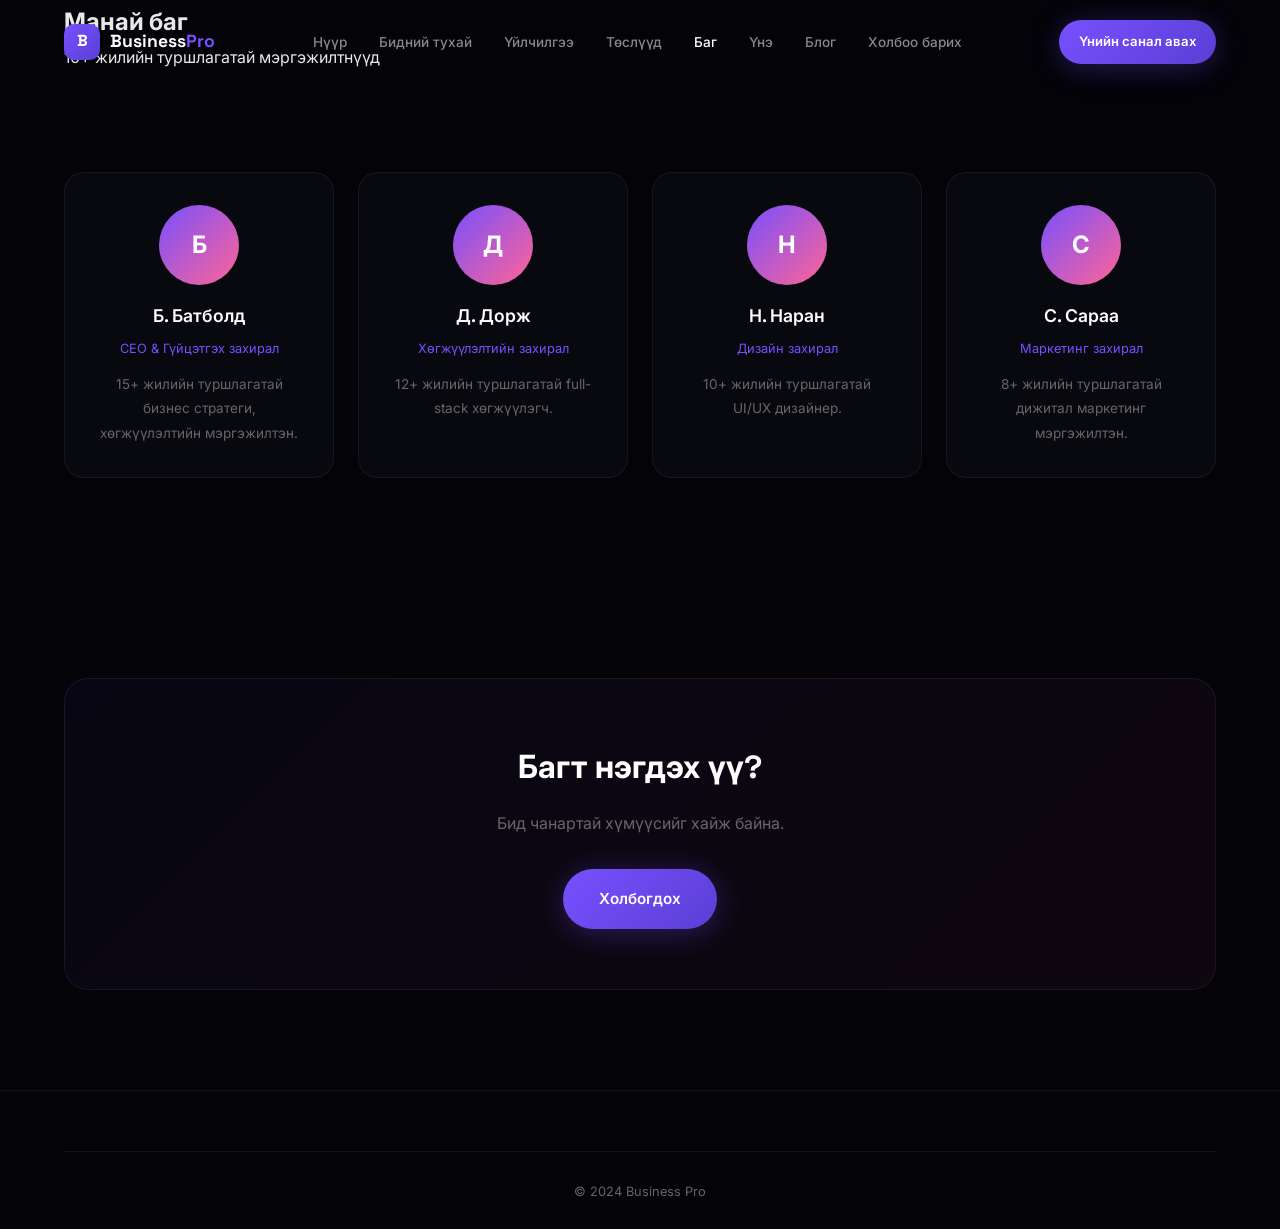
<file: business-pro/pages/team.html>
<!DOCTYPE html>
<html lang="mn">
<head>
  <meta charset="UTF-8">
  <meta name="viewport" content="width=device-width, initial-scale=1.0">
  <title>Баг — Business Pro</title>
  <meta name="description" content="Business Pro-ийн мэргэжлийн баг. 10+ жилийн туршлагатай мэргэжилтнүүд." />
  <link rel="preconnect" href="https://fonts.googleapis.com">
  <link href="https://fonts.googleapis.com/css2?family=Inter:wght@300;400;500;600;700;800;900&family=Space+Grotesk:wght@400;500;600;700&display=swap" rel="stylesheet">
  <link rel="stylesheet" href="https://cdnjs.cloudflare.com/ajax/libs/font-awesome/6.5.0/css/all.min.css">
  <link rel="stylesheet" href="../assets/css/style.css">
</head>
<body>
  <nav class="nav" id="navbar">
    <div class="nav-container">
      <a href="../index.html" class="nav-logo">
        <span class="logo-icon">B</span>
        <span class="logo-text">Business<span class="logo-accent">Pro</span></span>
      </a>
      <ul class="nav-links">
        <li><a href="../index.html">Нүүр</a></li>
        <li><a href="about.html">Бидний тухай</a></li>
        <li><a href="services.html">Үйлчилгээ</a></li>
        <li><a href="projects.html">Төслүүд</a></li>
        <li><a href="team.html" class="active">Баг</a></li>
        <li><a href="pricing.html">Үнэ</a></li>
        <li><a href="blog.html">Блог</a></li>
        <li><a href="contact.html">Холбоо барих</a></li>
      </ul>
      <div class="nav-actions">
        <a href="contact.html" class="btn btn-primary btn-sm">Үнийн санал авах</a>
      </div>
      <button class="nav-toggle" id="navToggle"><span></span><span></span><span></span></button>
    </div>
  </nav>

  <section class="page-header">
    <div class="container">
      <h1>Манай баг</h1>
      <p>10+ жилийн туршлагатай мэргэжилтнүүд</p>
    </div>
  </section>

  <section class="section">
    <div class="container">
      <div class="team-grid">
        <div class="team-card">
          <div class="team-avatar">Б</div>
          <h3>Б. Батболд</h3>
          <span class="team-role">CEO & Гүйцэтгэх захирал</span>
          <p>15+ жилийн туршлагатай бизнес стратеги, хөгжүүлэлтийн мэргэжилтэн.</p>
        </div>
        <div class="team-card">
          <div class="team-avatar">Д</div>
          <h3>Д. Дорж</h3>
          <span class="team-role">Хөгжүүлэлтийн захирал</span>
          <p>12+ жилийн туршлагатай full-stack хөгжүүлэгч.</p>
        </div>
        <div class="team-card">
          <div class="team-avatar">Н</div>
          <h3>Н. Наран</h3>
          <span class="team-role">Дизайн захирал</span>
          <p>10+ жилийн туршлагатай UI/UX дизайнер.</p>
        </div>
        <div class="team-card">
          <div class="team-avatar">С</div>
          <h3>С. Сараа</h3>
          <span class="team-role">Маркетинг захирал</span>
          <p>8+ жилийн туршлагатай дижитал маркетинг мэргэжилтэн.</p>
        </div>
      </div>
    </div>
  </section>

  <section class="cta section">
    <div class="container">
      <div class="cta-box">
        <h2>Багт нэгдэх үү?</h2>
        <p>Бид чанартай хүмүүсийг хайж байна.</p>
        <div class="cta-actions">
          <a href="contact.html" class="btn btn-primary btn-lg">Холбогдох</a>
        </div>
      </div>
    </div>
  </section>

  <footer class="footer">
    <div class="container">
      <div class="footer-bottom"><span>&copy; 2024 Business Pro</span></div>
    </div>
  </footer>
  <script src="../assets/js/main.js"></script>
  <style>
    .team-grid { display: grid; grid-template-columns: repeat(4, 1fr); gap: 24px; }
    .team-card { background: var(--bg-card); border: 1px solid var(--border); border-radius: 20px; padding: 32px; text-align: center; transition: all 0.4s; }
    .team-card:hover { border-color: rgba(120,80,255,0.2); transform: translateY(-4px); }
    .team-avatar { width: 80px; height: 80px; border-radius: 50%; background: linear-gradient(135deg, var(--accent), var(--accent-2)); display: flex; align-items: center; justify-content: center; font-family: var(--font-heading); font-size: 1.5rem; font-weight: 700; color: #fff; margin: 0 auto 16px; }
    .team-card h3 { font-family: var(--font-heading); font-size: 1.1rem; font-weight: 600; color: #fff; margin-bottom: 4px; }
    .team-role { font-size: 0.8rem; color: var(--accent); margin-bottom: 12px; display: block; }
    .team-card p { font-size: 0.85rem; color: var(--text-muted); }
    @media (max-width: 1024px) { .team-grid { grid-template-columns: repeat(2, 1fr); } }
    @media (max-width: 640px) { .team-grid { grid-template-columns: 1fr; } }
  </style>
</body>
</html>
</file>
<file: business-pro/assets/css/style.css>
/* ===== BUSINESS PRO - PREMIUM TEMPLATE ===== */
*, *::before, *::after { margin: 0; padding: 0; box-sizing: border-box; }
html { scroll-behavior: smooth; font-size: 16px; -webkit-font-smoothing: antialiased; }
:root {
  --font-heading: 'Space Grotesk', 'Inter', sans-serif;
  --font-body: 'Inter', sans-serif;
  --accent: #7850ff;
  --accent-2: #ff6496;
  --accent-3: #50c8ff;
  --bg: #030308;
  --bg-card: rgba(13,13,20,0.6);
  --border: rgba(255,255,255,0.06);
  --text: #e8e8e8;
  --text-muted: #666;
  --glass: rgba(255,255,255,0.04);
  --ease-out: cubic-bezier(0.16, 1, 0.3, 1);
}
body { font-family: var(--font-body); background: var(--bg); color: var(--text); line-height: 1.8; overflow-x: hidden; }
a { text-decoration: none; color: inherit; }
.container { max-width: 1200px; margin: 0 auto; padding: 0 24px; }
.section { padding: 100px 0; }
.section-header { text-align: center; margin-bottom: 64px; }
.section-badge { display: inline-block; padding: 6px 16px; background: rgba(120,80,255,0.1); border-radius: 100px; font-size: 0.7rem; font-weight: 700; letter-spacing: 2px; color: var(--accent); margin-bottom: 16px; }
.section-title { font-family: var(--font-heading); font-size: 2.5rem; font-weight: 700; color: #fff; margin-bottom: 12px; }
.section-desc { font-size: 1.05rem; color: var(--text-muted); max-width: 600px; margin: 0 auto; }
.gradient-text { background: linear-gradient(135deg, var(--accent), var(--accent-2)); -webkit-background-clip: text; -webkit-text-fill-color: transparent; background-clip: text; }

/* NAV */
.nav { position: fixed; top: 0; left: 0; right: 0; z-index: 1000; padding: 20px 0; transition: all 0.5s; }
.nav.scrolled { background: rgba(3,3,8,0.9); backdrop-filter: blur(20px); border-bottom: 1px solid var(--border); padding: 14px 0; }
.nav-container { max-width: 1200px; margin: 0 auto; padding: 0 24px; display: flex; align-items: center; justify-content: space-between; }
.nav-logo { display: flex; align-items: center; gap: 10px; }
.logo-icon { width: 36px; height: 36px; border-radius: 10px; background: linear-gradient(135deg, var(--accent), #5a3fd4); display: flex; align-items: center; justify-content: center; font-family: var(--font-heading); font-weight: 700; color: #fff; font-size: 1rem; }
.logo-text { font-family: var(--font-heading); font-size: 1.1rem; font-weight: 700; color: #fff; }
.logo-accent { color: var(--accent); }
.nav-links { display: flex; align-items: center; gap: 32px; list-style: none; }
.nav-links a { font-size: 0.85rem; font-weight: 500; color: #888; transition: all 0.3s; }
.nav-links a:hover, .nav-links a.active { color: #fff; }
.nav-actions { display: flex; align-items: center; gap: 16px; }
.nav-toggle { display: none; flex-direction: column; gap: 5px; background: none; border: none; cursor: pointer; }
.nav-toggle span { display: block; width: 22px; height: 2px; background: #fff; }

/* BUTTONS */
.btn { display: inline-flex; align-items: center; gap: 10px; padding: 14px 28px; border-radius: 100px; font-weight: 600; font-size: 0.88rem; cursor: pointer; transition: all 0.4s; border: none; }
.btn-sm { padding: 10px 20px; font-size: 0.82rem; }
.btn-lg { padding: 16px 36px; font-size: 0.95rem; }
.btn-primary { background: linear-gradient(135deg, var(--accent), #5a3fd4); color: #fff; box-shadow: 0 4px 30px rgba(120,80,255,0.3); }
.btn-primary:hover { transform: translateY(-3px); box-shadow: 0 8px 50px rgba(120,80,255,0.4); }
.btn-ghost { border: 1px solid var(--border); color: #aaa; background: var(--glass); }
.btn-ghost:hover { border-color: rgba(255,255,255,0.2); color: #fff; }

/* HERO */
.hero { min-height: 100vh; display: flex; align-items: center; position: relative; padding: 160px 0 80px; overflow: hidden; }
.hero-bg { position: absolute; inset: 0; pointer-events: none; z-index: 0; }
.hero-orb { position: absolute; border-radius: 50%; filter: blur(100px); animation: orbFloat 20s ease-in-out infinite; }
.orb-1 { width: 500px; height: 500px; background: radial-gradient(circle, rgba(120,80,255,0.15) 0%, transparent 70%); top: -150px; right: -100px; }
.orb-2 { width: 400px; height: 400px; background: radial-gradient(circle, rgba(255,100,150,0.1) 0%, transparent 70%); bottom: -150px; left: -100px; animation-delay: -8s; }
@keyframes orbFloat { 0%, 100% { transform: translate(0, 0) scale(1); opacity: 0.8; } 50% { transform: translate(20px, -15px) scale(1.05); opacity: 1; } }
.hero-grid { position: absolute; inset: 0; background-image: linear-gradient(rgba(255,255,255,0.012) 1px, transparent 1px), linear-gradient(90deg, rgba(255,255,255,0.012) 1px, transparent 1px); background-size: 60px 60px; mask-image: radial-gradient(ellipse at center, black 30%, transparent 70%); }
.hero-content { position: relative; z-index: 1; max-width: 700px; }
.hero-badge { display: inline-flex; align-items: center; gap: 8px; padding: 8px 20px; background: rgba(120,80,255,0.08); border: 1px solid rgba(120,80,255,0.15); border-radius: 100px; font-size: 0.75rem; font-weight: 600; color: var(--accent); margin-bottom: 24px; }
.badge-dot { width: 6px; height: 6px; border-radius: 50%; background: var(--accent); animation: pulse 2s infinite; }
@keyframes pulse { 0%, 100% { opacity: 1; } 50% { opacity: 0.4; } }
.hero-title { font-family: var(--font-heading); font-size: clamp(2.2rem, 5vw, 3.8rem); font-weight: 700; line-height: 1.1; letter-spacing: -1.5px; margin-bottom: 20px; color: #fff; }
.hero-desc { font-size: 1.1rem; color: #999; max-width: 500px; margin-bottom: 32px; line-height: 1.7; }
.hero-actions { display: flex; gap: 12px; flex-wrap: wrap; margin-bottom: 48px; }
.hero-stats { display: flex; gap: 40px; }
.stat-item { display: flex; flex-direction: column; }
.stat-number { font-family: var(--font-heading); font-size: 2rem; font-weight: 700; color: #fff; }
.stat-suffix { font-family: var(--font-heading); font-size: 2rem; font-weight: 700; color: #fff; }
.stat-label { font-size: 0.8rem; color: var(--text-muted); }
.hero-scroll { position: absolute; bottom: 40px; left: 50%; transform: translateX(-50%); display: flex; flex-direction: column; align-items: center; gap: 8px; opacity: 0.4; }
.hero-scroll span { font-size: 0.6rem; color: #666; letter-spacing: 2px; text-transform: uppercase; }
.scroll-line { width: 1px; height: 32px; background: linear-gradient(to bottom, var(--accent), transparent); animation: scrollLine 2s ease-in-out infinite; }
@keyframes scrollLine { 0%, 100% { transform: scaleY(0.3); opacity: 0.3; } 50% { transform: scaleY(1); opacity: 1; } }

/* CLIENTS */
.clients { padding: 60px 0; border-top: 1px solid var(--border); border-bottom: 1px solid var(--border); }
.clients-label { text-align: center; font-size: 0.75rem; color: var(--text-muted); margin-bottom: 24px; letter-spacing: 2px; text-transform: uppercase; }
.clients-grid { display: flex; justify-content: center; gap: 48px; flex-wrap: wrap; }
.client-logo { font-family: var(--font-heading); font-size: 1rem; font-weight: 600; color: #444; }

/* SERVICES */
.services-grid { display: grid; grid-template-columns: repeat(3, 1fr); gap: 24px; }
.service-card { background: var(--bg-card); border: 1px solid var(--border); border-radius: 20px; padding: 36px; transition: all 0.4s; }
.service-card:hover { border-color: rgba(120,80,255,0.2); transform: translateY(-4px); }
.service-icon { width: 48px; height: 48px; border-radius: 12px; display: flex; align-items: center; justify-content: center; font-size: 1.1rem; margin-bottom: 20px; }
.service-icon.purple { background: rgba(120,80,255,0.12); color: #7850ff; }
.service-icon.pink { background: rgba(255,100,150,0.12); color: #ff6496; }
.service-icon.blue { background: rgba(80,200,255,0.12); color: #50c8ff; }
.service-icon.green { background: rgba(80,200,128,0.12); color: #50c880; }
.service-icon.orange { background: rgba(255,179,71,0.12); color: #ffb347; }
.service-icon.cyan { background: rgba(80,216,255,0.12); color: #50d8ff; }
.service-card h3 { font-family: var(--font-heading); font-size: 1.1rem; font-weight: 600; color: #fff; margin-bottom: 8px; }
.service-card p { font-size: 0.9rem; color: var(--text-muted); margin-bottom: 16px; }
.service-link { display: inline-flex; align-items: center; gap: 6px; font-size: 0.82rem; font-weight: 600; color: var(--accent); transition: gap 0.3s; }
.service-link:hover { gap: 10px; }

/* PROJECTS */
.projects-grid { display: grid; grid-template-columns: repeat(3, 1fr); gap: 24px; }
.project-card { background: var(--bg-card); border: 1px solid var(--border); border-radius: 20px; overflow: hidden; transition: all 0.4s; }
.project-card:hover { border-color: rgba(120,80,255,0.2); transform: translateY(-4px); }
.project-image { height: 200px; position: relative; }
.project-overlay { position: absolute; top: 16px; left: 16px; }
.project-category { padding: 4px 12px; background: rgba(0,0,0,0.5); border-radius: 100px; font-size: 0.65rem; color: #fff; backdrop-filter: blur(10px); }
.project-info { padding: 24px; }
.project-info h3 { font-family: var(--font-heading); font-size: 1.1rem; font-weight: 600; color: #fff; margin-bottom: 6px; }
.project-info p { font-size: 0.85rem; color: var(--text-muted); margin-bottom: 16px; }
.project-results { display: flex; gap: 12px; flex-wrap: wrap; }
.result { padding: 4px 10px; background: rgba(120,80,255,0.1); border-radius: 6px; font-size: 0.7rem; font-weight: 600; color: var(--accent); }
.section-cta { text-align: center; margin-top: 48px; }

/* WHY US */
.why-grid { display: grid; grid-template-columns: repeat(4, 1fr); gap: 24px; }
.why-card { background: var(--bg-card); border: 1px solid var(--border); border-radius: 20px; padding: 32px; text-align: center; transition: all 0.4s; }
.why-card:hover { border-color: rgba(120,80,255,0.2); transform: translateY(-4px); }
.why-icon { width: 56px; height: 56px; border-radius: 14px; background: rgba(120,80,255,0.1); display: flex; align-items: center; justify-content: center; font-size: 1.3rem; color: var(--accent); margin: 0 auto 20px; }
.why-card h3 { font-family: var(--font-heading); font-size: 1rem; font-weight: 600; color: #fff; margin-bottom: 8px; }
.why-card p { font-size: 0.85rem; color: var(--text-muted); }

/* PROCESS */
.process-timeline { max-width: 700px; margin: 0 auto; position: relative; }
.process-timeline::before { content: ''; position: absolute; left: 24px; top: 0; bottom: 0; width: 2px; background: linear-gradient(180deg, var(--accent), var(--accent-2)); opacity: 0.2; }
.process-step { display: flex; gap: 24px; margin-bottom: 40px; position: relative; }
.step-number { width: 50px; height: 50px; border-radius: 50%; background: linear-gradient(135deg, var(--accent), var(--accent-2)); display: flex; align-items: center; justify-content: center; font-family: var(--font-heading); font-size: 1rem; font-weight: 700; color: #fff; flex-shrink: 0; z-index: 1; }
.step-content h3 { font-family: var(--font-heading); font-size: 1.1rem; font-weight: 600; color: #fff; margin-bottom: 8px; }
.step-content p { font-size: 0.9rem; color: var(--text-muted); }

/* TESTIMONIALS */
.testimonials-slider { max-width: 700px; margin: 0 auto; position: relative; overflow: hidden; }
.testimonial-card { display: none; text-align: center; padding: 40px; background: var(--bg-card); border: 1px solid var(--border); border-radius: 24px; }
.testimonial-card.active { display: block; animation: fadeIn 0.5s ease; }
@keyframes fadeIn { from { opacity: 0; } to { opacity: 1; } }
.testimonial-stars { font-size: 1rem; margin-bottom: 20px; }
.testimonial-text { font-size: 1.1rem; color: #ccc; line-height: 1.7; margin-bottom: 24px; font-style: italic; }
.testimonial-author { display: flex; align-items: center; justify-content: center; gap: 12px; }
.author-avatar { width: 44px; height: 44px; border-radius: 50%; background: linear-gradient(135deg, var(--accent), var(--accent-2)); display: flex; align-items: center; justify-content: center; font-weight: 700; color: #fff; font-size: 0.9rem; }
.author-info { text-align: left; }
.author-info strong { display: block; color: #fff; font-size: 0.9rem; }
.author-info span { font-size: 0.75rem; color: var(--text-muted); }
.testimonial-dots { display: flex; justify-content: center; gap: 8px; margin-top: 24px; }
.testimonial-dots .dot { width: 8px; height: 8px; border-radius: 50%; background: rgba(255,255,255,0.15); cursor: pointer; transition: all 0.3s; }
.testimonial-dots .dot.active { background: var(--accent); width: 24px; border-radius: 4px; }

/* FAQ */
.faq-list { max-width: 700px; margin: 0 auto; }
.faq-item { border: 1px solid var(--border); border-radius: 12px; margin-bottom: 12px; overflow: hidden; }
.faq-question { width: 100%; display: flex; justify-content: space-between; align-items: center; padding: 20px 24px; background: none; border: none; color: #fff; font-size: 1rem; font-weight: 600; cursor: pointer; text-align: left; }
.faq-question i { transition: transform 0.3s; }
.faq-item.active .faq-question i { transform: rotate(180deg); }
.faq-answer { max-height: 0; overflow: hidden; transition: max-height 0.3s ease; }
.faq-item.active .faq-answer { max-height: 200px; }
.faq-answer p { padding: 0 24px 20px; font-size: 0.9rem; color: var(--text-muted); }

/* CTA */
.cta-box { text-align: center; padding: 60px 40px; background: linear-gradient(135deg, rgba(120,80,255,0.05), rgba(255,100,150,0.05)); border: 1px solid var(--border); border-radius: 24px; }
.cta-box h2 { font-family: var(--font-heading); font-size: 2rem; font-weight: 700; color: #fff; margin-bottom: 12px; }
.cta-box p { font-size: 1rem; color: var(--text-muted); margin-bottom: 32px; }
.cta-actions { display: flex; gap: 12px; justify-content: center; flex-wrap: wrap; }

/* FOOTER */
.footer { padding: 60px 0 24px; background: #030308; border-top: 1px solid var(--border); }
.footer-grid { display: grid; grid-template-columns: 2fr 1fr 1fr 1fr; gap: 40px; margin-bottom: 40px; }
.footer-brand p { font-size: 0.85rem; color: var(--text-muted); margin-top: 12px; }
.footer-links h4, .footer-contact h4 { font-family: var(--font-heading); font-size: 0.9rem; font-weight: 600; color: #fff; margin-bottom: 16px; }
.footer-links a { display: block; font-size: 0.85rem; color: var(--text-muted); margin-bottom: 8px; transition: color 0.3s; }
.footer-links a:hover { color: #fff; }
.footer-contact p { font-size: 0.85rem; color: var(--text-muted); margin-bottom: 8px; display: flex; align-items: center; gap: 8px; }
.footer-contact i { color: var(--accent); width: 16px; }
.footer-bottom { padding-top: 24px; border-top: 1px solid var(--border); text-align: center; }
.footer-bottom span { font-size: 0.8rem; color: #666; }

/* MOBILE */
@media (max-width: 1024px) {
  .services-grid, .projects-grid { grid-template-columns: repeat(2, 1fr); }
  .why-grid { grid-template-columns: repeat(2, 1fr); }
  .footer-grid { grid-template-columns: 1fr 1fr; }
}
@media (max-width: 768px) {
  .nav-links { display: none; }
  .nav-actions { display: none; }
  .nav-toggle { display: flex; }
  .hero { padding: 120px 0 60px; }
  .hero-title { font-size: 2rem; }
  .hero-stats { gap: 24px; }
  .stat-number, .stat-suffix { font-size: 1.5rem; }
  .section { padding: 80px 0; }
  .section-title { font-size: 2rem; }
  .services-grid, .projects-grid, .why-grid { grid-template-columns: 1fr; }
  .footer-grid { grid-template-columns: 1fr; }
}
</file>
